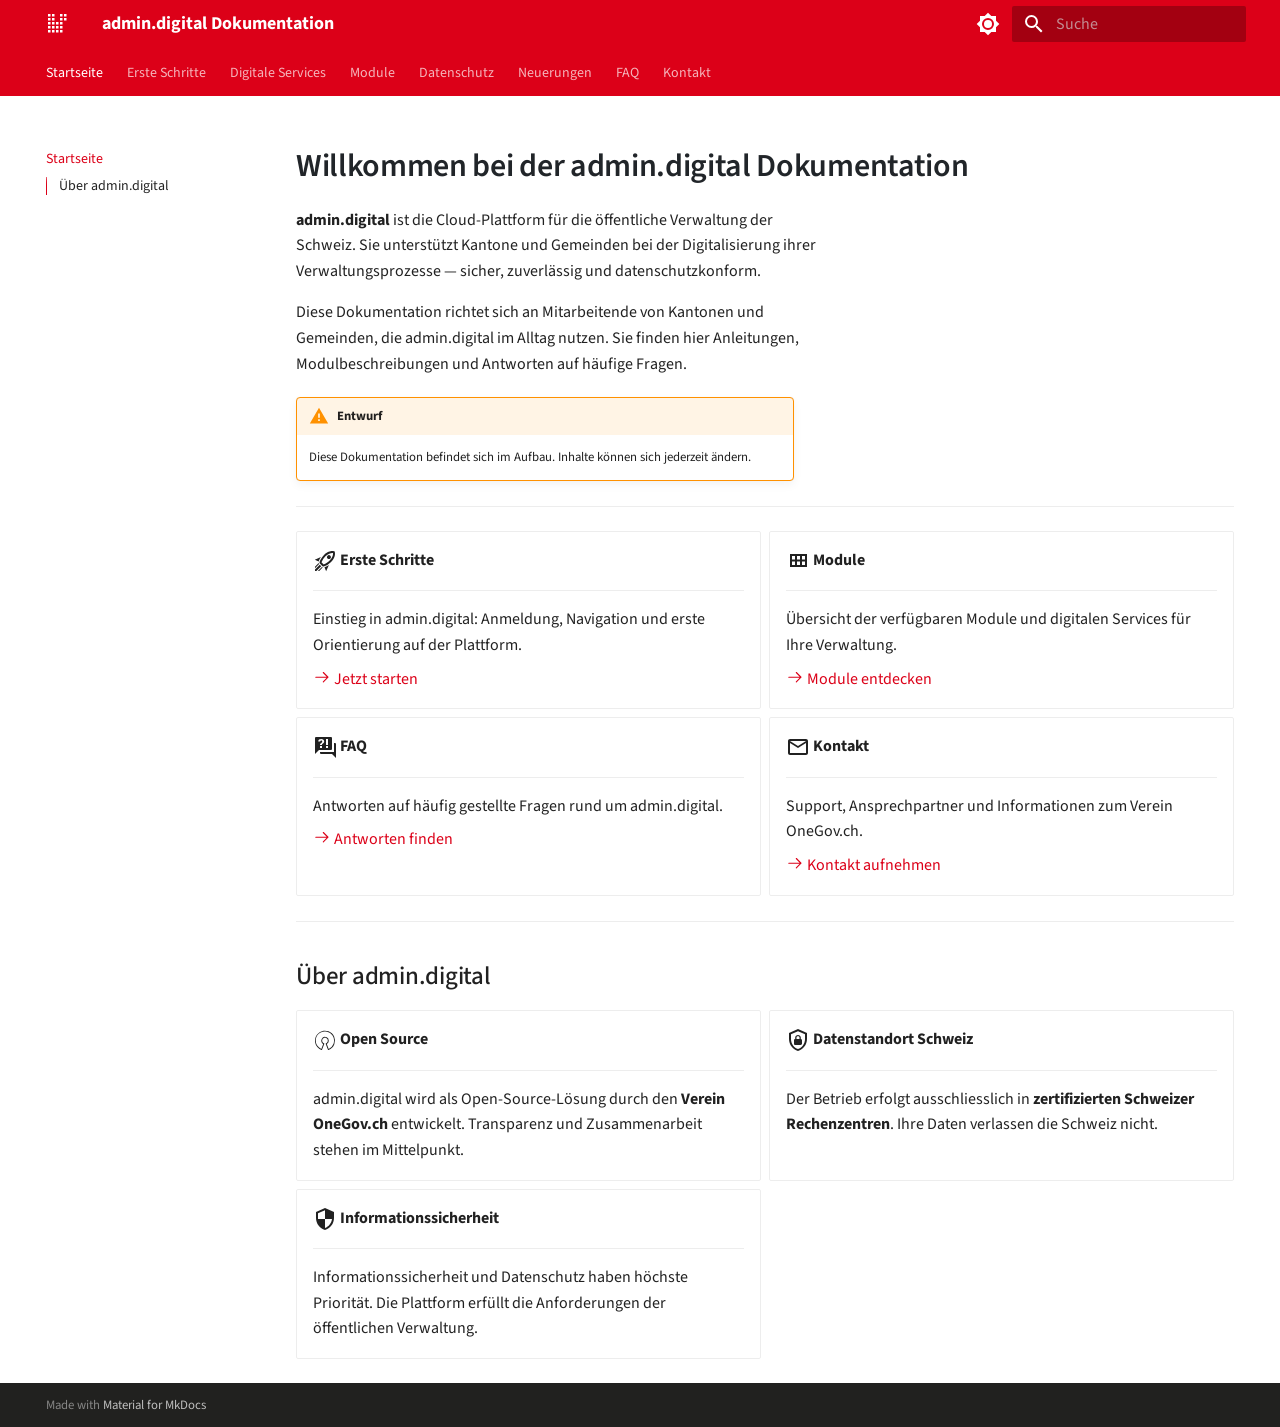
<file: index.html>
<!doctype html>
<html lang="de" class="no-js">
  <head>
    
      <meta charset="utf-8">
      <meta name="viewport" content="width=device-width,initial-scale=1">
      
        <meta name="description" content="Dokumentation der Cloud-Plattform für die öffentliche Verwaltung der Schweiz">
      
      
      
        <link rel="canonical" href="https://docs.admin.digital/">
      
      
      
        <link rel="next" href="erste-schritte/">
      
      
        
      
      
      <link rel="icon" href="img/favicon.svg">
      <meta name="generator" content="mkdocs-1.6.1, mkdocs-material-9.7.1">
    
    
      
        <title>Willkommen bei admin.digital - admin.digital Dokumentation</title>
      
    
    
      <link rel="stylesheet" href="assets/stylesheets/main.484c7ddc.min.css">
      
        
        <link rel="stylesheet" href="assets/stylesheets/palette.ab4e12ef.min.css">
      
      


    
    
      
    
    
      
        
        
        <link rel="preconnect" href="https://fonts.gstatic.com" crossorigin>
        <link rel="stylesheet" href="https://fonts.googleapis.com/css?family=Source+Sans+Pro:300,300i,400,400i,700,700i%7CSource+Code+Pro:400,400i,700,700i&display=fallback">
        <style>:root{--md-text-font:"Source Sans Pro";--md-code-font:"Source Code Pro"}</style>
      
    
    
      <link rel="stylesheet" href="stylesheets/custom.css">
    
    <script>__md_scope=new URL(".",location),__md_hash=e=>[...e].reduce(((e,_)=>(e<<5)-e+_.charCodeAt(0)),0),__md_get=(e,_=localStorage,t=__md_scope)=>JSON.parse(_.getItem(t.pathname+"."+e)),__md_set=(e,_,t=localStorage,a=__md_scope)=>{try{t.setItem(a.pathname+"."+e,JSON.stringify(_))}catch(e){}}</script>
    
      

    
    
  </head>
  
  
    
    
      
    
    
    
    
    <body dir="ltr" data-md-color-scheme="default" data-md-color-primary="custom" data-md-color-accent="custom">
  
    
    <input class="md-toggle" data-md-toggle="drawer" type="checkbox" id="__drawer" autocomplete="off">
    <input class="md-toggle" data-md-toggle="search" type="checkbox" id="__search" autocomplete="off">
    <label class="md-overlay" for="__drawer"></label>
    <div data-md-component="skip">
      
        
        <a href="#willkommen-bei-der-admindigital-dokumentation" class="md-skip">
          Zum Inhalt
        </a>
      
    </div>
    <div data-md-component="announce">
      
    </div>
    
    
      

<header class="md-header" data-md-component="header">
  <nav class="md-header__inner md-grid" aria-label="Kopfzeile">
    <a href="." title="admin.digital Dokumentation" class="md-header__button md-logo" aria-label="admin.digital Dokumentation" data-md-component="logo">
      
  <img src="img/logo.svg" alt="logo">

    </a>
    <label class="md-header__button md-icon" for="__drawer">
      
      <svg xmlns="http://www.w3.org/2000/svg" viewBox="0 0 24 24"><path d="M3 6h18v2H3zm0 5h18v2H3zm0 5h18v2H3z"/></svg>
    </label>
    <div class="md-header__title" data-md-component="header-title">
      <div class="md-header__ellipsis">
        <div class="md-header__topic">
          <span class="md-ellipsis">
            admin.digital Dokumentation
          </span>
        </div>
        <div class="md-header__topic" data-md-component="header-topic">
          <span class="md-ellipsis">
            
              Willkommen bei admin.digital
            
          </span>
        </div>
      </div>
    </div>
    
      
        <form class="md-header__option" data-md-component="palette">
  
    
    
    
    <input class="md-option" data-md-color-media="" data-md-color-scheme="default" data-md-color-primary="custom" data-md-color-accent="custom"  aria-label="Dunkelmodus aktivieren"  type="radio" name="__palette" id="__palette_0">
    
      <label class="md-header__button md-icon" title="Dunkelmodus aktivieren" for="__palette_1" hidden>
        <svg xmlns="http://www.w3.org/2000/svg" viewBox="0 0 24 24"><path d="M12 8a4 4 0 0 0-4 4 4 4 0 0 0 4 4 4 4 0 0 0 4-4 4 4 0 0 0-4-4m0 10a6 6 0 0 1-6-6 6 6 0 0 1 6-6 6 6 0 0 1 6 6 6 6 0 0 1-6 6m8-9.31V4h-4.69L12 .69 8.69 4H4v4.69L.69 12 4 15.31V20h4.69L12 23.31 15.31 20H20v-4.69L23.31 12z"/></svg>
      </label>
    
  
    
    
    
    <input class="md-option" data-md-color-media="" data-md-color-scheme="slate" data-md-color-primary="custom" data-md-color-accent="custom"  aria-label="Hellmodus aktivieren"  type="radio" name="__palette" id="__palette_1">
    
      <label class="md-header__button md-icon" title="Hellmodus aktivieren" for="__palette_0" hidden>
        <svg xmlns="http://www.w3.org/2000/svg" viewBox="0 0 24 24"><path d="M12 18c-.89 0-1.74-.2-2.5-.55C11.56 16.5 13 14.42 13 12s-1.44-4.5-3.5-5.45C10.26 6.2 11.11 6 12 6a6 6 0 0 1 6 6 6 6 0 0 1-6 6m8-9.31V4h-4.69L12 .69 8.69 4H4v4.69L.69 12 4 15.31V20h4.69L12 23.31 15.31 20H20v-4.69L23.31 12z"/></svg>
      </label>
    
  
</form>
      
    
    
      <script>var palette=__md_get("__palette");if(palette&&palette.color){if("(prefers-color-scheme)"===palette.color.media){var media=matchMedia("(prefers-color-scheme: light)"),input=document.querySelector(media.matches?"[data-md-color-media='(prefers-color-scheme: light)']":"[data-md-color-media='(prefers-color-scheme: dark)']");palette.color.media=input.getAttribute("data-md-color-media"),palette.color.scheme=input.getAttribute("data-md-color-scheme"),palette.color.primary=input.getAttribute("data-md-color-primary"),palette.color.accent=input.getAttribute("data-md-color-accent")}for(var[key,value]of Object.entries(palette.color))document.body.setAttribute("data-md-color-"+key,value)}</script>
    
    
    
      
      
        <label class="md-header__button md-icon" for="__search">
          
          <svg xmlns="http://www.w3.org/2000/svg" viewBox="0 0 24 24"><path d="M9.5 3A6.5 6.5 0 0 1 16 9.5c0 1.61-.59 3.09-1.56 4.23l.27.27h.79l5 5-1.5 1.5-5-5v-.79l-.27-.27A6.52 6.52 0 0 1 9.5 16 6.5 6.5 0 0 1 3 9.5 6.5 6.5 0 0 1 9.5 3m0 2C7 5 5 7 5 9.5S7 14 9.5 14 14 12 14 9.5 12 5 9.5 5"/></svg>
        </label>
        <div class="md-search" data-md-component="search" role="dialog">
  <label class="md-search__overlay" for="__search"></label>
  <div class="md-search__inner" role="search">
    <form class="md-search__form" name="search">
      <input type="text" class="md-search__input" name="query" aria-label="Suche" placeholder="Suche" autocapitalize="off" autocorrect="off" autocomplete="off" spellcheck="false" data-md-component="search-query" required>
      <label class="md-search__icon md-icon" for="__search">
        
        <svg xmlns="http://www.w3.org/2000/svg" viewBox="0 0 24 24"><path d="M9.5 3A6.5 6.5 0 0 1 16 9.5c0 1.61-.59 3.09-1.56 4.23l.27.27h.79l5 5-1.5 1.5-5-5v-.79l-.27-.27A6.52 6.52 0 0 1 9.5 16 6.5 6.5 0 0 1 3 9.5 6.5 6.5 0 0 1 9.5 3m0 2C7 5 5 7 5 9.5S7 14 9.5 14 14 12 14 9.5 12 5 9.5 5"/></svg>
        
        <svg xmlns="http://www.w3.org/2000/svg" viewBox="0 0 24 24"><path d="M20 11v2H8l5.5 5.5-1.42 1.42L4.16 12l7.92-7.92L13.5 5.5 8 11z"/></svg>
      </label>
      <nav class="md-search__options" aria-label="Suche">
        
        <button type="reset" class="md-search__icon md-icon" title="Zurücksetzen" aria-label="Zurücksetzen" tabindex="-1">
          
          <svg xmlns="http://www.w3.org/2000/svg" viewBox="0 0 24 24"><path d="M19 6.41 17.59 5 12 10.59 6.41 5 5 6.41 10.59 12 5 17.59 6.41 19 12 13.41 17.59 19 19 17.59 13.41 12z"/></svg>
        </button>
      </nav>
      
        <div class="md-search__suggest" data-md-component="search-suggest"></div>
      
    </form>
    <div class="md-search__output">
      <div class="md-search__scrollwrap" tabindex="0" data-md-scrollfix>
        <div class="md-search-result" data-md-component="search-result">
          <div class="md-search-result__meta">
            Suche wird initialisiert
          </div>
          <ol class="md-search-result__list" role="presentation"></ol>
        </div>
      </div>
    </div>
  </div>
</div>
      
    
    
  </nav>
  
</header>
    
    <div class="md-container" data-md-component="container">
      
      
        
          
            
<nav class="md-tabs" aria-label="Hauptnavigation" data-md-component="tabs">
  <div class="md-grid">
    <ul class="md-tabs__list">
      
        
  
  
  
    
  
  
    <li class="md-tabs__item md-tabs__item--active">
      <a href="." class="md-tabs__link">
        
  
  
    
  
  Startseite

      </a>
    </li>
  

      
        
  
  
  
  
    
    
      <li class="md-tabs__item">
        <a href="erste-schritte/" class="md-tabs__link">
          
  
  
    
  
  Erste Schritte

        </a>
      </li>
    
  

      
        
  
  
  
  
    <li class="md-tabs__item">
      <a href="services/" class="md-tabs__link">
        
  
  
    
  
  Digitale Services

      </a>
    </li>
  

      
        
  
  
  
  
    
    
      <li class="md-tabs__item">
        <a href="module/" class="md-tabs__link">
          
  
  
    
  
  Module

        </a>
      </li>
    
  

      
        
  
  
  
  
    <li class="md-tabs__item">
      <a href="datenschutz/" class="md-tabs__link">
        
  
  
    
  
  Datenschutz

      </a>
    </li>
  

      
        
  
  
  
  
    <li class="md-tabs__item">
      <a href="neuerungen/" class="md-tabs__link">
        
  
  
    
  
  Neuerungen

      </a>
    </li>
  

      
        
  
  
  
  
    
    
      <li class="md-tabs__item">
        <a href="faq/" class="md-tabs__link">
          
  
  
    
  
  FAQ

        </a>
      </li>
    
  

      
        
  
  
  
  
    <li class="md-tabs__item">
      <a href="kontakt/" class="md-tabs__link">
        
  
  
    
  
  Kontakt

      </a>
    </li>
  

      
    </ul>
  </div>
</nav>
          
        
      
      <main class="md-main" data-md-component="main">
        <div class="md-main__inner md-grid">
          
            
              
                
              
              <div class="md-sidebar md-sidebar--primary" data-md-component="sidebar" data-md-type="navigation" >
                <div class="md-sidebar__scrollwrap">
                  <div class="md-sidebar__inner">
                    


  


  

<nav class="md-nav md-nav--primary md-nav--lifted md-nav--integrated" aria-label="Navigation" data-md-level="0">
  <label class="md-nav__title" for="__drawer">
    <a href="." title="admin.digital Dokumentation" class="md-nav__button md-logo" aria-label="admin.digital Dokumentation" data-md-component="logo">
      
  <img src="img/logo.svg" alt="logo">

    </a>
    admin.digital Dokumentation
  </label>
  
  <ul class="md-nav__list" data-md-scrollfix>
    
      
      
  
  
    
  
  
  
    <li class="md-nav__item md-nav__item--active">
      
      <input class="md-nav__toggle md-toggle" type="checkbox" id="__toc">
      
      
        
      
      
        <label class="md-nav__link md-nav__link--active" for="__toc">
          
  
  
  <span class="md-ellipsis">
    
  
    Startseite
  

    
  </span>
  
  

          <span class="md-nav__icon md-icon"></span>
        </label>
      
      <a href="." class="md-nav__link md-nav__link--active">
        
  
  
  <span class="md-ellipsis">
    
  
    Startseite
  

    
  </span>
  
  

      </a>
      
        

<nav class="md-nav md-nav--secondary" aria-label="Inhaltsverzeichnis">
  
  
  
    
  
  
    <label class="md-nav__title" for="__toc">
      <span class="md-nav__icon md-icon"></span>
      Inhaltsverzeichnis
    </label>
    <ul class="md-nav__list" data-md-component="toc" data-md-scrollfix>
      
        <li class="md-nav__item">
  <a href="#uber-admindigital" class="md-nav__link">
    <span class="md-ellipsis">
      
        Über admin.digital
      
    </span>
  </a>
  
</li>
      
    </ul>
  
</nav>
      
    </li>
  

    
      
      
  
  
  
  
    
    
      
        
          
        
      
        
      
    
    
    
      
      
        
      
    
    
    <li class="md-nav__item md-nav__item--nested">
      
        
        
        <input class="md-nav__toggle md-toggle " type="checkbox" id="__nav_2" >
        
          
          <div class="md-nav__link md-nav__container">
            <a href="erste-schritte/" class="md-nav__link ">
              
  
  
  <span class="md-ellipsis">
    
  
    Erste Schritte
  

    
  </span>
  
  

            </a>
            
              
              <label class="md-nav__link " for="__nav_2" id="__nav_2_label" tabindex="0">
                <span class="md-nav__icon md-icon"></span>
              </label>
            
          </div>
        
        <nav class="md-nav" data-md-level="1" aria-labelledby="__nav_2_label" aria-expanded="false">
          <label class="md-nav__title" for="__nav_2">
            <span class="md-nav__icon md-icon"></span>
            
  
    Erste Schritte
  

          </label>
          <ul class="md-nav__list" data-md-scrollfix>
            
              
            
              
                
  
  
  
  
    <li class="md-nav__item">
      <a href="erste-schritte/anmeldung/" class="md-nav__link">
        
  
  
  <span class="md-ellipsis">
    
  
    Anmeldung
  

    
  </span>
  
  

      </a>
    </li>
  

              
            
          </ul>
        </nav>
      
    </li>
  

    
      
      
  
  
  
  
    <li class="md-nav__item">
      <a href="services/" class="md-nav__link">
        
  
  
  <span class="md-ellipsis">
    
  
    Digitale Services
  

    
  </span>
  
  

      </a>
    </li>
  

    
      
      
  
  
  
  
    
    
      
        
          
        
      
    
    
    
      
      
        
      
    
    
    <li class="md-nav__item md-nav__item--nested">
      
        
        
        <input class="md-nav__toggle md-toggle " type="checkbox" id="__nav_4" >
        
          
          <div class="md-nav__link md-nav__container">
            <a href="module/" class="md-nav__link ">
              
  
  
  <span class="md-ellipsis">
    
  
    Module
  

    
  </span>
  
  

            </a>
            
          </div>
        
        <nav class="md-nav" data-md-level="1" aria-labelledby="__nav_4_label" aria-expanded="false">
          <label class="md-nav__title" for="__nav_4">
            <span class="md-nav__icon md-icon"></span>
            
  
    Module
  

          </label>
          <ul class="md-nav__list" data-md-scrollfix>
            
              
            
          </ul>
        </nav>
      
    </li>
  

    
      
      
  
  
  
  
    <li class="md-nav__item">
      <a href="datenschutz/" class="md-nav__link">
        
  
  
  <span class="md-ellipsis">
    
  
    Datenschutz
  

    
  </span>
  
  

      </a>
    </li>
  

    
      
      
  
  
  
  
    <li class="md-nav__item">
      <a href="neuerungen/" class="md-nav__link">
        
  
  
  <span class="md-ellipsis">
    
  
    Neuerungen
  

    
  </span>
  
  

      </a>
    </li>
  

    
      
      
  
  
  
  
    
    
      
        
          
        
      
    
    
    
      
      
        
      
    
    
    <li class="md-nav__item md-nav__item--nested">
      
        
        
        <input class="md-nav__toggle md-toggle " type="checkbox" id="__nav_7" >
        
          
          <div class="md-nav__link md-nav__container">
            <a href="faq/" class="md-nav__link ">
              
  
  
  <span class="md-ellipsis">
    
  
    FAQ
  

    
  </span>
  
  

            </a>
            
          </div>
        
        <nav class="md-nav" data-md-level="1" aria-labelledby="__nav_7_label" aria-expanded="false">
          <label class="md-nav__title" for="__nav_7">
            <span class="md-nav__icon md-icon"></span>
            
  
    FAQ
  

          </label>
          <ul class="md-nav__list" data-md-scrollfix>
            
              
            
          </ul>
        </nav>
      
    </li>
  

    
      
      
  
  
  
  
    <li class="md-nav__item">
      <a href="kontakt/" class="md-nav__link">
        
  
  
  <span class="md-ellipsis">
    
  
    Kontakt
  

    
  </span>
  
  

      </a>
    </li>
  

    
  </ul>
</nav>
                  </div>
                </div>
              </div>
            
            
          
          
            <div class="md-content" data-md-component="content">
              
              <article class="md-content__inner md-typeset">
                
                  
  




<h1 id="willkommen-bei-der-admindigital-dokumentation">Willkommen bei der admin.digital Dokumentation<a class="headerlink" href="#willkommen-bei-der-admindigital-dokumentation" title="Permanent link">&para;</a></h1>
<p><strong>admin.digital</strong> ist die Cloud-Plattform für die öffentliche Verwaltung der Schweiz. Sie unterstützt Kantone und Gemeinden bei der Digitalisierung ihrer Verwaltungsprozesse — sicher, zuverlässig und datenschutzkonform.</p>
<p>Diese Dokumentation richtet sich an Mitarbeitende von Kantonen und Gemeinden, die admin.digital im Alltag nutzen. Sie finden hier Anleitungen, Modulbeschreibungen und Antworten auf häufige Fragen.</p>
<div class="admonition warning">
<p class="admonition-title">Entwurf</p>
<p>Diese Dokumentation befindet sich im Aufbau. Inhalte können sich jederzeit ändern.</p>
</div>
<hr />
<div class="grid cards">
<ul>
<li>
<p><span class="twemoji lg middle"><svg xmlns="http://www.w3.org/2000/svg" viewBox="0 0 24 24"><path d="m13.13 22.19-1.63-3.83c1.57-.58 3.04-1.36 4.4-2.27zM5.64 12.5l-3.83-1.63 6.1-2.77C7 9.46 6.22 10.93 5.64 12.5M19.22 4c.28 0 .53 0 .74.05.17 1.39-.02 4.25-3.3 7.53-1.7 1.71-3.73 3.02-6.01 3.89l-2.15-2.1c.92-2.31 2.23-4.34 3.92-6.03C15.18 4.58 17.64 4 19.22 4m0-2c-1.98 0-4.98.69-8.22 3.93-2.19 2.19-3.5 4.6-4.35 6.71-.28.75-.09 1.57.46 2.13l2.13 2.12c.38.38.89.61 1.42.61.23 0 .47-.06.7-.15A19.1 19.1 0 0 0 18.07 13c5.66-5.66 3.54-10.61 3.54-10.61S20.7 2 19.22 2m-4.68 7.46c-.78-.78-.78-2.05 0-2.83s2.05-.78 2.83 0c.77.78.78 2.05 0 2.83s-2.05.78-2.83 0m-5.66 7.07-1.41-1.41zM6.24 22l3.64-3.64c-.34-.09-.67-.24-.97-.45L4.83 22zM2 22h1.41l4.77-4.76-1.42-1.41L2 20.59zm0-2.83 4.09-4.08c-.21-.3-.36-.62-.45-.97L2 17.76z"/></svg></span> <strong>Erste Schritte</strong></p>
<hr />
<p>Einstieg in admin.digital: Anmeldung, Navigation und erste Orientierung auf der Plattform.</p>
<p><a href="erste-schritte/"><span class="twemoji"><svg xmlns="http://www.w3.org/2000/svg" viewBox="0 0 24 24"><path d="M13.22 19.03a.75.75 0 0 1 0-1.06L18.19 13H3.75a.75.75 0 0 1 0-1.5h14.44l-4.97-4.97a.749.749 0 0 1 .326-1.275.75.75 0 0 1 .734.215l6.25 6.25a.75.75 0 0 1 0 1.06l-6.25 6.25a.75.75 0 0 1-1.06 0"/></svg></span> Jetzt starten</a></p>
</li>
<li>
<p><span class="twemoji lg middle"><svg xmlns="http://www.w3.org/2000/svg" viewBox="0 0 24 24"><path d="M4 5v13h17V5zm10 2v3.5h-3V7zM6 7h3v3.5H6zm0 9v-3.5h3V16zm5 0v-3.5h3V16zm8 0h-3v-3.5h3zm-3-5.5V7h3v3.5z"/></svg></span> <strong>Module</strong></p>
<hr />
<p>Übersicht der verfügbaren Module und digitalen Services für Ihre Verwaltung.</p>
<p><a href="module/"><span class="twemoji"><svg xmlns="http://www.w3.org/2000/svg" viewBox="0 0 24 24"><path d="M13.22 19.03a.75.75 0 0 1 0-1.06L18.19 13H3.75a.75.75 0 0 1 0-1.5h14.44l-4.97-4.97a.749.749 0 0 1 .326-1.275.75.75 0 0 1 .734.215l6.25 6.25a.75.75 0 0 1 0 1.06l-6.25 6.25a.75.75 0 0 1-1.06 0"/></svg></span> Module entdecken</a></p>
</li>
<li>
<p><span class="twemoji lg middle"><svg xmlns="http://www.w3.org/2000/svg" viewBox="0 0 24 24"><path d="M18 15H6l-4 4V3a1 1 0 0 1 1-1h15a1 1 0 0 1 1 1v11a1 1 0 0 1-1 1m5-6v14l-4-4H8a1 1 0 0 1-1-1v-1h14V8h1a1 1 0 0 1 1 1M8.19 4c-.87 0-1.57.2-2.11.59-.52.41-.78.98-.77 1.77l.01.03h1.93c.01-.3.1-.53.28-.69a1 1 0 0 1 .66-.23c.31 0 .57.1.75.28.18.19.26.45.26.75 0 .32-.07.59-.23.82-.14.23-.35.43-.61.59-.51.34-.86.64-1.05.91C7.11 9.08 7 9.5 7 10h2c0-.31.04-.56.13-.74s.26-.36.51-.52c.45-.24.82-.53 1.11-.93s.44-.81.44-1.31c0-.76-.27-1.37-.81-1.82C9.85 4.23 9.12 4 8.19 4M7 11v2h2v-2zm6 2h2v-2h-2zm0-9v6h2V4z"/></svg></span> <strong>FAQ</strong></p>
<hr />
<p>Antworten auf häufig gestellte Fragen rund um admin.digital.</p>
<p><a href="faq/"><span class="twemoji"><svg xmlns="http://www.w3.org/2000/svg" viewBox="0 0 24 24"><path d="M13.22 19.03a.75.75 0 0 1 0-1.06L18.19 13H3.75a.75.75 0 0 1 0-1.5h14.44l-4.97-4.97a.749.749 0 0 1 .326-1.275.75.75 0 0 1 .734.215l6.25 6.25a.75.75 0 0 1 0 1.06l-6.25 6.25a.75.75 0 0 1-1.06 0"/></svg></span> Antworten finden</a></p>
</li>
<li>
<p><span class="twemoji lg middle"><svg xmlns="http://www.w3.org/2000/svg" viewBox="0 0 24 24"><path d="M22 6c0-1.1-.9-2-2-2H4c-1.1 0-2 .9-2 2v12c0 1.1.9 2 2 2h16c1.1 0 2-.9 2-2zm-2 0-8 5-8-5zm0 12H4V8l8 5 8-5z"/></svg></span> <strong>Kontakt</strong></p>
<hr />
<p>Support, Ansprechpartner und Informationen zum Verein OneGov.ch.</p>
<p><a href="kontakt/"><span class="twemoji"><svg xmlns="http://www.w3.org/2000/svg" viewBox="0 0 24 24"><path d="M13.22 19.03a.75.75 0 0 1 0-1.06L18.19 13H3.75a.75.75 0 0 1 0-1.5h14.44l-4.97-4.97a.749.749 0 0 1 .326-1.275.75.75 0 0 1 .734.215l6.25 6.25a.75.75 0 0 1 0 1.06l-6.25 6.25a.75.75 0 0 1-1.06 0"/></svg></span> Kontakt aufnehmen</a></p>
</li>
</ul>
</div>
<hr />
<h2 id="uber-admindigital">Über admin.digital<a class="headerlink" href="#uber-admindigital" title="Permanent link">&para;</a></h2>
<div class="grid cards">
<ul>
<li>
<p><span class="twemoji lg middle"><svg xmlns="http://www.w3.org/2000/svg" viewBox="0 0 24 24"><path d="M15.41 22h-.19a.46.46 0 0 1-.26-.27l-2.22-5.8c-.09-.24.03-.51.26-.61.71-.26 1.28-.82 1.58-1.49.64-1.43 0-3.1-1.43-3.74s-3.1 0-3.74 1.41c-.3.71-.32 1.5-.05 2.19.3.74.89 1.31 1.64 1.59.24.09.37.36.28.61L9 21.69c-.04.12-.13.22-.25.27-.12.04-.25.04-.36 0C3.24 19.97.67 14.18 2.66 9.03s7.78-7.72 12.93-5.73c2.47.96 4.46 2.85 5.54 5.27a9.9 9.9 0 0 1 .2 7.65c-1.01 2.66-3.1 4.78-5.75 5.78zM12 3.59c-4.97-.13-9.1 3.8-9.23 8.77a9.01 9.01 0 0 0 5.55 8.54l1.89-4.9c-1.83-1-2.52-3.28-1.53-5.11a3.784 3.784 0 0 1 5.11-1.53 3.775 3.775 0 0 1 0 6.64l1.89 4.93a9.11 9.11 0 0 0 4.76-5c1.84-4.62-.4-9.85-5.02-11.7A9.1 9.1 0 0 0 12 3.59"/></svg></span> <strong>Open Source</strong></p>
<hr />
<p>admin.digital wird als Open-Source-Lösung durch den <strong>Verein OneGov.ch</strong> entwickelt. Transparenz und Zusammenarbeit stehen im Mittelpunkt.</p>
</li>
<li>
<p><span class="twemoji lg middle"><svg xmlns="http://www.w3.org/2000/svg" viewBox="0 0 24 24"><path d="M21 11c0 5.55-3.84 10.74-9 12-5.16-1.26-9-6.45-9-12V5l9-4 9 4zm-9 10c3.75-1 7-5.46 7-9.78V6.3l-7-3.12L5 6.3v4.92C5 15.54 8.25 20 12 21m2.8-10V9.5C14.8 8.1 13.4 7 12 7S9.2 8.1 9.2 9.5V11c-.6 0-1.2.6-1.2 1.2v3.5c0 .7.6 1.3 1.2 1.3h5.5c.7 0 1.3-.6 1.3-1.2v-3.5c0-.7-.6-1.3-1.2-1.3m-1.3 0h-3V9.5c0-.8.7-1.3 1.5-1.3s1.5.5 1.5 1.3z"/></svg></span> <strong>Datenstandort Schweiz</strong></p>
<hr />
<p>Der Betrieb erfolgt ausschliesslich in <strong>zertifizierten Schweizer Rechenzentren</strong>. Ihre Daten verlassen die Schweiz nicht.</p>
</li>
<li>
<p><span class="twemoji lg middle"><svg xmlns="http://www.w3.org/2000/svg" viewBox="0 0 24 24"><path d="M12 12h7c-.53 4.11-3.28 7.78-7 8.92zH5V6.3l7-3.11M12 1 3 5v6c0 5.55 3.84 10.73 9 12 5.16-1.27 9-6.45 9-12V5z"/></svg></span> <strong>Informationssicherheit</strong></p>
<hr />
<p>Informationssicherheit und Datenschutz haben höchste Priorität. Die Plattform erfüllt die Anforderungen der öffentlichen Verwaltung.</p>
</li>
</ul>
</div>







  
  




  



                
              </article>
            </div>
          
          
<script>var target=document.getElementById(location.hash.slice(1));target&&target.name&&(target.checked=target.name.startsWith("__tabbed_"))</script>
        </div>
        
          <button type="button" class="md-top md-icon" data-md-component="top" hidden>
  
  <svg xmlns="http://www.w3.org/2000/svg" viewBox="0 0 24 24"><path d="M13 20h-2V8l-5.5 5.5-1.42-1.42L12 4.16l7.92 7.92-1.42 1.42L13 8z"/></svg>
  Zurück zum Seitenanfang
</button>
        
      </main>
      
        <footer class="md-footer">
  
  <div class="md-footer-meta md-typeset">
    <div class="md-footer-meta__inner md-grid">
      <div class="md-copyright">
  
  
    Made with
    <a href="https://squidfunk.github.io/mkdocs-material/" target="_blank" rel="noopener">
      Material for MkDocs
    </a>
  
</div>
      
    </div>
  </div>
</footer>
      
    </div>
    <div class="md-dialog" data-md-component="dialog">
      <div class="md-dialog__inner md-typeset"></div>
    </div>
    
    
    
      
      
      <script id="__config" type="application/json">{"annotate": null, "base": ".", "features": ["navigation.tabs", "navigation.sections", "navigation.top", "navigation.indexes", "search.suggest", "search.highlight", "content.code.copy", "toc.integrate"], "search": "assets/javascripts/workers/search.2c215733.min.js", "tags": null, "translations": {"clipboard.copied": "In Zwischenablage kopiert", "clipboard.copy": "In Zwischenablage kopieren", "search.result.more.one": "1 weiteres Suchergebnis auf dieser Seite", "search.result.more.other": "# weitere Suchergebnisse auf dieser Seite", "search.result.none": "Keine Suchergebnisse", "search.result.one": "1 Suchergebnis", "search.result.other": "# Suchergebnisse", "search.result.placeholder": "Suchbegriff eingeben", "search.result.term.missing": "Es fehlt", "select.version": "Version ausw\u00e4hlen"}, "version": null}</script>
    
    
      <script src="assets/javascripts/bundle.79ae519e.min.js"></script>
      
        <script src="javascripts/custom.js"></script>
      
    
  </body>
</html>
</file>
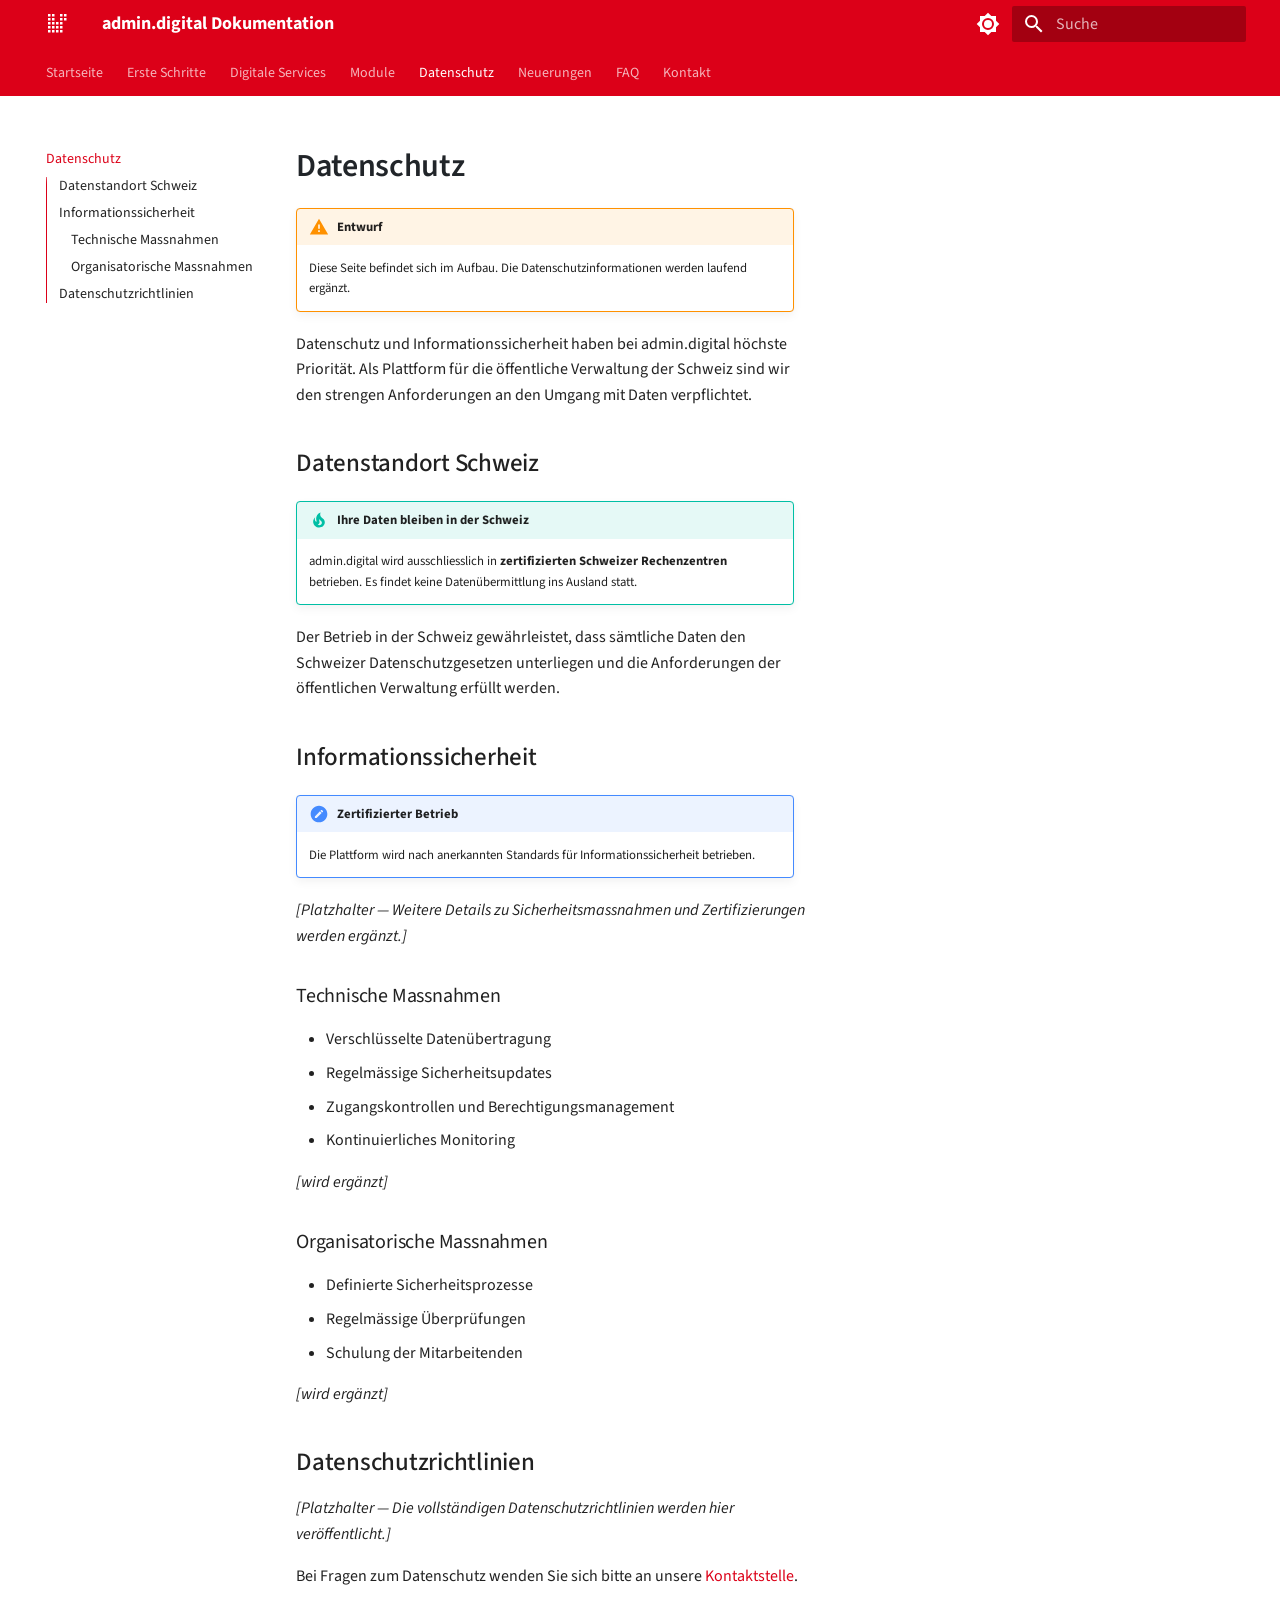
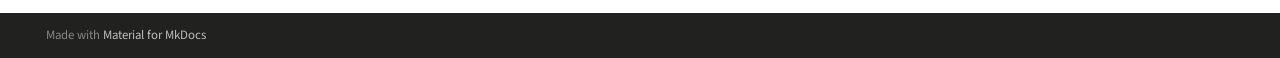
<file: datenschutz/index.html>
<!doctype html>
<html lang="de" class="no-js">
  <head>
    
      <meta charset="utf-8">
      <meta name="viewport" content="width=device-width,initial-scale=1">
      
        <meta name="description" content="Informationen zu Datenschutz und Informationssicherheit bei admin.digital">
      
      
      
        <link rel="canonical" href="https://docs.admin.digital/datenschutz/">
      
      
        <link rel="prev" href="../module/">
      
      
        <link rel="next" href="../neuerungen/">
      
      
        
      
      
      <link rel="icon" href="../img/favicon.svg">
      <meta name="generator" content="mkdocs-1.6.1, mkdocs-material-9.7.1">
    
    
      
        <title>Datenschutz - admin.digital Dokumentation</title>
      
    
    
      <link rel="stylesheet" href="../assets/stylesheets/main.484c7ddc.min.css">
      
        
        <link rel="stylesheet" href="../assets/stylesheets/palette.ab4e12ef.min.css">
      
      


    
    
      
    
    
      
        
        
        <link rel="preconnect" href="https://fonts.gstatic.com" crossorigin>
        <link rel="stylesheet" href="https://fonts.googleapis.com/css?family=Source+Sans+Pro:300,300i,400,400i,700,700i%7CSource+Code+Pro:400,400i,700,700i&display=fallback">
        <style>:root{--md-text-font:"Source Sans Pro";--md-code-font:"Source Code Pro"}</style>
      
    
    
      <link rel="stylesheet" href="../stylesheets/custom.css">
    
    <script>__md_scope=new URL("..",location),__md_hash=e=>[...e].reduce(((e,_)=>(e<<5)-e+_.charCodeAt(0)),0),__md_get=(e,_=localStorage,t=__md_scope)=>JSON.parse(_.getItem(t.pathname+"."+e)),__md_set=(e,_,t=localStorage,a=__md_scope)=>{try{t.setItem(a.pathname+"."+e,JSON.stringify(_))}catch(e){}}</script>
    
      

    
    
  </head>
  
  
    
    
      
    
    
    
    
    <body dir="ltr" data-md-color-scheme="default" data-md-color-primary="custom" data-md-color-accent="custom">
  
    
    <input class="md-toggle" data-md-toggle="drawer" type="checkbox" id="__drawer" autocomplete="off">
    <input class="md-toggle" data-md-toggle="search" type="checkbox" id="__search" autocomplete="off">
    <label class="md-overlay" for="__drawer"></label>
    <div data-md-component="skip">
      
        
        <a href="#datenschutz" class="md-skip">
          Zum Inhalt
        </a>
      
    </div>
    <div data-md-component="announce">
      
    </div>
    
    
      

<header class="md-header" data-md-component="header">
  <nav class="md-header__inner md-grid" aria-label="Kopfzeile">
    <a href=".." title="admin.digital Dokumentation" class="md-header__button md-logo" aria-label="admin.digital Dokumentation" data-md-component="logo">
      
  <img src="../img/logo.svg" alt="logo">

    </a>
    <label class="md-header__button md-icon" for="__drawer">
      
      <svg xmlns="http://www.w3.org/2000/svg" viewBox="0 0 24 24"><path d="M3 6h18v2H3zm0 5h18v2H3zm0 5h18v2H3z"/></svg>
    </label>
    <div class="md-header__title" data-md-component="header-title">
      <div class="md-header__ellipsis">
        <div class="md-header__topic">
          <span class="md-ellipsis">
            admin.digital Dokumentation
          </span>
        </div>
        <div class="md-header__topic" data-md-component="header-topic">
          <span class="md-ellipsis">
            
              Datenschutz
            
          </span>
        </div>
      </div>
    </div>
    
      
        <form class="md-header__option" data-md-component="palette">
  
    
    
    
    <input class="md-option" data-md-color-media="" data-md-color-scheme="default" data-md-color-primary="custom" data-md-color-accent="custom"  aria-label="Dunkelmodus aktivieren"  type="radio" name="__palette" id="__palette_0">
    
      <label class="md-header__button md-icon" title="Dunkelmodus aktivieren" for="__palette_1" hidden>
        <svg xmlns="http://www.w3.org/2000/svg" viewBox="0 0 24 24"><path d="M12 8a4 4 0 0 0-4 4 4 4 0 0 0 4 4 4 4 0 0 0 4-4 4 4 0 0 0-4-4m0 10a6 6 0 0 1-6-6 6 6 0 0 1 6-6 6 6 0 0 1 6 6 6 6 0 0 1-6 6m8-9.31V4h-4.69L12 .69 8.69 4H4v4.69L.69 12 4 15.31V20h4.69L12 23.31 15.31 20H20v-4.69L23.31 12z"/></svg>
      </label>
    
  
    
    
    
    <input class="md-option" data-md-color-media="" data-md-color-scheme="slate" data-md-color-primary="custom" data-md-color-accent="custom"  aria-label="Hellmodus aktivieren"  type="radio" name="__palette" id="__palette_1">
    
      <label class="md-header__button md-icon" title="Hellmodus aktivieren" for="__palette_0" hidden>
        <svg xmlns="http://www.w3.org/2000/svg" viewBox="0 0 24 24"><path d="M12 18c-.89 0-1.74-.2-2.5-.55C11.56 16.5 13 14.42 13 12s-1.44-4.5-3.5-5.45C10.26 6.2 11.11 6 12 6a6 6 0 0 1 6 6 6 6 0 0 1-6 6m8-9.31V4h-4.69L12 .69 8.69 4H4v4.69L.69 12 4 15.31V20h4.69L12 23.31 15.31 20H20v-4.69L23.31 12z"/></svg>
      </label>
    
  
</form>
      
    
    
      <script>var palette=__md_get("__palette");if(palette&&palette.color){if("(prefers-color-scheme)"===palette.color.media){var media=matchMedia("(prefers-color-scheme: light)"),input=document.querySelector(media.matches?"[data-md-color-media='(prefers-color-scheme: light)']":"[data-md-color-media='(prefers-color-scheme: dark)']");palette.color.media=input.getAttribute("data-md-color-media"),palette.color.scheme=input.getAttribute("data-md-color-scheme"),palette.color.primary=input.getAttribute("data-md-color-primary"),palette.color.accent=input.getAttribute("data-md-color-accent")}for(var[key,value]of Object.entries(palette.color))document.body.setAttribute("data-md-color-"+key,value)}</script>
    
    
    
      
      
        <label class="md-header__button md-icon" for="__search">
          
          <svg xmlns="http://www.w3.org/2000/svg" viewBox="0 0 24 24"><path d="M9.5 3A6.5 6.5 0 0 1 16 9.5c0 1.61-.59 3.09-1.56 4.23l.27.27h.79l5 5-1.5 1.5-5-5v-.79l-.27-.27A6.52 6.52 0 0 1 9.5 16 6.5 6.5 0 0 1 3 9.5 6.5 6.5 0 0 1 9.5 3m0 2C7 5 5 7 5 9.5S7 14 9.5 14 14 12 14 9.5 12 5 9.5 5"/></svg>
        </label>
        <div class="md-search" data-md-component="search" role="dialog">
  <label class="md-search__overlay" for="__search"></label>
  <div class="md-search__inner" role="search">
    <form class="md-search__form" name="search">
      <input type="text" class="md-search__input" name="query" aria-label="Suche" placeholder="Suche" autocapitalize="off" autocorrect="off" autocomplete="off" spellcheck="false" data-md-component="search-query" required>
      <label class="md-search__icon md-icon" for="__search">
        
        <svg xmlns="http://www.w3.org/2000/svg" viewBox="0 0 24 24"><path d="M9.5 3A6.5 6.5 0 0 1 16 9.5c0 1.61-.59 3.09-1.56 4.23l.27.27h.79l5 5-1.5 1.5-5-5v-.79l-.27-.27A6.52 6.52 0 0 1 9.5 16 6.5 6.5 0 0 1 3 9.5 6.5 6.5 0 0 1 9.5 3m0 2C7 5 5 7 5 9.5S7 14 9.5 14 14 12 14 9.5 12 5 9.5 5"/></svg>
        
        <svg xmlns="http://www.w3.org/2000/svg" viewBox="0 0 24 24"><path d="M20 11v2H8l5.5 5.5-1.42 1.42L4.16 12l7.92-7.92L13.5 5.5 8 11z"/></svg>
      </label>
      <nav class="md-search__options" aria-label="Suche">
        
        <button type="reset" class="md-search__icon md-icon" title="Zurücksetzen" aria-label="Zurücksetzen" tabindex="-1">
          
          <svg xmlns="http://www.w3.org/2000/svg" viewBox="0 0 24 24"><path d="M19 6.41 17.59 5 12 10.59 6.41 5 5 6.41 10.59 12 5 17.59 6.41 19 12 13.41 17.59 19 19 17.59 13.41 12z"/></svg>
        </button>
      </nav>
      
        <div class="md-search__suggest" data-md-component="search-suggest"></div>
      
    </form>
    <div class="md-search__output">
      <div class="md-search__scrollwrap" tabindex="0" data-md-scrollfix>
        <div class="md-search-result" data-md-component="search-result">
          <div class="md-search-result__meta">
            Suche wird initialisiert
          </div>
          <ol class="md-search-result__list" role="presentation"></ol>
        </div>
      </div>
    </div>
  </div>
</div>
      
    
    
  </nav>
  
</header>
    
    <div class="md-container" data-md-component="container">
      
      
        
          
            
<nav class="md-tabs" aria-label="Hauptnavigation" data-md-component="tabs">
  <div class="md-grid">
    <ul class="md-tabs__list">
      
        
  
  
  
  
    <li class="md-tabs__item">
      <a href=".." class="md-tabs__link">
        
  
  
    
  
  Startseite

      </a>
    </li>
  

      
        
  
  
  
  
    
    
      <li class="md-tabs__item">
        <a href="../erste-schritte/" class="md-tabs__link">
          
  
  
    
  
  Erste Schritte

        </a>
      </li>
    
  

      
        
  
  
  
  
    <li class="md-tabs__item">
      <a href="../services/" class="md-tabs__link">
        
  
  
    
  
  Digitale Services

      </a>
    </li>
  

      
        
  
  
  
  
    
    
      <li class="md-tabs__item">
        <a href="../module/" class="md-tabs__link">
          
  
  
    
  
  Module

        </a>
      </li>
    
  

      
        
  
  
  
    
  
  
    <li class="md-tabs__item md-tabs__item--active">
      <a href="./" class="md-tabs__link">
        
  
  
    
  
  Datenschutz

      </a>
    </li>
  

      
        
  
  
  
  
    <li class="md-tabs__item">
      <a href="../neuerungen/" class="md-tabs__link">
        
  
  
    
  
  Neuerungen

      </a>
    </li>
  

      
        
  
  
  
  
    
    
      <li class="md-tabs__item">
        <a href="../faq/" class="md-tabs__link">
          
  
  
    
  
  FAQ

        </a>
      </li>
    
  

      
        
  
  
  
  
    <li class="md-tabs__item">
      <a href="../kontakt/" class="md-tabs__link">
        
  
  
    
  
  Kontakt

      </a>
    </li>
  

      
    </ul>
  </div>
</nav>
          
        
      
      <main class="md-main" data-md-component="main">
        <div class="md-main__inner md-grid">
          
            
              
              <div class="md-sidebar md-sidebar--primary" data-md-component="sidebar" data-md-type="navigation" >
                <div class="md-sidebar__scrollwrap">
                  <div class="md-sidebar__inner">
                    


  


  

<nav class="md-nav md-nav--primary md-nav--lifted md-nav--integrated" aria-label="Navigation" data-md-level="0">
  <label class="md-nav__title" for="__drawer">
    <a href=".." title="admin.digital Dokumentation" class="md-nav__button md-logo" aria-label="admin.digital Dokumentation" data-md-component="logo">
      
  <img src="../img/logo.svg" alt="logo">

    </a>
    admin.digital Dokumentation
  </label>
  
  <ul class="md-nav__list" data-md-scrollfix>
    
      
      
  
  
  
  
    <li class="md-nav__item">
      <a href=".." class="md-nav__link">
        
  
  
  <span class="md-ellipsis">
    
  
    Startseite
  

    
  </span>
  
  

      </a>
    </li>
  

    
      
      
  
  
  
  
    
    
      
        
          
        
      
        
      
    
    
    
      
      
        
      
    
    
    <li class="md-nav__item md-nav__item--nested">
      
        
        
        <input class="md-nav__toggle md-toggle " type="checkbox" id="__nav_2" >
        
          
          <div class="md-nav__link md-nav__container">
            <a href="../erste-schritte/" class="md-nav__link ">
              
  
  
  <span class="md-ellipsis">
    
  
    Erste Schritte
  

    
  </span>
  
  

            </a>
            
              
              <label class="md-nav__link " for="__nav_2" id="__nav_2_label" tabindex="0">
                <span class="md-nav__icon md-icon"></span>
              </label>
            
          </div>
        
        <nav class="md-nav" data-md-level="1" aria-labelledby="__nav_2_label" aria-expanded="false">
          <label class="md-nav__title" for="__nav_2">
            <span class="md-nav__icon md-icon"></span>
            
  
    Erste Schritte
  

          </label>
          <ul class="md-nav__list" data-md-scrollfix>
            
              
            
              
                
  
  
  
  
    <li class="md-nav__item">
      <a href="../erste-schritte/anmeldung/" class="md-nav__link">
        
  
  
  <span class="md-ellipsis">
    
  
    Anmeldung
  

    
  </span>
  
  

      </a>
    </li>
  

              
            
          </ul>
        </nav>
      
    </li>
  

    
      
      
  
  
  
  
    <li class="md-nav__item">
      <a href="../services/" class="md-nav__link">
        
  
  
  <span class="md-ellipsis">
    
  
    Digitale Services
  

    
  </span>
  
  

      </a>
    </li>
  

    
      
      
  
  
  
  
    
    
      
        
          
        
      
    
    
    
      
      
        
      
    
    
    <li class="md-nav__item md-nav__item--nested">
      
        
        
        <input class="md-nav__toggle md-toggle " type="checkbox" id="__nav_4" >
        
          
          <div class="md-nav__link md-nav__container">
            <a href="../module/" class="md-nav__link ">
              
  
  
  <span class="md-ellipsis">
    
  
    Module
  

    
  </span>
  
  

            </a>
            
          </div>
        
        <nav class="md-nav" data-md-level="1" aria-labelledby="__nav_4_label" aria-expanded="false">
          <label class="md-nav__title" for="__nav_4">
            <span class="md-nav__icon md-icon"></span>
            
  
    Module
  

          </label>
          <ul class="md-nav__list" data-md-scrollfix>
            
              
            
          </ul>
        </nav>
      
    </li>
  

    
      
      
  
  
    
  
  
  
    <li class="md-nav__item md-nav__item--active">
      
      <input class="md-nav__toggle md-toggle" type="checkbox" id="__toc">
      
      
        
      
      
        <label class="md-nav__link md-nav__link--active" for="__toc">
          
  
  
  <span class="md-ellipsis">
    
  
    Datenschutz
  

    
  </span>
  
  

          <span class="md-nav__icon md-icon"></span>
        </label>
      
      <a href="./" class="md-nav__link md-nav__link--active">
        
  
  
  <span class="md-ellipsis">
    
  
    Datenschutz
  

    
  </span>
  
  

      </a>
      
        

<nav class="md-nav md-nav--secondary" aria-label="Inhaltsverzeichnis">
  
  
  
    
  
  
    <label class="md-nav__title" for="__toc">
      <span class="md-nav__icon md-icon"></span>
      Inhaltsverzeichnis
    </label>
    <ul class="md-nav__list" data-md-component="toc" data-md-scrollfix>
      
        <li class="md-nav__item">
  <a href="#datenstandort-schweiz" class="md-nav__link">
    <span class="md-ellipsis">
      
        Datenstandort Schweiz
      
    </span>
  </a>
  
</li>
      
        <li class="md-nav__item">
  <a href="#informationssicherheit" class="md-nav__link">
    <span class="md-ellipsis">
      
        Informationssicherheit
      
    </span>
  </a>
  
    <nav class="md-nav" aria-label="Informationssicherheit">
      <ul class="md-nav__list">
        
          <li class="md-nav__item">
  <a href="#technische-massnahmen" class="md-nav__link">
    <span class="md-ellipsis">
      
        Technische Massnahmen
      
    </span>
  </a>
  
</li>
        
          <li class="md-nav__item">
  <a href="#organisatorische-massnahmen" class="md-nav__link">
    <span class="md-ellipsis">
      
        Organisatorische Massnahmen
      
    </span>
  </a>
  
</li>
        
      </ul>
    </nav>
  
</li>
      
        <li class="md-nav__item">
  <a href="#datenschutzrichtlinien" class="md-nav__link">
    <span class="md-ellipsis">
      
        Datenschutzrichtlinien
      
    </span>
  </a>
  
</li>
      
    </ul>
  
</nav>
      
    </li>
  

    
      
      
  
  
  
  
    <li class="md-nav__item">
      <a href="../neuerungen/" class="md-nav__link">
        
  
  
  <span class="md-ellipsis">
    
  
    Neuerungen
  

    
  </span>
  
  

      </a>
    </li>
  

    
      
      
  
  
  
  
    
    
      
        
          
        
      
    
    
    
      
      
        
      
    
    
    <li class="md-nav__item md-nav__item--nested">
      
        
        
        <input class="md-nav__toggle md-toggle " type="checkbox" id="__nav_7" >
        
          
          <div class="md-nav__link md-nav__container">
            <a href="../faq/" class="md-nav__link ">
              
  
  
  <span class="md-ellipsis">
    
  
    FAQ
  

    
  </span>
  
  

            </a>
            
          </div>
        
        <nav class="md-nav" data-md-level="1" aria-labelledby="__nav_7_label" aria-expanded="false">
          <label class="md-nav__title" for="__nav_7">
            <span class="md-nav__icon md-icon"></span>
            
  
    FAQ
  

          </label>
          <ul class="md-nav__list" data-md-scrollfix>
            
              
            
          </ul>
        </nav>
      
    </li>
  

    
      
      
  
  
  
  
    <li class="md-nav__item">
      <a href="../kontakt/" class="md-nav__link">
        
  
  
  <span class="md-ellipsis">
    
  
    Kontakt
  

    
  </span>
  
  

      </a>
    </li>
  

    
  </ul>
</nav>
                  </div>
                </div>
              </div>
            
            
          
          
            <div class="md-content" data-md-component="content">
              
              <article class="md-content__inner md-typeset">
                
                  



<h1 id="datenschutz">Datenschutz<a class="headerlink" href="#datenschutz" title="Permanent link">&para;</a></h1>
<div class="admonition warning">
<p class="admonition-title">Entwurf</p>
<p>Diese Seite befindet sich im Aufbau. Die Datenschutzinformationen werden laufend ergänzt.</p>
</div>
<p>Datenschutz und Informationssicherheit haben bei admin.digital höchste Priorität. Als Plattform für die öffentliche Verwaltung der Schweiz sind wir den strengen Anforderungen an den Umgang mit Daten verpflichtet.</p>
<h2 id="datenstandort-schweiz">Datenstandort Schweiz<a class="headerlink" href="#datenstandort-schweiz" title="Permanent link">&para;</a></h2>
<div class="admonition tip">
<p class="admonition-title">Ihre Daten bleiben in der Schweiz</p>
<p>admin.digital wird ausschliesslich in <strong>zertifizierten Schweizer Rechenzentren</strong> betrieben. Es findet keine Datenübermittlung ins Ausland statt.</p>
</div>
<p>Der Betrieb in der Schweiz gewährleistet, dass sämtliche Daten den Schweizer Datenschutzgesetzen unterliegen und die Anforderungen der öffentlichen Verwaltung erfüllt werden.</p>
<h2 id="informationssicherheit">Informationssicherheit<a class="headerlink" href="#informationssicherheit" title="Permanent link">&para;</a></h2>
<div class="admonition note">
<p class="admonition-title">Zertifizierter Betrieb</p>
<p>Die Plattform wird nach anerkannten Standards für Informationssicherheit betrieben.</p>
</div>
<p><em>[Platzhalter — Weitere Details zu Sicherheitsmassnahmen und Zertifizierungen werden ergänzt.]</em></p>
<h3 id="technische-massnahmen">Technische Massnahmen<a class="headerlink" href="#technische-massnahmen" title="Permanent link">&para;</a></h3>
<ul>
<li>Verschlüsselte Datenübertragung</li>
<li>Regelmässige Sicherheitsupdates</li>
<li>Zugangskontrollen und Berechtigungsmanagement</li>
<li>Kontinuierliches Monitoring</li>
</ul>
<p><em>[wird ergänzt]</em></p>
<h3 id="organisatorische-massnahmen">Organisatorische Massnahmen<a class="headerlink" href="#organisatorische-massnahmen" title="Permanent link">&para;</a></h3>
<ul>
<li>Definierte Sicherheitsprozesse</li>
<li>Regelmässige Überprüfungen</li>
<li>Schulung der Mitarbeitenden</li>
</ul>
<p><em>[wird ergänzt]</em></p>
<h2 id="datenschutzrichtlinien">Datenschutzrichtlinien<a class="headerlink" href="#datenschutzrichtlinien" title="Permanent link">&para;</a></h2>
<p><em>[Platzhalter — Die vollständigen Datenschutzrichtlinien werden hier veröffentlicht.]</em></p>
<p>Bei Fragen zum Datenschutz wenden Sie sich bitte an unsere <a href="../kontakt/">Kontaktstelle</a>.</p>







  
  






                
              </article>
            </div>
          
          
<script>var target=document.getElementById(location.hash.slice(1));target&&target.name&&(target.checked=target.name.startsWith("__tabbed_"))</script>
        </div>
        
          <button type="button" class="md-top md-icon" data-md-component="top" hidden>
  
  <svg xmlns="http://www.w3.org/2000/svg" viewBox="0 0 24 24"><path d="M13 20h-2V8l-5.5 5.5-1.42-1.42L12 4.16l7.92 7.92-1.42 1.42L13 8z"/></svg>
  Zurück zum Seitenanfang
</button>
        
      </main>
      
        <footer class="md-footer">
  
  <div class="md-footer-meta md-typeset">
    <div class="md-footer-meta__inner md-grid">
      <div class="md-copyright">
  
  
    Made with
    <a href="https://squidfunk.github.io/mkdocs-material/" target="_blank" rel="noopener">
      Material for MkDocs
    </a>
  
</div>
      
    </div>
  </div>
</footer>
      
    </div>
    <div class="md-dialog" data-md-component="dialog">
      <div class="md-dialog__inner md-typeset"></div>
    </div>
    
    
    
      
      
      <script id="__config" type="application/json">{"annotate": null, "base": "..", "features": ["navigation.tabs", "navigation.sections", "navigation.top", "navigation.indexes", "search.suggest", "search.highlight", "content.code.copy", "toc.integrate"], "search": "../assets/javascripts/workers/search.2c215733.min.js", "tags": null, "translations": {"clipboard.copied": "In Zwischenablage kopiert", "clipboard.copy": "In Zwischenablage kopieren", "search.result.more.one": "1 weiteres Suchergebnis auf dieser Seite", "search.result.more.other": "# weitere Suchergebnisse auf dieser Seite", "search.result.none": "Keine Suchergebnisse", "search.result.one": "1 Suchergebnis", "search.result.other": "# Suchergebnisse", "search.result.placeholder": "Suchbegriff eingeben", "search.result.term.missing": "Es fehlt", "select.version": "Version ausw\u00e4hlen"}, "version": null}</script>
    
    
      <script src="../assets/javascripts/bundle.79ae519e.min.js"></script>
      
        <script src="../javascripts/custom.js"></script>
      
    
  </body>
</html>
</file>
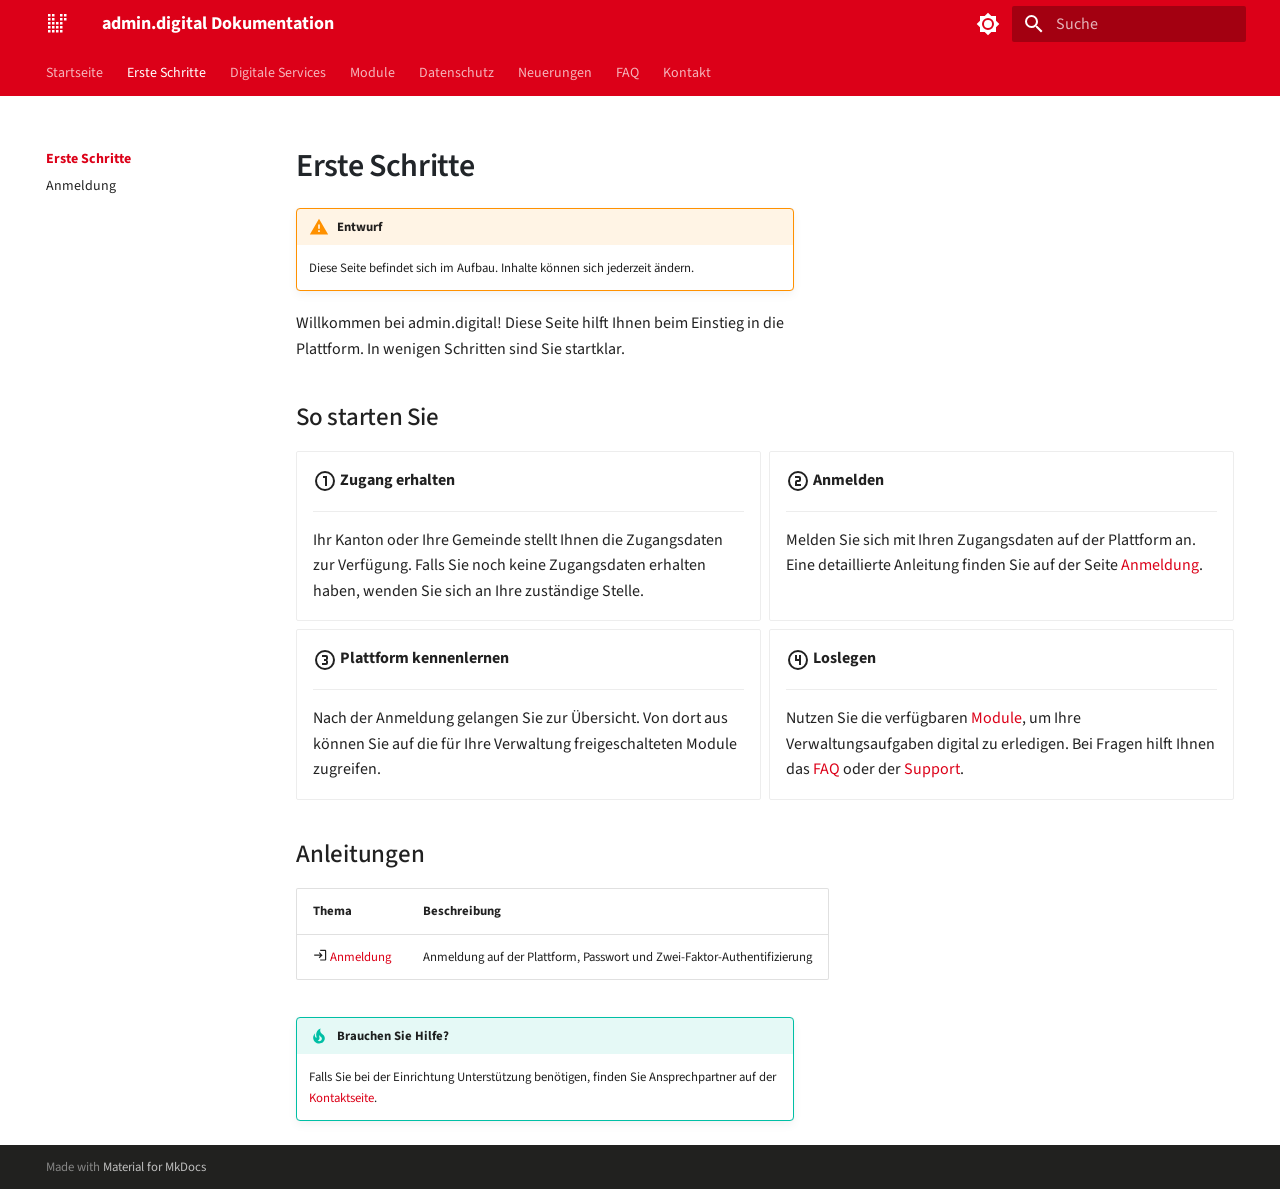
<file: erste-schritte/index.html>
<!doctype html>
<html lang="de" class="no-js">
  <head>
    
      <meta charset="utf-8">
      <meta name="viewport" content="width=device-width,initial-scale=1">
      
        <meta name="description" content="Einstieg in admin.digital — Anmeldung, Navigation und erste Orientierung">
      
      
      
        <link rel="canonical" href="https://docs.admin.digital/erste-schritte/">
      
      
        <link rel="prev" href="..">
      
      
        <link rel="next" href="anmeldung/">
      
      
        
      
      
      <link rel="icon" href="../img/favicon.svg">
      <meta name="generator" content="mkdocs-1.6.1, mkdocs-material-9.7.1">
    
    
      
        <title>Erste Schritte - admin.digital Dokumentation</title>
      
    
    
      <link rel="stylesheet" href="../assets/stylesheets/main.484c7ddc.min.css">
      
        
        <link rel="stylesheet" href="../assets/stylesheets/palette.ab4e12ef.min.css">
      
      


    
    
      
    
    
      
        
        
        <link rel="preconnect" href="https://fonts.gstatic.com" crossorigin>
        <link rel="stylesheet" href="https://fonts.googleapis.com/css?family=Source+Sans+Pro:300,300i,400,400i,700,700i%7CSource+Code+Pro:400,400i,700,700i&display=fallback">
        <style>:root{--md-text-font:"Source Sans Pro";--md-code-font:"Source Code Pro"}</style>
      
    
    
      <link rel="stylesheet" href="../stylesheets/custom.css">
    
    <script>__md_scope=new URL("..",location),__md_hash=e=>[...e].reduce(((e,_)=>(e<<5)-e+_.charCodeAt(0)),0),__md_get=(e,_=localStorage,t=__md_scope)=>JSON.parse(_.getItem(t.pathname+"."+e)),__md_set=(e,_,t=localStorage,a=__md_scope)=>{try{t.setItem(a.pathname+"."+e,JSON.stringify(_))}catch(e){}}</script>
    
      

    
    
  </head>
  
  
    
    
      
    
    
    
    
    <body dir="ltr" data-md-color-scheme="default" data-md-color-primary="custom" data-md-color-accent="custom">
  
    
    <input class="md-toggle" data-md-toggle="drawer" type="checkbox" id="__drawer" autocomplete="off">
    <input class="md-toggle" data-md-toggle="search" type="checkbox" id="__search" autocomplete="off">
    <label class="md-overlay" for="__drawer"></label>
    <div data-md-component="skip">
      
        
        <a href="#erste-schritte" class="md-skip">
          Zum Inhalt
        </a>
      
    </div>
    <div data-md-component="announce">
      
    </div>
    
    
      

<header class="md-header" data-md-component="header">
  <nav class="md-header__inner md-grid" aria-label="Kopfzeile">
    <a href=".." title="admin.digital Dokumentation" class="md-header__button md-logo" aria-label="admin.digital Dokumentation" data-md-component="logo">
      
  <img src="../img/logo.svg" alt="logo">

    </a>
    <label class="md-header__button md-icon" for="__drawer">
      
      <svg xmlns="http://www.w3.org/2000/svg" viewBox="0 0 24 24"><path d="M3 6h18v2H3zm0 5h18v2H3zm0 5h18v2H3z"/></svg>
    </label>
    <div class="md-header__title" data-md-component="header-title">
      <div class="md-header__ellipsis">
        <div class="md-header__topic">
          <span class="md-ellipsis">
            admin.digital Dokumentation
          </span>
        </div>
        <div class="md-header__topic" data-md-component="header-topic">
          <span class="md-ellipsis">
            
              Erste Schritte
            
          </span>
        </div>
      </div>
    </div>
    
      
        <form class="md-header__option" data-md-component="palette">
  
    
    
    
    <input class="md-option" data-md-color-media="" data-md-color-scheme="default" data-md-color-primary="custom" data-md-color-accent="custom"  aria-label="Dunkelmodus aktivieren"  type="radio" name="__palette" id="__palette_0">
    
      <label class="md-header__button md-icon" title="Dunkelmodus aktivieren" for="__palette_1" hidden>
        <svg xmlns="http://www.w3.org/2000/svg" viewBox="0 0 24 24"><path d="M12 8a4 4 0 0 0-4 4 4 4 0 0 0 4 4 4 4 0 0 0 4-4 4 4 0 0 0-4-4m0 10a6 6 0 0 1-6-6 6 6 0 0 1 6-6 6 6 0 0 1 6 6 6 6 0 0 1-6 6m8-9.31V4h-4.69L12 .69 8.69 4H4v4.69L.69 12 4 15.31V20h4.69L12 23.31 15.31 20H20v-4.69L23.31 12z"/></svg>
      </label>
    
  
    
    
    
    <input class="md-option" data-md-color-media="" data-md-color-scheme="slate" data-md-color-primary="custom" data-md-color-accent="custom"  aria-label="Hellmodus aktivieren"  type="radio" name="__palette" id="__palette_1">
    
      <label class="md-header__button md-icon" title="Hellmodus aktivieren" for="__palette_0" hidden>
        <svg xmlns="http://www.w3.org/2000/svg" viewBox="0 0 24 24"><path d="M12 18c-.89 0-1.74-.2-2.5-.55C11.56 16.5 13 14.42 13 12s-1.44-4.5-3.5-5.45C10.26 6.2 11.11 6 12 6a6 6 0 0 1 6 6 6 6 0 0 1-6 6m8-9.31V4h-4.69L12 .69 8.69 4H4v4.69L.69 12 4 15.31V20h4.69L12 23.31 15.31 20H20v-4.69L23.31 12z"/></svg>
      </label>
    
  
</form>
      
    
    
      <script>var palette=__md_get("__palette");if(palette&&palette.color){if("(prefers-color-scheme)"===palette.color.media){var media=matchMedia("(prefers-color-scheme: light)"),input=document.querySelector(media.matches?"[data-md-color-media='(prefers-color-scheme: light)']":"[data-md-color-media='(prefers-color-scheme: dark)']");palette.color.media=input.getAttribute("data-md-color-media"),palette.color.scheme=input.getAttribute("data-md-color-scheme"),palette.color.primary=input.getAttribute("data-md-color-primary"),palette.color.accent=input.getAttribute("data-md-color-accent")}for(var[key,value]of Object.entries(palette.color))document.body.setAttribute("data-md-color-"+key,value)}</script>
    
    
    
      
      
        <label class="md-header__button md-icon" for="__search">
          
          <svg xmlns="http://www.w3.org/2000/svg" viewBox="0 0 24 24"><path d="M9.5 3A6.5 6.5 0 0 1 16 9.5c0 1.61-.59 3.09-1.56 4.23l.27.27h.79l5 5-1.5 1.5-5-5v-.79l-.27-.27A6.52 6.52 0 0 1 9.5 16 6.5 6.5 0 0 1 3 9.5 6.5 6.5 0 0 1 9.5 3m0 2C7 5 5 7 5 9.5S7 14 9.5 14 14 12 14 9.5 12 5 9.5 5"/></svg>
        </label>
        <div class="md-search" data-md-component="search" role="dialog">
  <label class="md-search__overlay" for="__search"></label>
  <div class="md-search__inner" role="search">
    <form class="md-search__form" name="search">
      <input type="text" class="md-search__input" name="query" aria-label="Suche" placeholder="Suche" autocapitalize="off" autocorrect="off" autocomplete="off" spellcheck="false" data-md-component="search-query" required>
      <label class="md-search__icon md-icon" for="__search">
        
        <svg xmlns="http://www.w3.org/2000/svg" viewBox="0 0 24 24"><path d="M9.5 3A6.5 6.5 0 0 1 16 9.5c0 1.61-.59 3.09-1.56 4.23l.27.27h.79l5 5-1.5 1.5-5-5v-.79l-.27-.27A6.52 6.52 0 0 1 9.5 16 6.5 6.5 0 0 1 3 9.5 6.5 6.5 0 0 1 9.5 3m0 2C7 5 5 7 5 9.5S7 14 9.5 14 14 12 14 9.5 12 5 9.5 5"/></svg>
        
        <svg xmlns="http://www.w3.org/2000/svg" viewBox="0 0 24 24"><path d="M20 11v2H8l5.5 5.5-1.42 1.42L4.16 12l7.92-7.92L13.5 5.5 8 11z"/></svg>
      </label>
      <nav class="md-search__options" aria-label="Suche">
        
        <button type="reset" class="md-search__icon md-icon" title="Zurücksetzen" aria-label="Zurücksetzen" tabindex="-1">
          
          <svg xmlns="http://www.w3.org/2000/svg" viewBox="0 0 24 24"><path d="M19 6.41 17.59 5 12 10.59 6.41 5 5 6.41 10.59 12 5 17.59 6.41 19 12 13.41 17.59 19 19 17.59 13.41 12z"/></svg>
        </button>
      </nav>
      
        <div class="md-search__suggest" data-md-component="search-suggest"></div>
      
    </form>
    <div class="md-search__output">
      <div class="md-search__scrollwrap" tabindex="0" data-md-scrollfix>
        <div class="md-search-result" data-md-component="search-result">
          <div class="md-search-result__meta">
            Suche wird initialisiert
          </div>
          <ol class="md-search-result__list" role="presentation"></ol>
        </div>
      </div>
    </div>
  </div>
</div>
      
    
    
  </nav>
  
</header>
    
    <div class="md-container" data-md-component="container">
      
      
        
          
            
<nav class="md-tabs" aria-label="Hauptnavigation" data-md-component="tabs">
  <div class="md-grid">
    <ul class="md-tabs__list">
      
        
  
  
  
  
    <li class="md-tabs__item">
      <a href=".." class="md-tabs__link">
        
  
  
    
  
  Startseite

      </a>
    </li>
  

      
        
  
  
  
    
  
  
    
    
      <li class="md-tabs__item md-tabs__item--active">
        <a href="./" class="md-tabs__link">
          
  
  
    
  
  Erste Schritte

        </a>
      </li>
    
  

      
        
  
  
  
  
    <li class="md-tabs__item">
      <a href="../services/" class="md-tabs__link">
        
  
  
    
  
  Digitale Services

      </a>
    </li>
  

      
        
  
  
  
  
    
    
      <li class="md-tabs__item">
        <a href="../module/" class="md-tabs__link">
          
  
  
    
  
  Module

        </a>
      </li>
    
  

      
        
  
  
  
  
    <li class="md-tabs__item">
      <a href="../datenschutz/" class="md-tabs__link">
        
  
  
    
  
  Datenschutz

      </a>
    </li>
  

      
        
  
  
  
  
    <li class="md-tabs__item">
      <a href="../neuerungen/" class="md-tabs__link">
        
  
  
    
  
  Neuerungen

      </a>
    </li>
  

      
        
  
  
  
  
    
    
      <li class="md-tabs__item">
        <a href="../faq/" class="md-tabs__link">
          
  
  
    
  
  FAQ

        </a>
      </li>
    
  

      
        
  
  
  
  
    <li class="md-tabs__item">
      <a href="../kontakt/" class="md-tabs__link">
        
  
  
    
  
  Kontakt

      </a>
    </li>
  

      
    </ul>
  </div>
</nav>
          
        
      
      <main class="md-main" data-md-component="main">
        <div class="md-main__inner md-grid">
          
            
              
              <div class="md-sidebar md-sidebar--primary" data-md-component="sidebar" data-md-type="navigation" >
                <div class="md-sidebar__scrollwrap">
                  <div class="md-sidebar__inner">
                    


  


  

<nav class="md-nav md-nav--primary md-nav--lifted md-nav--integrated" aria-label="Navigation" data-md-level="0">
  <label class="md-nav__title" for="__drawer">
    <a href=".." title="admin.digital Dokumentation" class="md-nav__button md-logo" aria-label="admin.digital Dokumentation" data-md-component="logo">
      
  <img src="../img/logo.svg" alt="logo">

    </a>
    admin.digital Dokumentation
  </label>
  
  <ul class="md-nav__list" data-md-scrollfix>
    
      
      
  
  
  
  
    <li class="md-nav__item">
      <a href=".." class="md-nav__link">
        
  
  
  <span class="md-ellipsis">
    
  
    Startseite
  

    
  </span>
  
  

      </a>
    </li>
  

    
      
      
  
  
    
  
  
  
    
    
      
        
          
        
      
        
      
    
    
    
      
        
        
      
      
        
      
    
    
    <li class="md-nav__item md-nav__item--active md-nav__item--section md-nav__item--nested">
      
        
        
        <input class="md-nav__toggle md-toggle " type="checkbox" id="__nav_2" checked>
        
          
          <div class="md-nav__link md-nav__container">
            <a href="./" class="md-nav__link md-nav__link--active">
              
  
  
  <span class="md-ellipsis">
    
  
    Erste Schritte
  

    
  </span>
  
  

            </a>
            
              
              <label class="md-nav__link md-nav__link--active" for="__nav_2" id="__nav_2_label" tabindex="">
                <span class="md-nav__icon md-icon"></span>
              </label>
            
          </div>
        
        <nav class="md-nav" data-md-level="1" aria-labelledby="__nav_2_label" aria-expanded="true">
          <label class="md-nav__title" for="__nav_2">
            <span class="md-nav__icon md-icon"></span>
            
  
    Erste Schritte
  

          </label>
          <ul class="md-nav__list" data-md-scrollfix>
            
              
            
              
                
  
  
  
  
    <li class="md-nav__item">
      <a href="anmeldung/" class="md-nav__link">
        
  
  
  <span class="md-ellipsis">
    
  
    Anmeldung
  

    
  </span>
  
  

      </a>
    </li>
  

              
            
          </ul>
        </nav>
      
    </li>
  

    
      
      
  
  
  
  
    <li class="md-nav__item">
      <a href="../services/" class="md-nav__link">
        
  
  
  <span class="md-ellipsis">
    
  
    Digitale Services
  

    
  </span>
  
  

      </a>
    </li>
  

    
      
      
  
  
  
  
    
    
      
        
          
        
      
    
    
    
      
      
        
      
    
    
    <li class="md-nav__item md-nav__item--nested">
      
        
        
        <input class="md-nav__toggle md-toggle " type="checkbox" id="__nav_4" >
        
          
          <div class="md-nav__link md-nav__container">
            <a href="../module/" class="md-nav__link ">
              
  
  
  <span class="md-ellipsis">
    
  
    Module
  

    
  </span>
  
  

            </a>
            
          </div>
        
        <nav class="md-nav" data-md-level="1" aria-labelledby="__nav_4_label" aria-expanded="false">
          <label class="md-nav__title" for="__nav_4">
            <span class="md-nav__icon md-icon"></span>
            
  
    Module
  

          </label>
          <ul class="md-nav__list" data-md-scrollfix>
            
              
            
          </ul>
        </nav>
      
    </li>
  

    
      
      
  
  
  
  
    <li class="md-nav__item">
      <a href="../datenschutz/" class="md-nav__link">
        
  
  
  <span class="md-ellipsis">
    
  
    Datenschutz
  

    
  </span>
  
  

      </a>
    </li>
  

    
      
      
  
  
  
  
    <li class="md-nav__item">
      <a href="../neuerungen/" class="md-nav__link">
        
  
  
  <span class="md-ellipsis">
    
  
    Neuerungen
  

    
  </span>
  
  

      </a>
    </li>
  

    
      
      
  
  
  
  
    
    
      
        
          
        
      
    
    
    
      
      
        
      
    
    
    <li class="md-nav__item md-nav__item--nested">
      
        
        
        <input class="md-nav__toggle md-toggle " type="checkbox" id="__nav_7" >
        
          
          <div class="md-nav__link md-nav__container">
            <a href="../faq/" class="md-nav__link ">
              
  
  
  <span class="md-ellipsis">
    
  
    FAQ
  

    
  </span>
  
  

            </a>
            
          </div>
        
        <nav class="md-nav" data-md-level="1" aria-labelledby="__nav_7_label" aria-expanded="false">
          <label class="md-nav__title" for="__nav_7">
            <span class="md-nav__icon md-icon"></span>
            
  
    FAQ
  

          </label>
          <ul class="md-nav__list" data-md-scrollfix>
            
              
            
          </ul>
        </nav>
      
    </li>
  

    
      
      
  
  
  
  
    <li class="md-nav__item">
      <a href="../kontakt/" class="md-nav__link">
        
  
  
  <span class="md-ellipsis">
    
  
    Kontakt
  

    
  </span>
  
  

      </a>
    </li>
  

    
  </ul>
</nav>
                  </div>
                </div>
              </div>
            
            
          
          
            <div class="md-content" data-md-component="content">
              
              <article class="md-content__inner md-typeset">
                
                  



<h1 id="erste-schritte">Erste Schritte<a class="headerlink" href="#erste-schritte" title="Permanent link">&para;</a></h1>
<div class="admonition warning">
<p class="admonition-title">Entwurf</p>
<p>Diese Seite befindet sich im Aufbau. Inhalte können sich jederzeit ändern.</p>
</div>
<p>Willkommen bei admin.digital! Diese Seite hilft Ihnen beim Einstieg in die Plattform. In wenigen Schritten sind Sie startklar.</p>
<h2 id="so-starten-sie">So starten Sie<a class="headerlink" href="#so-starten-sie" title="Permanent link">&para;</a></h2>
<div class="grid cards">
<ul>
<li>
<p><span class="twemoji lg middle"><svg xmlns="http://www.w3.org/2000/svg" viewBox="0 0 24 24"><path d="M10 7h4v10h-2V9h-2zm2-5a10 10 0 0 1 10 10 10 10 0 0 1-10 10A10 10 0 0 1 2 12 10 10 0 0 1 12 2m0 2a8 8 0 0 0-8 8 8 8 0 0 0 8 8 8 8 0 0 0 8-8 8 8 0 0 0-8-8"/></svg></span> <strong>Zugang erhalten</strong></p>
<hr />
<p>Ihr Kanton oder Ihre Gemeinde stellt Ihnen die Zugangsdaten zur Verfügung. Falls Sie noch keine Zugangsdaten erhalten haben, wenden Sie sich an Ihre zuständige Stelle.</p>
<!-- TODO: Link zu einer Seite mit Informationen zur Beantragung von Zugangsdaten -->
</li>
<li>
<p><span class="twemoji lg middle"><svg xmlns="http://www.w3.org/2000/svg" viewBox="0 0 24 24"><path d="M9 7h4a2 2 0 0 1 2 2v2a2 2 0 0 1-2 2h-2v2h4v2H9v-4a2 2 0 0 1 2-2h2V9H9zm3-5a10 10 0 0 1 10 10 10 10 0 0 1-10 10A10 10 0 0 1 2 12 10 10 0 0 1 12 2m0 2a8 8 0 0 0-8 8 8 8 0 0 0 8 8 8 8 0 0 0 8-8 8 8 0 0 0-8-8"/></svg></span> <strong>Anmelden</strong></p>
<hr />
<p>Melden Sie sich mit Ihren Zugangsdaten auf der Plattform an. Eine detaillierte Anleitung finden Sie auf der Seite <a href="anmeldung/">Anmeldung</a>.</p>
</li>
<li>
<p><span class="twemoji lg middle"><svg xmlns="http://www.w3.org/2000/svg" viewBox="0 0 24 24"><path d="M15 15a2 2 0 0 1-2 2H9v-2h4v-2h-2v-2h2V9H9V7h4a2 2 0 0 1 2 2v1.5a1.5 1.5 0 0 1-1.5 1.5 1.5 1.5 0 0 1 1.5 1.5zM12 2a10 10 0 0 1 10 10 10 10 0 0 1-10 10A10 10 0 0 1 2 12 10 10 0 0 1 12 2m0 2a8 8 0 0 0-8 8 8 8 0 0 0 8 8 8 8 0 0 0 8-8 8 8 0 0 0-8-8"/></svg></span> <strong>Plattform kennenlernen</strong></p>
<hr />
<p>Nach der Anmeldung gelangen Sie zur Übersicht. Von dort aus können Sie auf die für Ihre Verwaltung freigeschalteten Module zugreifen.</p>
<!-- TODO: Link zu einer Seite mit Übersicht der Benutzeroberfläche -->
</li>
<li>
<p><span class="twemoji lg middle"><svg xmlns="http://www.w3.org/2000/svg" viewBox="0 0 24 24"><path d="M9 7h2v4h2V7h2v10h-2v-4H9zm3-5a10 10 0 0 1 10 10 10 10 0 0 1-10 10A10 10 0 0 1 2 12 10 10 0 0 1 12 2m0 2a8 8 0 0 0-8 8 8 8 0 0 0 8 8 8 8 0 0 0 8-8 8 8 0 0 0-8-8"/></svg></span> <strong>Loslegen</strong></p>
<hr />
<p>Nutzen Sie die verfügbaren <a href="../module/">Module</a>, um Ihre Verwaltungsaufgaben digital zu erledigen. Bei Fragen hilft Ihnen das <a href="../faq/">FAQ</a> oder der <a href="../kontakt/">Support</a>.</p>
</li>
</ul>
</div>
<h2 id="anleitungen">Anleitungen<a class="headerlink" href="#anleitungen" title="Permanent link">&para;</a></h2>
<table>
<thead>
<tr>
<th>Thema</th>
<th>Beschreibung</th>
</tr>
</thead>
<tbody>
<tr>
<td><span class="twemoji"><svg xmlns="http://www.w3.org/2000/svg" viewBox="0 0 24 24"><path d="M11 7 9.6 8.4l2.6 2.6H2v2h10.2l-2.6 2.6L11 17l5-5zm9 12h-8v2h8c1.1 0 2-.9 2-2V5c0-1.1-.9-2-2-2h-8v2h8z"/></svg></span> <a href="anmeldung/">Anmeldung</a></td>
<td>Anmeldung auf der Plattform, Passwort und Zwei-Faktor-Authentifizierung</td>
</tr>
</tbody>
</table>
<!-- TODO: Weitere Anleitungen ergänzen, z.B. Navigation, Profilverwaltung, Benachrichtigungen -->

<div class="admonition tip">
<p class="admonition-title">Brauchen Sie Hilfe?</p>
<p>Falls Sie bei der Einrichtung Unterstützung benötigen, finden Sie Ansprechpartner auf der <a href="../kontakt/">Kontaktseite</a>.</p>
</div>







  
  






                
              </article>
            </div>
          
          
<script>var target=document.getElementById(location.hash.slice(1));target&&target.name&&(target.checked=target.name.startsWith("__tabbed_"))</script>
        </div>
        
          <button type="button" class="md-top md-icon" data-md-component="top" hidden>
  
  <svg xmlns="http://www.w3.org/2000/svg" viewBox="0 0 24 24"><path d="M13 20h-2V8l-5.5 5.5-1.42-1.42L12 4.16l7.92 7.92-1.42 1.42L13 8z"/></svg>
  Zurück zum Seitenanfang
</button>
        
      </main>
      
        <footer class="md-footer">
  
  <div class="md-footer-meta md-typeset">
    <div class="md-footer-meta__inner md-grid">
      <div class="md-copyright">
  
  
    Made with
    <a href="https://squidfunk.github.io/mkdocs-material/" target="_blank" rel="noopener">
      Material for MkDocs
    </a>
  
</div>
      
    </div>
  </div>
</footer>
      
    </div>
    <div class="md-dialog" data-md-component="dialog">
      <div class="md-dialog__inner md-typeset"></div>
    </div>
    
    
    
      
      
      <script id="__config" type="application/json">{"annotate": null, "base": "..", "features": ["navigation.tabs", "navigation.sections", "navigation.top", "navigation.indexes", "search.suggest", "search.highlight", "content.code.copy", "toc.integrate"], "search": "../assets/javascripts/workers/search.2c215733.min.js", "tags": null, "translations": {"clipboard.copied": "In Zwischenablage kopiert", "clipboard.copy": "In Zwischenablage kopieren", "search.result.more.one": "1 weiteres Suchergebnis auf dieser Seite", "search.result.more.other": "# weitere Suchergebnisse auf dieser Seite", "search.result.none": "Keine Suchergebnisse", "search.result.one": "1 Suchergebnis", "search.result.other": "# Suchergebnisse", "search.result.placeholder": "Suchbegriff eingeben", "search.result.term.missing": "Es fehlt", "select.version": "Version ausw\u00e4hlen"}, "version": null}</script>
    
    
      <script src="../assets/javascripts/bundle.79ae519e.min.js"></script>
      
        <script src="../javascripts/custom.js"></script>
      
    
  </body>
</html>
</file>
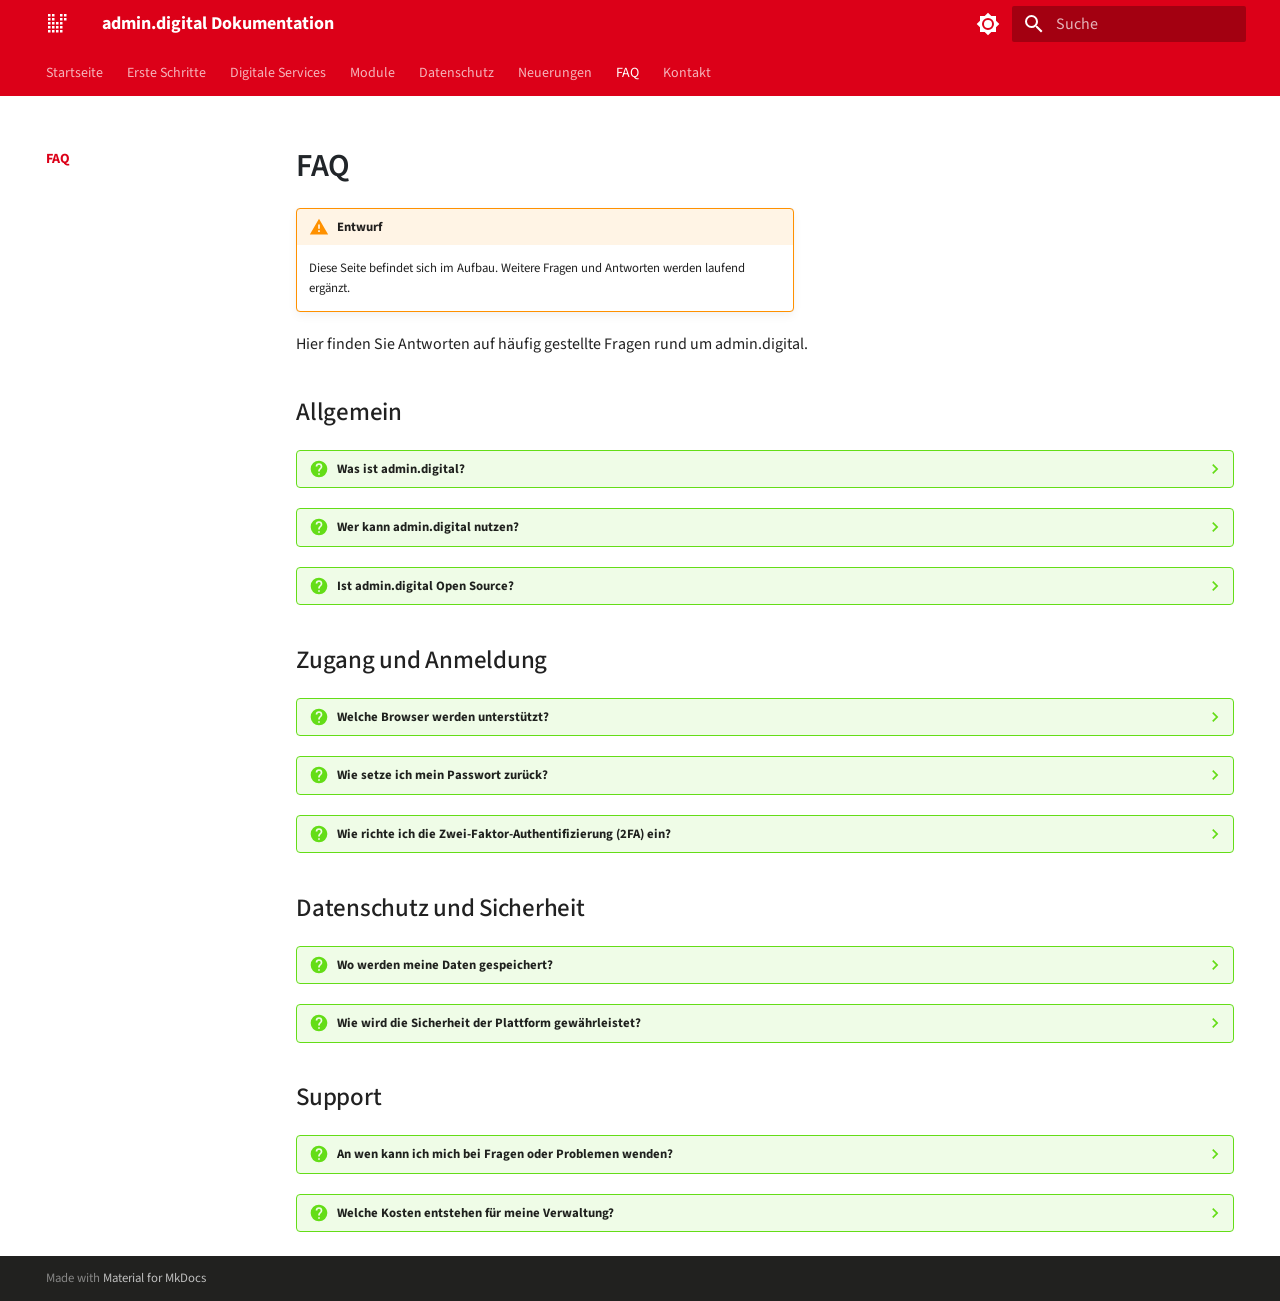
<file: faq/index.html>
<!doctype html>
<html lang="de" class="no-js">
  <head>
    
      <meta charset="utf-8">
      <meta name="viewport" content="width=device-width,initial-scale=1">
      
        <meta name="description" content="Antworten auf häufig gestellte Fragen zu admin.digital">
      
      
      
        <link rel="canonical" href="https://docs.admin.digital/faq/">
      
      
        <link rel="prev" href="../neuerungen/">
      
      
        <link rel="next" href="../kontakt/">
      
      
        
      
      
      <link rel="icon" href="../img/favicon.svg">
      <meta name="generator" content="mkdocs-1.6.1, mkdocs-material-9.7.1">
    
    
      
        <title>Häufig gestellte Fragen - admin.digital Dokumentation</title>
      
    
    
      <link rel="stylesheet" href="../assets/stylesheets/main.484c7ddc.min.css">
      
        
        <link rel="stylesheet" href="../assets/stylesheets/palette.ab4e12ef.min.css">
      
      


    
    
      
    
    
      
        
        
        <link rel="preconnect" href="https://fonts.gstatic.com" crossorigin>
        <link rel="stylesheet" href="https://fonts.googleapis.com/css?family=Source+Sans+Pro:300,300i,400,400i,700,700i%7CSource+Code+Pro:400,400i,700,700i&display=fallback">
        <style>:root{--md-text-font:"Source Sans Pro";--md-code-font:"Source Code Pro"}</style>
      
    
    
      <link rel="stylesheet" href="../stylesheets/custom.css">
    
    <script>__md_scope=new URL("..",location),__md_hash=e=>[...e].reduce(((e,_)=>(e<<5)-e+_.charCodeAt(0)),0),__md_get=(e,_=localStorage,t=__md_scope)=>JSON.parse(_.getItem(t.pathname+"."+e)),__md_set=(e,_,t=localStorage,a=__md_scope)=>{try{t.setItem(a.pathname+"."+e,JSON.stringify(_))}catch(e){}}</script>
    
      

    
    
  </head>
  
  
    
    
      
    
    
    
    
    <body dir="ltr" data-md-color-scheme="default" data-md-color-primary="custom" data-md-color-accent="custom">
  
    
    <input class="md-toggle" data-md-toggle="drawer" type="checkbox" id="__drawer" autocomplete="off">
    <input class="md-toggle" data-md-toggle="search" type="checkbox" id="__search" autocomplete="off">
    <label class="md-overlay" for="__drawer"></label>
    <div data-md-component="skip">
      
        
        <a href="#faq" class="md-skip">
          Zum Inhalt
        </a>
      
    </div>
    <div data-md-component="announce">
      
    </div>
    
    
      

<header class="md-header" data-md-component="header">
  <nav class="md-header__inner md-grid" aria-label="Kopfzeile">
    <a href=".." title="admin.digital Dokumentation" class="md-header__button md-logo" aria-label="admin.digital Dokumentation" data-md-component="logo">
      
  <img src="../img/logo.svg" alt="logo">

    </a>
    <label class="md-header__button md-icon" for="__drawer">
      
      <svg xmlns="http://www.w3.org/2000/svg" viewBox="0 0 24 24"><path d="M3 6h18v2H3zm0 5h18v2H3zm0 5h18v2H3z"/></svg>
    </label>
    <div class="md-header__title" data-md-component="header-title">
      <div class="md-header__ellipsis">
        <div class="md-header__topic">
          <span class="md-ellipsis">
            admin.digital Dokumentation
          </span>
        </div>
        <div class="md-header__topic" data-md-component="header-topic">
          <span class="md-ellipsis">
            
              Häufig gestellte Fragen
            
          </span>
        </div>
      </div>
    </div>
    
      
        <form class="md-header__option" data-md-component="palette">
  
    
    
    
    <input class="md-option" data-md-color-media="" data-md-color-scheme="default" data-md-color-primary="custom" data-md-color-accent="custom"  aria-label="Dunkelmodus aktivieren"  type="radio" name="__palette" id="__palette_0">
    
      <label class="md-header__button md-icon" title="Dunkelmodus aktivieren" for="__palette_1" hidden>
        <svg xmlns="http://www.w3.org/2000/svg" viewBox="0 0 24 24"><path d="M12 8a4 4 0 0 0-4 4 4 4 0 0 0 4 4 4 4 0 0 0 4-4 4 4 0 0 0-4-4m0 10a6 6 0 0 1-6-6 6 6 0 0 1 6-6 6 6 0 0 1 6 6 6 6 0 0 1-6 6m8-9.31V4h-4.69L12 .69 8.69 4H4v4.69L.69 12 4 15.31V20h4.69L12 23.31 15.31 20H20v-4.69L23.31 12z"/></svg>
      </label>
    
  
    
    
    
    <input class="md-option" data-md-color-media="" data-md-color-scheme="slate" data-md-color-primary="custom" data-md-color-accent="custom"  aria-label="Hellmodus aktivieren"  type="radio" name="__palette" id="__palette_1">
    
      <label class="md-header__button md-icon" title="Hellmodus aktivieren" for="__palette_0" hidden>
        <svg xmlns="http://www.w3.org/2000/svg" viewBox="0 0 24 24"><path d="M12 18c-.89 0-1.74-.2-2.5-.55C11.56 16.5 13 14.42 13 12s-1.44-4.5-3.5-5.45C10.26 6.2 11.11 6 12 6a6 6 0 0 1 6 6 6 6 0 0 1-6 6m8-9.31V4h-4.69L12 .69 8.69 4H4v4.69L.69 12 4 15.31V20h4.69L12 23.31 15.31 20H20v-4.69L23.31 12z"/></svg>
      </label>
    
  
</form>
      
    
    
      <script>var palette=__md_get("__palette");if(palette&&palette.color){if("(prefers-color-scheme)"===palette.color.media){var media=matchMedia("(prefers-color-scheme: light)"),input=document.querySelector(media.matches?"[data-md-color-media='(prefers-color-scheme: light)']":"[data-md-color-media='(prefers-color-scheme: dark)']");palette.color.media=input.getAttribute("data-md-color-media"),palette.color.scheme=input.getAttribute("data-md-color-scheme"),palette.color.primary=input.getAttribute("data-md-color-primary"),palette.color.accent=input.getAttribute("data-md-color-accent")}for(var[key,value]of Object.entries(palette.color))document.body.setAttribute("data-md-color-"+key,value)}</script>
    
    
    
      
      
        <label class="md-header__button md-icon" for="__search">
          
          <svg xmlns="http://www.w3.org/2000/svg" viewBox="0 0 24 24"><path d="M9.5 3A6.5 6.5 0 0 1 16 9.5c0 1.61-.59 3.09-1.56 4.23l.27.27h.79l5 5-1.5 1.5-5-5v-.79l-.27-.27A6.52 6.52 0 0 1 9.5 16 6.5 6.5 0 0 1 3 9.5 6.5 6.5 0 0 1 9.5 3m0 2C7 5 5 7 5 9.5S7 14 9.5 14 14 12 14 9.5 12 5 9.5 5"/></svg>
        </label>
        <div class="md-search" data-md-component="search" role="dialog">
  <label class="md-search__overlay" for="__search"></label>
  <div class="md-search__inner" role="search">
    <form class="md-search__form" name="search">
      <input type="text" class="md-search__input" name="query" aria-label="Suche" placeholder="Suche" autocapitalize="off" autocorrect="off" autocomplete="off" spellcheck="false" data-md-component="search-query" required>
      <label class="md-search__icon md-icon" for="__search">
        
        <svg xmlns="http://www.w3.org/2000/svg" viewBox="0 0 24 24"><path d="M9.5 3A6.5 6.5 0 0 1 16 9.5c0 1.61-.59 3.09-1.56 4.23l.27.27h.79l5 5-1.5 1.5-5-5v-.79l-.27-.27A6.52 6.52 0 0 1 9.5 16 6.5 6.5 0 0 1 3 9.5 6.5 6.5 0 0 1 9.5 3m0 2C7 5 5 7 5 9.5S7 14 9.5 14 14 12 14 9.5 12 5 9.5 5"/></svg>
        
        <svg xmlns="http://www.w3.org/2000/svg" viewBox="0 0 24 24"><path d="M20 11v2H8l5.5 5.5-1.42 1.42L4.16 12l7.92-7.92L13.5 5.5 8 11z"/></svg>
      </label>
      <nav class="md-search__options" aria-label="Suche">
        
        <button type="reset" class="md-search__icon md-icon" title="Zurücksetzen" aria-label="Zurücksetzen" tabindex="-1">
          
          <svg xmlns="http://www.w3.org/2000/svg" viewBox="0 0 24 24"><path d="M19 6.41 17.59 5 12 10.59 6.41 5 5 6.41 10.59 12 5 17.59 6.41 19 12 13.41 17.59 19 19 17.59 13.41 12z"/></svg>
        </button>
      </nav>
      
        <div class="md-search__suggest" data-md-component="search-suggest"></div>
      
    </form>
    <div class="md-search__output">
      <div class="md-search__scrollwrap" tabindex="0" data-md-scrollfix>
        <div class="md-search-result" data-md-component="search-result">
          <div class="md-search-result__meta">
            Suche wird initialisiert
          </div>
          <ol class="md-search-result__list" role="presentation"></ol>
        </div>
      </div>
    </div>
  </div>
</div>
      
    
    
  </nav>
  
</header>
    
    <div class="md-container" data-md-component="container">
      
      
        
          
            
<nav class="md-tabs" aria-label="Hauptnavigation" data-md-component="tabs">
  <div class="md-grid">
    <ul class="md-tabs__list">
      
        
  
  
  
  
    <li class="md-tabs__item">
      <a href=".." class="md-tabs__link">
        
  
  
    
  
  Startseite

      </a>
    </li>
  

      
        
  
  
  
  
    
    
      <li class="md-tabs__item">
        <a href="../erste-schritte/" class="md-tabs__link">
          
  
  
    
  
  Erste Schritte

        </a>
      </li>
    
  

      
        
  
  
  
  
    <li class="md-tabs__item">
      <a href="../services/" class="md-tabs__link">
        
  
  
    
  
  Digitale Services

      </a>
    </li>
  

      
        
  
  
  
  
    
    
      <li class="md-tabs__item">
        <a href="../module/" class="md-tabs__link">
          
  
  
    
  
  Module

        </a>
      </li>
    
  

      
        
  
  
  
  
    <li class="md-tabs__item">
      <a href="../datenschutz/" class="md-tabs__link">
        
  
  
    
  
  Datenschutz

      </a>
    </li>
  

      
        
  
  
  
  
    <li class="md-tabs__item">
      <a href="../neuerungen/" class="md-tabs__link">
        
  
  
    
  
  Neuerungen

      </a>
    </li>
  

      
        
  
  
  
    
  
  
    
    
      <li class="md-tabs__item md-tabs__item--active">
        <a href="./" class="md-tabs__link">
          
  
  
    
  
  FAQ

        </a>
      </li>
    
  

      
        
  
  
  
  
    <li class="md-tabs__item">
      <a href="../kontakt/" class="md-tabs__link">
        
  
  
    
  
  Kontakt

      </a>
    </li>
  

      
    </ul>
  </div>
</nav>
          
        
      
      <main class="md-main" data-md-component="main">
        <div class="md-main__inner md-grid">
          
            
              
              <div class="md-sidebar md-sidebar--primary" data-md-component="sidebar" data-md-type="navigation" >
                <div class="md-sidebar__scrollwrap">
                  <div class="md-sidebar__inner">
                    


  


  

<nav class="md-nav md-nav--primary md-nav--lifted md-nav--integrated" aria-label="Navigation" data-md-level="0">
  <label class="md-nav__title" for="__drawer">
    <a href=".." title="admin.digital Dokumentation" class="md-nav__button md-logo" aria-label="admin.digital Dokumentation" data-md-component="logo">
      
  <img src="../img/logo.svg" alt="logo">

    </a>
    admin.digital Dokumentation
  </label>
  
  <ul class="md-nav__list" data-md-scrollfix>
    
      
      
  
  
  
  
    <li class="md-nav__item">
      <a href=".." class="md-nav__link">
        
  
  
  <span class="md-ellipsis">
    
  
    Startseite
  

    
  </span>
  
  

      </a>
    </li>
  

    
      
      
  
  
  
  
    
    
      
        
          
        
      
        
      
    
    
    
      
      
        
      
    
    
    <li class="md-nav__item md-nav__item--nested">
      
        
        
        <input class="md-nav__toggle md-toggle " type="checkbox" id="__nav_2" >
        
          
          <div class="md-nav__link md-nav__container">
            <a href="../erste-schritte/" class="md-nav__link ">
              
  
  
  <span class="md-ellipsis">
    
  
    Erste Schritte
  

    
  </span>
  
  

            </a>
            
              
              <label class="md-nav__link " for="__nav_2" id="__nav_2_label" tabindex="0">
                <span class="md-nav__icon md-icon"></span>
              </label>
            
          </div>
        
        <nav class="md-nav" data-md-level="1" aria-labelledby="__nav_2_label" aria-expanded="false">
          <label class="md-nav__title" for="__nav_2">
            <span class="md-nav__icon md-icon"></span>
            
  
    Erste Schritte
  

          </label>
          <ul class="md-nav__list" data-md-scrollfix>
            
              
            
              
                
  
  
  
  
    <li class="md-nav__item">
      <a href="../erste-schritte/anmeldung/" class="md-nav__link">
        
  
  
  <span class="md-ellipsis">
    
  
    Anmeldung
  

    
  </span>
  
  

      </a>
    </li>
  

              
            
          </ul>
        </nav>
      
    </li>
  

    
      
      
  
  
  
  
    <li class="md-nav__item">
      <a href="../services/" class="md-nav__link">
        
  
  
  <span class="md-ellipsis">
    
  
    Digitale Services
  

    
  </span>
  
  

      </a>
    </li>
  

    
      
      
  
  
  
  
    
    
      
        
          
        
      
    
    
    
      
      
        
      
    
    
    <li class="md-nav__item md-nav__item--nested">
      
        
        
        <input class="md-nav__toggle md-toggle " type="checkbox" id="__nav_4" >
        
          
          <div class="md-nav__link md-nav__container">
            <a href="../module/" class="md-nav__link ">
              
  
  
  <span class="md-ellipsis">
    
  
    Module
  

    
  </span>
  
  

            </a>
            
          </div>
        
        <nav class="md-nav" data-md-level="1" aria-labelledby="__nav_4_label" aria-expanded="false">
          <label class="md-nav__title" for="__nav_4">
            <span class="md-nav__icon md-icon"></span>
            
  
    Module
  

          </label>
          <ul class="md-nav__list" data-md-scrollfix>
            
              
            
          </ul>
        </nav>
      
    </li>
  

    
      
      
  
  
  
  
    <li class="md-nav__item">
      <a href="../datenschutz/" class="md-nav__link">
        
  
  
  <span class="md-ellipsis">
    
  
    Datenschutz
  

    
  </span>
  
  

      </a>
    </li>
  

    
      
      
  
  
  
  
    <li class="md-nav__item">
      <a href="../neuerungen/" class="md-nav__link">
        
  
  
  <span class="md-ellipsis">
    
  
    Neuerungen
  

    
  </span>
  
  

      </a>
    </li>
  

    
      
      
  
  
    
  
  
  
    
    
      
        
          
        
      
    
    
    
      
        
        
      
      
        
      
    
    
    <li class="md-nav__item md-nav__item--active md-nav__item--section md-nav__item--nested">
      
        
        
        <input class="md-nav__toggle md-toggle " type="checkbox" id="__nav_7" checked>
        
          
          <div class="md-nav__link md-nav__container">
            <a href="./" class="md-nav__link md-nav__link--active">
              
  
  
  <span class="md-ellipsis">
    
  
    FAQ
  

    
  </span>
  
  

            </a>
            
          </div>
        
        <nav class="md-nav" data-md-level="1" aria-labelledby="__nav_7_label" aria-expanded="true">
          <label class="md-nav__title" for="__nav_7">
            <span class="md-nav__icon md-icon"></span>
            
  
    FAQ
  

          </label>
          <ul class="md-nav__list" data-md-scrollfix>
            
              
            
          </ul>
        </nav>
      
    </li>
  

    
      
      
  
  
  
  
    <li class="md-nav__item">
      <a href="../kontakt/" class="md-nav__link">
        
  
  
  <span class="md-ellipsis">
    
  
    Kontakt
  

    
  </span>
  
  

      </a>
    </li>
  

    
  </ul>
</nav>
                  </div>
                </div>
              </div>
            
            
          
          
            <div class="md-content" data-md-component="content">
              
              <article class="md-content__inner md-typeset">
                
                  



<h1 id="faq">FAQ<a class="headerlink" href="#faq" title="Permanent link">&para;</a></h1>
<div class="admonition warning">
<p class="admonition-title">Entwurf</p>
<p>Diese Seite befindet sich im Aufbau. Weitere Fragen und Antworten werden laufend ergänzt.</p>
</div>
<p>Hier finden Sie Antworten auf häufig gestellte Fragen rund um admin.digital.</p>
<h2 id="allgemein">Allgemein<a class="headerlink" href="#allgemein" title="Permanent link">&para;</a></h2>
<details class="question">
<summary>Was ist admin.digital?</summary>
<p>admin.digital ist eine Cloud-Plattform für die öffentliche Verwaltung der Schweiz. Sie wird als Open-Source-Lösung durch den <strong>Verein OneGov.ch</strong> entwickelt und in zertifizierten Schweizer Rechenzentren betrieben.</p>
<p>Die Plattform unterstützt Kantone und Gemeinden bei der Digitalisierung ihrer Verwaltungsprozesse mit verschiedenen <a href="../module/">Modulen</a>.</p>
</details>
<details class="question">
<summary>Wer kann admin.digital nutzen?</summary>
<p>admin.digital richtet sich an:</p>
<ul>
<li><strong>Kantone</strong> — Kantonale Verwaltungen und deren Fachstellen</li>
<li><strong>Gemeinden</strong> — Kommunale Verwaltungen aller Grössen</li>
<li><strong>Verbände</strong> — Organisationen im Umfeld der öffentlichen Verwaltung</li>
</ul>
<p>Falls Sie Interesse am Einsatz von admin.digital haben, nehmen Sie <a href="../kontakt/">Kontakt</a> mit uns auf.</p>
</details>
<details class="question">
<summary>Ist admin.digital Open Source?</summary>
<p>Ja. admin.digital wird als Open-Source-Lösung durch den <strong>Verein OneGov.ch</strong> entwickelt. Der Quellcode ist öffentlich zugänglich. Transparenz und Zusammenarbeit stehen im Mittelpunkt der Entwicklung.</p>
<!-- TODO: Link zum Source-Code-Repository ergänzen -->
</details>
<h2 id="zugang-und-anmeldung">Zugang und Anmeldung<a class="headerlink" href="#zugang-und-anmeldung" title="Permanent link">&para;</a></h2>
<details class="question">
<summary>Welche Browser werden unterstützt?</summary>
<p>admin.digital unterstützt die aktuellen Versionen folgender Browser:</p>
<ul>
<li><strong>Google Chrome</strong> (empfohlen)</li>
<li><strong>Mozilla Firefox</strong></li>
<li><strong>Microsoft Edge</strong></li>
<li><strong>Apple Safari</strong></li>
</ul>
<p>Verwenden Sie immer die neueste Version Ihres Browsers, um optimale Sicherheit und Kompatibilität zu gewährleisten. Der Internet Explorer wird nicht unterstützt.</p>
<!-- TODO: Mindestversionen und ggf. mobile Browser prüfen und ergänzen -->
</details>
<details class="question">
<summary>Wie setze ich mein Passwort zurück?</summary>
<p>Falls Sie Ihr Passwort vergessen haben, können Sie es über die Anmeldeseite zurücksetzen:</p>
<ol>
<li>Öffnen Sie die Anmeldeseite von admin.digital.</li>
<li>Klicken Sie auf <strong>Passwort vergessen</strong>.</li>
<li>Geben Sie Ihre registrierte E-Mail-Adresse ein.</li>
<li>Sie erhalten eine E-Mail mit einem Link zur Passwort-Zurücksetzung.</li>
<li>Folgen Sie dem Link und vergeben Sie ein neues Passwort.</li>
</ol>
<div class="admonition note">
<p class="admonition-title">Keine E-Mail erhalten?</p>
<p>Prüfen Sie Ihren Spam-Ordner. Falls die E-Mail nicht ankommt, wenden Sie sich an Ihre zuständige IT-Stelle oder an den <a href="../kontakt/">Support</a>.</p>
</div>
<p>Eine ausführliche Anleitung finden Sie unter <a href="../erste-schritte/anmeldung/#passwort-vergessen">Anmeldung</a>.</p>
</details>
<details class="question">
<summary>Wie richte ich die Zwei-Faktor-Authentifizierung (2FA) ein?</summary>
<p>admin.digital unterstützt die Zwei-Faktor-Authentifizierung mit TOTP-Apps (z.B. Google Authenticator) und Hardware-Sicherheitsschlüsseln (YubiKey). Die Einrichtung erfolgt in den Kontoeinstellungen.</p>
<p>Eine ausführliche Anleitung finden Sie unter <a href="../erste-schritte/anmeldung/#zwei-faktor-authentifizierung-2fa">Anmeldung -- Zwei-Faktor-Authentifizierung</a>.</p>
<!-- TODO: Direkte Verlinkung prüfen, sobald die 2FA-Anleitung finalisiert ist -->
</details>
<h2 id="datenschutz-und-sicherheit">Datenschutz und Sicherheit<a class="headerlink" href="#datenschutz-und-sicherheit" title="Permanent link">&para;</a></h2>
<details class="question">
<summary>Wo werden meine Daten gespeichert?</summary>
<p>Sämtliche Daten werden ausschliesslich in <strong>zertifizierten Schweizer Rechenzentren</strong> gespeichert. Es findet keine Datenübermittlung ins Ausland statt.</p>
<p>Weitere Informationen finden Sie unter <a href="../datenschutz/">Datenschutz</a>.</p>
</details>
<details class="question">
<summary>Wie wird die Sicherheit der Plattform gewährleistet?</summary>
<p>admin.digital wird nach anerkannten Standards für Informationssicherheit betrieben. Dazu gehören unter anderem:</p>
<ul>
<li>Verschlüsselte Datenübertragung (TLS)</li>
<li>Regelmässige Sicherheitsupdates</li>
<li>Zugangskontrollen und Berechtigungsmanagement</li>
<li>Kontinuierliches Monitoring</li>
<li>Betrieb in zertifizierten Schweizer Rechenzentren</li>
</ul>
<p>Weitere Details finden Sie unter <a href="../datenschutz/">Datenschutz</a>.</p>
<!-- TODO: Konkrete Zertifizierungen und Standards ergänzen -->
</details>
<h2 id="support">Support<a class="headerlink" href="#support" title="Permanent link">&para;</a></h2>
<details class="question">
<summary>An wen kann ich mich bei Fragen oder Problemen wenden?</summary>
<p>Bei Fragen oder Problemen stehen Ihnen folgende Anlaufstellen zur Verfügung:</p>
<ol>
<li><strong>Ihre zuständige IT-Stelle</strong> — Erste Anlaufstelle für technische Fragen und Zugangsprobleme innerhalb Ihrer Verwaltung.</li>
<li><strong>admin.digital Support</strong> — Für weitergehende Fragen und Probleme, die nicht intern gelöst werden können.</li>
</ol>
<p>Alle Kontaktinformationen finden Sie auf der <a href="../kontakt/">Kontaktseite</a>.</p>
</details>
<details class="question">
<summary>Welche Kosten entstehen für meine Verwaltung?</summary>
<p><!-- TODO: Informationen zu Kosten und Lizenzmodell ergänzen -->
Informationen zu Kosten und Lizenzmodellen erhalten Sie über den <a href="../kontakt/">Kontakt</a>. Da admin.digital als Open-Source-Lösung entwickelt wird, gibt es verschiedene Einsatz- und Betriebsmodelle.</p>
</details>







  
  






                
              </article>
            </div>
          
          
<script>var target=document.getElementById(location.hash.slice(1));target&&target.name&&(target.checked=target.name.startsWith("__tabbed_"))</script>
        </div>
        
          <button type="button" class="md-top md-icon" data-md-component="top" hidden>
  
  <svg xmlns="http://www.w3.org/2000/svg" viewBox="0 0 24 24"><path d="M13 20h-2V8l-5.5 5.5-1.42-1.42L12 4.16l7.92 7.92-1.42 1.42L13 8z"/></svg>
  Zurück zum Seitenanfang
</button>
        
      </main>
      
        <footer class="md-footer">
  
  <div class="md-footer-meta md-typeset">
    <div class="md-footer-meta__inner md-grid">
      <div class="md-copyright">
  
  
    Made with
    <a href="https://squidfunk.github.io/mkdocs-material/" target="_blank" rel="noopener">
      Material for MkDocs
    </a>
  
</div>
      
    </div>
  </div>
</footer>
      
    </div>
    <div class="md-dialog" data-md-component="dialog">
      <div class="md-dialog__inner md-typeset"></div>
    </div>
    
    
    
      
      
      <script id="__config" type="application/json">{"annotate": null, "base": "..", "features": ["navigation.tabs", "navigation.sections", "navigation.top", "navigation.indexes", "search.suggest", "search.highlight", "content.code.copy", "toc.integrate"], "search": "../assets/javascripts/workers/search.2c215733.min.js", "tags": null, "translations": {"clipboard.copied": "In Zwischenablage kopiert", "clipboard.copy": "In Zwischenablage kopieren", "search.result.more.one": "1 weiteres Suchergebnis auf dieser Seite", "search.result.more.other": "# weitere Suchergebnisse auf dieser Seite", "search.result.none": "Keine Suchergebnisse", "search.result.one": "1 Suchergebnis", "search.result.other": "# Suchergebnisse", "search.result.placeholder": "Suchbegriff eingeben", "search.result.term.missing": "Es fehlt", "select.version": "Version ausw\u00e4hlen"}, "version": null}</script>
    
    
      <script src="../assets/javascripts/bundle.79ae519e.min.js"></script>
      
        <script src="../javascripts/custom.js"></script>
      
    
  </body>
</html>
</file>
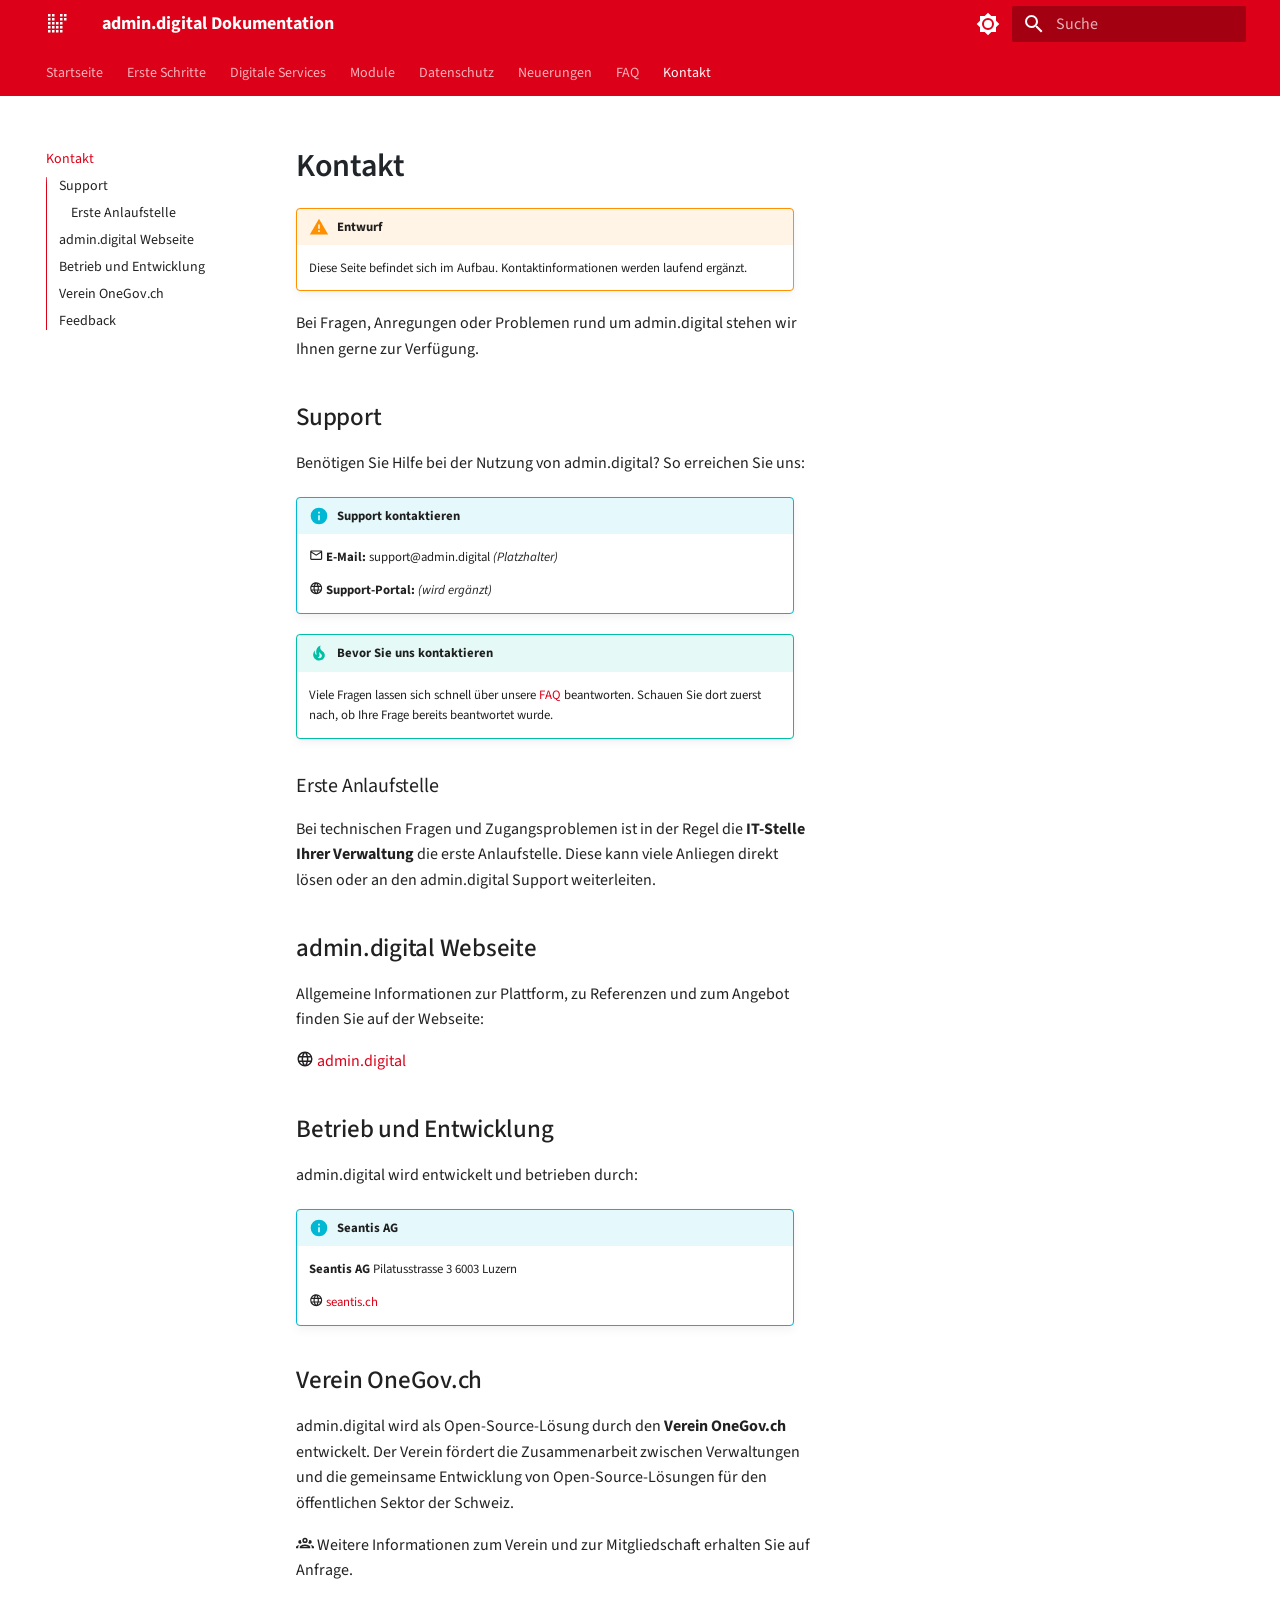
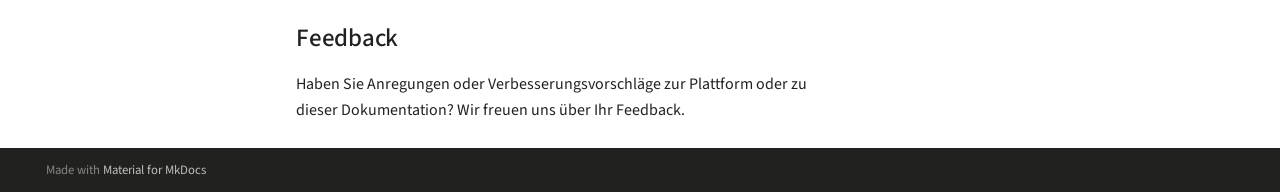
<file: kontakt/index.html>
<!doctype html>
<html lang="de" class="no-js">
  <head>
    
      <meta charset="utf-8">
      <meta name="viewport" content="width=device-width,initial-scale=1">
      
        <meta name="description" content="Kontaktinformationen und Support für admin.digital">
      
      
      
        <link rel="canonical" href="https://docs.admin.digital/kontakt/">
      
      
        <link rel="prev" href="../faq/">
      
      
      
        
      
      
      <link rel="icon" href="../img/favicon.svg">
      <meta name="generator" content="mkdocs-1.6.1, mkdocs-material-9.7.1">
    
    
      
        <title>Kontakt - admin.digital Dokumentation</title>
      
    
    
      <link rel="stylesheet" href="../assets/stylesheets/main.484c7ddc.min.css">
      
        
        <link rel="stylesheet" href="../assets/stylesheets/palette.ab4e12ef.min.css">
      
      


    
    
      
    
    
      
        
        
        <link rel="preconnect" href="https://fonts.gstatic.com" crossorigin>
        <link rel="stylesheet" href="https://fonts.googleapis.com/css?family=Source+Sans+Pro:300,300i,400,400i,700,700i%7CSource+Code+Pro:400,400i,700,700i&display=fallback">
        <style>:root{--md-text-font:"Source Sans Pro";--md-code-font:"Source Code Pro"}</style>
      
    
    
      <link rel="stylesheet" href="../stylesheets/custom.css">
    
    <script>__md_scope=new URL("..",location),__md_hash=e=>[...e].reduce(((e,_)=>(e<<5)-e+_.charCodeAt(0)),0),__md_get=(e,_=localStorage,t=__md_scope)=>JSON.parse(_.getItem(t.pathname+"."+e)),__md_set=(e,_,t=localStorage,a=__md_scope)=>{try{t.setItem(a.pathname+"."+e,JSON.stringify(_))}catch(e){}}</script>
    
      

    
    
  </head>
  
  
    
    
      
    
    
    
    
    <body dir="ltr" data-md-color-scheme="default" data-md-color-primary="custom" data-md-color-accent="custom">
  
    
    <input class="md-toggle" data-md-toggle="drawer" type="checkbox" id="__drawer" autocomplete="off">
    <input class="md-toggle" data-md-toggle="search" type="checkbox" id="__search" autocomplete="off">
    <label class="md-overlay" for="__drawer"></label>
    <div data-md-component="skip">
      
        
        <a href="#kontakt" class="md-skip">
          Zum Inhalt
        </a>
      
    </div>
    <div data-md-component="announce">
      
    </div>
    
    
      

<header class="md-header" data-md-component="header">
  <nav class="md-header__inner md-grid" aria-label="Kopfzeile">
    <a href=".." title="admin.digital Dokumentation" class="md-header__button md-logo" aria-label="admin.digital Dokumentation" data-md-component="logo">
      
  <img src="../img/logo.svg" alt="logo">

    </a>
    <label class="md-header__button md-icon" for="__drawer">
      
      <svg xmlns="http://www.w3.org/2000/svg" viewBox="0 0 24 24"><path d="M3 6h18v2H3zm0 5h18v2H3zm0 5h18v2H3z"/></svg>
    </label>
    <div class="md-header__title" data-md-component="header-title">
      <div class="md-header__ellipsis">
        <div class="md-header__topic">
          <span class="md-ellipsis">
            admin.digital Dokumentation
          </span>
        </div>
        <div class="md-header__topic" data-md-component="header-topic">
          <span class="md-ellipsis">
            
              Kontakt
            
          </span>
        </div>
      </div>
    </div>
    
      
        <form class="md-header__option" data-md-component="palette">
  
    
    
    
    <input class="md-option" data-md-color-media="" data-md-color-scheme="default" data-md-color-primary="custom" data-md-color-accent="custom"  aria-label="Dunkelmodus aktivieren"  type="radio" name="__palette" id="__palette_0">
    
      <label class="md-header__button md-icon" title="Dunkelmodus aktivieren" for="__palette_1" hidden>
        <svg xmlns="http://www.w3.org/2000/svg" viewBox="0 0 24 24"><path d="M12 8a4 4 0 0 0-4 4 4 4 0 0 0 4 4 4 4 0 0 0 4-4 4 4 0 0 0-4-4m0 10a6 6 0 0 1-6-6 6 6 0 0 1 6-6 6 6 0 0 1 6 6 6 6 0 0 1-6 6m8-9.31V4h-4.69L12 .69 8.69 4H4v4.69L.69 12 4 15.31V20h4.69L12 23.31 15.31 20H20v-4.69L23.31 12z"/></svg>
      </label>
    
  
    
    
    
    <input class="md-option" data-md-color-media="" data-md-color-scheme="slate" data-md-color-primary="custom" data-md-color-accent="custom"  aria-label="Hellmodus aktivieren"  type="radio" name="__palette" id="__palette_1">
    
      <label class="md-header__button md-icon" title="Hellmodus aktivieren" for="__palette_0" hidden>
        <svg xmlns="http://www.w3.org/2000/svg" viewBox="0 0 24 24"><path d="M12 18c-.89 0-1.74-.2-2.5-.55C11.56 16.5 13 14.42 13 12s-1.44-4.5-3.5-5.45C10.26 6.2 11.11 6 12 6a6 6 0 0 1 6 6 6 6 0 0 1-6 6m8-9.31V4h-4.69L12 .69 8.69 4H4v4.69L.69 12 4 15.31V20h4.69L12 23.31 15.31 20H20v-4.69L23.31 12z"/></svg>
      </label>
    
  
</form>
      
    
    
      <script>var palette=__md_get("__palette");if(palette&&palette.color){if("(prefers-color-scheme)"===palette.color.media){var media=matchMedia("(prefers-color-scheme: light)"),input=document.querySelector(media.matches?"[data-md-color-media='(prefers-color-scheme: light)']":"[data-md-color-media='(prefers-color-scheme: dark)']");palette.color.media=input.getAttribute("data-md-color-media"),palette.color.scheme=input.getAttribute("data-md-color-scheme"),palette.color.primary=input.getAttribute("data-md-color-primary"),palette.color.accent=input.getAttribute("data-md-color-accent")}for(var[key,value]of Object.entries(palette.color))document.body.setAttribute("data-md-color-"+key,value)}</script>
    
    
    
      
      
        <label class="md-header__button md-icon" for="__search">
          
          <svg xmlns="http://www.w3.org/2000/svg" viewBox="0 0 24 24"><path d="M9.5 3A6.5 6.5 0 0 1 16 9.5c0 1.61-.59 3.09-1.56 4.23l.27.27h.79l5 5-1.5 1.5-5-5v-.79l-.27-.27A6.52 6.52 0 0 1 9.5 16 6.5 6.5 0 0 1 3 9.5 6.5 6.5 0 0 1 9.5 3m0 2C7 5 5 7 5 9.5S7 14 9.5 14 14 12 14 9.5 12 5 9.5 5"/></svg>
        </label>
        <div class="md-search" data-md-component="search" role="dialog">
  <label class="md-search__overlay" for="__search"></label>
  <div class="md-search__inner" role="search">
    <form class="md-search__form" name="search">
      <input type="text" class="md-search__input" name="query" aria-label="Suche" placeholder="Suche" autocapitalize="off" autocorrect="off" autocomplete="off" spellcheck="false" data-md-component="search-query" required>
      <label class="md-search__icon md-icon" for="__search">
        
        <svg xmlns="http://www.w3.org/2000/svg" viewBox="0 0 24 24"><path d="M9.5 3A6.5 6.5 0 0 1 16 9.5c0 1.61-.59 3.09-1.56 4.23l.27.27h.79l5 5-1.5 1.5-5-5v-.79l-.27-.27A6.52 6.52 0 0 1 9.5 16 6.5 6.5 0 0 1 3 9.5 6.5 6.5 0 0 1 9.5 3m0 2C7 5 5 7 5 9.5S7 14 9.5 14 14 12 14 9.5 12 5 9.5 5"/></svg>
        
        <svg xmlns="http://www.w3.org/2000/svg" viewBox="0 0 24 24"><path d="M20 11v2H8l5.5 5.5-1.42 1.42L4.16 12l7.92-7.92L13.5 5.5 8 11z"/></svg>
      </label>
      <nav class="md-search__options" aria-label="Suche">
        
        <button type="reset" class="md-search__icon md-icon" title="Zurücksetzen" aria-label="Zurücksetzen" tabindex="-1">
          
          <svg xmlns="http://www.w3.org/2000/svg" viewBox="0 0 24 24"><path d="M19 6.41 17.59 5 12 10.59 6.41 5 5 6.41 10.59 12 5 17.59 6.41 19 12 13.41 17.59 19 19 17.59 13.41 12z"/></svg>
        </button>
      </nav>
      
        <div class="md-search__suggest" data-md-component="search-suggest"></div>
      
    </form>
    <div class="md-search__output">
      <div class="md-search__scrollwrap" tabindex="0" data-md-scrollfix>
        <div class="md-search-result" data-md-component="search-result">
          <div class="md-search-result__meta">
            Suche wird initialisiert
          </div>
          <ol class="md-search-result__list" role="presentation"></ol>
        </div>
      </div>
    </div>
  </div>
</div>
      
    
    
  </nav>
  
</header>
    
    <div class="md-container" data-md-component="container">
      
      
        
          
            
<nav class="md-tabs" aria-label="Hauptnavigation" data-md-component="tabs">
  <div class="md-grid">
    <ul class="md-tabs__list">
      
        
  
  
  
  
    <li class="md-tabs__item">
      <a href=".." class="md-tabs__link">
        
  
  
    
  
  Startseite

      </a>
    </li>
  

      
        
  
  
  
  
    
    
      <li class="md-tabs__item">
        <a href="../erste-schritte/" class="md-tabs__link">
          
  
  
    
  
  Erste Schritte

        </a>
      </li>
    
  

      
        
  
  
  
  
    <li class="md-tabs__item">
      <a href="../services/" class="md-tabs__link">
        
  
  
    
  
  Digitale Services

      </a>
    </li>
  

      
        
  
  
  
  
    
    
      <li class="md-tabs__item">
        <a href="../module/" class="md-tabs__link">
          
  
  
    
  
  Module

        </a>
      </li>
    
  

      
        
  
  
  
  
    <li class="md-tabs__item">
      <a href="../datenschutz/" class="md-tabs__link">
        
  
  
    
  
  Datenschutz

      </a>
    </li>
  

      
        
  
  
  
  
    <li class="md-tabs__item">
      <a href="../neuerungen/" class="md-tabs__link">
        
  
  
    
  
  Neuerungen

      </a>
    </li>
  

      
        
  
  
  
  
    
    
      <li class="md-tabs__item">
        <a href="../faq/" class="md-tabs__link">
          
  
  
    
  
  FAQ

        </a>
      </li>
    
  

      
        
  
  
  
    
  
  
    <li class="md-tabs__item md-tabs__item--active">
      <a href="./" class="md-tabs__link">
        
  
  
    
  
  Kontakt

      </a>
    </li>
  

      
    </ul>
  </div>
</nav>
          
        
      
      <main class="md-main" data-md-component="main">
        <div class="md-main__inner md-grid">
          
            
              
              <div class="md-sidebar md-sidebar--primary" data-md-component="sidebar" data-md-type="navigation" >
                <div class="md-sidebar__scrollwrap">
                  <div class="md-sidebar__inner">
                    


  


  

<nav class="md-nav md-nav--primary md-nav--lifted md-nav--integrated" aria-label="Navigation" data-md-level="0">
  <label class="md-nav__title" for="__drawer">
    <a href=".." title="admin.digital Dokumentation" class="md-nav__button md-logo" aria-label="admin.digital Dokumentation" data-md-component="logo">
      
  <img src="../img/logo.svg" alt="logo">

    </a>
    admin.digital Dokumentation
  </label>
  
  <ul class="md-nav__list" data-md-scrollfix>
    
      
      
  
  
  
  
    <li class="md-nav__item">
      <a href=".." class="md-nav__link">
        
  
  
  <span class="md-ellipsis">
    
  
    Startseite
  

    
  </span>
  
  

      </a>
    </li>
  

    
      
      
  
  
  
  
    
    
      
        
          
        
      
        
      
    
    
    
      
      
        
      
    
    
    <li class="md-nav__item md-nav__item--nested">
      
        
        
        <input class="md-nav__toggle md-toggle " type="checkbox" id="__nav_2" >
        
          
          <div class="md-nav__link md-nav__container">
            <a href="../erste-schritte/" class="md-nav__link ">
              
  
  
  <span class="md-ellipsis">
    
  
    Erste Schritte
  

    
  </span>
  
  

            </a>
            
              
              <label class="md-nav__link " for="__nav_2" id="__nav_2_label" tabindex="0">
                <span class="md-nav__icon md-icon"></span>
              </label>
            
          </div>
        
        <nav class="md-nav" data-md-level="1" aria-labelledby="__nav_2_label" aria-expanded="false">
          <label class="md-nav__title" for="__nav_2">
            <span class="md-nav__icon md-icon"></span>
            
  
    Erste Schritte
  

          </label>
          <ul class="md-nav__list" data-md-scrollfix>
            
              
            
              
                
  
  
  
  
    <li class="md-nav__item">
      <a href="../erste-schritte/anmeldung/" class="md-nav__link">
        
  
  
  <span class="md-ellipsis">
    
  
    Anmeldung
  

    
  </span>
  
  

      </a>
    </li>
  

              
            
          </ul>
        </nav>
      
    </li>
  

    
      
      
  
  
  
  
    <li class="md-nav__item">
      <a href="../services/" class="md-nav__link">
        
  
  
  <span class="md-ellipsis">
    
  
    Digitale Services
  

    
  </span>
  
  

      </a>
    </li>
  

    
      
      
  
  
  
  
    
    
      
        
          
        
      
    
    
    
      
      
        
      
    
    
    <li class="md-nav__item md-nav__item--nested">
      
        
        
        <input class="md-nav__toggle md-toggle " type="checkbox" id="__nav_4" >
        
          
          <div class="md-nav__link md-nav__container">
            <a href="../module/" class="md-nav__link ">
              
  
  
  <span class="md-ellipsis">
    
  
    Module
  

    
  </span>
  
  

            </a>
            
          </div>
        
        <nav class="md-nav" data-md-level="1" aria-labelledby="__nav_4_label" aria-expanded="false">
          <label class="md-nav__title" for="__nav_4">
            <span class="md-nav__icon md-icon"></span>
            
  
    Module
  

          </label>
          <ul class="md-nav__list" data-md-scrollfix>
            
              
            
          </ul>
        </nav>
      
    </li>
  

    
      
      
  
  
  
  
    <li class="md-nav__item">
      <a href="../datenschutz/" class="md-nav__link">
        
  
  
  <span class="md-ellipsis">
    
  
    Datenschutz
  

    
  </span>
  
  

      </a>
    </li>
  

    
      
      
  
  
  
  
    <li class="md-nav__item">
      <a href="../neuerungen/" class="md-nav__link">
        
  
  
  <span class="md-ellipsis">
    
  
    Neuerungen
  

    
  </span>
  
  

      </a>
    </li>
  

    
      
      
  
  
  
  
    
    
      
        
          
        
      
    
    
    
      
      
        
      
    
    
    <li class="md-nav__item md-nav__item--nested">
      
        
        
        <input class="md-nav__toggle md-toggle " type="checkbox" id="__nav_7" >
        
          
          <div class="md-nav__link md-nav__container">
            <a href="../faq/" class="md-nav__link ">
              
  
  
  <span class="md-ellipsis">
    
  
    FAQ
  

    
  </span>
  
  

            </a>
            
          </div>
        
        <nav class="md-nav" data-md-level="1" aria-labelledby="__nav_7_label" aria-expanded="false">
          <label class="md-nav__title" for="__nav_7">
            <span class="md-nav__icon md-icon"></span>
            
  
    FAQ
  

          </label>
          <ul class="md-nav__list" data-md-scrollfix>
            
              
            
          </ul>
        </nav>
      
    </li>
  

    
      
      
  
  
    
  
  
  
    <li class="md-nav__item md-nav__item--active">
      
      <input class="md-nav__toggle md-toggle" type="checkbox" id="__toc">
      
      
        
      
      
        <label class="md-nav__link md-nav__link--active" for="__toc">
          
  
  
  <span class="md-ellipsis">
    
  
    Kontakt
  

    
  </span>
  
  

          <span class="md-nav__icon md-icon"></span>
        </label>
      
      <a href="./" class="md-nav__link md-nav__link--active">
        
  
  
  <span class="md-ellipsis">
    
  
    Kontakt
  

    
  </span>
  
  

      </a>
      
        

<nav class="md-nav md-nav--secondary" aria-label="Inhaltsverzeichnis">
  
  
  
    
  
  
    <label class="md-nav__title" for="__toc">
      <span class="md-nav__icon md-icon"></span>
      Inhaltsverzeichnis
    </label>
    <ul class="md-nav__list" data-md-component="toc" data-md-scrollfix>
      
        <li class="md-nav__item">
  <a href="#support" class="md-nav__link">
    <span class="md-ellipsis">
      
        Support
      
    </span>
  </a>
  
    <nav class="md-nav" aria-label="Support">
      <ul class="md-nav__list">
        
          <li class="md-nav__item">
  <a href="#erste-anlaufstelle" class="md-nav__link">
    <span class="md-ellipsis">
      
        Erste Anlaufstelle
      
    </span>
  </a>
  
</li>
        
      </ul>
    </nav>
  
</li>
      
        <li class="md-nav__item">
  <a href="#admindigital-webseite" class="md-nav__link">
    <span class="md-ellipsis">
      
        admin.digital Webseite
      
    </span>
  </a>
  
</li>
      
        <li class="md-nav__item">
  <a href="#betrieb-und-entwicklung" class="md-nav__link">
    <span class="md-ellipsis">
      
        Betrieb und Entwicklung
      
    </span>
  </a>
  
</li>
      
        <li class="md-nav__item">
  <a href="#verein-onegovch" class="md-nav__link">
    <span class="md-ellipsis">
      
        Verein OneGov.ch
      
    </span>
  </a>
  
</li>
      
        <li class="md-nav__item">
  <a href="#feedback" class="md-nav__link">
    <span class="md-ellipsis">
      
        Feedback
      
    </span>
  </a>
  
</li>
      
    </ul>
  
</nav>
      
    </li>
  

    
  </ul>
</nav>
                  </div>
                </div>
              </div>
            
            
          
          
            <div class="md-content" data-md-component="content">
              
              <article class="md-content__inner md-typeset">
                
                  



<h1 id="kontakt">Kontakt<a class="headerlink" href="#kontakt" title="Permanent link">&para;</a></h1>
<div class="admonition warning">
<p class="admonition-title">Entwurf</p>
<p>Diese Seite befindet sich im Aufbau. Kontaktinformationen werden laufend ergänzt.</p>
</div>
<p>Bei Fragen, Anregungen oder Problemen rund um admin.digital stehen wir Ihnen gerne zur Verfügung.</p>
<h2 id="support">Support<a class="headerlink" href="#support" title="Permanent link">&para;</a></h2>
<p>Benötigen Sie Hilfe bei der Nutzung von admin.digital? So erreichen Sie uns:</p>
<!-- TODO: Support-E-Mail-Adresse und ggf. Ticketsystem-URL ergänzen -->

<div class="admonition info">
<p class="admonition-title">Support kontaktieren</p>
<p><span class="twemoji"><svg xmlns="http://www.w3.org/2000/svg" viewBox="0 0 24 24"><path d="M22 6c0-1.1-.9-2-2-2H4c-1.1 0-2 .9-2 2v12c0 1.1.9 2 2 2h16c1.1 0 2-.9 2-2zm-2 0-8 5-8-5zm0 12H4V8l8 5 8-5z"/></svg></span> <strong>E-Mail:</strong> support@admin.digital <em>(Platzhalter)</em></p>
<p><span class="twemoji"><svg xmlns="http://www.w3.org/2000/svg" viewBox="0 0 24 24"><path d="M16.36 14c.08-.66.14-1.32.14-2s-.06-1.34-.14-2h3.38c.16.64.26 1.31.26 2s-.1 1.36-.26 2m-5.15 5.56c.6-1.11 1.06-2.31 1.38-3.56h2.95a8.03 8.03 0 0 1-4.33 3.56M14.34 14H9.66c-.1-.66-.16-1.32-.16-2s.06-1.35.16-2h4.68c.09.65.16 1.32.16 2s-.07 1.34-.16 2M12 19.96c-.83-1.2-1.5-2.53-1.91-3.96h3.82c-.41 1.43-1.08 2.76-1.91 3.96M8 8H5.08A7.92 7.92 0 0 1 9.4 4.44C8.8 5.55 8.35 6.75 8 8m-2.92 8H8c.35 1.25.8 2.45 1.4 3.56A8 8 0 0 1 5.08 16m-.82-2C4.1 13.36 4 12.69 4 12s.1-1.36.26-2h3.38c-.08.66-.14 1.32-.14 2s.06 1.34.14 2M12 4.03c.83 1.2 1.5 2.54 1.91 3.97h-3.82c.41-1.43 1.08-2.77 1.91-3.97M18.92 8h-2.95a15.7 15.7 0 0 0-1.38-3.56c1.84.63 3.37 1.9 4.33 3.56M12 2C6.47 2 2 6.5 2 12a10 10 0 0 0 10 10 10 10 0 0 0 10-10A10 10 0 0 0 12 2"/></svg></span> <strong>Support-Portal:</strong> <em>(wird ergänzt)</em></p>
<p><!-- TODO: URL des Support-Portals ergänzen -->
<!-- TODO: Support-Zeiten und Reaktionszeiten ergänzen --></p>
</div>
<div class="admonition tip">
<p class="admonition-title">Bevor Sie uns kontaktieren</p>
<p>Viele Fragen lassen sich schnell über unsere <a href="../faq/">FAQ</a> beantworten. Schauen Sie dort zuerst nach, ob Ihre Frage bereits beantwortet wurde.</p>
</div>
<h3 id="erste-anlaufstelle">Erste Anlaufstelle<a class="headerlink" href="#erste-anlaufstelle" title="Permanent link">&para;</a></h3>
<p>Bei technischen Fragen und Zugangsproblemen ist in der Regel die <strong>IT-Stelle Ihrer Verwaltung</strong> die erste Anlaufstelle. Diese kann viele Anliegen direkt lösen oder an den admin.digital Support weiterleiten.</p>
<h2 id="admindigital-webseite">admin.digital Webseite<a class="headerlink" href="#admindigital-webseite" title="Permanent link">&para;</a></h2>
<p>Allgemeine Informationen zur Plattform, zu Referenzen und zum Angebot finden Sie auf der Webseite:</p>
<!-- TODO: Exakte URL prüfen und ergänzen -->

<p><span class="twemoji"><svg xmlns="http://www.w3.org/2000/svg" viewBox="0 0 24 24"><path d="M16.36 14c.08-.66.14-1.32.14-2s-.06-1.34-.14-2h3.38c.16.64.26 1.31.26 2s-.1 1.36-.26 2m-5.15 5.56c.6-1.11 1.06-2.31 1.38-3.56h2.95a8.03 8.03 0 0 1-4.33 3.56M14.34 14H9.66c-.1-.66-.16-1.32-.16-2s.06-1.35.16-2h4.68c.09.65.16 1.32.16 2s-.07 1.34-.16 2M12 19.96c-.83-1.2-1.5-2.53-1.91-3.96h3.82c-.41 1.43-1.08 2.76-1.91 3.96M8 8H5.08A7.92 7.92 0 0 1 9.4 4.44C8.8 5.55 8.35 6.75 8 8m-2.92 8H8c.35 1.25.8 2.45 1.4 3.56A8 8 0 0 1 5.08 16m-.82-2C4.1 13.36 4 12.69 4 12s.1-1.36.26-2h3.38c-.08.66-.14 1.32-.14 2s.06 1.34.14 2M12 4.03c.83 1.2 1.5 2.54 1.91 3.97h-3.82c.41-1.43 1.08-2.77 1.91-3.97M18.92 8h-2.95a15.7 15.7 0 0 0-1.38-3.56c1.84.63 3.37 1.9 4.33 3.56M12 2C6.47 2 2 6.5 2 12a10 10 0 0 0 10 10 10 10 0 0 0 10-10A10 10 0 0 0 12 2"/></svg></span> <a href="https://www.admin.digital">admin.digital</a></p>
<h2 id="betrieb-und-entwicklung">Betrieb und Entwicklung<a class="headerlink" href="#betrieb-und-entwicklung" title="Permanent link">&para;</a></h2>
<p>admin.digital wird entwickelt und betrieben durch:</p>
<div class="admonition info">
<p class="admonition-title">Seantis AG</p>
<p><strong>Seantis AG</strong>
Pilatusstrasse 3
6003 Luzern</p>
<p><span class="twemoji"><svg xmlns="http://www.w3.org/2000/svg" viewBox="0 0 24 24"><path d="M16.36 14c.08-.66.14-1.32.14-2s-.06-1.34-.14-2h3.38c.16.64.26 1.31.26 2s-.1 1.36-.26 2m-5.15 5.56c.6-1.11 1.06-2.31 1.38-3.56h2.95a8.03 8.03 0 0 1-4.33 3.56M14.34 14H9.66c-.1-.66-.16-1.32-.16-2s.06-1.35.16-2h4.68c.09.65.16 1.32.16 2s-.07 1.34-.16 2M12 19.96c-.83-1.2-1.5-2.53-1.91-3.96h3.82c-.41 1.43-1.08 2.76-1.91 3.96M8 8H5.08A7.92 7.92 0 0 1 9.4 4.44C8.8 5.55 8.35 6.75 8 8m-2.92 8H8c.35 1.25.8 2.45 1.4 3.56A8 8 0 0 1 5.08 16m-.82-2C4.1 13.36 4 12.69 4 12s.1-1.36.26-2h3.38c-.08.66-.14 1.32-.14 2s.06 1.34.14 2M12 4.03c.83 1.2 1.5 2.54 1.91 3.97h-3.82c.41-1.43 1.08-2.77 1.91-3.97M18.92 8h-2.95a15.7 15.7 0 0 0-1.38-3.56c1.84.63 3.37 1.9 4.33 3.56M12 2C6.47 2 2 6.5 2 12a10 10 0 0 0 10 10 10 10 0 0 0 10-10A10 10 0 0 0 12 2"/></svg></span> <a href="https://seantis.ch">seantis.ch</a></p>
<!-- TODO: Weitere Kontaktangaben der Seantis AG ergänzen (Telefon, E-Mail) -->
</div>
<h2 id="verein-onegovch">Verein OneGov.ch<a class="headerlink" href="#verein-onegovch" title="Permanent link">&para;</a></h2>
<p>admin.digital wird als Open-Source-Lösung durch den <strong>Verein OneGov.ch</strong> entwickelt. Der Verein fördert die Zusammenarbeit zwischen Verwaltungen und die gemeinsame Entwicklung von Open-Source-Lösungen für den öffentlichen Sektor der Schweiz.</p>
<!-- TODO: Link zur Webseite des Vereins OneGov.ch ergänzen -->
<!-- TODO: Informationen zur Mitgliedschaft im Verein ergänzen -->

<p><span class="twemoji"><svg xmlns="http://www.w3.org/2000/svg" viewBox="0 0 24 24"><path d="M12 5a3.5 3.5 0 0 0-3.5 3.5A3.5 3.5 0 0 0 12 12a3.5 3.5 0 0 0 3.5-3.5A3.5 3.5 0 0 0 12 5m0 2a1.5 1.5 0 0 1 1.5 1.5A1.5 1.5 0 0 1 12 10a1.5 1.5 0 0 1-1.5-1.5A1.5 1.5 0 0 1 12 7M5.5 8A2.5 2.5 0 0 0 3 10.5c0 .94.53 1.75 1.29 2.18.36.2.77.32 1.21.32s.85-.12 1.21-.32c.37-.21.68-.51.91-.87A5.42 5.42 0 0 1 6.5 8.5v-.28c-.3-.14-.64-.22-1-.22m13 0c-.36 0-.7.08-1 .22v.28c0 1.2-.39 2.36-1.12 3.31.12.19.25.34.4.49a2.482 2.482 0 0 0 1.72.7c.44 0 .85-.12 1.21-.32.76-.43 1.29-1.24 1.29-2.18A2.5 2.5 0 0 0 18.5 8M12 14c-2.34 0-7 1.17-7 3.5V19h14v-1.5c0-2.33-4.66-3.5-7-3.5m-7.29.55C2.78 14.78 0 15.76 0 17.5V19h3v-1.93c0-1.01.69-1.85 1.71-2.52m14.58 0c1.02.67 1.71 1.51 1.71 2.52V19h3v-1.5c0-1.74-2.78-2.72-4.71-2.95M12 16c1.53 0 3.24.5 4.23 1H7.77c.99-.5 2.7-1 4.23-1"/></svg></span> Weitere Informationen zum Verein und zur Mitgliedschaft erhalten Sie auf Anfrage.</p>
<h2 id="feedback">Feedback<a class="headerlink" href="#feedback" title="Permanent link">&para;</a></h2>
<p>Haben Sie Anregungen oder Verbesserungsvorschläge zur Plattform oder zu dieser Dokumentation? Wir freuen uns über Ihr Feedback.</p>
<!-- TODO: Feedback-Kanal (E-Mail, Formular, GitHub Issues) ergänzen -->







  
  






                
              </article>
            </div>
          
          
<script>var target=document.getElementById(location.hash.slice(1));target&&target.name&&(target.checked=target.name.startsWith("__tabbed_"))</script>
        </div>
        
          <button type="button" class="md-top md-icon" data-md-component="top" hidden>
  
  <svg xmlns="http://www.w3.org/2000/svg" viewBox="0 0 24 24"><path d="M13 20h-2V8l-5.5 5.5-1.42-1.42L12 4.16l7.92 7.92-1.42 1.42L13 8z"/></svg>
  Zurück zum Seitenanfang
</button>
        
      </main>
      
        <footer class="md-footer">
  
  <div class="md-footer-meta md-typeset">
    <div class="md-footer-meta__inner md-grid">
      <div class="md-copyright">
  
  
    Made with
    <a href="https://squidfunk.github.io/mkdocs-material/" target="_blank" rel="noopener">
      Material for MkDocs
    </a>
  
</div>
      
    </div>
  </div>
</footer>
      
    </div>
    <div class="md-dialog" data-md-component="dialog">
      <div class="md-dialog__inner md-typeset"></div>
    </div>
    
    
    
      
      
      <script id="__config" type="application/json">{"annotate": null, "base": "..", "features": ["navigation.tabs", "navigation.sections", "navigation.top", "navigation.indexes", "search.suggest", "search.highlight", "content.code.copy", "toc.integrate"], "search": "../assets/javascripts/workers/search.2c215733.min.js", "tags": null, "translations": {"clipboard.copied": "In Zwischenablage kopiert", "clipboard.copy": "In Zwischenablage kopieren", "search.result.more.one": "1 weiteres Suchergebnis auf dieser Seite", "search.result.more.other": "# weitere Suchergebnisse auf dieser Seite", "search.result.none": "Keine Suchergebnisse", "search.result.one": "1 Suchergebnis", "search.result.other": "# Suchergebnisse", "search.result.placeholder": "Suchbegriff eingeben", "search.result.term.missing": "Es fehlt", "select.version": "Version ausw\u00e4hlen"}, "version": null}</script>
    
    
      <script src="../assets/javascripts/bundle.79ae519e.min.js"></script>
      
        <script src="../javascripts/custom.js"></script>
      
    
  </body>
</html>
</file>
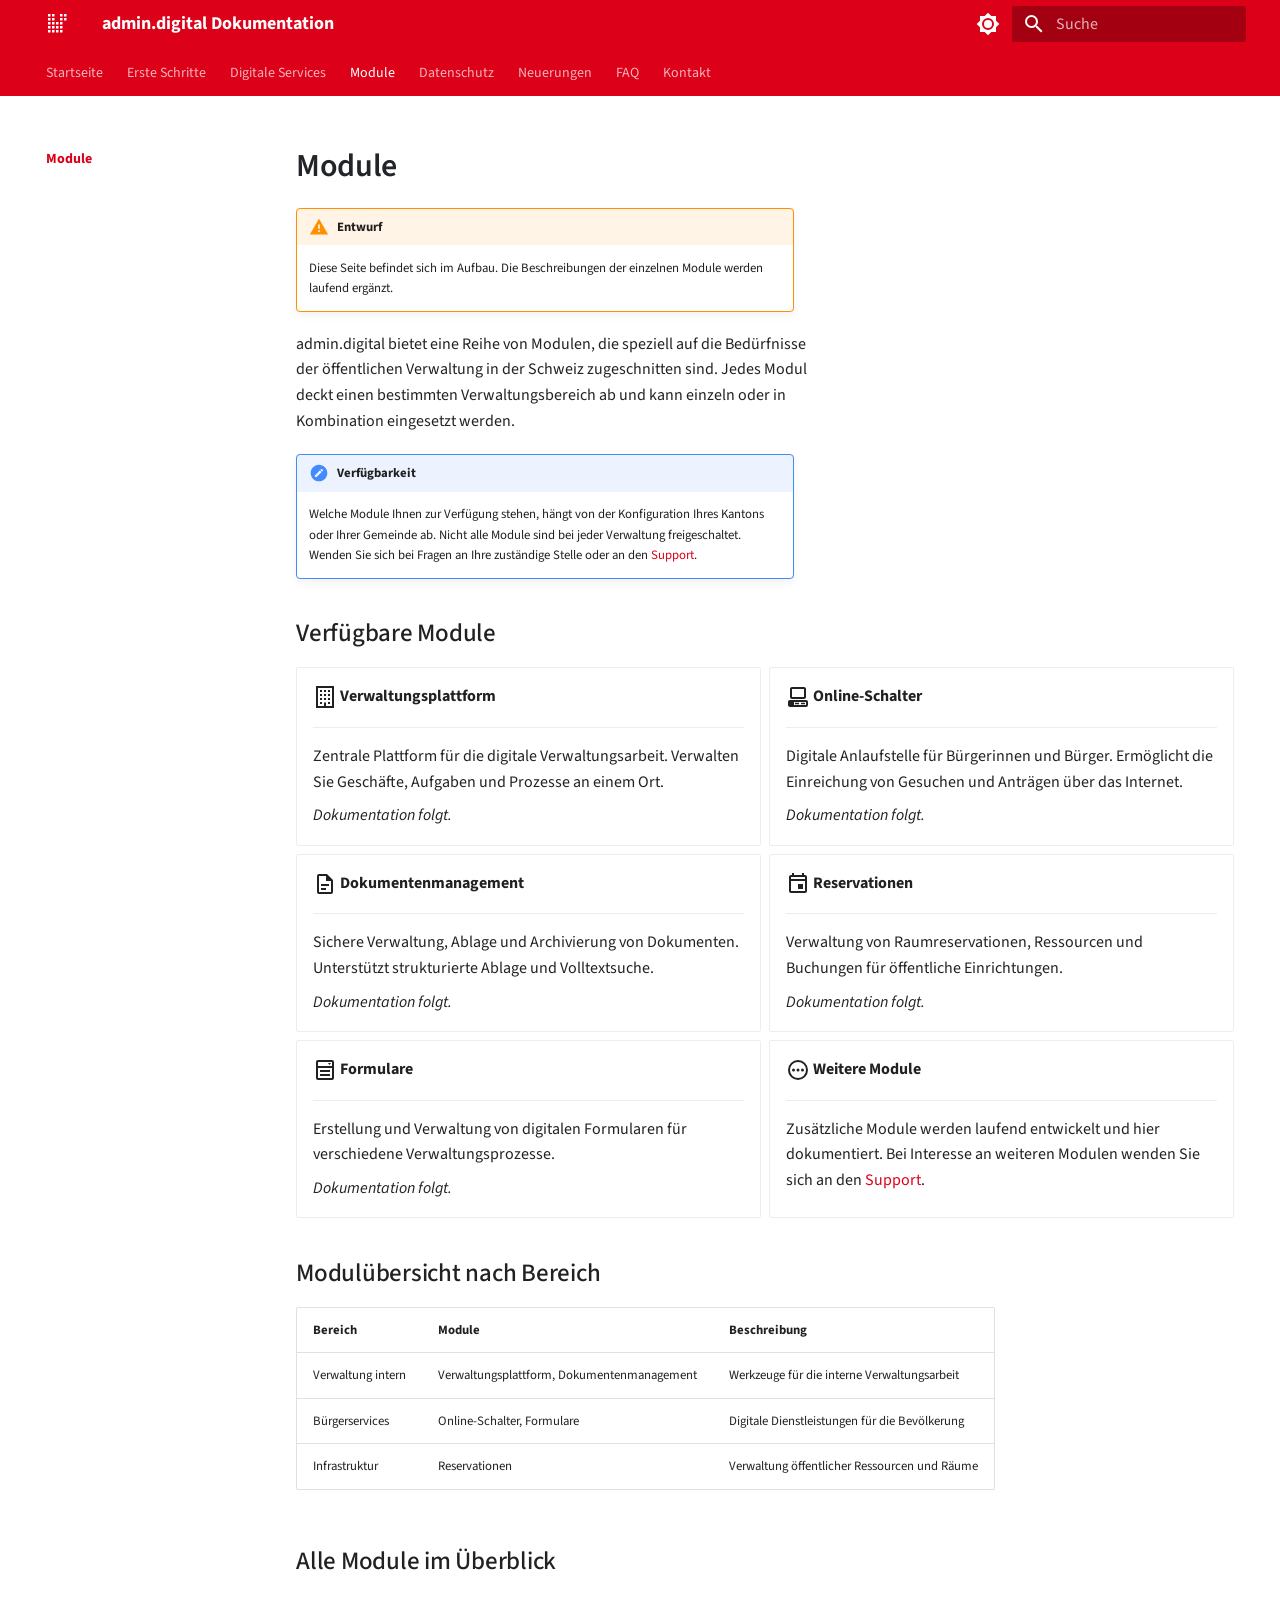
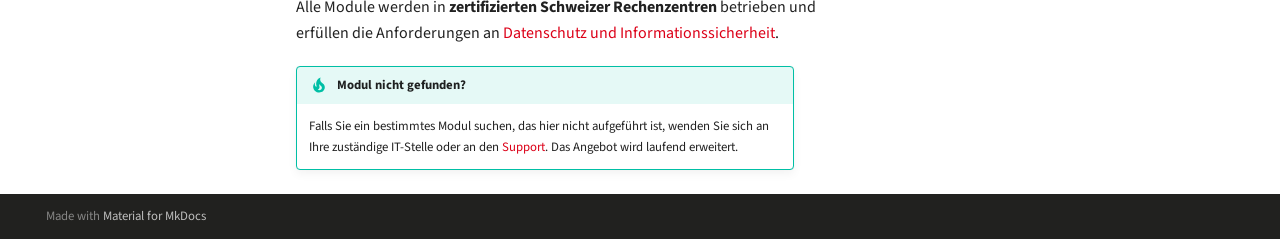
<file: module/index.html>
<!doctype html>
<html lang="de" class="no-js">
  <head>
    
      <meta charset="utf-8">
      <meta name="viewport" content="width=device-width,initial-scale=1">
      
        <meta name="description" content="Übersicht der verfügbaren Module und digitalen Services von admin.digital">
      
      
      
        <link rel="canonical" href="https://docs.admin.digital/module/">
      
      
        <link rel="prev" href="../services/">
      
      
        <link rel="next" href="../datenschutz/">
      
      
        
      
      
      <link rel="icon" href="../img/favicon.svg">
      <meta name="generator" content="mkdocs-1.6.1, mkdocs-material-9.7.1">
    
    
      
        <title>Module - admin.digital Dokumentation</title>
      
    
    
      <link rel="stylesheet" href="../assets/stylesheets/main.484c7ddc.min.css">
      
        
        <link rel="stylesheet" href="../assets/stylesheets/palette.ab4e12ef.min.css">
      
      


    
    
      
    
    
      
        
        
        <link rel="preconnect" href="https://fonts.gstatic.com" crossorigin>
        <link rel="stylesheet" href="https://fonts.googleapis.com/css?family=Source+Sans+Pro:300,300i,400,400i,700,700i%7CSource+Code+Pro:400,400i,700,700i&display=fallback">
        <style>:root{--md-text-font:"Source Sans Pro";--md-code-font:"Source Code Pro"}</style>
      
    
    
      <link rel="stylesheet" href="../stylesheets/custom.css">
    
    <script>__md_scope=new URL("..",location),__md_hash=e=>[...e].reduce(((e,_)=>(e<<5)-e+_.charCodeAt(0)),0),__md_get=(e,_=localStorage,t=__md_scope)=>JSON.parse(_.getItem(t.pathname+"."+e)),__md_set=(e,_,t=localStorage,a=__md_scope)=>{try{t.setItem(a.pathname+"."+e,JSON.stringify(_))}catch(e){}}</script>
    
      

    
    
  </head>
  
  
    
    
      
    
    
    
    
    <body dir="ltr" data-md-color-scheme="default" data-md-color-primary="custom" data-md-color-accent="custom">
  
    
    <input class="md-toggle" data-md-toggle="drawer" type="checkbox" id="__drawer" autocomplete="off">
    <input class="md-toggle" data-md-toggle="search" type="checkbox" id="__search" autocomplete="off">
    <label class="md-overlay" for="__drawer"></label>
    <div data-md-component="skip">
      
        
        <a href="#module" class="md-skip">
          Zum Inhalt
        </a>
      
    </div>
    <div data-md-component="announce">
      
    </div>
    
    
      

<header class="md-header" data-md-component="header">
  <nav class="md-header__inner md-grid" aria-label="Kopfzeile">
    <a href=".." title="admin.digital Dokumentation" class="md-header__button md-logo" aria-label="admin.digital Dokumentation" data-md-component="logo">
      
  <img src="../img/logo.svg" alt="logo">

    </a>
    <label class="md-header__button md-icon" for="__drawer">
      
      <svg xmlns="http://www.w3.org/2000/svg" viewBox="0 0 24 24"><path d="M3 6h18v2H3zm0 5h18v2H3zm0 5h18v2H3z"/></svg>
    </label>
    <div class="md-header__title" data-md-component="header-title">
      <div class="md-header__ellipsis">
        <div class="md-header__topic">
          <span class="md-ellipsis">
            admin.digital Dokumentation
          </span>
        </div>
        <div class="md-header__topic" data-md-component="header-topic">
          <span class="md-ellipsis">
            
              Module
            
          </span>
        </div>
      </div>
    </div>
    
      
        <form class="md-header__option" data-md-component="palette">
  
    
    
    
    <input class="md-option" data-md-color-media="" data-md-color-scheme="default" data-md-color-primary="custom" data-md-color-accent="custom"  aria-label="Dunkelmodus aktivieren"  type="radio" name="__palette" id="__palette_0">
    
      <label class="md-header__button md-icon" title="Dunkelmodus aktivieren" for="__palette_1" hidden>
        <svg xmlns="http://www.w3.org/2000/svg" viewBox="0 0 24 24"><path d="M12 8a4 4 0 0 0-4 4 4 4 0 0 0 4 4 4 4 0 0 0 4-4 4 4 0 0 0-4-4m0 10a6 6 0 0 1-6-6 6 6 0 0 1 6-6 6 6 0 0 1 6 6 6 6 0 0 1-6 6m8-9.31V4h-4.69L12 .69 8.69 4H4v4.69L.69 12 4 15.31V20h4.69L12 23.31 15.31 20H20v-4.69L23.31 12z"/></svg>
      </label>
    
  
    
    
    
    <input class="md-option" data-md-color-media="" data-md-color-scheme="slate" data-md-color-primary="custom" data-md-color-accent="custom"  aria-label="Hellmodus aktivieren"  type="radio" name="__palette" id="__palette_1">
    
      <label class="md-header__button md-icon" title="Hellmodus aktivieren" for="__palette_0" hidden>
        <svg xmlns="http://www.w3.org/2000/svg" viewBox="0 0 24 24"><path d="M12 18c-.89 0-1.74-.2-2.5-.55C11.56 16.5 13 14.42 13 12s-1.44-4.5-3.5-5.45C10.26 6.2 11.11 6 12 6a6 6 0 0 1 6 6 6 6 0 0 1-6 6m8-9.31V4h-4.69L12 .69 8.69 4H4v4.69L.69 12 4 15.31V20h4.69L12 23.31 15.31 20H20v-4.69L23.31 12z"/></svg>
      </label>
    
  
</form>
      
    
    
      <script>var palette=__md_get("__palette");if(palette&&palette.color){if("(prefers-color-scheme)"===palette.color.media){var media=matchMedia("(prefers-color-scheme: light)"),input=document.querySelector(media.matches?"[data-md-color-media='(prefers-color-scheme: light)']":"[data-md-color-media='(prefers-color-scheme: dark)']");palette.color.media=input.getAttribute("data-md-color-media"),palette.color.scheme=input.getAttribute("data-md-color-scheme"),palette.color.primary=input.getAttribute("data-md-color-primary"),palette.color.accent=input.getAttribute("data-md-color-accent")}for(var[key,value]of Object.entries(palette.color))document.body.setAttribute("data-md-color-"+key,value)}</script>
    
    
    
      
      
        <label class="md-header__button md-icon" for="__search">
          
          <svg xmlns="http://www.w3.org/2000/svg" viewBox="0 0 24 24"><path d="M9.5 3A6.5 6.5 0 0 1 16 9.5c0 1.61-.59 3.09-1.56 4.23l.27.27h.79l5 5-1.5 1.5-5-5v-.79l-.27-.27A6.52 6.52 0 0 1 9.5 16 6.5 6.5 0 0 1 3 9.5 6.5 6.5 0 0 1 9.5 3m0 2C7 5 5 7 5 9.5S7 14 9.5 14 14 12 14 9.5 12 5 9.5 5"/></svg>
        </label>
        <div class="md-search" data-md-component="search" role="dialog">
  <label class="md-search__overlay" for="__search"></label>
  <div class="md-search__inner" role="search">
    <form class="md-search__form" name="search">
      <input type="text" class="md-search__input" name="query" aria-label="Suche" placeholder="Suche" autocapitalize="off" autocorrect="off" autocomplete="off" spellcheck="false" data-md-component="search-query" required>
      <label class="md-search__icon md-icon" for="__search">
        
        <svg xmlns="http://www.w3.org/2000/svg" viewBox="0 0 24 24"><path d="M9.5 3A6.5 6.5 0 0 1 16 9.5c0 1.61-.59 3.09-1.56 4.23l.27.27h.79l5 5-1.5 1.5-5-5v-.79l-.27-.27A6.52 6.52 0 0 1 9.5 16 6.5 6.5 0 0 1 3 9.5 6.5 6.5 0 0 1 9.5 3m0 2C7 5 5 7 5 9.5S7 14 9.5 14 14 12 14 9.5 12 5 9.5 5"/></svg>
        
        <svg xmlns="http://www.w3.org/2000/svg" viewBox="0 0 24 24"><path d="M20 11v2H8l5.5 5.5-1.42 1.42L4.16 12l7.92-7.92L13.5 5.5 8 11z"/></svg>
      </label>
      <nav class="md-search__options" aria-label="Suche">
        
        <button type="reset" class="md-search__icon md-icon" title="Zurücksetzen" aria-label="Zurücksetzen" tabindex="-1">
          
          <svg xmlns="http://www.w3.org/2000/svg" viewBox="0 0 24 24"><path d="M19 6.41 17.59 5 12 10.59 6.41 5 5 6.41 10.59 12 5 17.59 6.41 19 12 13.41 17.59 19 19 17.59 13.41 12z"/></svg>
        </button>
      </nav>
      
        <div class="md-search__suggest" data-md-component="search-suggest"></div>
      
    </form>
    <div class="md-search__output">
      <div class="md-search__scrollwrap" tabindex="0" data-md-scrollfix>
        <div class="md-search-result" data-md-component="search-result">
          <div class="md-search-result__meta">
            Suche wird initialisiert
          </div>
          <ol class="md-search-result__list" role="presentation"></ol>
        </div>
      </div>
    </div>
  </div>
</div>
      
    
    
  </nav>
  
</header>
    
    <div class="md-container" data-md-component="container">
      
      
        
          
            
<nav class="md-tabs" aria-label="Hauptnavigation" data-md-component="tabs">
  <div class="md-grid">
    <ul class="md-tabs__list">
      
        
  
  
  
  
    <li class="md-tabs__item">
      <a href=".." class="md-tabs__link">
        
  
  
    
  
  Startseite

      </a>
    </li>
  

      
        
  
  
  
  
    
    
      <li class="md-tabs__item">
        <a href="../erste-schritte/" class="md-tabs__link">
          
  
  
    
  
  Erste Schritte

        </a>
      </li>
    
  

      
        
  
  
  
  
    <li class="md-tabs__item">
      <a href="../services/" class="md-tabs__link">
        
  
  
    
  
  Digitale Services

      </a>
    </li>
  

      
        
  
  
  
    
  
  
    
    
      <li class="md-tabs__item md-tabs__item--active">
        <a href="./" class="md-tabs__link">
          
  
  
    
  
  Module

        </a>
      </li>
    
  

      
        
  
  
  
  
    <li class="md-tabs__item">
      <a href="../datenschutz/" class="md-tabs__link">
        
  
  
    
  
  Datenschutz

      </a>
    </li>
  

      
        
  
  
  
  
    <li class="md-tabs__item">
      <a href="../neuerungen/" class="md-tabs__link">
        
  
  
    
  
  Neuerungen

      </a>
    </li>
  

      
        
  
  
  
  
    
    
      <li class="md-tabs__item">
        <a href="../faq/" class="md-tabs__link">
          
  
  
    
  
  FAQ

        </a>
      </li>
    
  

      
        
  
  
  
  
    <li class="md-tabs__item">
      <a href="../kontakt/" class="md-tabs__link">
        
  
  
    
  
  Kontakt

      </a>
    </li>
  

      
    </ul>
  </div>
</nav>
          
        
      
      <main class="md-main" data-md-component="main">
        <div class="md-main__inner md-grid">
          
            
              
              <div class="md-sidebar md-sidebar--primary" data-md-component="sidebar" data-md-type="navigation" >
                <div class="md-sidebar__scrollwrap">
                  <div class="md-sidebar__inner">
                    


  


  

<nav class="md-nav md-nav--primary md-nav--lifted md-nav--integrated" aria-label="Navigation" data-md-level="0">
  <label class="md-nav__title" for="__drawer">
    <a href=".." title="admin.digital Dokumentation" class="md-nav__button md-logo" aria-label="admin.digital Dokumentation" data-md-component="logo">
      
  <img src="../img/logo.svg" alt="logo">

    </a>
    admin.digital Dokumentation
  </label>
  
  <ul class="md-nav__list" data-md-scrollfix>
    
      
      
  
  
  
  
    <li class="md-nav__item">
      <a href=".." class="md-nav__link">
        
  
  
  <span class="md-ellipsis">
    
  
    Startseite
  

    
  </span>
  
  

      </a>
    </li>
  

    
      
      
  
  
  
  
    
    
      
        
          
        
      
        
      
    
    
    
      
      
        
      
    
    
    <li class="md-nav__item md-nav__item--nested">
      
        
        
        <input class="md-nav__toggle md-toggle " type="checkbox" id="__nav_2" >
        
          
          <div class="md-nav__link md-nav__container">
            <a href="../erste-schritte/" class="md-nav__link ">
              
  
  
  <span class="md-ellipsis">
    
  
    Erste Schritte
  

    
  </span>
  
  

            </a>
            
              
              <label class="md-nav__link " for="__nav_2" id="__nav_2_label" tabindex="0">
                <span class="md-nav__icon md-icon"></span>
              </label>
            
          </div>
        
        <nav class="md-nav" data-md-level="1" aria-labelledby="__nav_2_label" aria-expanded="false">
          <label class="md-nav__title" for="__nav_2">
            <span class="md-nav__icon md-icon"></span>
            
  
    Erste Schritte
  

          </label>
          <ul class="md-nav__list" data-md-scrollfix>
            
              
            
              
                
  
  
  
  
    <li class="md-nav__item">
      <a href="../erste-schritte/anmeldung/" class="md-nav__link">
        
  
  
  <span class="md-ellipsis">
    
  
    Anmeldung
  

    
  </span>
  
  

      </a>
    </li>
  

              
            
          </ul>
        </nav>
      
    </li>
  

    
      
      
  
  
  
  
    <li class="md-nav__item">
      <a href="../services/" class="md-nav__link">
        
  
  
  <span class="md-ellipsis">
    
  
    Digitale Services
  

    
  </span>
  
  

      </a>
    </li>
  

    
      
      
  
  
    
  
  
  
    
    
      
        
          
        
      
    
    
    
      
        
        
      
      
        
      
    
    
    <li class="md-nav__item md-nav__item--active md-nav__item--section md-nav__item--nested">
      
        
        
        <input class="md-nav__toggle md-toggle " type="checkbox" id="__nav_4" checked>
        
          
          <div class="md-nav__link md-nav__container">
            <a href="./" class="md-nav__link md-nav__link--active">
              
  
  
  <span class="md-ellipsis">
    
  
    Module
  

    
  </span>
  
  

            </a>
            
          </div>
        
        <nav class="md-nav" data-md-level="1" aria-labelledby="__nav_4_label" aria-expanded="true">
          <label class="md-nav__title" for="__nav_4">
            <span class="md-nav__icon md-icon"></span>
            
  
    Module
  

          </label>
          <ul class="md-nav__list" data-md-scrollfix>
            
              
            
          </ul>
        </nav>
      
    </li>
  

    
      
      
  
  
  
  
    <li class="md-nav__item">
      <a href="../datenschutz/" class="md-nav__link">
        
  
  
  <span class="md-ellipsis">
    
  
    Datenschutz
  

    
  </span>
  
  

      </a>
    </li>
  

    
      
      
  
  
  
  
    <li class="md-nav__item">
      <a href="../neuerungen/" class="md-nav__link">
        
  
  
  <span class="md-ellipsis">
    
  
    Neuerungen
  

    
  </span>
  
  

      </a>
    </li>
  

    
      
      
  
  
  
  
    
    
      
        
          
        
      
    
    
    
      
      
        
      
    
    
    <li class="md-nav__item md-nav__item--nested">
      
        
        
        <input class="md-nav__toggle md-toggle " type="checkbox" id="__nav_7" >
        
          
          <div class="md-nav__link md-nav__container">
            <a href="../faq/" class="md-nav__link ">
              
  
  
  <span class="md-ellipsis">
    
  
    FAQ
  

    
  </span>
  
  

            </a>
            
          </div>
        
        <nav class="md-nav" data-md-level="1" aria-labelledby="__nav_7_label" aria-expanded="false">
          <label class="md-nav__title" for="__nav_7">
            <span class="md-nav__icon md-icon"></span>
            
  
    FAQ
  

          </label>
          <ul class="md-nav__list" data-md-scrollfix>
            
              
            
          </ul>
        </nav>
      
    </li>
  

    
      
      
  
  
  
  
    <li class="md-nav__item">
      <a href="../kontakt/" class="md-nav__link">
        
  
  
  <span class="md-ellipsis">
    
  
    Kontakt
  

    
  </span>
  
  

      </a>
    </li>
  

    
  </ul>
</nav>
                  </div>
                </div>
              </div>
            
            
          
          
            <div class="md-content" data-md-component="content">
              
              <article class="md-content__inner md-typeset">
                
                  



<h1 id="module">Module<a class="headerlink" href="#module" title="Permanent link">&para;</a></h1>
<div class="admonition warning">
<p class="admonition-title">Entwurf</p>
<p>Diese Seite befindet sich im Aufbau. Die Beschreibungen der einzelnen Module werden laufend ergänzt.</p>
</div>
<p>admin.digital bietet eine Reihe von Modulen, die speziell auf die Bedürfnisse der öffentlichen Verwaltung in der Schweiz zugeschnitten sind. Jedes Modul deckt einen bestimmten Verwaltungsbereich ab und kann einzeln oder in Kombination eingesetzt werden.</p>
<div class="admonition note">
<p class="admonition-title">Verfügbarkeit</p>
<p>Welche Module Ihnen zur Verfügung stehen, hängt von der Konfiguration Ihres Kantons oder Ihrer Gemeinde ab. Nicht alle Module sind bei jeder Verwaltung freigeschaltet. Wenden Sie sich bei Fragen an Ihre zuständige Stelle oder an den <a href="../kontakt/">Support</a>.</p>
</div>
<h2 id="verfugbare-module">Verfügbare Module<a class="headerlink" href="#verfugbare-module" title="Permanent link">&para;</a></h2>
<!-- TODO: Modulbeschreibungen mit den tatsächlichen Produktnamen und Funktionen ergänzen -->

<div class="grid cards">
<ul>
<li>
<p><span class="twemoji lg middle"><svg xmlns="http://www.w3.org/2000/svg" viewBox="0 0 24 24"><path d="M19 3v18h-6v-3.5h-2V21H5V3zm-4 4h2V5h-2zm-4 0h2V5h-2zM7 7h2V5H7zm8 4h2V9h-2zm-4 0h2V9h-2zm-4 0h2V9H7zm8 4h2v-2h-2zm-4 0h2v-2h-2zm-4 0h2v-2H7zm8 4h2v-2h-2zm-8 0h2v-2H7zM21 1H3v22h18z"/></svg></span> <strong>Verwaltungsplattform</strong></p>
<hr />
<p>Zentrale Plattform für die digitale Verwaltungsarbeit. Verwalten Sie Geschäfte, Aufgaben und Prozesse an einem Ort.</p>
<p><!-- TODO: Link zur detaillierten Moduldokumentation ergänzen -->
<em>Dokumentation folgt.</em></p>
</li>
<li>
<p><span class="twemoji lg middle"><svg xmlns="http://www.w3.org/2000/svg" viewBox="0 0 24 24"><path d="M6 2c-1.11 0-2 .89-2 2v8c0 1.11.89 2 2 2h12c1.11 0 2-.89 2-2V4c0-1.11-.89-2-2-2zm0 2h12v8H6zM4 15c-1.11 0-2 .89-2 2v3c0 1.11.89 2 2 2h16c1.11 0 2-.89 2-2v-3c0-1.11-.89-2-2-2zm4 2h12v3H8zm1 .75v1.5h4v-1.5zm6 0v1.5h4v-1.5z"/></svg></span> <strong>Online-Schalter</strong></p>
<hr />
<p>Digitale Anlaufstelle für Bürgerinnen und Bürger. Ermöglicht die Einreichung von Gesuchen und Anträgen über das Internet.</p>
<p><!-- TODO: Link zur detaillierten Moduldokumentation ergänzen -->
<em>Dokumentation folgt.</em></p>
</li>
<li>
<p><span class="twemoji lg middle"><svg xmlns="http://www.w3.org/2000/svg" viewBox="0 0 24 24"><path d="M6 2a2 2 0 0 0-2 2v16a2 2 0 0 0 2 2h12a2 2 0 0 0 2-2V8l-6-6zm0 2h7v5h5v11H6zm2 8v2h8v-2zm0 4v2h5v-2z"/></svg></span> <strong>Dokumentenmanagement</strong></p>
<hr />
<p>Sichere Verwaltung, Ablage und Archivierung von Dokumenten. Unterstützt strukturierte Ablage und Volltextsuche.</p>
<p><!-- TODO: Link zur detaillierten Moduldokumentation ergänzen -->
<em>Dokumentation folgt.</em></p>
</li>
<li>
<p><span class="twemoji lg middle"><svg xmlns="http://www.w3.org/2000/svg" viewBox="0 0 24 24"><path d="M12 12h5v5h-5zm7-9h-1V1h-2v2H8V1H6v2H5c-1.1 0-2 .9-2 2v14c0 1.1.9 2 2 2h14c1.1 0 2-.9 2-2V5c0-1.1-.9-2-2-2m0 2v2H5V5zM5 19V9h14v10z"/></svg></span> <strong>Reservationen</strong></p>
<hr />
<p>Verwaltung von Raumreservationen, Ressourcen und Buchungen für öffentliche Einrichtungen.</p>
<p><!-- TODO: Link zur detaillierten Moduldokumentation ergänzen -->
<em>Dokumentation folgt.</em></p>
</li>
<li>
<p><span class="twemoji lg middle"><svg xmlns="http://www.w3.org/2000/svg" viewBox="0 0 24 24"><path d="M15 5h3l-1.5 2zM5 2h14a2 2 0 0 1 2 2v16c0 1.11-.89 2-2 2H5a2 2 0 0 1-2-2V4c0-1.1.9-2 2-2m0 2v4h14V4zm0 16h14V10H5zm2-8h10v2H7zm0 4h10v2H7z"/></svg></span> <strong>Formulare</strong></p>
<hr />
<p>Erstellung und Verwaltung von digitalen Formularen für verschiedene Verwaltungsprozesse.</p>
<p><!-- TODO: Link zur detaillierten Moduldokumentation ergänzen -->
<em>Dokumentation folgt.</em></p>
</li>
<li>
<p><span class="twemoji lg middle"><svg xmlns="http://www.w3.org/2000/svg" viewBox="0 0 24 24"><path d="M12 2a10 10 0 0 1 10 10 10 10 0 0 1-10 10A10 10 0 0 1 2 12 10 10 0 0 1 12 2m0 2a8 8 0 0 0-8 8 8 8 0 0 0 8 8 8 8 0 0 0 8-8 8 8 0 0 0-8-8m0 6.5a1.5 1.5 0 0 1 1.5 1.5 1.5 1.5 0 0 1-1.5 1.5 1.5 1.5 0 0 1-1.5-1.5 1.5 1.5 0 0 1 1.5-1.5m-4.5 0A1.5 1.5 0 0 1 9 12a1.5 1.5 0 0 1-1.5 1.5A1.5 1.5 0 0 1 6 12a1.5 1.5 0 0 1 1.5-1.5m9 0A1.5 1.5 0 0 1 18 12a1.5 1.5 0 0 1-1.5 1.5A1.5 1.5 0 0 1 15 12a1.5 1.5 0 0 1 1.5-1.5"/></svg></span> <strong>Weitere Module</strong></p>
<hr />
<p>Zusätzliche Module werden laufend entwickelt und hier dokumentiert. Bei Interesse an weiteren Modulen wenden Sie sich an den <a href="../kontakt/">Support</a>.</p>
</li>
</ul>
</div>
<h2 id="modulubersicht-nach-bereich">Modulübersicht nach Bereich<a class="headerlink" href="#modulubersicht-nach-bereich" title="Permanent link">&para;</a></h2>
<!-- TODO: Tabelle mit tatsächlichen Modulen und deren Zuordnung ergänzen -->

<table>
<thead>
<tr>
<th>Bereich</th>
<th>Module</th>
<th>Beschreibung</th>
</tr>
</thead>
<tbody>
<tr>
<td>Verwaltung intern</td>
<td>Verwaltungsplattform, Dokumentenmanagement</td>
<td>Werkzeuge für die interne Verwaltungsarbeit</td>
</tr>
<tr>
<td>Bürgerservices</td>
<td>Online-Schalter, Formulare</td>
<td>Digitale Dienstleistungen für die Bevölkerung</td>
</tr>
<tr>
<td>Infrastruktur</td>
<td>Reservationen</td>
<td>Verwaltung öffentlicher Ressourcen und Räume</td>
</tr>
</tbody>
</table>
<h2 id="alle-module-im-uberblick">Alle Module im Überblick<a class="headerlink" href="#alle-module-im-uberblick" title="Permanent link">&para;</a></h2>
<p>Alle Module werden in <strong>zertifizierten Schweizer Rechenzentren</strong> betrieben und erfüllen die Anforderungen an <a href="../datenschutz/">Datenschutz und Informationssicherheit</a>.</p>
<div class="admonition tip">
<p class="admonition-title">Modul nicht gefunden?</p>
<p>Falls Sie ein bestimmtes Modul suchen, das hier nicht aufgeführt ist, wenden Sie sich an Ihre zuständige IT-Stelle oder an den <a href="../kontakt/">Support</a>. Das Angebot wird laufend erweitert.</p>
</div>







  
  






                
              </article>
            </div>
          
          
<script>var target=document.getElementById(location.hash.slice(1));target&&target.name&&(target.checked=target.name.startsWith("__tabbed_"))</script>
        </div>
        
          <button type="button" class="md-top md-icon" data-md-component="top" hidden>
  
  <svg xmlns="http://www.w3.org/2000/svg" viewBox="0 0 24 24"><path d="M13 20h-2V8l-5.5 5.5-1.42-1.42L12 4.16l7.92 7.92-1.42 1.42L13 8z"/></svg>
  Zurück zum Seitenanfang
</button>
        
      </main>
      
        <footer class="md-footer">
  
  <div class="md-footer-meta md-typeset">
    <div class="md-footer-meta__inner md-grid">
      <div class="md-copyright">
  
  
    Made with
    <a href="https://squidfunk.github.io/mkdocs-material/" target="_blank" rel="noopener">
      Material for MkDocs
    </a>
  
</div>
      
    </div>
  </div>
</footer>
      
    </div>
    <div class="md-dialog" data-md-component="dialog">
      <div class="md-dialog__inner md-typeset"></div>
    </div>
    
    
    
      
      
      <script id="__config" type="application/json">{"annotate": null, "base": "..", "features": ["navigation.tabs", "navigation.sections", "navigation.top", "navigation.indexes", "search.suggest", "search.highlight", "content.code.copy", "toc.integrate"], "search": "../assets/javascripts/workers/search.2c215733.min.js", "tags": null, "translations": {"clipboard.copied": "In Zwischenablage kopiert", "clipboard.copy": "In Zwischenablage kopieren", "search.result.more.one": "1 weiteres Suchergebnis auf dieser Seite", "search.result.more.other": "# weitere Suchergebnisse auf dieser Seite", "search.result.none": "Keine Suchergebnisse", "search.result.one": "1 Suchergebnis", "search.result.other": "# Suchergebnisse", "search.result.placeholder": "Suchbegriff eingeben", "search.result.term.missing": "Es fehlt", "select.version": "Version ausw\u00e4hlen"}, "version": null}</script>
    
    
      <script src="../assets/javascripts/bundle.79ae519e.min.js"></script>
      
        <script src="../javascripts/custom.js"></script>
      
    
  </body>
</html>
</file>
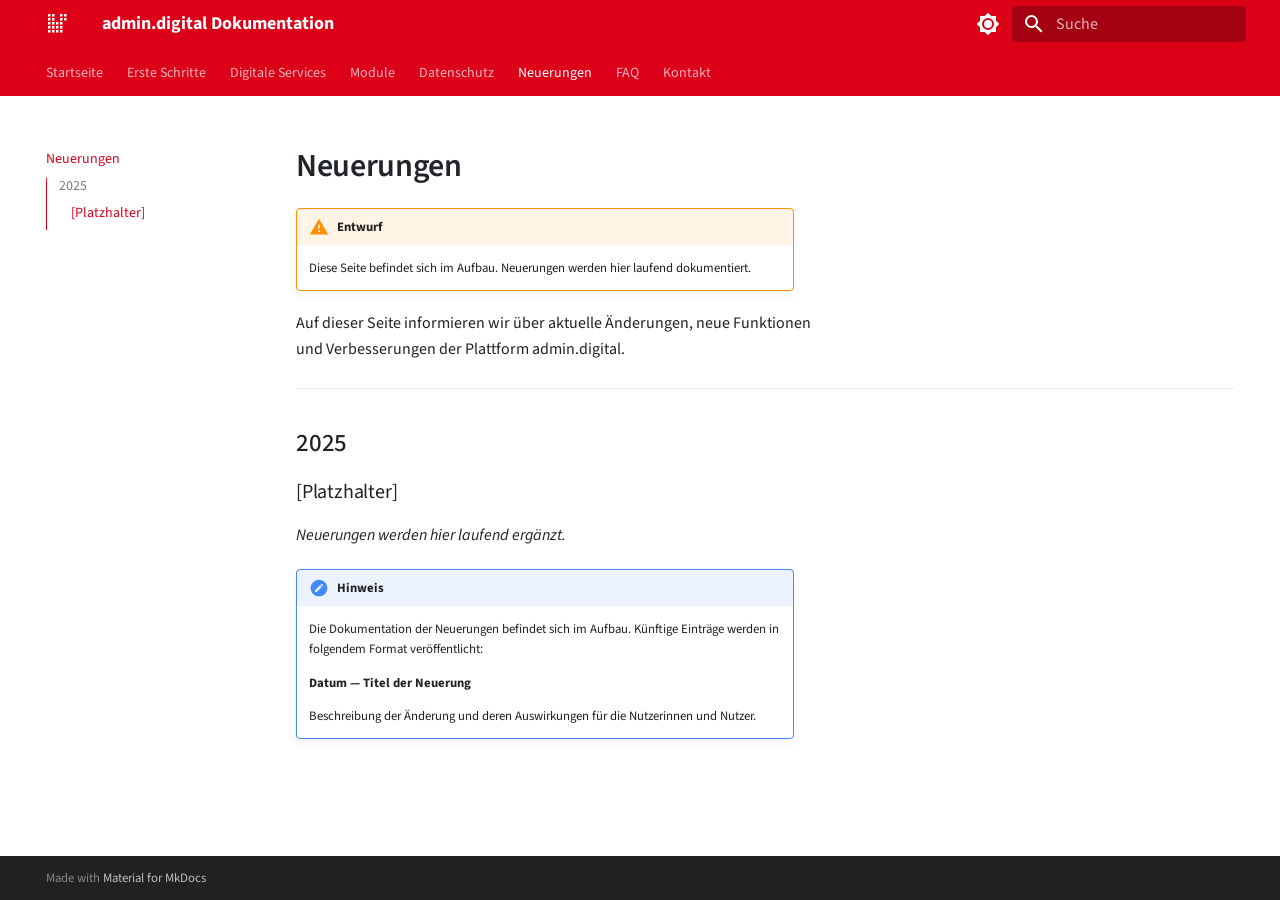
<file: neuerungen/index.html>
<!doctype html>
<html lang="de" class="no-js">
  <head>
    
      <meta charset="utf-8">
      <meta name="viewport" content="width=device-width,initial-scale=1">
      
        <meta name="description" content="Aktuelle Änderungen und neue Funktionen von admin.digital">
      
      
      
        <link rel="canonical" href="https://docs.admin.digital/neuerungen/">
      
      
        <link rel="prev" href="../datenschutz/">
      
      
        <link rel="next" href="../faq/">
      
      
        
      
      
      <link rel="icon" href="../img/favicon.svg">
      <meta name="generator" content="mkdocs-1.6.1, mkdocs-material-9.7.1">
    
    
      
        <title>Neuerungen - admin.digital Dokumentation</title>
      
    
    
      <link rel="stylesheet" href="../assets/stylesheets/main.484c7ddc.min.css">
      
        
        <link rel="stylesheet" href="../assets/stylesheets/palette.ab4e12ef.min.css">
      
      


    
    
      
    
    
      
        
        
        <link rel="preconnect" href="https://fonts.gstatic.com" crossorigin>
        <link rel="stylesheet" href="https://fonts.googleapis.com/css?family=Source+Sans+Pro:300,300i,400,400i,700,700i%7CSource+Code+Pro:400,400i,700,700i&display=fallback">
        <style>:root{--md-text-font:"Source Sans Pro";--md-code-font:"Source Code Pro"}</style>
      
    
    
      <link rel="stylesheet" href="../stylesheets/custom.css">
    
    <script>__md_scope=new URL("..",location),__md_hash=e=>[...e].reduce(((e,_)=>(e<<5)-e+_.charCodeAt(0)),0),__md_get=(e,_=localStorage,t=__md_scope)=>JSON.parse(_.getItem(t.pathname+"."+e)),__md_set=(e,_,t=localStorage,a=__md_scope)=>{try{t.setItem(a.pathname+"."+e,JSON.stringify(_))}catch(e){}}</script>
    
      

    
    
  </head>
  
  
    
    
      
    
    
    
    
    <body dir="ltr" data-md-color-scheme="default" data-md-color-primary="custom" data-md-color-accent="custom">
  
    
    <input class="md-toggle" data-md-toggle="drawer" type="checkbox" id="__drawer" autocomplete="off">
    <input class="md-toggle" data-md-toggle="search" type="checkbox" id="__search" autocomplete="off">
    <label class="md-overlay" for="__drawer"></label>
    <div data-md-component="skip">
      
        
        <a href="#neuerungen" class="md-skip">
          Zum Inhalt
        </a>
      
    </div>
    <div data-md-component="announce">
      
    </div>
    
    
      

<header class="md-header" data-md-component="header">
  <nav class="md-header__inner md-grid" aria-label="Kopfzeile">
    <a href=".." title="admin.digital Dokumentation" class="md-header__button md-logo" aria-label="admin.digital Dokumentation" data-md-component="logo">
      
  <img src="../img/logo.svg" alt="logo">

    </a>
    <label class="md-header__button md-icon" for="__drawer">
      
      <svg xmlns="http://www.w3.org/2000/svg" viewBox="0 0 24 24"><path d="M3 6h18v2H3zm0 5h18v2H3zm0 5h18v2H3z"/></svg>
    </label>
    <div class="md-header__title" data-md-component="header-title">
      <div class="md-header__ellipsis">
        <div class="md-header__topic">
          <span class="md-ellipsis">
            admin.digital Dokumentation
          </span>
        </div>
        <div class="md-header__topic" data-md-component="header-topic">
          <span class="md-ellipsis">
            
              Neuerungen
            
          </span>
        </div>
      </div>
    </div>
    
      
        <form class="md-header__option" data-md-component="palette">
  
    
    
    
    <input class="md-option" data-md-color-media="" data-md-color-scheme="default" data-md-color-primary="custom" data-md-color-accent="custom"  aria-label="Dunkelmodus aktivieren"  type="radio" name="__palette" id="__palette_0">
    
      <label class="md-header__button md-icon" title="Dunkelmodus aktivieren" for="__palette_1" hidden>
        <svg xmlns="http://www.w3.org/2000/svg" viewBox="0 0 24 24"><path d="M12 8a4 4 0 0 0-4 4 4 4 0 0 0 4 4 4 4 0 0 0 4-4 4 4 0 0 0-4-4m0 10a6 6 0 0 1-6-6 6 6 0 0 1 6-6 6 6 0 0 1 6 6 6 6 0 0 1-6 6m8-9.31V4h-4.69L12 .69 8.69 4H4v4.69L.69 12 4 15.31V20h4.69L12 23.31 15.31 20H20v-4.69L23.31 12z"/></svg>
      </label>
    
  
    
    
    
    <input class="md-option" data-md-color-media="" data-md-color-scheme="slate" data-md-color-primary="custom" data-md-color-accent="custom"  aria-label="Hellmodus aktivieren"  type="radio" name="__palette" id="__palette_1">
    
      <label class="md-header__button md-icon" title="Hellmodus aktivieren" for="__palette_0" hidden>
        <svg xmlns="http://www.w3.org/2000/svg" viewBox="0 0 24 24"><path d="M12 18c-.89 0-1.74-.2-2.5-.55C11.56 16.5 13 14.42 13 12s-1.44-4.5-3.5-5.45C10.26 6.2 11.11 6 12 6a6 6 0 0 1 6 6 6 6 0 0 1-6 6m8-9.31V4h-4.69L12 .69 8.69 4H4v4.69L.69 12 4 15.31V20h4.69L12 23.31 15.31 20H20v-4.69L23.31 12z"/></svg>
      </label>
    
  
</form>
      
    
    
      <script>var palette=__md_get("__palette");if(palette&&palette.color){if("(prefers-color-scheme)"===palette.color.media){var media=matchMedia("(prefers-color-scheme: light)"),input=document.querySelector(media.matches?"[data-md-color-media='(prefers-color-scheme: light)']":"[data-md-color-media='(prefers-color-scheme: dark)']");palette.color.media=input.getAttribute("data-md-color-media"),palette.color.scheme=input.getAttribute("data-md-color-scheme"),palette.color.primary=input.getAttribute("data-md-color-primary"),palette.color.accent=input.getAttribute("data-md-color-accent")}for(var[key,value]of Object.entries(palette.color))document.body.setAttribute("data-md-color-"+key,value)}</script>
    
    
    
      
      
        <label class="md-header__button md-icon" for="__search">
          
          <svg xmlns="http://www.w3.org/2000/svg" viewBox="0 0 24 24"><path d="M9.5 3A6.5 6.5 0 0 1 16 9.5c0 1.61-.59 3.09-1.56 4.23l.27.27h.79l5 5-1.5 1.5-5-5v-.79l-.27-.27A6.52 6.52 0 0 1 9.5 16 6.5 6.5 0 0 1 3 9.5 6.5 6.5 0 0 1 9.5 3m0 2C7 5 5 7 5 9.5S7 14 9.5 14 14 12 14 9.5 12 5 9.5 5"/></svg>
        </label>
        <div class="md-search" data-md-component="search" role="dialog">
  <label class="md-search__overlay" for="__search"></label>
  <div class="md-search__inner" role="search">
    <form class="md-search__form" name="search">
      <input type="text" class="md-search__input" name="query" aria-label="Suche" placeholder="Suche" autocapitalize="off" autocorrect="off" autocomplete="off" spellcheck="false" data-md-component="search-query" required>
      <label class="md-search__icon md-icon" for="__search">
        
        <svg xmlns="http://www.w3.org/2000/svg" viewBox="0 0 24 24"><path d="M9.5 3A6.5 6.5 0 0 1 16 9.5c0 1.61-.59 3.09-1.56 4.23l.27.27h.79l5 5-1.5 1.5-5-5v-.79l-.27-.27A6.52 6.52 0 0 1 9.5 16 6.5 6.5 0 0 1 3 9.5 6.5 6.5 0 0 1 9.5 3m0 2C7 5 5 7 5 9.5S7 14 9.5 14 14 12 14 9.5 12 5 9.5 5"/></svg>
        
        <svg xmlns="http://www.w3.org/2000/svg" viewBox="0 0 24 24"><path d="M20 11v2H8l5.5 5.5-1.42 1.42L4.16 12l7.92-7.92L13.5 5.5 8 11z"/></svg>
      </label>
      <nav class="md-search__options" aria-label="Suche">
        
        <button type="reset" class="md-search__icon md-icon" title="Zurücksetzen" aria-label="Zurücksetzen" tabindex="-1">
          
          <svg xmlns="http://www.w3.org/2000/svg" viewBox="0 0 24 24"><path d="M19 6.41 17.59 5 12 10.59 6.41 5 5 6.41 10.59 12 5 17.59 6.41 19 12 13.41 17.59 19 19 17.59 13.41 12z"/></svg>
        </button>
      </nav>
      
        <div class="md-search__suggest" data-md-component="search-suggest"></div>
      
    </form>
    <div class="md-search__output">
      <div class="md-search__scrollwrap" tabindex="0" data-md-scrollfix>
        <div class="md-search-result" data-md-component="search-result">
          <div class="md-search-result__meta">
            Suche wird initialisiert
          </div>
          <ol class="md-search-result__list" role="presentation"></ol>
        </div>
      </div>
    </div>
  </div>
</div>
      
    
    
  </nav>
  
</header>
    
    <div class="md-container" data-md-component="container">
      
      
        
          
            
<nav class="md-tabs" aria-label="Hauptnavigation" data-md-component="tabs">
  <div class="md-grid">
    <ul class="md-tabs__list">
      
        
  
  
  
  
    <li class="md-tabs__item">
      <a href=".." class="md-tabs__link">
        
  
  
    
  
  Startseite

      </a>
    </li>
  

      
        
  
  
  
  
    
    
      <li class="md-tabs__item">
        <a href="../erste-schritte/" class="md-tabs__link">
          
  
  
    
  
  Erste Schritte

        </a>
      </li>
    
  

      
        
  
  
  
  
    <li class="md-tabs__item">
      <a href="../services/" class="md-tabs__link">
        
  
  
    
  
  Digitale Services

      </a>
    </li>
  

      
        
  
  
  
  
    
    
      <li class="md-tabs__item">
        <a href="../module/" class="md-tabs__link">
          
  
  
    
  
  Module

        </a>
      </li>
    
  

      
        
  
  
  
  
    <li class="md-tabs__item">
      <a href="../datenschutz/" class="md-tabs__link">
        
  
  
    
  
  Datenschutz

      </a>
    </li>
  

      
        
  
  
  
    
  
  
    <li class="md-tabs__item md-tabs__item--active">
      <a href="./" class="md-tabs__link">
        
  
  
    
  
  Neuerungen

      </a>
    </li>
  

      
        
  
  
  
  
    
    
      <li class="md-tabs__item">
        <a href="../faq/" class="md-tabs__link">
          
  
  
    
  
  FAQ

        </a>
      </li>
    
  

      
        
  
  
  
  
    <li class="md-tabs__item">
      <a href="../kontakt/" class="md-tabs__link">
        
  
  
    
  
  Kontakt

      </a>
    </li>
  

      
    </ul>
  </div>
</nav>
          
        
      
      <main class="md-main" data-md-component="main">
        <div class="md-main__inner md-grid">
          
            
              
              <div class="md-sidebar md-sidebar--primary" data-md-component="sidebar" data-md-type="navigation" >
                <div class="md-sidebar__scrollwrap">
                  <div class="md-sidebar__inner">
                    


  


  

<nav class="md-nav md-nav--primary md-nav--lifted md-nav--integrated" aria-label="Navigation" data-md-level="0">
  <label class="md-nav__title" for="__drawer">
    <a href=".." title="admin.digital Dokumentation" class="md-nav__button md-logo" aria-label="admin.digital Dokumentation" data-md-component="logo">
      
  <img src="../img/logo.svg" alt="logo">

    </a>
    admin.digital Dokumentation
  </label>
  
  <ul class="md-nav__list" data-md-scrollfix>
    
      
      
  
  
  
  
    <li class="md-nav__item">
      <a href=".." class="md-nav__link">
        
  
  
  <span class="md-ellipsis">
    
  
    Startseite
  

    
  </span>
  
  

      </a>
    </li>
  

    
      
      
  
  
  
  
    
    
      
        
          
        
      
        
      
    
    
    
      
      
        
      
    
    
    <li class="md-nav__item md-nav__item--nested">
      
        
        
        <input class="md-nav__toggle md-toggle " type="checkbox" id="__nav_2" >
        
          
          <div class="md-nav__link md-nav__container">
            <a href="../erste-schritte/" class="md-nav__link ">
              
  
  
  <span class="md-ellipsis">
    
  
    Erste Schritte
  

    
  </span>
  
  

            </a>
            
              
              <label class="md-nav__link " for="__nav_2" id="__nav_2_label" tabindex="0">
                <span class="md-nav__icon md-icon"></span>
              </label>
            
          </div>
        
        <nav class="md-nav" data-md-level="1" aria-labelledby="__nav_2_label" aria-expanded="false">
          <label class="md-nav__title" for="__nav_2">
            <span class="md-nav__icon md-icon"></span>
            
  
    Erste Schritte
  

          </label>
          <ul class="md-nav__list" data-md-scrollfix>
            
              
            
              
                
  
  
  
  
    <li class="md-nav__item">
      <a href="../erste-schritte/anmeldung/" class="md-nav__link">
        
  
  
  <span class="md-ellipsis">
    
  
    Anmeldung
  

    
  </span>
  
  

      </a>
    </li>
  

              
            
          </ul>
        </nav>
      
    </li>
  

    
      
      
  
  
  
  
    <li class="md-nav__item">
      <a href="../services/" class="md-nav__link">
        
  
  
  <span class="md-ellipsis">
    
  
    Digitale Services
  

    
  </span>
  
  

      </a>
    </li>
  

    
      
      
  
  
  
  
    
    
      
        
          
        
      
    
    
    
      
      
        
      
    
    
    <li class="md-nav__item md-nav__item--nested">
      
        
        
        <input class="md-nav__toggle md-toggle " type="checkbox" id="__nav_4" >
        
          
          <div class="md-nav__link md-nav__container">
            <a href="../module/" class="md-nav__link ">
              
  
  
  <span class="md-ellipsis">
    
  
    Module
  

    
  </span>
  
  

            </a>
            
          </div>
        
        <nav class="md-nav" data-md-level="1" aria-labelledby="__nav_4_label" aria-expanded="false">
          <label class="md-nav__title" for="__nav_4">
            <span class="md-nav__icon md-icon"></span>
            
  
    Module
  

          </label>
          <ul class="md-nav__list" data-md-scrollfix>
            
              
            
          </ul>
        </nav>
      
    </li>
  

    
      
      
  
  
  
  
    <li class="md-nav__item">
      <a href="../datenschutz/" class="md-nav__link">
        
  
  
  <span class="md-ellipsis">
    
  
    Datenschutz
  

    
  </span>
  
  

      </a>
    </li>
  

    
      
      
  
  
    
  
  
  
    <li class="md-nav__item md-nav__item--active">
      
      <input class="md-nav__toggle md-toggle" type="checkbox" id="__toc">
      
      
        
      
      
        <label class="md-nav__link md-nav__link--active" for="__toc">
          
  
  
  <span class="md-ellipsis">
    
  
    Neuerungen
  

    
  </span>
  
  

          <span class="md-nav__icon md-icon"></span>
        </label>
      
      <a href="./" class="md-nav__link md-nav__link--active">
        
  
  
  <span class="md-ellipsis">
    
  
    Neuerungen
  

    
  </span>
  
  

      </a>
      
        

<nav class="md-nav md-nav--secondary" aria-label="Inhaltsverzeichnis">
  
  
  
    
  
  
    <label class="md-nav__title" for="__toc">
      <span class="md-nav__icon md-icon"></span>
      Inhaltsverzeichnis
    </label>
    <ul class="md-nav__list" data-md-component="toc" data-md-scrollfix>
      
        <li class="md-nav__item">
  <a href="#2025" class="md-nav__link">
    <span class="md-ellipsis">
      
        2025
      
    </span>
  </a>
  
    <nav class="md-nav" aria-label="2025">
      <ul class="md-nav__list">
        
          <li class="md-nav__item">
  <a href="#platzhalter" class="md-nav__link">
    <span class="md-ellipsis">
      
        [Platzhalter]
      
    </span>
  </a>
  
</li>
        
      </ul>
    </nav>
  
</li>
      
    </ul>
  
</nav>
      
    </li>
  

    
      
      
  
  
  
  
    
    
      
        
          
        
      
    
    
    
      
      
        
      
    
    
    <li class="md-nav__item md-nav__item--nested">
      
        
        
        <input class="md-nav__toggle md-toggle " type="checkbox" id="__nav_7" >
        
          
          <div class="md-nav__link md-nav__container">
            <a href="../faq/" class="md-nav__link ">
              
  
  
  <span class="md-ellipsis">
    
  
    FAQ
  

    
  </span>
  
  

            </a>
            
          </div>
        
        <nav class="md-nav" data-md-level="1" aria-labelledby="__nav_7_label" aria-expanded="false">
          <label class="md-nav__title" for="__nav_7">
            <span class="md-nav__icon md-icon"></span>
            
  
    FAQ
  

          </label>
          <ul class="md-nav__list" data-md-scrollfix>
            
              
            
          </ul>
        </nav>
      
    </li>
  

    
      
      
  
  
  
  
    <li class="md-nav__item">
      <a href="../kontakt/" class="md-nav__link">
        
  
  
  <span class="md-ellipsis">
    
  
    Kontakt
  

    
  </span>
  
  

      </a>
    </li>
  

    
  </ul>
</nav>
                  </div>
                </div>
              </div>
            
            
          
          
            <div class="md-content" data-md-component="content">
              
              <article class="md-content__inner md-typeset">
                
                  



<h1 id="neuerungen">Neuerungen<a class="headerlink" href="#neuerungen" title="Permanent link">&para;</a></h1>
<div class="admonition warning">
<p class="admonition-title">Entwurf</p>
<p>Diese Seite befindet sich im Aufbau. Neuerungen werden hier laufend dokumentiert.</p>
</div>
<p>Auf dieser Seite informieren wir über aktuelle Änderungen, neue Funktionen und Verbesserungen der Plattform admin.digital.</p>
<hr />
<h2 id="2025">2025<a class="headerlink" href="#2025" title="Permanent link">&para;</a></h2>
<h3 id="platzhalter">[Platzhalter]<a class="headerlink" href="#platzhalter" title="Permanent link">&para;</a></h3>
<p><em>Neuerungen werden hier laufend ergänzt.</em></p>
<div class="admonition note">
<p class="admonition-title">Hinweis</p>
<p>Die Dokumentation der Neuerungen befindet sich im Aufbau. Künftige Einträge werden in folgendem Format veröffentlicht:</p>
<p><strong>Datum — Titel der Neuerung</strong></p>
<p>Beschreibung der Änderung und deren Auswirkungen für die Nutzerinnen und Nutzer.</p>
</div>







  
  






                
              </article>
            </div>
          
          
<script>var target=document.getElementById(location.hash.slice(1));target&&target.name&&(target.checked=target.name.startsWith("__tabbed_"))</script>
        </div>
        
          <button type="button" class="md-top md-icon" data-md-component="top" hidden>
  
  <svg xmlns="http://www.w3.org/2000/svg" viewBox="0 0 24 24"><path d="M13 20h-2V8l-5.5 5.5-1.42-1.42L12 4.16l7.92 7.92-1.42 1.42L13 8z"/></svg>
  Zurück zum Seitenanfang
</button>
        
      </main>
      
        <footer class="md-footer">
  
  <div class="md-footer-meta md-typeset">
    <div class="md-footer-meta__inner md-grid">
      <div class="md-copyright">
  
  
    Made with
    <a href="https://squidfunk.github.io/mkdocs-material/" target="_blank" rel="noopener">
      Material for MkDocs
    </a>
  
</div>
      
    </div>
  </div>
</footer>
      
    </div>
    <div class="md-dialog" data-md-component="dialog">
      <div class="md-dialog__inner md-typeset"></div>
    </div>
    
    
    
      
      
      <script id="__config" type="application/json">{"annotate": null, "base": "..", "features": ["navigation.tabs", "navigation.sections", "navigation.top", "navigation.indexes", "search.suggest", "search.highlight", "content.code.copy", "toc.integrate"], "search": "../assets/javascripts/workers/search.2c215733.min.js", "tags": null, "translations": {"clipboard.copied": "In Zwischenablage kopiert", "clipboard.copy": "In Zwischenablage kopieren", "search.result.more.one": "1 weiteres Suchergebnis auf dieser Seite", "search.result.more.other": "# weitere Suchergebnisse auf dieser Seite", "search.result.none": "Keine Suchergebnisse", "search.result.one": "1 Suchergebnis", "search.result.other": "# Suchergebnisse", "search.result.placeholder": "Suchbegriff eingeben", "search.result.term.missing": "Es fehlt", "select.version": "Version ausw\u00e4hlen"}, "version": null}</script>
    
    
      <script src="../assets/javascripts/bundle.79ae519e.min.js"></script>
      
        <script src="../javascripts/custom.js"></script>
      
    
  </body>
</html>
</file>
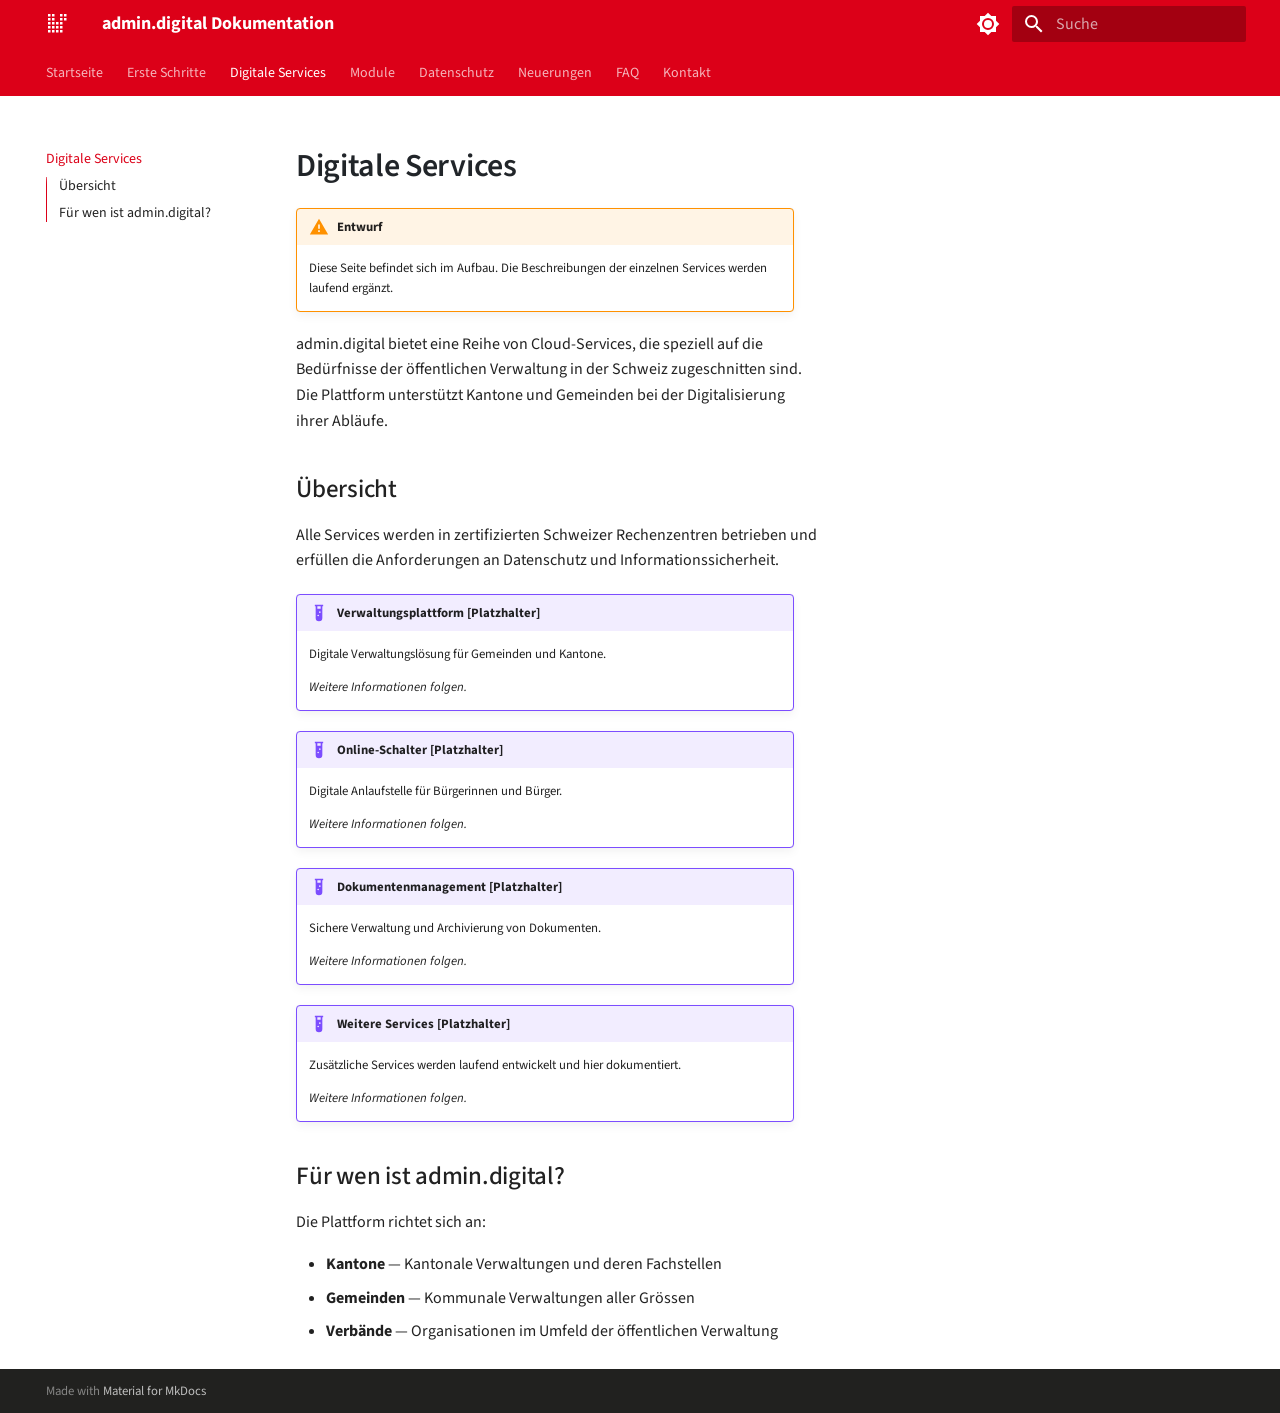
<file: services/index.html>
<!doctype html>
<html lang="de" class="no-js">
  <head>
    
      <meta charset="utf-8">
      <meta name="viewport" content="width=device-width,initial-scale=1">
      
        <meta name="description" content="Übersicht der digitalen Services von admin.digital für Kantone und Gemeinden">
      
      
      
        <link rel="canonical" href="https://docs.admin.digital/services/">
      
      
        <link rel="prev" href="../erste-schritte/anmeldung/">
      
      
        <link rel="next" href="../module/">
      
      
        
      
      
      <link rel="icon" href="../img/favicon.svg">
      <meta name="generator" content="mkdocs-1.6.1, mkdocs-material-9.7.1">
    
    
      
        <title>Digitale Services - admin.digital Dokumentation</title>
      
    
    
      <link rel="stylesheet" href="../assets/stylesheets/main.484c7ddc.min.css">
      
        
        <link rel="stylesheet" href="../assets/stylesheets/palette.ab4e12ef.min.css">
      
      


    
    
      
    
    
      
        
        
        <link rel="preconnect" href="https://fonts.gstatic.com" crossorigin>
        <link rel="stylesheet" href="https://fonts.googleapis.com/css?family=Source+Sans+Pro:300,300i,400,400i,700,700i%7CSource+Code+Pro:400,400i,700,700i&display=fallback">
        <style>:root{--md-text-font:"Source Sans Pro";--md-code-font:"Source Code Pro"}</style>
      
    
    
      <link rel="stylesheet" href="../stylesheets/custom.css">
    
    <script>__md_scope=new URL("..",location),__md_hash=e=>[...e].reduce(((e,_)=>(e<<5)-e+_.charCodeAt(0)),0),__md_get=(e,_=localStorage,t=__md_scope)=>JSON.parse(_.getItem(t.pathname+"."+e)),__md_set=(e,_,t=localStorage,a=__md_scope)=>{try{t.setItem(a.pathname+"."+e,JSON.stringify(_))}catch(e){}}</script>
    
      

    
    
  </head>
  
  
    
    
      
    
    
    
    
    <body dir="ltr" data-md-color-scheme="default" data-md-color-primary="custom" data-md-color-accent="custom">
  
    
    <input class="md-toggle" data-md-toggle="drawer" type="checkbox" id="__drawer" autocomplete="off">
    <input class="md-toggle" data-md-toggle="search" type="checkbox" id="__search" autocomplete="off">
    <label class="md-overlay" for="__drawer"></label>
    <div data-md-component="skip">
      
        
        <a href="#digitale-services" class="md-skip">
          Zum Inhalt
        </a>
      
    </div>
    <div data-md-component="announce">
      
    </div>
    
    
      

<header class="md-header" data-md-component="header">
  <nav class="md-header__inner md-grid" aria-label="Kopfzeile">
    <a href=".." title="admin.digital Dokumentation" class="md-header__button md-logo" aria-label="admin.digital Dokumentation" data-md-component="logo">
      
  <img src="../img/logo.svg" alt="logo">

    </a>
    <label class="md-header__button md-icon" for="__drawer">
      
      <svg xmlns="http://www.w3.org/2000/svg" viewBox="0 0 24 24"><path d="M3 6h18v2H3zm0 5h18v2H3zm0 5h18v2H3z"/></svg>
    </label>
    <div class="md-header__title" data-md-component="header-title">
      <div class="md-header__ellipsis">
        <div class="md-header__topic">
          <span class="md-ellipsis">
            admin.digital Dokumentation
          </span>
        </div>
        <div class="md-header__topic" data-md-component="header-topic">
          <span class="md-ellipsis">
            
              Digitale Services
            
          </span>
        </div>
      </div>
    </div>
    
      
        <form class="md-header__option" data-md-component="palette">
  
    
    
    
    <input class="md-option" data-md-color-media="" data-md-color-scheme="default" data-md-color-primary="custom" data-md-color-accent="custom"  aria-label="Dunkelmodus aktivieren"  type="radio" name="__palette" id="__palette_0">
    
      <label class="md-header__button md-icon" title="Dunkelmodus aktivieren" for="__palette_1" hidden>
        <svg xmlns="http://www.w3.org/2000/svg" viewBox="0 0 24 24"><path d="M12 8a4 4 0 0 0-4 4 4 4 0 0 0 4 4 4 4 0 0 0 4-4 4 4 0 0 0-4-4m0 10a6 6 0 0 1-6-6 6 6 0 0 1 6-6 6 6 0 0 1 6 6 6 6 0 0 1-6 6m8-9.31V4h-4.69L12 .69 8.69 4H4v4.69L.69 12 4 15.31V20h4.69L12 23.31 15.31 20H20v-4.69L23.31 12z"/></svg>
      </label>
    
  
    
    
    
    <input class="md-option" data-md-color-media="" data-md-color-scheme="slate" data-md-color-primary="custom" data-md-color-accent="custom"  aria-label="Hellmodus aktivieren"  type="radio" name="__palette" id="__palette_1">
    
      <label class="md-header__button md-icon" title="Hellmodus aktivieren" for="__palette_0" hidden>
        <svg xmlns="http://www.w3.org/2000/svg" viewBox="0 0 24 24"><path d="M12 18c-.89 0-1.74-.2-2.5-.55C11.56 16.5 13 14.42 13 12s-1.44-4.5-3.5-5.45C10.26 6.2 11.11 6 12 6a6 6 0 0 1 6 6 6 6 0 0 1-6 6m8-9.31V4h-4.69L12 .69 8.69 4H4v4.69L.69 12 4 15.31V20h4.69L12 23.31 15.31 20H20v-4.69L23.31 12z"/></svg>
      </label>
    
  
</form>
      
    
    
      <script>var palette=__md_get("__palette");if(palette&&palette.color){if("(prefers-color-scheme)"===palette.color.media){var media=matchMedia("(prefers-color-scheme: light)"),input=document.querySelector(media.matches?"[data-md-color-media='(prefers-color-scheme: light)']":"[data-md-color-media='(prefers-color-scheme: dark)']");palette.color.media=input.getAttribute("data-md-color-media"),palette.color.scheme=input.getAttribute("data-md-color-scheme"),palette.color.primary=input.getAttribute("data-md-color-primary"),palette.color.accent=input.getAttribute("data-md-color-accent")}for(var[key,value]of Object.entries(palette.color))document.body.setAttribute("data-md-color-"+key,value)}</script>
    
    
    
      
      
        <label class="md-header__button md-icon" for="__search">
          
          <svg xmlns="http://www.w3.org/2000/svg" viewBox="0 0 24 24"><path d="M9.5 3A6.5 6.5 0 0 1 16 9.5c0 1.61-.59 3.09-1.56 4.23l.27.27h.79l5 5-1.5 1.5-5-5v-.79l-.27-.27A6.52 6.52 0 0 1 9.5 16 6.5 6.5 0 0 1 3 9.5 6.5 6.5 0 0 1 9.5 3m0 2C7 5 5 7 5 9.5S7 14 9.5 14 14 12 14 9.5 12 5 9.5 5"/></svg>
        </label>
        <div class="md-search" data-md-component="search" role="dialog">
  <label class="md-search__overlay" for="__search"></label>
  <div class="md-search__inner" role="search">
    <form class="md-search__form" name="search">
      <input type="text" class="md-search__input" name="query" aria-label="Suche" placeholder="Suche" autocapitalize="off" autocorrect="off" autocomplete="off" spellcheck="false" data-md-component="search-query" required>
      <label class="md-search__icon md-icon" for="__search">
        
        <svg xmlns="http://www.w3.org/2000/svg" viewBox="0 0 24 24"><path d="M9.5 3A6.5 6.5 0 0 1 16 9.5c0 1.61-.59 3.09-1.56 4.23l.27.27h.79l5 5-1.5 1.5-5-5v-.79l-.27-.27A6.52 6.52 0 0 1 9.5 16 6.5 6.5 0 0 1 3 9.5 6.5 6.5 0 0 1 9.5 3m0 2C7 5 5 7 5 9.5S7 14 9.5 14 14 12 14 9.5 12 5 9.5 5"/></svg>
        
        <svg xmlns="http://www.w3.org/2000/svg" viewBox="0 0 24 24"><path d="M20 11v2H8l5.5 5.5-1.42 1.42L4.16 12l7.92-7.92L13.5 5.5 8 11z"/></svg>
      </label>
      <nav class="md-search__options" aria-label="Suche">
        
        <button type="reset" class="md-search__icon md-icon" title="Zurücksetzen" aria-label="Zurücksetzen" tabindex="-1">
          
          <svg xmlns="http://www.w3.org/2000/svg" viewBox="0 0 24 24"><path d="M19 6.41 17.59 5 12 10.59 6.41 5 5 6.41 10.59 12 5 17.59 6.41 19 12 13.41 17.59 19 19 17.59 13.41 12z"/></svg>
        </button>
      </nav>
      
        <div class="md-search__suggest" data-md-component="search-suggest"></div>
      
    </form>
    <div class="md-search__output">
      <div class="md-search__scrollwrap" tabindex="0" data-md-scrollfix>
        <div class="md-search-result" data-md-component="search-result">
          <div class="md-search-result__meta">
            Suche wird initialisiert
          </div>
          <ol class="md-search-result__list" role="presentation"></ol>
        </div>
      </div>
    </div>
  </div>
</div>
      
    
    
  </nav>
  
</header>
    
    <div class="md-container" data-md-component="container">
      
      
        
          
            
<nav class="md-tabs" aria-label="Hauptnavigation" data-md-component="tabs">
  <div class="md-grid">
    <ul class="md-tabs__list">
      
        
  
  
  
  
    <li class="md-tabs__item">
      <a href=".." class="md-tabs__link">
        
  
  
    
  
  Startseite

      </a>
    </li>
  

      
        
  
  
  
  
    
    
      <li class="md-tabs__item">
        <a href="../erste-schritte/" class="md-tabs__link">
          
  
  
    
  
  Erste Schritte

        </a>
      </li>
    
  

      
        
  
  
  
    
  
  
    <li class="md-tabs__item md-tabs__item--active">
      <a href="./" class="md-tabs__link">
        
  
  
    
  
  Digitale Services

      </a>
    </li>
  

      
        
  
  
  
  
    
    
      <li class="md-tabs__item">
        <a href="../module/" class="md-tabs__link">
          
  
  
    
  
  Module

        </a>
      </li>
    
  

      
        
  
  
  
  
    <li class="md-tabs__item">
      <a href="../datenschutz/" class="md-tabs__link">
        
  
  
    
  
  Datenschutz

      </a>
    </li>
  

      
        
  
  
  
  
    <li class="md-tabs__item">
      <a href="../neuerungen/" class="md-tabs__link">
        
  
  
    
  
  Neuerungen

      </a>
    </li>
  

      
        
  
  
  
  
    
    
      <li class="md-tabs__item">
        <a href="../faq/" class="md-tabs__link">
          
  
  
    
  
  FAQ

        </a>
      </li>
    
  

      
        
  
  
  
  
    <li class="md-tabs__item">
      <a href="../kontakt/" class="md-tabs__link">
        
  
  
    
  
  Kontakt

      </a>
    </li>
  

      
    </ul>
  </div>
</nav>
          
        
      
      <main class="md-main" data-md-component="main">
        <div class="md-main__inner md-grid">
          
            
              
              <div class="md-sidebar md-sidebar--primary" data-md-component="sidebar" data-md-type="navigation" >
                <div class="md-sidebar__scrollwrap">
                  <div class="md-sidebar__inner">
                    


  


  

<nav class="md-nav md-nav--primary md-nav--lifted md-nav--integrated" aria-label="Navigation" data-md-level="0">
  <label class="md-nav__title" for="__drawer">
    <a href=".." title="admin.digital Dokumentation" class="md-nav__button md-logo" aria-label="admin.digital Dokumentation" data-md-component="logo">
      
  <img src="../img/logo.svg" alt="logo">

    </a>
    admin.digital Dokumentation
  </label>
  
  <ul class="md-nav__list" data-md-scrollfix>
    
      
      
  
  
  
  
    <li class="md-nav__item">
      <a href=".." class="md-nav__link">
        
  
  
  <span class="md-ellipsis">
    
  
    Startseite
  

    
  </span>
  
  

      </a>
    </li>
  

    
      
      
  
  
  
  
    
    
      
        
          
        
      
        
      
    
    
    
      
      
        
      
    
    
    <li class="md-nav__item md-nav__item--nested">
      
        
        
        <input class="md-nav__toggle md-toggle " type="checkbox" id="__nav_2" >
        
          
          <div class="md-nav__link md-nav__container">
            <a href="../erste-schritte/" class="md-nav__link ">
              
  
  
  <span class="md-ellipsis">
    
  
    Erste Schritte
  

    
  </span>
  
  

            </a>
            
              
              <label class="md-nav__link " for="__nav_2" id="__nav_2_label" tabindex="0">
                <span class="md-nav__icon md-icon"></span>
              </label>
            
          </div>
        
        <nav class="md-nav" data-md-level="1" aria-labelledby="__nav_2_label" aria-expanded="false">
          <label class="md-nav__title" for="__nav_2">
            <span class="md-nav__icon md-icon"></span>
            
  
    Erste Schritte
  

          </label>
          <ul class="md-nav__list" data-md-scrollfix>
            
              
            
              
                
  
  
  
  
    <li class="md-nav__item">
      <a href="../erste-schritte/anmeldung/" class="md-nav__link">
        
  
  
  <span class="md-ellipsis">
    
  
    Anmeldung
  

    
  </span>
  
  

      </a>
    </li>
  

              
            
          </ul>
        </nav>
      
    </li>
  

    
      
      
  
  
    
  
  
  
    <li class="md-nav__item md-nav__item--active">
      
      <input class="md-nav__toggle md-toggle" type="checkbox" id="__toc">
      
      
        
      
      
        <label class="md-nav__link md-nav__link--active" for="__toc">
          
  
  
  <span class="md-ellipsis">
    
  
    Digitale Services
  

    
  </span>
  
  

          <span class="md-nav__icon md-icon"></span>
        </label>
      
      <a href="./" class="md-nav__link md-nav__link--active">
        
  
  
  <span class="md-ellipsis">
    
  
    Digitale Services
  

    
  </span>
  
  

      </a>
      
        

<nav class="md-nav md-nav--secondary" aria-label="Inhaltsverzeichnis">
  
  
  
    
  
  
    <label class="md-nav__title" for="__toc">
      <span class="md-nav__icon md-icon"></span>
      Inhaltsverzeichnis
    </label>
    <ul class="md-nav__list" data-md-component="toc" data-md-scrollfix>
      
        <li class="md-nav__item">
  <a href="#ubersicht" class="md-nav__link">
    <span class="md-ellipsis">
      
        Übersicht
      
    </span>
  </a>
  
</li>
      
        <li class="md-nav__item">
  <a href="#fur-wen-ist-admindigital" class="md-nav__link">
    <span class="md-ellipsis">
      
        Für wen ist admin.digital?
      
    </span>
  </a>
  
</li>
      
    </ul>
  
</nav>
      
    </li>
  

    
      
      
  
  
  
  
    
    
      
        
          
        
      
    
    
    
      
      
        
      
    
    
    <li class="md-nav__item md-nav__item--nested">
      
        
        
        <input class="md-nav__toggle md-toggle " type="checkbox" id="__nav_4" >
        
          
          <div class="md-nav__link md-nav__container">
            <a href="../module/" class="md-nav__link ">
              
  
  
  <span class="md-ellipsis">
    
  
    Module
  

    
  </span>
  
  

            </a>
            
          </div>
        
        <nav class="md-nav" data-md-level="1" aria-labelledby="__nav_4_label" aria-expanded="false">
          <label class="md-nav__title" for="__nav_4">
            <span class="md-nav__icon md-icon"></span>
            
  
    Module
  

          </label>
          <ul class="md-nav__list" data-md-scrollfix>
            
              
            
          </ul>
        </nav>
      
    </li>
  

    
      
      
  
  
  
  
    <li class="md-nav__item">
      <a href="../datenschutz/" class="md-nav__link">
        
  
  
  <span class="md-ellipsis">
    
  
    Datenschutz
  

    
  </span>
  
  

      </a>
    </li>
  

    
      
      
  
  
  
  
    <li class="md-nav__item">
      <a href="../neuerungen/" class="md-nav__link">
        
  
  
  <span class="md-ellipsis">
    
  
    Neuerungen
  

    
  </span>
  
  

      </a>
    </li>
  

    
      
      
  
  
  
  
    
    
      
        
          
        
      
    
    
    
      
      
        
      
    
    
    <li class="md-nav__item md-nav__item--nested">
      
        
        
        <input class="md-nav__toggle md-toggle " type="checkbox" id="__nav_7" >
        
          
          <div class="md-nav__link md-nav__container">
            <a href="../faq/" class="md-nav__link ">
              
  
  
  <span class="md-ellipsis">
    
  
    FAQ
  

    
  </span>
  
  

            </a>
            
          </div>
        
        <nav class="md-nav" data-md-level="1" aria-labelledby="__nav_7_label" aria-expanded="false">
          <label class="md-nav__title" for="__nav_7">
            <span class="md-nav__icon md-icon"></span>
            
  
    FAQ
  

          </label>
          <ul class="md-nav__list" data-md-scrollfix>
            
              
            
          </ul>
        </nav>
      
    </li>
  

    
      
      
  
  
  
  
    <li class="md-nav__item">
      <a href="../kontakt/" class="md-nav__link">
        
  
  
  <span class="md-ellipsis">
    
  
    Kontakt
  

    
  </span>
  
  

      </a>
    </li>
  

    
  </ul>
</nav>
                  </div>
                </div>
              </div>
            
            
          
          
            <div class="md-content" data-md-component="content">
              
              <article class="md-content__inner md-typeset">
                
                  



<h1 id="digitale-services">Digitale Services<a class="headerlink" href="#digitale-services" title="Permanent link">&para;</a></h1>
<div class="admonition warning">
<p class="admonition-title">Entwurf</p>
<p>Diese Seite befindet sich im Aufbau. Die Beschreibungen der einzelnen Services werden laufend ergänzt.</p>
</div>
<p>admin.digital bietet eine Reihe von Cloud-Services, die speziell auf die Bedürfnisse der öffentlichen Verwaltung in der Schweiz zugeschnitten sind. Die Plattform unterstützt Kantone und Gemeinden bei der Digitalisierung ihrer Abläufe.</p>
<h2 id="ubersicht">Übersicht<a class="headerlink" href="#ubersicht" title="Permanent link">&para;</a></h2>
<p>Alle Services werden in zertifizierten Schweizer Rechenzentren betrieben und erfüllen die Anforderungen an Datenschutz und Informationssicherheit.</p>
<div class="admonition example">
<p class="admonition-title">Verwaltungsplattform [Platzhalter]</p>
<p>Digitale Verwaltungslösung für Gemeinden und Kantone.</p>
<p><em>Weitere Informationen folgen.</em></p>
</div>
<div class="admonition example">
<p class="admonition-title">Online-Schalter [Platzhalter]</p>
<p>Digitale Anlaufstelle für Bürgerinnen und Bürger.</p>
<p><em>Weitere Informationen folgen.</em></p>
</div>
<div class="admonition example">
<p class="admonition-title">Dokumentenmanagement [Platzhalter]</p>
<p>Sichere Verwaltung und Archivierung von Dokumenten.</p>
<p><em>Weitere Informationen folgen.</em></p>
</div>
<div class="admonition example">
<p class="admonition-title">Weitere Services [Platzhalter]</p>
<p>Zusätzliche Services werden laufend entwickelt und hier dokumentiert.</p>
<p><em>Weitere Informationen folgen.</em></p>
</div>
<h2 id="fur-wen-ist-admindigital">Für wen ist admin.digital?<a class="headerlink" href="#fur-wen-ist-admindigital" title="Permanent link">&para;</a></h2>
<p>Die Plattform richtet sich an:</p>
<ul>
<li><strong>Kantone</strong> — Kantonale Verwaltungen und deren Fachstellen</li>
<li><strong>Gemeinden</strong> — Kommunale Verwaltungen aller Grössen</li>
<li><strong>Verbände</strong> — Organisationen im Umfeld der öffentlichen Verwaltung</li>
</ul>







  
  






                
              </article>
            </div>
          
          
<script>var target=document.getElementById(location.hash.slice(1));target&&target.name&&(target.checked=target.name.startsWith("__tabbed_"))</script>
        </div>
        
          <button type="button" class="md-top md-icon" data-md-component="top" hidden>
  
  <svg xmlns="http://www.w3.org/2000/svg" viewBox="0 0 24 24"><path d="M13 20h-2V8l-5.5 5.5-1.42-1.42L12 4.16l7.92 7.92-1.42 1.42L13 8z"/></svg>
  Zurück zum Seitenanfang
</button>
        
      </main>
      
        <footer class="md-footer">
  
  <div class="md-footer-meta md-typeset">
    <div class="md-footer-meta__inner md-grid">
      <div class="md-copyright">
  
  
    Made with
    <a href="https://squidfunk.github.io/mkdocs-material/" target="_blank" rel="noopener">
      Material for MkDocs
    </a>
  
</div>
      
    </div>
  </div>
</footer>
      
    </div>
    <div class="md-dialog" data-md-component="dialog">
      <div class="md-dialog__inner md-typeset"></div>
    </div>
    
    
    
      
      
      <script id="__config" type="application/json">{"annotate": null, "base": "..", "features": ["navigation.tabs", "navigation.sections", "navigation.top", "navigation.indexes", "search.suggest", "search.highlight", "content.code.copy", "toc.integrate"], "search": "../assets/javascripts/workers/search.2c215733.min.js", "tags": null, "translations": {"clipboard.copied": "In Zwischenablage kopiert", "clipboard.copy": "In Zwischenablage kopieren", "search.result.more.one": "1 weiteres Suchergebnis auf dieser Seite", "search.result.more.other": "# weitere Suchergebnisse auf dieser Seite", "search.result.none": "Keine Suchergebnisse", "search.result.one": "1 Suchergebnis", "search.result.other": "# Suchergebnisse", "search.result.placeholder": "Suchbegriff eingeben", "search.result.term.missing": "Es fehlt", "select.version": "Version ausw\u00e4hlen"}, "version": null}</script>
    
    
      <script src="../assets/javascripts/bundle.79ae519e.min.js"></script>
      
        <script src="../javascripts/custom.js"></script>
      
    
  </body>
</html>
</file>
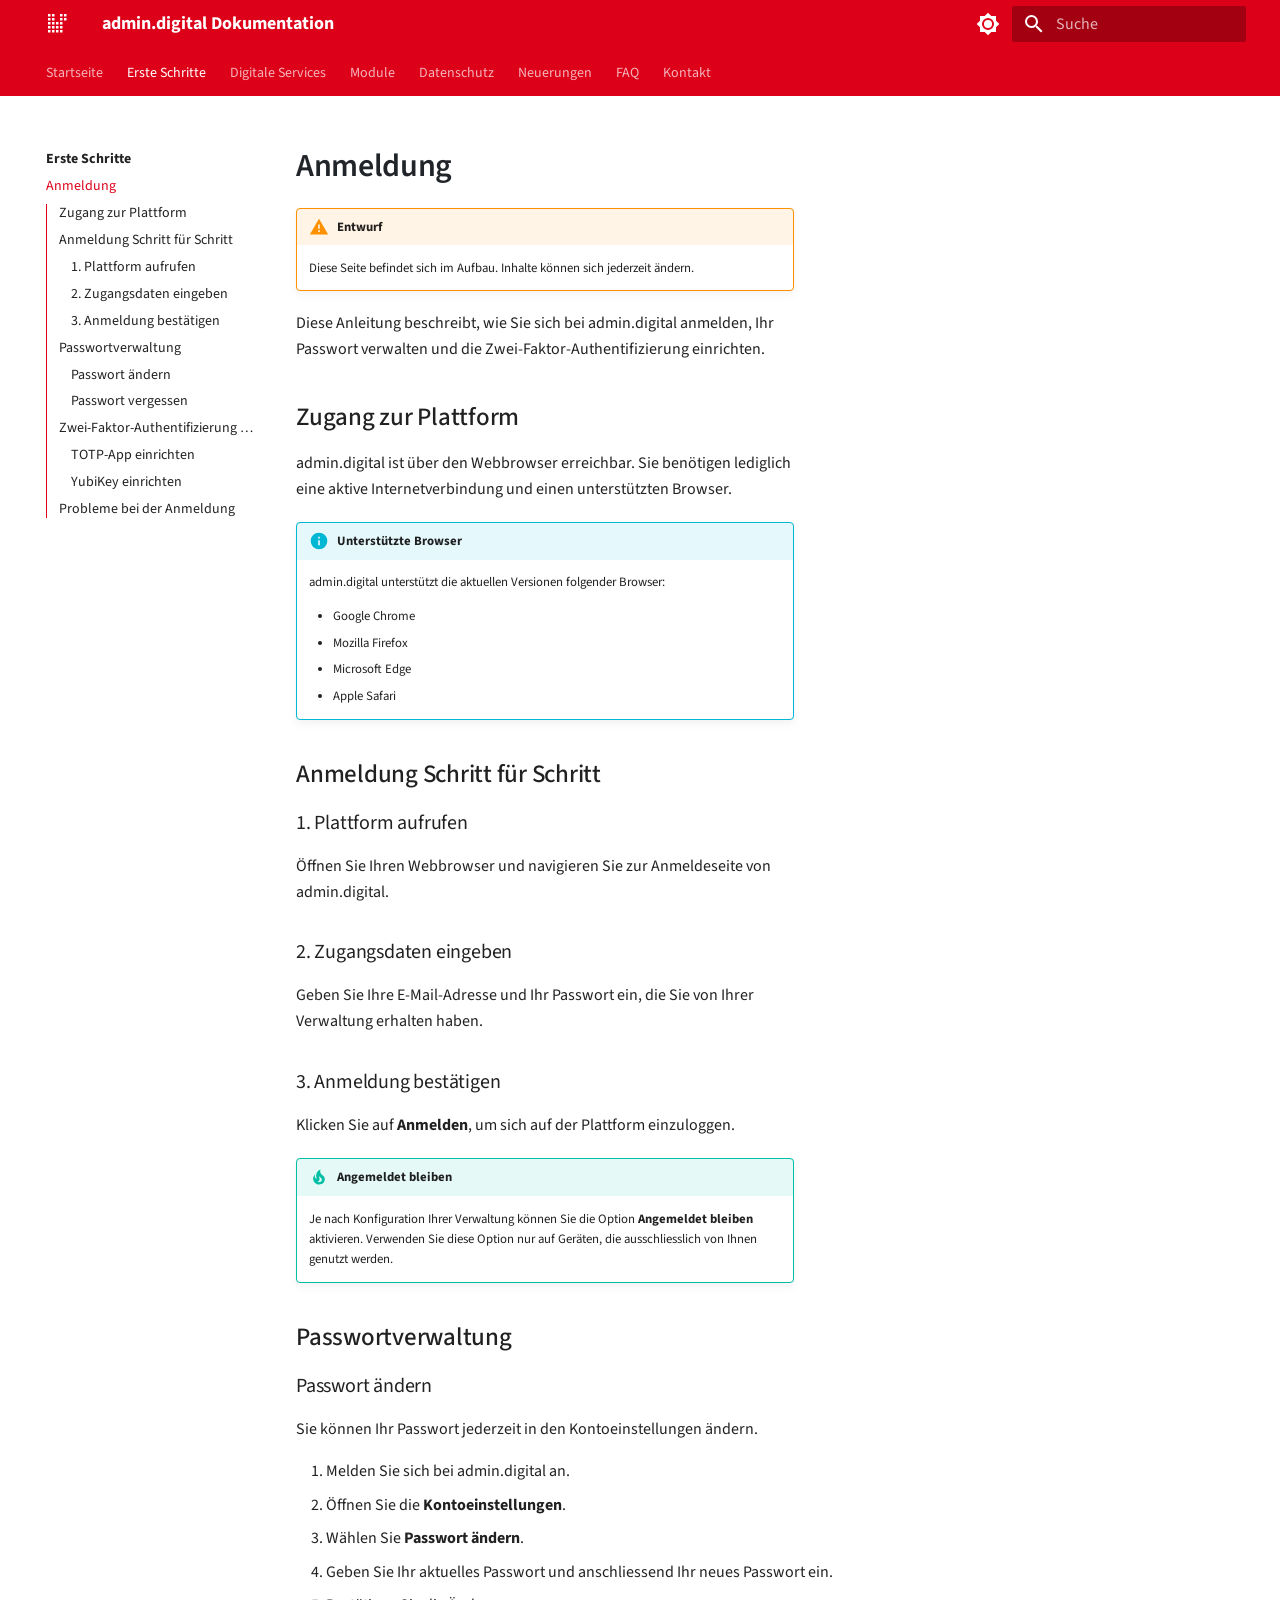
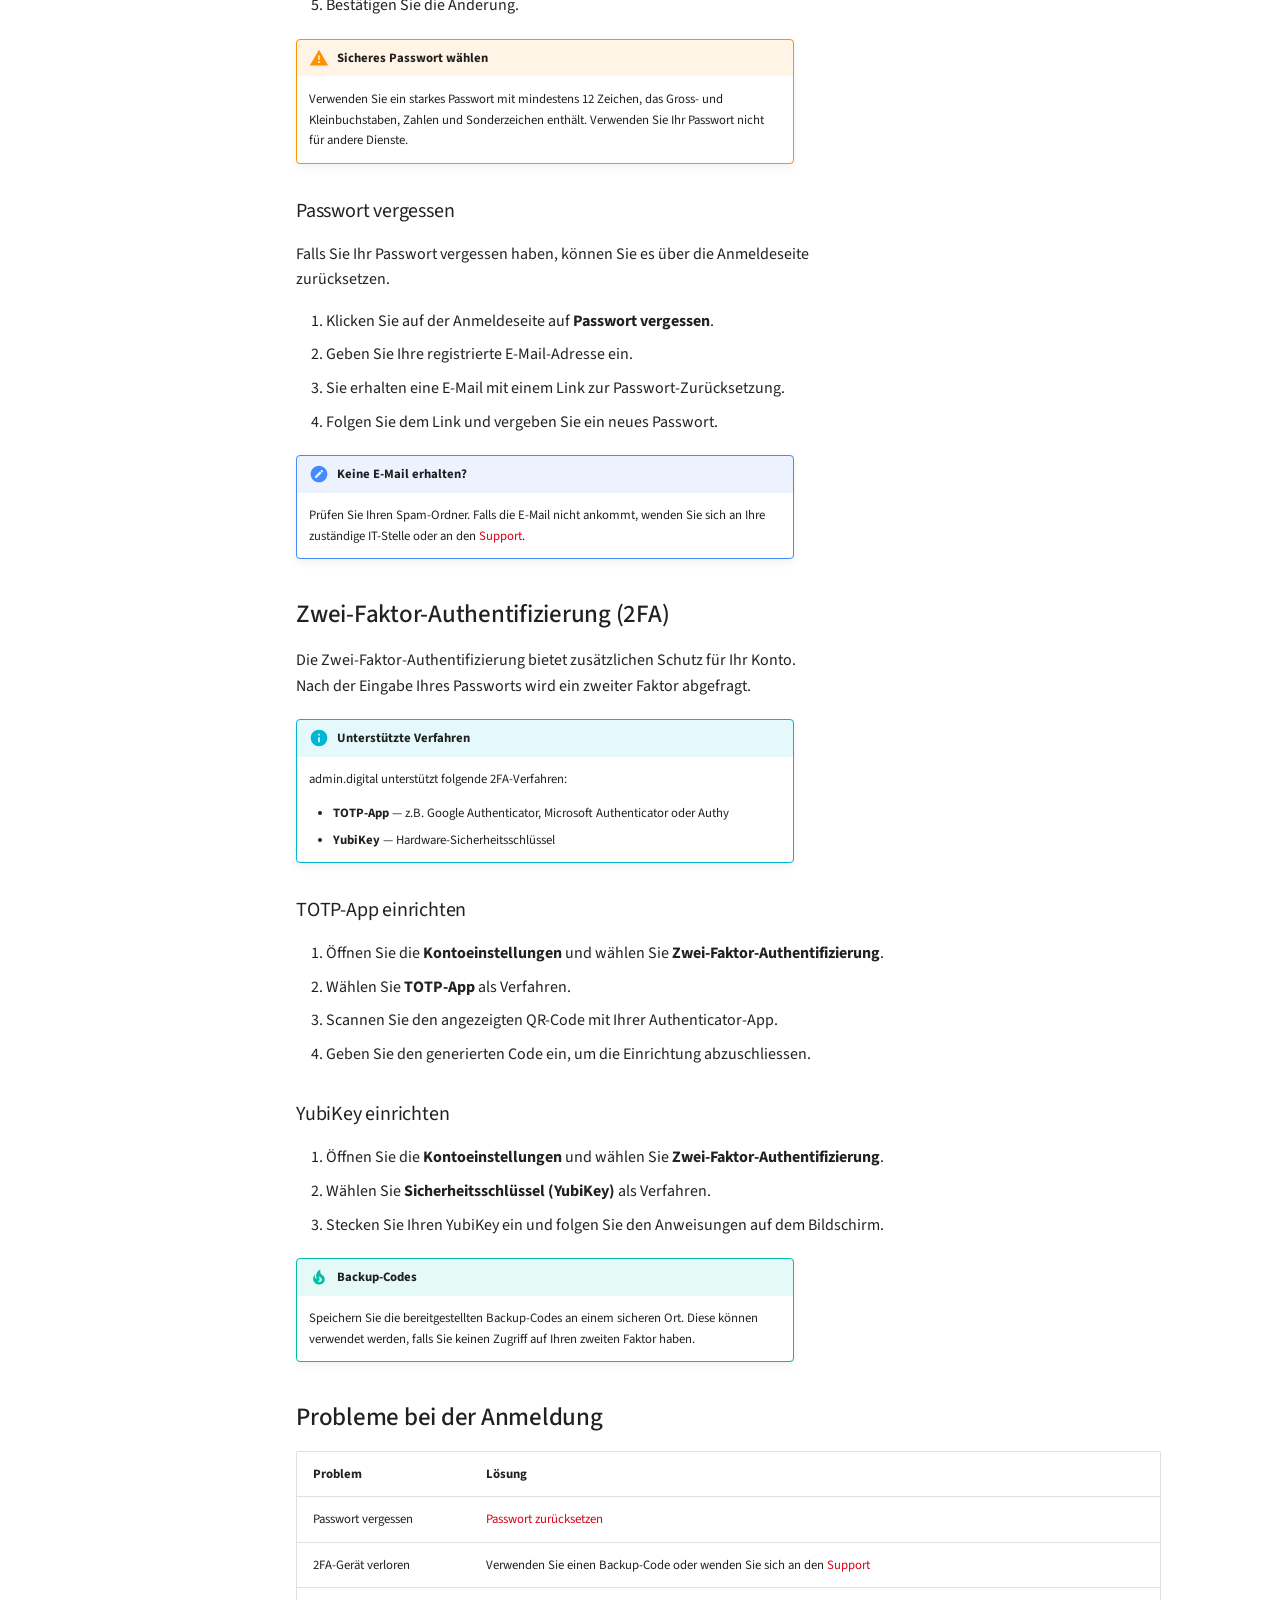
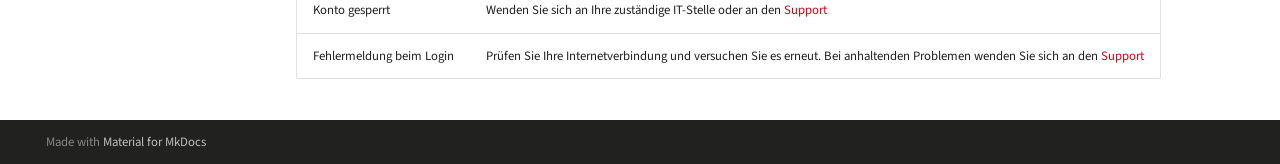
<file: erste-schritte/anmeldung/index.html>
<!doctype html>
<html lang="de" class="no-js">
  <head>
    
      <meta charset="utf-8">
      <meta name="viewport" content="width=device-width,initial-scale=1">
      
        <meta name="description" content="Anleitung zur Anmeldung bei admin.digital — Login, Passwort und Zwei-Faktor-Authentifizierung">
      
      
      
        <link rel="canonical" href="https://docs.admin.digital/erste-schritte/anmeldung/">
      
      
        <link rel="prev" href="../">
      
      
        <link rel="next" href="../../services/">
      
      
        
      
      
      <link rel="icon" href="../../img/favicon.svg">
      <meta name="generator" content="mkdocs-1.6.1, mkdocs-material-9.7.1">
    
    
      
        <title>Anmeldung - admin.digital Dokumentation</title>
      
    
    
      <link rel="stylesheet" href="../../assets/stylesheets/main.484c7ddc.min.css">
      
        
        <link rel="stylesheet" href="../../assets/stylesheets/palette.ab4e12ef.min.css">
      
      


    
    
      
    
    
      
        
        
        <link rel="preconnect" href="https://fonts.gstatic.com" crossorigin>
        <link rel="stylesheet" href="https://fonts.googleapis.com/css?family=Source+Sans+Pro:300,300i,400,400i,700,700i%7CSource+Code+Pro:400,400i,700,700i&display=fallback">
        <style>:root{--md-text-font:"Source Sans Pro";--md-code-font:"Source Code Pro"}</style>
      
    
    
      <link rel="stylesheet" href="../../stylesheets/custom.css">
    
    <script>__md_scope=new URL("../..",location),__md_hash=e=>[...e].reduce(((e,_)=>(e<<5)-e+_.charCodeAt(0)),0),__md_get=(e,_=localStorage,t=__md_scope)=>JSON.parse(_.getItem(t.pathname+"."+e)),__md_set=(e,_,t=localStorage,a=__md_scope)=>{try{t.setItem(a.pathname+"."+e,JSON.stringify(_))}catch(e){}}</script>
    
      

    
    
  </head>
  
  
    
    
      
    
    
    
    
    <body dir="ltr" data-md-color-scheme="default" data-md-color-primary="custom" data-md-color-accent="custom">
  
    
    <input class="md-toggle" data-md-toggle="drawer" type="checkbox" id="__drawer" autocomplete="off">
    <input class="md-toggle" data-md-toggle="search" type="checkbox" id="__search" autocomplete="off">
    <label class="md-overlay" for="__drawer"></label>
    <div data-md-component="skip">
      
        
        <a href="#anmeldung" class="md-skip">
          Zum Inhalt
        </a>
      
    </div>
    <div data-md-component="announce">
      
    </div>
    
    
      

<header class="md-header" data-md-component="header">
  <nav class="md-header__inner md-grid" aria-label="Kopfzeile">
    <a href="../.." title="admin.digital Dokumentation" class="md-header__button md-logo" aria-label="admin.digital Dokumentation" data-md-component="logo">
      
  <img src="../../img/logo.svg" alt="logo">

    </a>
    <label class="md-header__button md-icon" for="__drawer">
      
      <svg xmlns="http://www.w3.org/2000/svg" viewBox="0 0 24 24"><path d="M3 6h18v2H3zm0 5h18v2H3zm0 5h18v2H3z"/></svg>
    </label>
    <div class="md-header__title" data-md-component="header-title">
      <div class="md-header__ellipsis">
        <div class="md-header__topic">
          <span class="md-ellipsis">
            admin.digital Dokumentation
          </span>
        </div>
        <div class="md-header__topic" data-md-component="header-topic">
          <span class="md-ellipsis">
            
              Anmeldung
            
          </span>
        </div>
      </div>
    </div>
    
      
        <form class="md-header__option" data-md-component="palette">
  
    
    
    
    <input class="md-option" data-md-color-media="" data-md-color-scheme="default" data-md-color-primary="custom" data-md-color-accent="custom"  aria-label="Dunkelmodus aktivieren"  type="radio" name="__palette" id="__palette_0">
    
      <label class="md-header__button md-icon" title="Dunkelmodus aktivieren" for="__palette_1" hidden>
        <svg xmlns="http://www.w3.org/2000/svg" viewBox="0 0 24 24"><path d="M12 8a4 4 0 0 0-4 4 4 4 0 0 0 4 4 4 4 0 0 0 4-4 4 4 0 0 0-4-4m0 10a6 6 0 0 1-6-6 6 6 0 0 1 6-6 6 6 0 0 1 6 6 6 6 0 0 1-6 6m8-9.31V4h-4.69L12 .69 8.69 4H4v4.69L.69 12 4 15.31V20h4.69L12 23.31 15.31 20H20v-4.69L23.31 12z"/></svg>
      </label>
    
  
    
    
    
    <input class="md-option" data-md-color-media="" data-md-color-scheme="slate" data-md-color-primary="custom" data-md-color-accent="custom"  aria-label="Hellmodus aktivieren"  type="radio" name="__palette" id="__palette_1">
    
      <label class="md-header__button md-icon" title="Hellmodus aktivieren" for="__palette_0" hidden>
        <svg xmlns="http://www.w3.org/2000/svg" viewBox="0 0 24 24"><path d="M12 18c-.89 0-1.74-.2-2.5-.55C11.56 16.5 13 14.42 13 12s-1.44-4.5-3.5-5.45C10.26 6.2 11.11 6 12 6a6 6 0 0 1 6 6 6 6 0 0 1-6 6m8-9.31V4h-4.69L12 .69 8.69 4H4v4.69L.69 12 4 15.31V20h4.69L12 23.31 15.31 20H20v-4.69L23.31 12z"/></svg>
      </label>
    
  
</form>
      
    
    
      <script>var palette=__md_get("__palette");if(palette&&palette.color){if("(prefers-color-scheme)"===palette.color.media){var media=matchMedia("(prefers-color-scheme: light)"),input=document.querySelector(media.matches?"[data-md-color-media='(prefers-color-scheme: light)']":"[data-md-color-media='(prefers-color-scheme: dark)']");palette.color.media=input.getAttribute("data-md-color-media"),palette.color.scheme=input.getAttribute("data-md-color-scheme"),palette.color.primary=input.getAttribute("data-md-color-primary"),palette.color.accent=input.getAttribute("data-md-color-accent")}for(var[key,value]of Object.entries(palette.color))document.body.setAttribute("data-md-color-"+key,value)}</script>
    
    
    
      
      
        <label class="md-header__button md-icon" for="__search">
          
          <svg xmlns="http://www.w3.org/2000/svg" viewBox="0 0 24 24"><path d="M9.5 3A6.5 6.5 0 0 1 16 9.5c0 1.61-.59 3.09-1.56 4.23l.27.27h.79l5 5-1.5 1.5-5-5v-.79l-.27-.27A6.52 6.52 0 0 1 9.5 16 6.5 6.5 0 0 1 3 9.5 6.5 6.5 0 0 1 9.5 3m0 2C7 5 5 7 5 9.5S7 14 9.5 14 14 12 14 9.5 12 5 9.5 5"/></svg>
        </label>
        <div class="md-search" data-md-component="search" role="dialog">
  <label class="md-search__overlay" for="__search"></label>
  <div class="md-search__inner" role="search">
    <form class="md-search__form" name="search">
      <input type="text" class="md-search__input" name="query" aria-label="Suche" placeholder="Suche" autocapitalize="off" autocorrect="off" autocomplete="off" spellcheck="false" data-md-component="search-query" required>
      <label class="md-search__icon md-icon" for="__search">
        
        <svg xmlns="http://www.w3.org/2000/svg" viewBox="0 0 24 24"><path d="M9.5 3A6.5 6.5 0 0 1 16 9.5c0 1.61-.59 3.09-1.56 4.23l.27.27h.79l5 5-1.5 1.5-5-5v-.79l-.27-.27A6.52 6.52 0 0 1 9.5 16 6.5 6.5 0 0 1 3 9.5 6.5 6.5 0 0 1 9.5 3m0 2C7 5 5 7 5 9.5S7 14 9.5 14 14 12 14 9.5 12 5 9.5 5"/></svg>
        
        <svg xmlns="http://www.w3.org/2000/svg" viewBox="0 0 24 24"><path d="M20 11v2H8l5.5 5.5-1.42 1.42L4.16 12l7.92-7.92L13.5 5.5 8 11z"/></svg>
      </label>
      <nav class="md-search__options" aria-label="Suche">
        
        <button type="reset" class="md-search__icon md-icon" title="Zurücksetzen" aria-label="Zurücksetzen" tabindex="-1">
          
          <svg xmlns="http://www.w3.org/2000/svg" viewBox="0 0 24 24"><path d="M19 6.41 17.59 5 12 10.59 6.41 5 5 6.41 10.59 12 5 17.59 6.41 19 12 13.41 17.59 19 19 17.59 13.41 12z"/></svg>
        </button>
      </nav>
      
        <div class="md-search__suggest" data-md-component="search-suggest"></div>
      
    </form>
    <div class="md-search__output">
      <div class="md-search__scrollwrap" tabindex="0" data-md-scrollfix>
        <div class="md-search-result" data-md-component="search-result">
          <div class="md-search-result__meta">
            Suche wird initialisiert
          </div>
          <ol class="md-search-result__list" role="presentation"></ol>
        </div>
      </div>
    </div>
  </div>
</div>
      
    
    
  </nav>
  
</header>
    
    <div class="md-container" data-md-component="container">
      
      
        
          
            
<nav class="md-tabs" aria-label="Hauptnavigation" data-md-component="tabs">
  <div class="md-grid">
    <ul class="md-tabs__list">
      
        
  
  
  
  
    <li class="md-tabs__item">
      <a href="../.." class="md-tabs__link">
        
  
  
    
  
  Startseite

      </a>
    </li>
  

      
        
  
  
  
    
  
  
    
    
      <li class="md-tabs__item md-tabs__item--active">
        <a href="../" class="md-tabs__link">
          
  
  
    
  
  Erste Schritte

        </a>
      </li>
    
  

      
        
  
  
  
  
    <li class="md-tabs__item">
      <a href="../../services/" class="md-tabs__link">
        
  
  
    
  
  Digitale Services

      </a>
    </li>
  

      
        
  
  
  
  
    
    
      <li class="md-tabs__item">
        <a href="../../module/" class="md-tabs__link">
          
  
  
    
  
  Module

        </a>
      </li>
    
  

      
        
  
  
  
  
    <li class="md-tabs__item">
      <a href="../../datenschutz/" class="md-tabs__link">
        
  
  
    
  
  Datenschutz

      </a>
    </li>
  

      
        
  
  
  
  
    <li class="md-tabs__item">
      <a href="../../neuerungen/" class="md-tabs__link">
        
  
  
    
  
  Neuerungen

      </a>
    </li>
  

      
        
  
  
  
  
    
    
      <li class="md-tabs__item">
        <a href="../../faq/" class="md-tabs__link">
          
  
  
    
  
  FAQ

        </a>
      </li>
    
  

      
        
  
  
  
  
    <li class="md-tabs__item">
      <a href="../../kontakt/" class="md-tabs__link">
        
  
  
    
  
  Kontakt

      </a>
    </li>
  

      
    </ul>
  </div>
</nav>
          
        
      
      <main class="md-main" data-md-component="main">
        <div class="md-main__inner md-grid">
          
            
              
              <div class="md-sidebar md-sidebar--primary" data-md-component="sidebar" data-md-type="navigation" >
                <div class="md-sidebar__scrollwrap">
                  <div class="md-sidebar__inner">
                    


  


  

<nav class="md-nav md-nav--primary md-nav--lifted md-nav--integrated" aria-label="Navigation" data-md-level="0">
  <label class="md-nav__title" for="__drawer">
    <a href="../.." title="admin.digital Dokumentation" class="md-nav__button md-logo" aria-label="admin.digital Dokumentation" data-md-component="logo">
      
  <img src="../../img/logo.svg" alt="logo">

    </a>
    admin.digital Dokumentation
  </label>
  
  <ul class="md-nav__list" data-md-scrollfix>
    
      
      
  
  
  
  
    <li class="md-nav__item">
      <a href="../.." class="md-nav__link">
        
  
  
  <span class="md-ellipsis">
    
  
    Startseite
  

    
  </span>
  
  

      </a>
    </li>
  

    
      
      
  
  
    
  
  
  
    
    
      
        
          
        
      
        
      
    
    
    
      
        
        
      
      
        
      
    
    
    <li class="md-nav__item md-nav__item--active md-nav__item--section md-nav__item--nested">
      
        
        
        <input class="md-nav__toggle md-toggle " type="checkbox" id="__nav_2" checked>
        
          
          <div class="md-nav__link md-nav__container">
            <a href="../" class="md-nav__link ">
              
  
  
  <span class="md-ellipsis">
    
  
    Erste Schritte
  

    
  </span>
  
  

            </a>
            
              
              <label class="md-nav__link " for="__nav_2" id="__nav_2_label" tabindex="">
                <span class="md-nav__icon md-icon"></span>
              </label>
            
          </div>
        
        <nav class="md-nav" data-md-level="1" aria-labelledby="__nav_2_label" aria-expanded="true">
          <label class="md-nav__title" for="__nav_2">
            <span class="md-nav__icon md-icon"></span>
            
  
    Erste Schritte
  

          </label>
          <ul class="md-nav__list" data-md-scrollfix>
            
              
            
              
                
  
  
    
  
  
  
    <li class="md-nav__item md-nav__item--active">
      
      <input class="md-nav__toggle md-toggle" type="checkbox" id="__toc">
      
      
        
      
      
        <label class="md-nav__link md-nav__link--active" for="__toc">
          
  
  
  <span class="md-ellipsis">
    
  
    Anmeldung
  

    
  </span>
  
  

          <span class="md-nav__icon md-icon"></span>
        </label>
      
      <a href="./" class="md-nav__link md-nav__link--active">
        
  
  
  <span class="md-ellipsis">
    
  
    Anmeldung
  

    
  </span>
  
  

      </a>
      
        

<nav class="md-nav md-nav--secondary" aria-label="Inhaltsverzeichnis">
  
  
  
    
  
  
    <label class="md-nav__title" for="__toc">
      <span class="md-nav__icon md-icon"></span>
      Inhaltsverzeichnis
    </label>
    <ul class="md-nav__list" data-md-component="toc" data-md-scrollfix>
      
        <li class="md-nav__item">
  <a href="#zugang-zur-plattform" class="md-nav__link">
    <span class="md-ellipsis">
      
        Zugang zur Plattform
      
    </span>
  </a>
  
</li>
      
        <li class="md-nav__item">
  <a href="#anmeldung-schritt-fur-schritt" class="md-nav__link">
    <span class="md-ellipsis">
      
        Anmeldung Schritt für Schritt
      
    </span>
  </a>
  
    <nav class="md-nav" aria-label="Anmeldung Schritt für Schritt">
      <ul class="md-nav__list">
        
          <li class="md-nav__item">
  <a href="#1-plattform-aufrufen" class="md-nav__link">
    <span class="md-ellipsis">
      
        1. Plattform aufrufen
      
    </span>
  </a>
  
</li>
        
          <li class="md-nav__item">
  <a href="#2-zugangsdaten-eingeben" class="md-nav__link">
    <span class="md-ellipsis">
      
        2. Zugangsdaten eingeben
      
    </span>
  </a>
  
</li>
        
          <li class="md-nav__item">
  <a href="#3-anmeldung-bestatigen" class="md-nav__link">
    <span class="md-ellipsis">
      
        3. Anmeldung bestätigen
      
    </span>
  </a>
  
</li>
        
      </ul>
    </nav>
  
</li>
      
        <li class="md-nav__item">
  <a href="#passwortverwaltung" class="md-nav__link">
    <span class="md-ellipsis">
      
        Passwortverwaltung
      
    </span>
  </a>
  
    <nav class="md-nav" aria-label="Passwortverwaltung">
      <ul class="md-nav__list">
        
          <li class="md-nav__item">
  <a href="#passwort-andern" class="md-nav__link">
    <span class="md-ellipsis">
      
        Passwort ändern
      
    </span>
  </a>
  
</li>
        
          <li class="md-nav__item">
  <a href="#passwort-vergessen" class="md-nav__link">
    <span class="md-ellipsis">
      
        Passwort vergessen
      
    </span>
  </a>
  
</li>
        
      </ul>
    </nav>
  
</li>
      
        <li class="md-nav__item">
  <a href="#zwei-faktor-authentifizierung-2fa" class="md-nav__link">
    <span class="md-ellipsis">
      
        Zwei-Faktor-Authentifizierung (2FA)
      
    </span>
  </a>
  
    <nav class="md-nav" aria-label="Zwei-Faktor-Authentifizierung (2FA)">
      <ul class="md-nav__list">
        
          <li class="md-nav__item">
  <a href="#totp-app-einrichten" class="md-nav__link">
    <span class="md-ellipsis">
      
        TOTP-App einrichten
      
    </span>
  </a>
  
</li>
        
          <li class="md-nav__item">
  <a href="#yubikey-einrichten" class="md-nav__link">
    <span class="md-ellipsis">
      
        YubiKey einrichten
      
    </span>
  </a>
  
</li>
        
      </ul>
    </nav>
  
</li>
      
        <li class="md-nav__item">
  <a href="#probleme-bei-der-anmeldung" class="md-nav__link">
    <span class="md-ellipsis">
      
        Probleme bei der Anmeldung
      
    </span>
  </a>
  
</li>
      
    </ul>
  
</nav>
      
    </li>
  

              
            
          </ul>
        </nav>
      
    </li>
  

    
      
      
  
  
  
  
    <li class="md-nav__item">
      <a href="../../services/" class="md-nav__link">
        
  
  
  <span class="md-ellipsis">
    
  
    Digitale Services
  

    
  </span>
  
  

      </a>
    </li>
  

    
      
      
  
  
  
  
    
    
      
        
          
        
      
    
    
    
      
      
        
      
    
    
    <li class="md-nav__item md-nav__item--nested">
      
        
        
        <input class="md-nav__toggle md-toggle " type="checkbox" id="__nav_4" >
        
          
          <div class="md-nav__link md-nav__container">
            <a href="../../module/" class="md-nav__link ">
              
  
  
  <span class="md-ellipsis">
    
  
    Module
  

    
  </span>
  
  

            </a>
            
          </div>
        
        <nav class="md-nav" data-md-level="1" aria-labelledby="__nav_4_label" aria-expanded="false">
          <label class="md-nav__title" for="__nav_4">
            <span class="md-nav__icon md-icon"></span>
            
  
    Module
  

          </label>
          <ul class="md-nav__list" data-md-scrollfix>
            
              
            
          </ul>
        </nav>
      
    </li>
  

    
      
      
  
  
  
  
    <li class="md-nav__item">
      <a href="../../datenschutz/" class="md-nav__link">
        
  
  
  <span class="md-ellipsis">
    
  
    Datenschutz
  

    
  </span>
  
  

      </a>
    </li>
  

    
      
      
  
  
  
  
    <li class="md-nav__item">
      <a href="../../neuerungen/" class="md-nav__link">
        
  
  
  <span class="md-ellipsis">
    
  
    Neuerungen
  

    
  </span>
  
  

      </a>
    </li>
  

    
      
      
  
  
  
  
    
    
      
        
          
        
      
    
    
    
      
      
        
      
    
    
    <li class="md-nav__item md-nav__item--nested">
      
        
        
        <input class="md-nav__toggle md-toggle " type="checkbox" id="__nav_7" >
        
          
          <div class="md-nav__link md-nav__container">
            <a href="../../faq/" class="md-nav__link ">
              
  
  
  <span class="md-ellipsis">
    
  
    FAQ
  

    
  </span>
  
  

            </a>
            
          </div>
        
        <nav class="md-nav" data-md-level="1" aria-labelledby="__nav_7_label" aria-expanded="false">
          <label class="md-nav__title" for="__nav_7">
            <span class="md-nav__icon md-icon"></span>
            
  
    FAQ
  

          </label>
          <ul class="md-nav__list" data-md-scrollfix>
            
              
            
          </ul>
        </nav>
      
    </li>
  

    
      
      
  
  
  
  
    <li class="md-nav__item">
      <a href="../../kontakt/" class="md-nav__link">
        
  
  
  <span class="md-ellipsis">
    
  
    Kontakt
  

    
  </span>
  
  

      </a>
    </li>
  

    
  </ul>
</nav>
                  </div>
                </div>
              </div>
            
            
          
          
            <div class="md-content" data-md-component="content">
              
              <article class="md-content__inner md-typeset">
                
                  



<h1 id="anmeldung">Anmeldung<a class="headerlink" href="#anmeldung" title="Permanent link">&para;</a></h1>
<div class="admonition warning">
<p class="admonition-title">Entwurf</p>
<p>Diese Seite befindet sich im Aufbau. Inhalte können sich jederzeit ändern.</p>
</div>
<p>Diese Anleitung beschreibt, wie Sie sich bei admin.digital anmelden, Ihr Passwort verwalten und die Zwei-Faktor-Authentifizierung einrichten.</p>
<h2 id="zugang-zur-plattform">Zugang zur Plattform<a class="headerlink" href="#zugang-zur-plattform" title="Permanent link">&para;</a></h2>
<p>admin.digital ist über den Webbrowser erreichbar. Sie benötigen lediglich eine aktive Internetverbindung und einen unterstützten Browser.</p>
<!-- TODO: Exakte URL der Plattform ergänzen (z.B. https://app.admin.digital) -->

<div class="admonition info">
<p class="admonition-title">Unterstützte Browser</p>
<p>admin.digital unterstützt die aktuellen Versionen folgender Browser:</p>
<ul>
<li>Google Chrome</li>
<li>Mozilla Firefox</li>
<li>Microsoft Edge</li>
<li>Apple Safari</li>
</ul>
<!-- TODO: Mindestversionen und ggf. Einschränkungen prüfen und ergänzen -->
</div>
<h2 id="anmeldung-schritt-fur-schritt">Anmeldung Schritt für Schritt<a class="headerlink" href="#anmeldung-schritt-fur-schritt" title="Permanent link">&para;</a></h2>
<h3 id="1-plattform-aufrufen">1. Plattform aufrufen<a class="headerlink" href="#1-plattform-aufrufen" title="Permanent link">&para;</a></h3>
<p>Öffnen Sie Ihren Webbrowser und navigieren Sie zur Anmeldeseite von admin.digital.</p>
<!-- TODO: Screenshot der Anmeldeseite einfügen -->
<!-- ![Anmeldeseite](../img/anmeldung-startseite.png) -->

<h3 id="2-zugangsdaten-eingeben">2. Zugangsdaten eingeben<a class="headerlink" href="#2-zugangsdaten-eingeben" title="Permanent link">&para;</a></h3>
<p>Geben Sie Ihre E-Mail-Adresse und Ihr Passwort ein, die Sie von Ihrer Verwaltung erhalten haben.</p>
<!-- TODO: Screenshot der Login-Maske einfügen -->
<!-- ![Login-Maske](../img/anmeldung-login.png) -->

<h3 id="3-anmeldung-bestatigen">3. Anmeldung bestätigen<a class="headerlink" href="#3-anmeldung-bestatigen" title="Permanent link">&para;</a></h3>
<p>Klicken Sie auf <strong>Anmelden</strong>, um sich auf der Plattform einzuloggen.</p>
<!-- TODO: Screenshot nach erfolgreichem Login einfügen -->
<!-- ![Startseite nach Login](../img/anmeldung-dashboard.png) -->

<div class="admonition tip">
<p class="admonition-title">Angemeldet bleiben</p>
<p>Je nach Konfiguration Ihrer Verwaltung können Sie die Option <strong>Angemeldet bleiben</strong> aktivieren. Verwenden Sie diese Option nur auf Geräten, die ausschliesslich von Ihnen genutzt werden.</p>
</div>
<h2 id="passwortverwaltung">Passwortverwaltung<a class="headerlink" href="#passwortverwaltung" title="Permanent link">&para;</a></h2>
<h3 id="passwort-andern">Passwort ändern<a class="headerlink" href="#passwort-andern" title="Permanent link">&para;</a></h3>
<p>Sie können Ihr Passwort jederzeit in den Kontoeinstellungen ändern.</p>
<!-- TODO: Genauen Pfad zu den Kontoeinstellungen beschreiben -->

<ol>
<li>Melden Sie sich bei admin.digital an.</li>
<li>Öffnen Sie die <strong>Kontoeinstellungen</strong>.</li>
<li>Wählen Sie <strong>Passwort ändern</strong>.</li>
<li>Geben Sie Ihr aktuelles Passwort und anschliessend Ihr neues Passwort ein.</li>
<li>Bestätigen Sie die Änderung.</li>
</ol>
<div class="admonition warning">
<p class="admonition-title">Sicheres Passwort wählen</p>
<p>Verwenden Sie ein starkes Passwort mit mindestens 12 Zeichen, das Gross- und Kleinbuchstaben, Zahlen und Sonderzeichen enthält. Verwenden Sie Ihr Passwort nicht für andere Dienste.</p>
</div>
<h3 id="passwort-vergessen">Passwort vergessen<a class="headerlink" href="#passwort-vergessen" title="Permanent link">&para;</a></h3>
<p>Falls Sie Ihr Passwort vergessen haben, können Sie es über die Anmeldeseite zurücksetzen.</p>
<!-- TODO: Genauen Ablauf der Passwort-Zurücksetzung beschreiben und Screenshots einfügen -->

<ol>
<li>Klicken Sie auf der Anmeldeseite auf <strong>Passwort vergessen</strong>.</li>
<li>Geben Sie Ihre registrierte E-Mail-Adresse ein.</li>
<li>Sie erhalten eine E-Mail mit einem Link zur Passwort-Zurücksetzung.</li>
<li>Folgen Sie dem Link und vergeben Sie ein neues Passwort.</li>
</ol>
<div class="admonition note">
<p class="admonition-title">Keine E-Mail erhalten?</p>
<p>Prüfen Sie Ihren Spam-Ordner. Falls die E-Mail nicht ankommt, wenden Sie sich an Ihre zuständige IT-Stelle oder an den <a href="../../kontakt/">Support</a>.</p>
</div>
<h2 id="zwei-faktor-authentifizierung-2fa">Zwei-Faktor-Authentifizierung (2FA)<a class="headerlink" href="#zwei-faktor-authentifizierung-2fa" title="Permanent link">&para;</a></h2>
<!-- TODO: Detaillierte Anleitung zur 2FA-Einrichtung ergänzen, sobald die genauen Abläufe feststehen -->

<p>Die Zwei-Faktor-Authentifizierung bietet zusätzlichen Schutz für Ihr Konto. Nach der Eingabe Ihres Passworts wird ein zweiter Faktor abgefragt.</p>
<div class="admonition info">
<p class="admonition-title">Unterstützte Verfahren</p>
<p>admin.digital unterstützt folgende 2FA-Verfahren:</p>
<ul>
<li><strong>TOTP-App</strong> — z.B. Google Authenticator, Microsoft Authenticator oder Authy</li>
<li><strong>YubiKey</strong> — Hardware-Sicherheitsschlüssel</li>
</ul>
<!-- TODO: Genaue Liste der unterstützten Verfahren und Geräte prüfen -->
</div>
<h3 id="totp-app-einrichten">TOTP-App einrichten<a class="headerlink" href="#totp-app-einrichten" title="Permanent link">&para;</a></h3>
<!-- TODO: Schritt-für-Schritt-Anleitung mit Screenshots ergänzen -->

<ol>
<li>Öffnen Sie die <strong>Kontoeinstellungen</strong> und wählen Sie <strong>Zwei-Faktor-Authentifizierung</strong>.</li>
<li>Wählen Sie <strong>TOTP-App</strong> als Verfahren.</li>
<li>Scannen Sie den angezeigten QR-Code mit Ihrer Authenticator-App.</li>
<li>Geben Sie den generierten Code ein, um die Einrichtung abzuschliessen.</li>
</ol>
<h3 id="yubikey-einrichten">YubiKey einrichten<a class="headerlink" href="#yubikey-einrichten" title="Permanent link">&para;</a></h3>
<!-- TODO: Schritt-für-Schritt-Anleitung mit Screenshots ergänzen -->

<ol>
<li>Öffnen Sie die <strong>Kontoeinstellungen</strong> und wählen Sie <strong>Zwei-Faktor-Authentifizierung</strong>.</li>
<li>Wählen Sie <strong>Sicherheitsschlüssel (YubiKey)</strong> als Verfahren.</li>
<li>Stecken Sie Ihren YubiKey ein und folgen Sie den Anweisungen auf dem Bildschirm.</li>
</ol>
<div class="admonition tip">
<p class="admonition-title">Backup-Codes</p>
<p>Speichern Sie die bereitgestellten Backup-Codes an einem sicheren Ort. Diese können verwendet werden, falls Sie keinen Zugriff auf Ihren zweiten Faktor haben.</p>
</div>
<h2 id="probleme-bei-der-anmeldung">Probleme bei der Anmeldung<a class="headerlink" href="#probleme-bei-der-anmeldung" title="Permanent link">&para;</a></h2>
<table>
<thead>
<tr>
<th>Problem</th>
<th>Lösung</th>
</tr>
</thead>
<tbody>
<tr>
<td>Passwort vergessen</td>
<td><a href="#passwort-vergessen">Passwort zurücksetzen</a></td>
</tr>
<tr>
<td>2FA-Gerät verloren</td>
<td>Verwenden Sie einen Backup-Code oder wenden Sie sich an den <a href="../../kontakt/">Support</a></td>
</tr>
<tr>
<td>Konto gesperrt</td>
<td>Wenden Sie sich an Ihre zuständige IT-Stelle oder an den <a href="../../kontakt/">Support</a></td>
</tr>
<tr>
<td>Fehlermeldung beim Login</td>
<td>Prüfen Sie Ihre Internetverbindung und versuchen Sie es erneut. Bei anhaltenden Problemen wenden Sie sich an den <a href="../../kontakt/">Support</a></td>
</tr>
</tbody>
</table>
<!-- TODO: Häufige Fehlermeldungen und deren Lösungen ergänzen -->







  
  






                
              </article>
            </div>
          
          
<script>var target=document.getElementById(location.hash.slice(1));target&&target.name&&(target.checked=target.name.startsWith("__tabbed_"))</script>
        </div>
        
          <button type="button" class="md-top md-icon" data-md-component="top" hidden>
  
  <svg xmlns="http://www.w3.org/2000/svg" viewBox="0 0 24 24"><path d="M13 20h-2V8l-5.5 5.5-1.42-1.42L12 4.16l7.92 7.92-1.42 1.42L13 8z"/></svg>
  Zurück zum Seitenanfang
</button>
        
      </main>
      
        <footer class="md-footer">
  
  <div class="md-footer-meta md-typeset">
    <div class="md-footer-meta__inner md-grid">
      <div class="md-copyright">
  
  
    Made with
    <a href="https://squidfunk.github.io/mkdocs-material/" target="_blank" rel="noopener">
      Material for MkDocs
    </a>
  
</div>
      
    </div>
  </div>
</footer>
      
    </div>
    <div class="md-dialog" data-md-component="dialog">
      <div class="md-dialog__inner md-typeset"></div>
    </div>
    
    
    
      
      
      <script id="__config" type="application/json">{"annotate": null, "base": "../..", "features": ["navigation.tabs", "navigation.sections", "navigation.top", "navigation.indexes", "search.suggest", "search.highlight", "content.code.copy", "toc.integrate"], "search": "../../assets/javascripts/workers/search.2c215733.min.js", "tags": null, "translations": {"clipboard.copied": "In Zwischenablage kopiert", "clipboard.copy": "In Zwischenablage kopieren", "search.result.more.one": "1 weiteres Suchergebnis auf dieser Seite", "search.result.more.other": "# weitere Suchergebnisse auf dieser Seite", "search.result.none": "Keine Suchergebnisse", "search.result.one": "1 Suchergebnis", "search.result.other": "# Suchergebnisse", "search.result.placeholder": "Suchbegriff eingeben", "search.result.term.missing": "Es fehlt", "select.version": "Version ausw\u00e4hlen"}, "version": null}</script>
    
    
      <script src="../../assets/javascripts/bundle.79ae519e.min.js"></script>
      
        <script src="../../javascripts/custom.js"></script>
      
    
  </body>
</html>
</file>
<file: stylesheets/custom.css>
/* ==========================================================================
   admin.digital -- Material Theme Overrides
   Brand colors from admin.digital:
     Primary red:      #DC0018
     Blue accent:      #169BDB
     Dark footer/bg:   #30302E
     Light background: #F3F2EF
     Text primary:     #212529
     Text secondary:   #495057
   ========================================================================== */

/* --------------------------------------------------------------------------
   1. Material Design custom-property overrides
   -------------------------------------------------------------------------- */

:root {
    --md-primary-fg-color:        #DC0018;
    --md-primary-fg-color--light: #E5334A;
    --md-primary-fg-color--dark:  #B00014;
    --md-accent-fg-color:         #169BDB;
}

/* --------------------------------------------------------------------------
   2. Typography refinements
   -------------------------------------------------------------------------- */

.md-content article h1 {
    font-weight: 600;
    margin-bottom: 1rem;
    color: #212529;
}

.md-content article h2 {
    font-weight: 500;
    margin-top: 1.5em;
}

/* --------------------------------------------------------------------------
   3. Readability constraints
   -------------------------------------------------------------------------- */

/* Paragraphs (skip image-only ones so full-width images are not squished) */
.md-content article > p:not(.img-only) {
    max-width: 67ex;
}

/* Admonitions */
.admonition {
    max-width: 80ex;
}

/* --------------------------------------------------------------------------
   4. Header title -- behave like a link (JS hooks the click)
   -------------------------------------------------------------------------- */

.md-header__title {
    cursor: pointer;
}

.md-header__title:hover {
    text-decoration: underline;
}

/* --------------------------------------------------------------------------
   5. Navigation -- ellipsis for long items
   -------------------------------------------------------------------------- */

.md-nav__list a {
    white-space: nowrap;
}

/* --------------------------------------------------------------------------
   6. Footer -- dark brand background
   -------------------------------------------------------------------------- */

.md-footer {
    background-color: #30302E;
}

/* --------------------------------------------------------------------------
   7. Fade-in animation utility
   -------------------------------------------------------------------------- */

@keyframes fadeIn {
    from { opacity: 0; }
    to   { opacity: 1; }
}

.animate-fade-in {
    animation: fadeIn 2s;
}
</file>
<file: assets/stylesheets/main.484c7ddc.min.css>
@charset "UTF-8";html{-webkit-text-size-adjust:none;-moz-text-size-adjust:none;text-size-adjust:none;box-sizing:border-box}*,:after,:before{box-sizing:inherit}@media (prefers-reduced-motion){*,:after,:before{transition:none!important}}body{margin:0}a,button,input,label{-webkit-tap-highlight-color:transparent}a{color:inherit;text-decoration:none}hr{border:0;box-sizing:initial;display:block;height:.05rem;overflow:visible;padding:0}small{font-size:80%}sub,sup{line-height:1em}img{border-style:none}table{border-collapse:initial;border-spacing:0}td,th{font-weight:400;vertical-align:top}button{background:#0000;border:0;font-family:inherit;font-size:inherit;margin:0;padding:0}input{border:0;outline:none}:root{--md-primary-fg-color:#4051b5;--md-primary-fg-color--light:#5d6cc0;--md-primary-fg-color--dark:#303fa1;--md-primary-bg-color:#fff;--md-primary-bg-color--light:#ffffffb3;--md-accent-fg-color:#526cfe;--md-accent-fg-color--transparent:#526cfe1a;--md-accent-bg-color:#fff;--md-accent-bg-color--light:#ffffffb3}[data-md-color-scheme=default]{color-scheme:light}[data-md-color-scheme=default] img[src$="#gh-dark-mode-only"],[data-md-color-scheme=default] img[src$="#only-dark"]{display:none}:root,[data-md-color-scheme=default]{--md-hue:225deg;--md-default-fg-color:#000000de;--md-default-fg-color--light:#0000008a;--md-default-fg-color--lighter:#00000052;--md-default-fg-color--lightest:#00000012;--md-default-bg-color:#fff;--md-default-bg-color--light:#ffffffb3;--md-default-bg-color--lighter:#ffffff4d;--md-default-bg-color--lightest:#ffffff1f;--md-code-fg-color:#36464e;--md-code-bg-color:#f5f5f5;--md-code-bg-color--light:#f5f5f5b3;--md-code-bg-color--lighter:#f5f5f54d;--md-code-hl-color:#4287ff;--md-code-hl-color--light:#4287ff1a;--md-code-hl-number-color:#d52a2a;--md-code-hl-special-color:#db1457;--md-code-hl-function-color:#a846b9;--md-code-hl-constant-color:#6e59d9;--md-code-hl-keyword-color:#3f6ec6;--md-code-hl-string-color:#1c7d4d;--md-code-hl-name-color:var(--md-code-fg-color);--md-code-hl-operator-color:var(--md-default-fg-color--light);--md-code-hl-punctuation-color:var(--md-default-fg-color--light);--md-code-hl-comment-color:var(--md-default-fg-color--light);--md-code-hl-generic-color:var(--md-default-fg-color--light);--md-code-hl-variable-color:var(--md-default-fg-color--light);--md-typeset-color:var(--md-default-fg-color);--md-typeset-a-color:var(--md-primary-fg-color);--md-typeset-del-color:#f5503d26;--md-typeset-ins-color:#0bd57026;--md-typeset-kbd-color:#fafafa;--md-typeset-kbd-accent-color:#fff;--md-typeset-kbd-border-color:#b8b8b8;--md-typeset-mark-color:#ffff0080;--md-typeset-table-color:#0000001f;--md-typeset-table-color--light:rgba(0,0,0,.035);--md-admonition-fg-color:var(--md-default-fg-color);--md-admonition-bg-color:var(--md-default-bg-color);--md-warning-fg-color:#000000de;--md-warning-bg-color:#ff9;--md-footer-fg-color:#fff;--md-footer-fg-color--light:#ffffffb3;--md-footer-fg-color--lighter:#ffffff73;--md-footer-bg-color:#000000de;--md-footer-bg-color--dark:#00000052;--md-shadow-z1:0 0.2rem 0.5rem #0000000d,0 0 0.05rem #0000001a;--md-shadow-z2:0 0.2rem 0.5rem #0000001a,0 0 0.05rem #00000040;--md-shadow-z3:0 0.2rem 0.5rem #0003,0 0 0.05rem #00000059}.md-icon svg{fill:currentcolor;display:block;height:1.2rem;width:1.2rem}body{-webkit-font-smoothing:antialiased;-moz-osx-font-smoothing:grayscale;--md-text-font-family:var(--md-text-font,_),-apple-system,BlinkMacSystemFont,Helvetica,Arial,sans-serif;--md-code-font-family:var(--md-code-font,_),SFMono-Regular,Consolas,Menlo,monospace}aside,body,input{font-feature-settings:"kern","liga";color:var(--md-typeset-color);font-family:var(--md-text-font-family)}code,kbd,pre{font-feature-settings:"kern";font-family:var(--md-code-font-family)}:root{--md-typeset-table-sort-icon:url('data:image/svg+xml;charset=utf-8,<svg xmlns="http://www.w3.org/2000/svg" viewBox="0 0 24 24"><path d="m18 21-4-4h3V7h-3l4-4 4 4h-3v10h3M2 19v-2h10v2M2 13v-2h7v2M2 7V5h4v2z"/></svg>');--md-typeset-table-sort-icon--asc:url('data:image/svg+xml;charset=utf-8,<svg xmlns="http://www.w3.org/2000/svg" viewBox="0 0 24 24"><path d="M19 17h3l-4 4-4-4h3V3h2M2 17h10v2H2M6 5v2H2V5m0 6h7v2H2z"/></svg>');--md-typeset-table-sort-icon--desc:url('data:image/svg+xml;charset=utf-8,<svg xmlns="http://www.w3.org/2000/svg" viewBox="0 0 24 24"><path d="M19 7h3l-4-4-4 4h3v14h2M2 17h10v2H2M6 5v2H2V5m0 6h7v2H2z"/></svg>')}.md-typeset{-webkit-print-color-adjust:exact;color-adjust:exact;font-size:.8rem;line-height:1.6;overflow-wrap:break-word}@media print{.md-typeset{font-size:.68rem}}.md-typeset blockquote,.md-typeset dl,.md-typeset figure,.md-typeset ol,.md-typeset pre,.md-typeset ul{margin-bottom:1em;margin-top:1em}.md-typeset h1{color:var(--md-default-fg-color--light);font-size:2em;line-height:1.3;margin:0 0 1.25em}.md-typeset h1,.md-typeset h2{font-weight:300;letter-spacing:-.01em}.md-typeset h2{font-size:1.5625em;line-height:1.4;margin:1.6em 0 .64em}.md-typeset h3{font-size:1.25em;font-weight:400;letter-spacing:-.01em;line-height:1.5;margin:1.6em 0 .8em}.md-typeset h2+h3{margin-top:.8em}.md-typeset h4{font-weight:700;letter-spacing:-.01em;margin:1em 0}.md-typeset h5,.md-typeset h6{color:var(--md-default-fg-color--light);font-size:.8em;font-weight:700;letter-spacing:-.01em;margin:1.25em 0}.md-typeset h5{text-transform:uppercase}.md-typeset h5 code{text-transform:none}.md-typeset hr{border-bottom:.05rem solid var(--md-default-fg-color--lightest);display:flow-root;margin:1.5em 0}.md-typeset a{color:var(--md-typeset-a-color);word-break:break-word}.md-typeset a,.md-typeset a:before{transition:color 125ms}.md-typeset a:focus,.md-typeset a:hover{color:var(--md-accent-fg-color)}.md-typeset a:focus code,.md-typeset a:hover code{background-color:var(--md-accent-fg-color--transparent);color:var(--md-accent-fg-color)}.md-typeset a code{color:var(--md-typeset-a-color)}.md-typeset a.focus-visible{outline-color:var(--md-accent-fg-color);outline-offset:.2rem}.md-typeset code,.md-typeset kbd,.md-typeset pre{color:var(--md-code-fg-color);direction:ltr;font-variant-ligatures:none;transition:background-color 125ms}@media print{.md-typeset code,.md-typeset kbd,.md-typeset pre{white-space:pre-wrap}}.md-typeset code{background-color:var(--md-code-bg-color);border-radius:.1rem;-webkit-box-decoration-break:clone;box-decoration-break:clone;font-size:.85em;padding:0 .2941176471em;transition:color 125ms,background-color 125ms;word-break:break-word}.md-typeset code:not(.focus-visible){-webkit-tap-highlight-color:transparent;outline:none}.md-typeset pre{display:flow-root;line-height:1.4;position:relative}.md-typeset pre>code{-webkit-box-decoration-break:slice;box-decoration-break:slice;box-shadow:none;display:block;margin:0;outline-color:var(--md-accent-fg-color);overflow:auto;padding:.7720588235em 1.1764705882em;scrollbar-color:var(--md-default-fg-color--lighter) #0000;scrollbar-width:thin;touch-action:auto;word-break:normal}.md-typeset pre>code:hover{scrollbar-color:var(--md-accent-fg-color) #0000}.md-typeset pre>code::-webkit-scrollbar{height:.2rem;width:.2rem}.md-typeset pre>code::-webkit-scrollbar-thumb{background-color:var(--md-default-fg-color--lighter)}.md-typeset pre>code::-webkit-scrollbar-thumb:hover{background-color:var(--md-accent-fg-color)}.md-typeset kbd{background-color:var(--md-typeset-kbd-color);border-radius:.1rem;box-shadow:0 .1rem 0 .05rem var(--md-typeset-kbd-border-color),0 .1rem 0 var(--md-typeset-kbd-border-color),0 -.1rem .2rem var(--md-typeset-kbd-accent-color) inset;color:var(--md-default-fg-color);display:inline-block;font-size:.75em;padding:0 .6666666667em;vertical-align:text-top;word-break:break-word}.md-typeset mark{background-color:var(--md-typeset-mark-color);-webkit-box-decoration-break:clone;box-decoration-break:clone;color:inherit;word-break:break-word}.md-typeset abbr{cursor:help;text-decoration:none}.md-typeset [data-preview],.md-typeset abbr{border-bottom:.05rem dotted var(--md-default-fg-color--light)}.md-typeset small{opacity:.75}[dir=ltr] .md-typeset sub,[dir=ltr] .md-typeset sup{margin-left:.078125em}[dir=rtl] .md-typeset sub,[dir=rtl] .md-typeset sup{margin-right:.078125em}[dir=ltr] .md-typeset blockquote{padding-left:.6rem}[dir=rtl] .md-typeset blockquote{padding-right:.6rem}[dir=ltr] .md-typeset blockquote{border-left:.2rem solid var(--md-default-fg-color--lighter)}[dir=rtl] .md-typeset blockquote{border-right:.2rem solid var(--md-default-fg-color--lighter)}.md-typeset blockquote{color:var(--md-default-fg-color--light);margin-left:0;margin-right:0}.md-typeset ul{list-style-type:disc}.md-typeset ul[type]{list-style-type:revert-layer}[dir=ltr] .md-typeset ol,[dir=ltr] .md-typeset ul{margin-left:.625em}[dir=rtl] .md-typeset ol,[dir=rtl] .md-typeset ul{margin-right:.625em}.md-typeset ol,.md-typeset ul{padding:0}.md-typeset ol:not([hidden]),.md-typeset ul:not([hidden]){display:flow-root}.md-typeset ol ol,.md-typeset ul ol{list-style-type:lower-alpha}.md-typeset ol ol ol,.md-typeset ul ol ol{list-style-type:lower-roman}.md-typeset ol ol ol ol,.md-typeset ul ol ol ol{list-style-type:upper-alpha}.md-typeset ol ol ol ol ol,.md-typeset ul ol ol ol ol{list-style-type:upper-roman}.md-typeset ol[type],.md-typeset ul[type]{list-style-type:revert-layer}[dir=ltr] .md-typeset ol li,[dir=ltr] .md-typeset ul li{margin-left:1.25em}[dir=rtl] .md-typeset ol li,[dir=rtl] .md-typeset ul li{margin-right:1.25em}.md-typeset ol li,.md-typeset ul li{margin-bottom:.5em}.md-typeset ol li blockquote,.md-typeset ol li p,.md-typeset ul li blockquote,.md-typeset ul li p{margin:.5em 0}.md-typeset ol li:last-child,.md-typeset ul li:last-child{margin-bottom:0}[dir=ltr] .md-typeset ol li ol,[dir=ltr] .md-typeset ol li ul,[dir=ltr] .md-typeset ul li ol,[dir=ltr] .md-typeset ul li ul{margin-left:.625em}[dir=rtl] .md-typeset ol li ol,[dir=rtl] .md-typeset ol li ul,[dir=rtl] .md-typeset ul li ol,[dir=rtl] .md-typeset ul li ul{margin-right:.625em}.md-typeset ol li ol,.md-typeset ol li ul,.md-typeset ul li ol,.md-typeset ul li ul{margin-bottom:.5em;margin-top:.5em}[dir=ltr] .md-typeset dd{margin-left:1.875em}[dir=rtl] .md-typeset dd{margin-right:1.875em}.md-typeset dd{margin-bottom:1.5em;margin-top:1em}.md-typeset img,.md-typeset svg,.md-typeset video{height:auto;max-width:100%}.md-typeset img[align=left]{margin:1em 1em 1em 0}.md-typeset img[align=right]{margin:1em 0 1em 1em}.md-typeset img[align]:only-child{margin-top:0}.md-typeset figure{display:flow-root;margin:1em auto;max-width:100%;text-align:center;width:fit-content}.md-typeset figure img{display:block;margin:0 auto}.md-typeset figcaption{font-style:italic;margin:1em auto;max-width:24rem}.md-typeset iframe{max-width:100%}.md-typeset table:not([class]){background-color:var(--md-default-bg-color);border:.05rem solid var(--md-typeset-table-color);border-radius:.1rem;display:inline-block;font-size:.64rem;max-width:100%;overflow:auto;touch-action:auto}@media print{.md-typeset table:not([class]){display:table}}.md-typeset table:not([class])+*{margin-top:1.5em}.md-typeset table:not([class]) td>:first-child,.md-typeset table:not([class]) th>:first-child{margin-top:0}.md-typeset table:not([class]) td>:last-child,.md-typeset table:not([class]) th>:last-child{margin-bottom:0}.md-typeset table:not([class]) td:not([align]),.md-typeset table:not([class]) th:not([align]){text-align:left}[dir=rtl] .md-typeset table:not([class]) td:not([align]),[dir=rtl] .md-typeset table:not([class]) th:not([align]){text-align:right}.md-typeset table:not([class]) th{font-weight:700;min-width:5rem;padding:.9375em 1.25em;vertical-align:top}.md-typeset table:not([class]) td{border-top:.05rem solid var(--md-typeset-table-color);padding:.9375em 1.25em;vertical-align:top}.md-typeset table:not([class]) tbody tr{transition:background-color 125ms}.md-typeset table:not([class]) tbody tr:hover{background-color:var(--md-typeset-table-color--light);box-shadow:0 .05rem 0 var(--md-default-bg-color) inset}.md-typeset table:not([class]) a{word-break:normal}.md-typeset table th[role=columnheader]{cursor:pointer}[dir=ltr] .md-typeset table th[role=columnheader]:after{margin-left:.5em}[dir=rtl] .md-typeset table th[role=columnheader]:after{margin-right:.5em}.md-typeset table th[role=columnheader]:after{content:"";display:inline-block;height:1.2em;-webkit-mask-image:var(--md-typeset-table-sort-icon);mask-image:var(--md-typeset-table-sort-icon);-webkit-mask-repeat:no-repeat;mask-repeat:no-repeat;-webkit-mask-size:contain;mask-size:contain;transition:background-color 125ms;vertical-align:text-bottom;width:1.2em}.md-typeset table th[role=columnheader]:hover:after{background-color:var(--md-default-fg-color--lighter)}.md-typeset table th[role=columnheader][aria-sort=ascending]:after{background-color:var(--md-default-fg-color--light);-webkit-mask-image:var(--md-typeset-table-sort-icon--asc);mask-image:var(--md-typeset-table-sort-icon--asc)}.md-typeset table th[role=columnheader][aria-sort=descending]:after{background-color:var(--md-default-fg-color--light);-webkit-mask-image:var(--md-typeset-table-sort-icon--desc);mask-image:var(--md-typeset-table-sort-icon--desc)}.md-typeset__scrollwrap{margin:1em -.8rem;overflow-x:auto;touch-action:auto}.md-typeset__table{display:inline-block;margin-bottom:.5em;padding:0 .8rem}@media print{.md-typeset__table{display:block}}html .md-typeset__table table{display:table;margin:0;overflow:hidden;width:100%}@media screen and (max-width:44.984375em){.md-content__inner>pre{margin:1em -.8rem}.md-content__inner>pre code{border-radius:0}}.md-typeset .md-author{border-radius:100%;display:block;flex-shrink:0;height:1.6rem;overflow:hidden;position:relative;transition:color 125ms,transform 125ms;width:1.6rem}.md-typeset .md-author img{display:block}.md-typeset .md-author--more{background:var(--md-default-fg-color--lightest);color:var(--md-default-fg-color--lighter);font-size:.6rem;font-weight:700;line-height:1.6rem;text-align:center}.md-typeset .md-author--long{height:2.4rem;width:2.4rem}.md-typeset a.md-author{transform:scale(1)}.md-typeset a.md-author img{border-radius:100%;filter:grayscale(100%) opacity(75%);transition:filter 125ms}.md-typeset a.md-author:focus,.md-typeset a.md-author:hover{transform:scale(1.1);z-index:1}.md-typeset a.md-author:focus img,.md-typeset a.md-author:hover img{filter:grayscale(0)}.md-banner{background-color:var(--md-footer-bg-color);color:var(--md-footer-fg-color);overflow:auto}@media print{.md-banner{display:none}}.md-banner--warning{background-color:var(--md-warning-bg-color);color:var(--md-warning-fg-color)}.md-banner__inner{font-size:.7rem;margin:.6rem auto;padding:0 .8rem}[dir=ltr] .md-banner__button{float:right}[dir=rtl] .md-banner__button{float:left}.md-banner__button{color:inherit;cursor:pointer;transition:opacity .25s}.no-js .md-banner__button{display:none}.md-banner__button:hover{opacity:.7}html{font-size:125%;height:100%;overflow-x:hidden}@media screen and (min-width:100em){html{font-size:137.5%}}@media screen and (min-width:125em){html{font-size:150%}}body{background-color:var(--md-default-bg-color);display:flex;flex-direction:column;font-size:.5rem;min-height:100%;position:relative;width:100%}@media print{body{display:block}}@media screen and (max-width:59.984375em){body[data-md-scrolllock]{position:fixed}}.md-grid{margin-left:auto;margin-right:auto;max-width:61rem}.md-container{display:flex;flex-direction:column;flex-grow:1}@media print{.md-container{display:block}}.md-main{flex-grow:1}.md-main__inner{display:flex;height:100%;margin-top:1.5rem}.md-ellipsis{overflow:hidden;text-overflow:ellipsis}.md-toggle{display:none}.md-option{height:0;opacity:0;position:absolute;width:0}.md-option:checked+label:not([hidden]){display:block}.md-option.focus-visible+label{outline-color:var(--md-accent-fg-color);outline-style:auto}.md-skip{background-color:var(--md-default-fg-color);border-radius:.1rem;color:var(--md-default-bg-color);font-size:.64rem;margin:.5rem;opacity:0;outline-color:var(--md-accent-fg-color);padding:.3rem .5rem;position:fixed;transform:translateY(.4rem);z-index:-1}.md-skip:focus{opacity:1;transform:translateY(0);transition:transform .25s cubic-bezier(.4,0,.2,1),opacity 175ms 75ms;z-index:10}@page{margin:25mm}:root{--md-clipboard-icon:url('data:image/svg+xml;charset=utf-8,<svg xmlns="http://www.w3.org/2000/svg" viewBox="0 0 24 24"><path d="M19 21H8V7h11m0-2H8a2 2 0 0 0-2 2v14a2 2 0 0 0 2 2h11a2 2 0 0 0 2-2V7a2 2 0 0 0-2-2m-3-4H4a2 2 0 0 0-2 2v14h2V3h12z"/></svg>')}.md-clipboard{border-radius:.1rem;color:var(--md-default-fg-color--lightest);cursor:pointer;height:1.5em;outline-color:var(--md-accent-fg-color);outline-offset:.1rem;transition:color .25s;width:1.5em;z-index:1}@media print{.md-clipboard{display:none}}.md-clipboard:not(.focus-visible){-webkit-tap-highlight-color:transparent;outline:none}:hover>.md-clipboard{color:var(--md-default-fg-color--light)}.md-clipboard:focus,.md-clipboard:hover{color:var(--md-accent-fg-color)}.md-clipboard:after{background-color:currentcolor;content:"";display:block;height:1.125em;margin:0 auto;-webkit-mask-image:var(--md-clipboard-icon);mask-image:var(--md-clipboard-icon);-webkit-mask-position:center;mask-position:center;-webkit-mask-repeat:no-repeat;mask-repeat:no-repeat;-webkit-mask-size:contain;mask-size:contain;width:1.125em}.md-clipboard--inline{cursor:pointer}.md-clipboard--inline code{transition:color .25s,background-color .25s}.md-clipboard--inline:focus code,.md-clipboard--inline:hover code{background-color:var(--md-accent-fg-color--transparent);color:var(--md-accent-fg-color)}:root{--md-code-select-icon:url('data:image/svg+xml;charset=utf-8,<svg xmlns="http://www.w3.org/2000/svg" viewBox="0 0 24 24"><path d="M19 19h-4v2h4c1.1 0 2-.9 2-2v-4h-2m0-12h-4v2h4v4h2V5c0-1.1-.9-2-2-2M5 5h4V3H5c-1.1 0-2 .9-2 2v4h2m0 6H3v4c0 1.1.9 2 2 2h4v-2H5zm2-4h2v2H7zm4 0h2v2h-2zm4 0h2v2h-2zM7 7h2v2H7zm4 0h2v2h-2zm4 0h2v2h-2zm-8 8h2v2H7zm4 0h2v2h-2zm4 0h2v2h-2z"/></svg>');--md-code-copy-icon:url('data:image/svg+xml;charset=utf-8,<svg xmlns="http://www.w3.org/2000/svg" viewBox="0 0 24 24"><path d="M19 21H8V7h11m0-2H8a2 2 0 0 0-2 2v14a2 2 0 0 0 2 2h11a2 2 0 0 0 2-2V7a2 2 0 0 0-2-2m-3-4H4a2 2 0 0 0-2 2v14h2V3h12z"/></svg>')}.md-typeset .md-code__content{display:grid}.md-code__nav{background-color:var(--md-code-bg-color--lighter);border-radius:.1rem;display:flex;gap:.2rem;padding:.2rem;position:absolute;right:.25em;top:.25em;transition:background-color .25s;z-index:1}:hover>.md-code__nav{background-color:var(--md-code-bg-color--light)}.md-code__button{color:var(--md-default-fg-color--lightest);cursor:pointer;display:block;height:1.5em;outline-color:var(--md-accent-fg-color);outline-offset:.1rem;transition:color .25s;width:1.5em}:hover>*>.md-code__button{color:var(--md-default-fg-color--light)}.md-code__button.focus-visible,.md-code__button:hover{color:var(--md-accent-fg-color)}.md-code__button--active{color:var(--md-default-fg-color)!important}.md-code__button:after{background-color:currentcolor;content:"";display:block;height:1.125em;margin:0 auto;-webkit-mask-position:center;mask-position:center;-webkit-mask-repeat:no-repeat;mask-repeat:no-repeat;-webkit-mask-size:contain;mask-size:contain;width:1.125em}.md-code__button[data-md-type=select]:after{-webkit-mask-image:var(--md-code-select-icon);mask-image:var(--md-code-select-icon)}.md-code__button[data-md-type=copy]:after{-webkit-mask-image:var(--md-code-copy-icon);mask-image:var(--md-code-copy-icon)}@keyframes consent{0%{opacity:0;transform:translateY(100%)}to{opacity:1;transform:translateY(0)}}@keyframes overlay{0%{opacity:0}to{opacity:1}}.md-consent__overlay{animation:overlay .25s both;-webkit-backdrop-filter:blur(.1rem);backdrop-filter:blur(.1rem);background-color:#0000008a;height:100%;opacity:1;position:fixed;top:0;width:100%;z-index:5}.md-consent__inner{animation:consent .5s cubic-bezier(.1,.7,.1,1) both;background-color:var(--md-default-bg-color);border:0;border-radius:.1rem;bottom:0;box-shadow:0 0 .2rem #0000001a,0 .2rem .4rem #0003;max-height:100%;overflow:auto;padding:0;position:fixed;width:100%;z-index:5}.md-consent__form{padding:.8rem}.md-consent__settings{display:none;margin:1em 0}input:checked+.md-consent__settings{display:block}.md-consent__controls{margin-bottom:.8rem}.md-typeset .md-consent__controls .md-button{display:inline}@media screen and (max-width:44.984375em){.md-typeset .md-consent__controls .md-button{display:block;margin-top:.4rem;text-align:center;width:100%}}.md-consent label{cursor:pointer}.md-content{flex-grow:1;min-width:0}.md-content__inner{margin:0 .8rem 1.2rem;padding-top:.6rem}@media screen and (min-width:76.25em){[dir=ltr] .md-sidebar--primary:not([hidden])~.md-content>.md-content__inner{margin-left:1.2rem}[dir=ltr] .md-sidebar--secondary:not([hidden])~.md-content>.md-content__inner,[dir=rtl] .md-sidebar--primary:not([hidden])~.md-content>.md-content__inner{margin-right:1.2rem}[dir=rtl] .md-sidebar--secondary:not([hidden])~.md-content>.md-content__inner{margin-left:1.2rem}}.md-content__inner:before{content:"";display:block;height:.4rem}.md-content__inner>:last-child{margin-bottom:0}[dir=ltr] .md-content__button{float:right}[dir=rtl] .md-content__button{float:left}[dir=ltr] .md-content__button{margin-left:.4rem}[dir=rtl] .md-content__button{margin-right:.4rem}.md-content__button{margin:.4rem 0;padding:0}@media print{.md-content__button{display:none}}.md-typeset .md-content__button{color:var(--md-default-fg-color--lighter)}.md-content__button svg{display:inline;vertical-align:top}[dir=rtl] .md-content__button svg{transform:scaleX(-1)}[dir=ltr] .md-dialog{right:.8rem}[dir=rtl] .md-dialog{left:.8rem}.md-dialog{background-color:var(--md-default-fg-color);border-radius:.1rem;bottom:.8rem;box-shadow:var(--md-shadow-z3);min-width:11.1rem;opacity:0;padding:.4rem .6rem;pointer-events:none;position:fixed;transform:translateY(100%);transition:transform 0ms .4s,opacity .4s;z-index:4}@media print{.md-dialog{display:none}}.md-dialog--active{opacity:1;pointer-events:auto;transform:translateY(0);transition:transform .4s cubic-bezier(.075,.85,.175,1),opacity .4s}.md-dialog__inner{color:var(--md-default-bg-color);font-size:.7rem}.md-feedback{margin:2em 0 1em;text-align:center}.md-feedback fieldset{border:none;margin:0;padding:0}.md-feedback__title{font-weight:700;margin:1em auto}.md-feedback__inner{position:relative}.md-feedback__list{display:flex;flex-wrap:wrap;place-content:baseline center;position:relative}.md-feedback__list:hover .md-icon:not(:disabled){color:var(--md-default-fg-color--lighter)}:disabled .md-feedback__list{min-height:1.8rem}.md-feedback__icon{color:var(--md-default-fg-color--light);cursor:pointer;flex-shrink:0;margin:0 .1rem;transition:color 125ms}.md-feedback__icon:not(:disabled).md-icon:hover{color:var(--md-accent-fg-color)}.md-feedback__icon:disabled{color:var(--md-default-fg-color--lightest);pointer-events:none}.md-feedback__note{opacity:0;position:relative;transform:translateY(.4rem);transition:transform .4s cubic-bezier(.1,.7,.1,1),opacity .15s}.md-feedback__note>*{margin:0 auto;max-width:16rem}:disabled .md-feedback__note{opacity:1;transform:translateY(0)}@media print{.md-feedback{display:none}}.md-footer{background-color:var(--md-footer-bg-color);color:var(--md-footer-fg-color)}@media print{.md-footer{display:none}}.md-footer__inner{justify-content:space-between;overflow:auto;padding:.2rem}.md-footer__inner:not([hidden]){display:flex}.md-footer__link{align-items:end;display:flex;flex-grow:0.01;margin-bottom:.4rem;margin-top:1rem;max-width:100%;outline-color:var(--md-accent-fg-color);overflow:hidden;transition:opacity .25s}.md-footer__link:focus,.md-footer__link:hover{opacity:.7}[dir=rtl] .md-footer__link svg{transform:scaleX(-1)}@media screen and (max-width:44.984375em){.md-footer__link--prev{flex-shrink:0}.md-footer__link--prev .md-footer__title{display:none}}[dir=ltr] .md-footer__link--next{margin-left:auto}[dir=rtl] .md-footer__link--next{margin-right:auto}.md-footer__link--next{text-align:right}[dir=rtl] .md-footer__link--next{text-align:left}.md-footer__title{flex-grow:1;font-size:.9rem;margin-bottom:.7rem;max-width:calc(100% - 2.4rem);padding:0 1rem;white-space:nowrap}.md-footer__button{margin:.2rem;padding:.4rem}.md-footer__direction{font-size:.64rem;opacity:.7}.md-footer-meta{background-color:var(--md-footer-bg-color--dark)}.md-footer-meta__inner{display:flex;flex-wrap:wrap;justify-content:space-between;padding:.2rem}html .md-footer-meta.md-typeset a{color:var(--md-footer-fg-color--light)}html .md-footer-meta.md-typeset a:focus,html .md-footer-meta.md-typeset a:hover{color:var(--md-footer-fg-color)}.md-copyright{color:var(--md-footer-fg-color--lighter);font-size:.64rem;margin:auto .6rem;padding:.4rem 0;width:100%}@media screen and (min-width:45em){.md-copyright{width:auto}}.md-copyright__highlight{color:var(--md-footer-fg-color--light)}.md-social{display:inline-flex;gap:.2rem;margin:0 .4rem;padding:.2rem 0 .6rem}@media screen and (min-width:45em){.md-social{padding:.6rem 0}}.md-social__link{display:inline-block;height:1.6rem;text-align:center;width:1.6rem}.md-social__link:before{line-height:1.9}.md-social__link svg{fill:currentcolor;max-height:.8rem;vertical-align:-25%}.md-typeset .md-button{border:.1rem solid;border-radius:.1rem;color:var(--md-primary-fg-color);cursor:pointer;display:inline-block;font-weight:700;padding:.625em 2em;transition:color 125ms,background-color 125ms,border-color 125ms}.md-typeset .md-button--primary{background-color:var(--md-primary-fg-color);border-color:var(--md-primary-fg-color);color:var(--md-primary-bg-color)}.md-typeset .md-button:focus,.md-typeset .md-button:hover{background-color:var(--md-accent-fg-color);border-color:var(--md-accent-fg-color);color:var(--md-accent-bg-color)}[dir=ltr] .md-typeset .md-input{border-top-left-radius:.1rem}[dir=ltr] .md-typeset .md-input,[dir=rtl] .md-typeset .md-input{border-top-right-radius:.1rem}[dir=rtl] .md-typeset .md-input{border-top-left-radius:.1rem}.md-typeset .md-input{border-bottom:.1rem solid var(--md-default-fg-color--lighter);box-shadow:var(--md-shadow-z1);font-size:.8rem;height:1.8rem;padding:0 .6rem;transition:border .25s,box-shadow .25s}.md-typeset .md-input:focus,.md-typeset .md-input:hover{border-bottom-color:var(--md-accent-fg-color);box-shadow:var(--md-shadow-z2)}.md-typeset .md-input--stretch{width:100%}.md-header{background-color:var(--md-primary-fg-color);box-shadow:0 0 .2rem #0000,0 .2rem .4rem #0000;color:var(--md-primary-bg-color);display:block;left:0;position:sticky;right:0;top:0;z-index:4}@media print{.md-header{display:none}}.md-header[hidden]{transform:translateY(-100%);transition:transform .25s cubic-bezier(.8,0,.6,1),box-shadow .25s}.md-header--shadow{box-shadow:0 0 .2rem #0000001a,0 .2rem .4rem #0003;transition:transform .25s cubic-bezier(.1,.7,.1,1),box-shadow .25s}.md-header__inner{align-items:center;display:flex;padding:0 .2rem}.md-header__button{color:currentcolor;cursor:pointer;margin:.2rem;outline-color:var(--md-accent-fg-color);padding:.4rem;position:relative;transition:opacity .25s;vertical-align:middle;z-index:1}.md-header__button:hover{opacity:.7}.md-header__button:not([hidden]){display:inline-block}.md-header__button:not(.focus-visible){-webkit-tap-highlight-color:transparent;outline:none}.md-header__button.md-logo{margin:.2rem;padding:.4rem}@media screen and (max-width:76.234375em){.md-header__button.md-logo{display:none}}.md-header__button.md-logo img,.md-header__button.md-logo svg{fill:currentcolor;display:block;height:1.2rem;width:auto}@media screen and (min-width:60em){.md-header__button[for=__search]{display:none}}.no-js .md-header__button[for=__search]{display:none}[dir=rtl] .md-header__button[for=__search] svg{transform:scaleX(-1)}@media screen and (min-width:76.25em){.md-header__button[for=__drawer]{display:none}}.md-header__topic{display:flex;max-width:100%;position:absolute;transition:transform .4s cubic-bezier(.1,.7,.1,1),opacity .15s;white-space:nowrap}.md-header__topic+.md-header__topic{opacity:0;pointer-events:none;transform:translateX(1.25rem);transition:transform .4s cubic-bezier(1,.7,.1,.1),opacity .15s;z-index:-1}[dir=rtl] .md-header__topic+.md-header__topic{transform:translateX(-1.25rem)}.md-header__topic:first-child{font-weight:700}[dir=ltr] .md-header__title{margin-left:1rem;margin-right:.4rem}[dir=rtl] .md-header__title{margin-left:.4rem;margin-right:1rem}.md-header__title{flex-grow:1;font-size:.9rem;height:2.4rem;line-height:2.4rem}.md-header__title--active .md-header__topic{opacity:0;pointer-events:none;transform:translateX(-1.25rem);transition:transform .4s cubic-bezier(1,.7,.1,.1),opacity .15s;z-index:-1}[dir=rtl] .md-header__title--active .md-header__topic{transform:translateX(1.25rem)}.md-header__title--active .md-header__topic+.md-header__topic{opacity:1;pointer-events:auto;transform:translateX(0);transition:transform .4s cubic-bezier(.1,.7,.1,1),opacity .15s;z-index:0}.md-header__title>.md-header__ellipsis{height:100%;position:relative;width:100%}.md-header__option{display:flex;flex-shrink:0;max-width:100%;transition:max-width 0ms .25s,opacity .25s .25s;white-space:nowrap}[data-md-toggle=search]:checked~.md-header .md-header__option{max-width:0;opacity:0;transition:max-width 0ms,opacity 0ms}.md-header__option>input{bottom:0}.md-header__source{display:none}@media screen and (min-width:60em){[dir=ltr] .md-header__source{margin-left:1rem}[dir=rtl] .md-header__source{margin-right:1rem}.md-header__source{display:block;max-width:11.7rem;width:11.7rem}}@media screen and (min-width:76.25em){[dir=ltr] .md-header__source{margin-left:1.4rem}[dir=rtl] .md-header__source{margin-right:1.4rem}}.md-meta{color:var(--md-default-fg-color--light);font-size:.7rem;line-height:1.3}.md-meta__list{display:inline-flex;flex-wrap:wrap;list-style:none;margin:0;padding:0}.md-meta__item:not(:last-child):after{content:"·";margin-left:.2rem;margin-right:.2rem}.md-meta__link{color:var(--md-typeset-a-color)}.md-meta__link:focus,.md-meta__link:hover{color:var(--md-accent-fg-color)}.md-draft{background-color:#ff1744;border-radius:.125em;color:#fff;display:inline-block;font-weight:700;padding-left:.5714285714em;padding-right:.5714285714em}:root{--md-nav-icon--prev:url('data:image/svg+xml;charset=utf-8,<svg xmlns="http://www.w3.org/2000/svg" viewBox="0 0 24 24"><path d="M20 11v2H8l5.5 5.5-1.42 1.42L4.16 12l7.92-7.92L13.5 5.5 8 11z"/></svg>');--md-nav-icon--next:url('data:image/svg+xml;charset=utf-8,<svg xmlns="http://www.w3.org/2000/svg" viewBox="0 0 24 24"><path d="M8.59 16.58 13.17 12 8.59 7.41 10 6l6 6-6 6z"/></svg>');--md-toc-icon:url('data:image/svg+xml;charset=utf-8,<svg xmlns="http://www.w3.org/2000/svg" viewBox="0 0 24 24"><path d="M3 9h14V7H3zm0 4h14v-2H3zm0 4h14v-2H3zm16 0h2v-2h-2zm0-10v2h2V7zm0 6h2v-2h-2z"/></svg>')}.md-nav{font-size:.7rem;line-height:1.3}.md-nav__title{color:var(--md-default-fg-color--light);display:block;font-weight:700;overflow:hidden;padding:0 .6rem;text-overflow:ellipsis}.md-nav__title .md-nav__button{display:none}.md-nav__title .md-nav__button img{height:100%;width:auto}.md-nav__title .md-nav__button.md-logo img,.md-nav__title .md-nav__button.md-logo svg{fill:currentcolor;display:block;height:2.4rem;max-width:100%;object-fit:contain;width:auto}.md-nav__list{list-style:none;margin:0;padding:0}.md-nav__link{align-items:flex-start;display:flex;gap:.4rem;margin-top:.625em;scroll-snap-align:start;transition:color 125ms}.md-nav__link--passed,.md-nav__link--passed code{color:var(--md-default-fg-color--light)}.md-nav__item .md-nav__link--active,.md-nav__item .md-nav__link--active code{color:var(--md-typeset-a-color)}.md-nav__link .md-ellipsis{position:relative}.md-nav__link .md-ellipsis code{word-break:normal}[dir=ltr] .md-nav__link .md-icon:last-child{margin-left:auto}[dir=rtl] .md-nav__link .md-icon:last-child{margin-right:auto}.md-nav__link .md-typeset{font-size:.7rem;line-height:1.3}.md-nav__link svg{fill:currentcolor;flex-shrink:0;height:1.3em;position:relative}.md-nav__link[for]:focus,.md-nav__link[for]:hover,.md-nav__link[href]:focus,.md-nav__link[href]:hover{color:var(--md-accent-fg-color);cursor:pointer}.md-nav__link[for]:focus code,.md-nav__link[for]:hover code,.md-nav__link[href]:focus code,.md-nav__link[href]:hover code{background-color:var(--md-accent-fg-color--transparent);color:var(--md-accent-fg-color)}.md-nav__link.focus-visible{outline-color:var(--md-accent-fg-color);outline-offset:.2rem}.md-nav--primary .md-nav__link[for=__toc]{display:none}.md-nav--primary .md-nav__link[for=__toc] .md-icon:after{background-color:currentcolor;display:block;height:100%;-webkit-mask-image:var(--md-toc-icon);mask-image:var(--md-toc-icon);width:100%}.md-nav--primary .md-nav__link[for=__toc]~.md-nav{display:none}.md-nav__container>.md-nav__link{margin-top:0}.md-nav__container>.md-nav__link:first-child{flex-grow:1;min-width:0}.md-nav__icon{flex-shrink:0}.md-nav__source{display:none}@media screen and (max-width:76.234375em){.md-nav--primary,.md-nav--primary .md-nav{background-color:var(--md-default-bg-color);display:flex;flex-direction:column;height:100%;left:0;position:absolute;right:0;top:0;z-index:1}.md-nav--primary .md-nav__item,.md-nav--primary .md-nav__title{font-size:.8rem;line-height:1.5}.md-nav--primary .md-nav__title{background-color:var(--md-default-fg-color--lightest);color:var(--md-default-fg-color--light);cursor:pointer;height:5.6rem;line-height:2.4rem;padding:3rem .8rem .2rem;position:relative;white-space:nowrap}[dir=ltr] .md-nav--primary .md-nav__title .md-nav__icon{left:.4rem}[dir=rtl] .md-nav--primary .md-nav__title .md-nav__icon{right:.4rem}.md-nav--primary .md-nav__title .md-nav__icon{display:block;height:1.2rem;margin:.2rem;position:absolute;top:.4rem;width:1.2rem}.md-nav--primary .md-nav__title .md-nav__icon:after{background-color:currentcolor;content:"";display:block;height:100%;-webkit-mask-image:var(--md-nav-icon--prev);mask-image:var(--md-nav-icon--prev);-webkit-mask-position:center;mask-position:center;-webkit-mask-repeat:no-repeat;mask-repeat:no-repeat;-webkit-mask-size:contain;mask-size:contain;width:100%}.md-nav--primary .md-nav__title~.md-nav__list{background-color:var(--md-default-bg-color);box-shadow:0 .05rem 0 var(--md-default-fg-color--lightest) inset;overflow-y:auto;scroll-snap-type:y mandatory;touch-action:pan-y}.md-nav--primary .md-nav__title~.md-nav__list>:first-child{border-top:0}.md-nav--primary .md-nav__title[for=__drawer]{background-color:var(--md-primary-fg-color);color:var(--md-primary-bg-color);font-weight:700}.md-nav--primary .md-nav__title .md-logo{display:block;left:.2rem;margin:.2rem;padding:.4rem;position:absolute;right:.2rem;top:.2rem}.md-nav--primary .md-nav__list{flex:1}.md-nav--primary .md-nav__item{border-top:.05rem solid var(--md-default-fg-color--lightest)}.md-nav--primary .md-nav__item--active>.md-nav__link{color:var(--md-typeset-a-color)}.md-nav--primary .md-nav__item--active>.md-nav__link:focus,.md-nav--primary .md-nav__item--active>.md-nav__link:hover{color:var(--md-accent-fg-color)}.md-nav--primary .md-nav__link{margin-top:0;padding:.6rem .8rem}.md-nav--primary .md-nav__link svg{margin-top:.1em}.md-nav--primary .md-nav__link>.md-nav__link{padding:0}[dir=ltr] .md-nav--primary .md-nav__link .md-nav__icon{margin-right:-.2rem}[dir=rtl] .md-nav--primary .md-nav__link .md-nav__icon{margin-left:-.2rem}.md-nav--primary .md-nav__link .md-nav__icon{font-size:1.2rem;height:1.2rem;width:1.2rem}.md-nav--primary .md-nav__link .md-nav__icon:after{background-color:currentcolor;content:"";display:block;height:100%;-webkit-mask-image:var(--md-nav-icon--next);mask-image:var(--md-nav-icon--next);-webkit-mask-position:center;mask-position:center;-webkit-mask-repeat:no-repeat;mask-repeat:no-repeat;-webkit-mask-size:contain;mask-size:contain;width:100%}[dir=rtl] .md-nav--primary .md-nav__icon:after{transform:scale(-1)}.md-nav--primary .md-nav--secondary .md-nav{background-color:initial;position:static}[dir=ltr] .md-nav--primary .md-nav--secondary .md-nav .md-nav__link{padding-left:1.4rem}[dir=rtl] .md-nav--primary .md-nav--secondary .md-nav .md-nav__link{padding-right:1.4rem}[dir=ltr] .md-nav--primary .md-nav--secondary .md-nav .md-nav .md-nav__link{padding-left:2rem}[dir=rtl] .md-nav--primary .md-nav--secondary .md-nav .md-nav .md-nav__link{padding-right:2rem}[dir=ltr] .md-nav--primary .md-nav--secondary .md-nav .md-nav .md-nav .md-nav__link{padding-left:2.6rem}[dir=rtl] .md-nav--primary .md-nav--secondary .md-nav .md-nav .md-nav .md-nav__link{padding-right:2.6rem}[dir=ltr] .md-nav--primary .md-nav--secondary .md-nav .md-nav .md-nav .md-nav .md-nav__link{padding-left:3.2rem}[dir=rtl] .md-nav--primary .md-nav--secondary .md-nav .md-nav .md-nav .md-nav .md-nav__link{padding-right:3.2rem}.md-nav--secondary{background-color:initial}.md-nav__toggle~.md-nav{display:flex;opacity:0;transform:translateX(100%);transition:transform .25s cubic-bezier(.8,0,.6,1),opacity 125ms 50ms}[dir=rtl] .md-nav__toggle~.md-nav{transform:translateX(-100%)}.md-nav__toggle:checked~.md-nav{opacity:1;transform:translateX(0);transition:transform .25s cubic-bezier(.4,0,.2,1),opacity 125ms 125ms}.md-nav__toggle:checked~.md-nav>.md-nav__list{backface-visibility:hidden}}@media screen and (max-width:59.984375em){.md-nav--primary .md-nav__link[for=__toc]{display:flex}.md-nav--primary .md-nav__link[for=__toc] .md-icon:after{content:""}.md-nav--primary .md-nav__link[for=__toc]+.md-nav__link{display:none}.md-nav--primary .md-nav__link[for=__toc]~.md-nav{display:flex}.md-nav__source{background-color:var(--md-primary-fg-color--dark);color:var(--md-primary-bg-color);display:block;padding:0 .2rem}}@media screen and (min-width:60em) and (max-width:76.234375em){.md-nav--integrated .md-nav__link[for=__toc]{display:flex}.md-nav--integrated .md-nav__link[for=__toc] .md-icon:after{content:""}.md-nav--integrated .md-nav__link[for=__toc]+.md-nav__link{display:none}.md-nav--integrated .md-nav__link[for=__toc]~.md-nav{display:flex}}@media screen and (min-width:60em){.md-nav{margin-bottom:-.4rem}.md-nav--secondary .md-nav__title{background:var(--md-default-bg-color);box-shadow:0 0 .4rem .4rem var(--md-default-bg-color);position:sticky;top:0;z-index:1}.md-nav--secondary .md-nav__title[for=__toc]{scroll-snap-align:start}.md-nav--secondary .md-nav__title .md-nav__icon{display:none}[dir=ltr] .md-nav--secondary .md-nav__list{padding-left:.6rem}[dir=rtl] .md-nav--secondary .md-nav__list{padding-right:.6rem}.md-nav--secondary .md-nav__list{padding-bottom:.4rem}[dir=ltr] .md-nav--secondary .md-nav__item>.md-nav__link{margin-right:.4rem}[dir=rtl] .md-nav--secondary .md-nav__item>.md-nav__link{margin-left:.4rem}}@media screen and (min-width:76.25em){.md-nav{margin-bottom:-.4rem;transition:max-height .25s cubic-bezier(.86,0,.07,1)}.md-nav--primary .md-nav__title{background:var(--md-default-bg-color);box-shadow:0 0 .4rem .4rem var(--md-default-bg-color);position:sticky;top:0;z-index:1}.md-nav--primary .md-nav__title[for=__drawer]{scroll-snap-align:start}.md-nav--primary .md-nav__title .md-nav__icon{display:none}[dir=ltr] .md-nav--primary .md-nav__list{padding-left:.6rem}[dir=rtl] .md-nav--primary .md-nav__list{padding-right:.6rem}.md-nav--primary .md-nav__list{padding-bottom:.4rem}[dir=ltr] .md-nav--primary .md-nav__item>.md-nav__link{margin-right:.4rem}[dir=rtl] .md-nav--primary .md-nav__item>.md-nav__link{margin-left:.4rem}.md-nav__toggle~.md-nav{display:grid;grid-template-rows:minmax(.4rem,0fr);opacity:0;transition:grid-template-rows .25s cubic-bezier(.86,0,.07,1),opacity .25s,visibility 0ms .25s;visibility:collapse}.md-nav__toggle~.md-nav>.md-nav__list{overflow:hidden}.md-nav__toggle.md-toggle--indeterminate~.md-nav,.md-nav__toggle:checked~.md-nav{grid-template-rows:minmax(.4rem,1fr);opacity:1;transition:grid-template-rows .25s cubic-bezier(.86,0,.07,1),opacity .15s .1s,visibility 0ms;visibility:visible}.md-nav__toggle.md-toggle--indeterminate~.md-nav{transition:none}.md-nav__item--nested>.md-nav>.md-nav__title{display:none}.md-nav__item--section{display:block;margin:1.25em 0}.md-nav__item--section:last-child{margin-bottom:0}.md-nav__item--section>.md-nav__link{font-weight:700}.md-nav__item--section>.md-nav__link[for]{color:var(--md-default-fg-color--light)}.md-nav__item--section>.md-nav__link:not(.md-nav__container){pointer-events:none}.md-nav__item--section>.md-nav__link .md-icon,.md-nav__item--section>.md-nav__link>[for]{display:none}[dir=ltr] .md-nav__item--section>.md-nav{margin-left:-.6rem}[dir=rtl] .md-nav__item--section>.md-nav{margin-right:-.6rem}.md-nav__item--section>.md-nav{display:block;opacity:1;visibility:visible}.md-nav__item--section>.md-nav>.md-nav__list>.md-nav__item{padding:0}.md-nav__icon{border-radius:100%;height:.9rem;transition:background-color .25s;width:.9rem}.md-nav__icon:hover{background-color:var(--md-accent-fg-color--transparent)}.md-nav__icon:after{background-color:currentcolor;border-radius:100%;content:"";display:inline-block;height:100%;-webkit-mask-image:var(--md-nav-icon--next);mask-image:var(--md-nav-icon--next);-webkit-mask-position:center;mask-position:center;-webkit-mask-repeat:no-repeat;mask-repeat:no-repeat;-webkit-mask-size:contain;mask-size:contain;transition:transform .25s;vertical-align:-.1rem;width:100%}[dir=rtl] .md-nav__icon:after{transform:rotate(180deg)}.md-nav__item--nested .md-nav__toggle:checked~.md-nav__link .md-nav__icon:after,.md-nav__item--nested .md-toggle--indeterminate~.md-nav__link .md-nav__icon:after{transform:rotate(90deg)}.md-nav--lifted>.md-nav__list>.md-nav__item,.md-nav--lifted>.md-nav__title{display:none}.md-nav--lifted>.md-nav__list>.md-nav__item--active{display:block}.md-nav--lifted>.md-nav__list>.md-nav__item--active>.md-nav__link{background:var(--md-default-bg-color);box-shadow:0 0 .4rem .4rem var(--md-default-bg-color);margin-top:0;position:sticky;top:0;z-index:1}.md-nav--lifted>.md-nav__list>.md-nav__item--active>.md-nav__link:not(.md-nav__container){pointer-events:none}.md-nav--lifted>.md-nav__list>.md-nav__item--active.md-nav__item--section{margin:0}[dir=ltr] .md-nav--lifted>.md-nav__list>.md-nav__item>.md-nav:not(.md-nav--secondary){margin-left:-.6rem}[dir=rtl] .md-nav--lifted>.md-nav__list>.md-nav__item>.md-nav:not(.md-nav--secondary){margin-right:-.6rem}.md-nav--lifted>.md-nav__list>.md-nav__item>[for]{color:var(--md-default-fg-color--light)}.md-nav--lifted .md-nav[data-md-level="1"]{grid-template-rows:minmax(.4rem,1fr);opacity:1;visibility:visible}[dir=ltr] .md-nav--integrated>.md-nav__list>.md-nav__item--active .md-nav--secondary{border-left:.05rem solid var(--md-primary-fg-color)}[dir=rtl] .md-nav--integrated>.md-nav__list>.md-nav__item--active .md-nav--secondary{border-right:.05rem solid var(--md-primary-fg-color)}.md-nav--integrated>.md-nav__list>.md-nav__item--active .md-nav--secondary{display:block;margin-bottom:1.25em;opacity:1;visibility:visible}.md-nav--integrated>.md-nav__list>.md-nav__item--active .md-nav--secondary>.md-nav__list{overflow:visible;padding-bottom:0}.md-nav--integrated>.md-nav__list>.md-nav__item--active .md-nav--secondary>.md-nav__title{display:none}}.md-pagination{font-size:.8rem;font-weight:700;gap:.4rem}.md-pagination,.md-pagination>*{align-items:center;display:flex;justify-content:center}.md-pagination>*{border-radius:.2rem;height:1.8rem;min-width:1.8rem;text-align:center}.md-pagination__current{background-color:var(--md-default-fg-color--lightest);color:var(--md-default-fg-color--light)}.md-pagination__link{transition:color 125ms,background-color 125ms}.md-pagination__link:focus,.md-pagination__link:hover{background-color:var(--md-accent-fg-color--transparent);color:var(--md-accent-fg-color)}.md-pagination__link:focus svg,.md-pagination__link:hover svg{color:var(--md-accent-fg-color)}.md-pagination__link.focus-visible{outline-color:var(--md-accent-fg-color);outline-offset:.2rem}.md-pagination__link svg{fill:currentcolor;color:var(--md-default-fg-color--lighter);display:block;max-height:100%;width:1.2rem}:root{--md-path-icon:url('data:image/svg+xml;charset=utf-8,<svg xmlns="http://www.w3.org/2000/svg" viewBox="0 0 24 24"><path d="M8.59 16.58 13.17 12 8.59 7.41 10 6l6 6-6 6z"/></svg>')}.md-path{font-size:.7rem;margin:0 .8rem;overflow:auto;padding-top:1.2rem}.md-path:not([hidden]){display:block}@media screen and (min-width:76.25em){.md-path{margin:0 1.2rem}}.md-path__list{align-items:center;display:flex;gap:.2rem;list-style:none;margin:0;padding:0}.md-path__item:not(:first-child){display:inline-flex;gap:.2rem;white-space:nowrap}.md-path__item:not(:first-child):before{background-color:var(--md-default-fg-color--lighter);content:"";display:inline;height:.8rem;-webkit-mask-image:var(--md-path-icon);mask-image:var(--md-path-icon);width:.8rem}.md-path__link{align-items:center;color:var(--md-default-fg-color--light);display:flex}.md-path__link:focus,.md-path__link:hover{color:var(--md-accent-fg-color)}:root{--md-post-pin-icon:url('data:image/svg+xml;charset=utf-8,<svg xmlns="http://www.w3.org/2000/svg" viewBox="0 0 24 24"><path d="M16 12V4h1V2H7v2h1v8l-2 2v2h5.2v6h1.6v-6H18v-2z"/></svg>')}.md-post__back{border-bottom:.05rem solid var(--md-default-fg-color--lightest);margin-bottom:1.2rem;padding-bottom:1.2rem}@media screen and (max-width:76.234375em){.md-post__back{display:none}}[dir=rtl] .md-post__back svg{transform:scaleX(-1)}.md-post__authors{display:flex;flex-direction:column;gap:.6rem;margin:0 .6rem 1.2rem}.md-post .md-post__meta a{transition:color 125ms}.md-post .md-post__meta a:focus,.md-post .md-post__meta a:hover{color:var(--md-accent-fg-color)}.md-post__title{color:var(--md-default-fg-color--light);font-weight:700}.md-post--excerpt{margin-bottom:3.2rem}.md-post--excerpt .md-post__header{align-items:center;display:flex;gap:.6rem;min-height:1.6rem}.md-post--excerpt .md-post__authors{align-items:center;display:inline-flex;flex-direction:row;gap:.2rem;margin:0;min-height:2.4rem}[dir=ltr] .md-post--excerpt .md-post__meta .md-meta__list{margin-right:.4rem}[dir=rtl] .md-post--excerpt .md-post__meta .md-meta__list{margin-left:.4rem}.md-post--excerpt .md-post__content>:first-child{--md-scroll-margin:6rem;margin-top:0}.md-post>.md-nav--secondary{margin:1em 0}.md-pin{background:var(--md-default-fg-color--lightest);border-radius:1rem;margin-top:-.05rem;padding:.2rem}.md-pin:after{background-color:currentcolor;content:"";display:block;height:.6rem;margin:0 auto;-webkit-mask-image:var(--md-post-pin-icon);mask-image:var(--md-post-pin-icon);-webkit-mask-position:center;mask-position:center;-webkit-mask-repeat:no-repeat;mask-repeat:no-repeat;-webkit-mask-size:contain;mask-size:contain;width:.6rem}.md-profile{align-items:center;display:flex;font-size:.7rem;gap:.6rem;line-height:1.4;width:100%}.md-profile__description{flex-grow:1}.md-content--post{display:flex}@media screen and (max-width:76.234375em){.md-content--post{flex-flow:column-reverse}}.md-content--post>.md-content__inner{flex-grow:1;min-width:0}@media screen and (min-width:76.25em){[dir=ltr] .md-content--post>.md-content__inner{margin-left:1.2rem}[dir=rtl] .md-content--post>.md-content__inner{margin-right:1.2rem}}@media screen and (max-width:76.234375em){.md-sidebar.md-sidebar--post{padding:0;position:static;width:100%}.md-sidebar.md-sidebar--post .md-sidebar__scrollwrap{overflow:visible}.md-sidebar.md-sidebar--post .md-sidebar__inner{padding:0}.md-sidebar.md-sidebar--post .md-post__meta{margin-left:.6rem;margin-right:.6rem}.md-sidebar.md-sidebar--post .md-nav__item{border:none;display:inline}.md-sidebar.md-sidebar--post .md-nav__list{display:inline-flex;flex-wrap:wrap;gap:.6rem;padding-bottom:.6rem;padding-top:.6rem}.md-sidebar.md-sidebar--post .md-nav__link{padding:0}.md-sidebar.md-sidebar--post .md-nav{height:auto;margin-bottom:0;position:static}}:root{--md-progress-value:0;--md-progress-delay:400ms}.md-progress{background:var(--md-primary-bg-color);height:.075rem;opacity:min(clamp(0,var(--md-progress-value),1),clamp(0,100 - var(--md-progress-value),1));position:fixed;top:0;transform:scaleX(calc(var(--md-progress-value)*1%));transform-origin:left;transition:transform .5s cubic-bezier(.19,1,.22,1),opacity .25s var(--md-progress-delay);width:100%;z-index:4}:root{--md-search-result-icon:url('data:image/svg+xml;charset=utf-8,<svg xmlns="http://www.w3.org/2000/svg" viewBox="0 0 24 24"><path d="M14 2H6a2 2 0 0 0-2 2v16a2 2 0 0 0 2 2h7c-.41-.25-.8-.56-1.14-.9-.33-.33-.61-.7-.86-1.1H6V4h7v5h5v1.18c.71.16 1.39.43 2 .82V8zm6.31 16.9c1.33-2.11.69-4.9-1.4-6.22-2.11-1.33-4.91-.68-6.22 1.4-1.34 2.11-.69 4.89 1.4 6.22 1.46.93 3.32.93 4.79.02L22 23.39 23.39 22zm-3.81.1a2.5 2.5 0 0 1-2.5-2.5 2.5 2.5 0 0 1 2.5-2.5 2.5 2.5 0 0 1 2.5 2.5 2.5 2.5 0 0 1-2.5 2.5"/></svg>')}.md-search{position:relative}@media screen and (min-width:60em){.md-search{padding:.2rem 0}}.no-js .md-search{display:none}.md-search__overlay{opacity:0;z-index:1}@media screen and (max-width:59.984375em){[dir=ltr] .md-search__overlay{left:-2.2rem}[dir=rtl] .md-search__overlay{right:-2.2rem}.md-search__overlay{background-color:var(--md-default-bg-color);border-radius:1rem;height:2rem;overflow:hidden;pointer-events:none;position:absolute;top:-1rem;transform-origin:center;transition:transform .3s .1s,opacity .2s .2s;width:2rem}[data-md-toggle=search]:checked~.md-header .md-search__overlay{opacity:1;transition:transform .4s,opacity .1s}}@media screen and (min-width:60em){[dir=ltr] .md-search__overlay{left:0}[dir=rtl] .md-search__overlay{right:0}.md-search__overlay{background-color:#0000008a;cursor:pointer;height:0;position:fixed;top:0;transition:width 0ms .25s,height 0ms .25s,opacity .25s;width:0}[data-md-toggle=search]:checked~.md-header .md-search__overlay{height:200vh;opacity:1;transition:width 0ms,height 0ms,opacity .25s;width:100%}}@media screen and (max-width:29.984375em){[data-md-toggle=search]:checked~.md-header .md-search__overlay{transform:scale(45)}}@media screen and (min-width:30em) and (max-width:44.984375em){[data-md-toggle=search]:checked~.md-header .md-search__overlay{transform:scale(60)}}@media screen and (min-width:45em) and (max-width:59.984375em){[data-md-toggle=search]:checked~.md-header .md-search__overlay{transform:scale(75)}}.md-search__inner{backface-visibility:hidden}@media screen and (max-width:59.984375em){[dir=ltr] .md-search__inner{left:0}[dir=rtl] .md-search__inner{right:0}.md-search__inner{height:0;opacity:0;overflow:hidden;position:fixed;top:0;transform:translateX(5%);transition:width 0ms .3s,height 0ms .3s,transform .15s cubic-bezier(.4,0,.2,1) .15s,opacity .15s .15s;width:0;z-index:2}[dir=rtl] .md-search__inner{transform:translateX(-5%)}[data-md-toggle=search]:checked~.md-header .md-search__inner{height:100%;opacity:1;transform:translateX(0);transition:width 0ms 0ms,height 0ms 0ms,transform .15s cubic-bezier(.1,.7,.1,1) .15s,opacity .15s .15s;width:100%}}@media screen and (min-width:60em){[dir=ltr] .md-search__inner{float:right}[dir=rtl] .md-search__inner{float:left}.md-search__inner{padding:.1rem 0;position:relative;transition:width .25s cubic-bezier(.1,.7,.1,1);width:11.7rem}}@media screen and (min-width:60em) and (max-width:76.234375em){[data-md-toggle=search]:checked~.md-header .md-search__inner{width:23.4rem}}@media screen and (min-width:76.25em){[data-md-toggle=search]:checked~.md-header .md-search__inner{width:34.4rem}}.md-search__form{background-color:var(--md-default-bg-color);box-shadow:0 0 .6rem #0000;height:2.4rem;position:relative;transition:color .25s,background-color .25s;z-index:2}@media screen and (min-width:60em){.md-search__form{background-color:#00000042;border-radius:.1rem;height:1.8rem}.md-search__form:hover{background-color:#ffffff1f}}[data-md-toggle=search]:checked~.md-header .md-search__form{background-color:var(--md-default-bg-color);border-radius:.1rem .1rem 0 0;box-shadow:0 0 .6rem #00000012;color:var(--md-default-fg-color)}[dir=ltr] .md-search__input{padding-left:3.6rem;padding-right:2.2rem}[dir=rtl] .md-search__input{padding-left:2.2rem;padding-right:3.6rem}.md-search__input{background:#0000;font-size:.9rem;height:100%;position:relative;text-overflow:ellipsis;width:100%;z-index:2}.md-search__input::placeholder{transition:color .25s}.md-search__input::placeholder,.md-search__input~.md-search__icon{color:var(--md-default-fg-color--light)}.md-search__input::-ms-clear{display:none}@media screen and (max-width:59.984375em){.md-search__input{font-size:.9rem;height:2.4rem;width:100%}}@media screen and (min-width:60em){[dir=ltr] .md-search__input{padding-left:2.2rem}[dir=rtl] .md-search__input{padding-right:2.2rem}.md-search__input{color:inherit;font-size:.8rem}.md-search__input::placeholder{color:var(--md-primary-bg-color--light)}.md-search__input+.md-search__icon{color:var(--md-primary-bg-color)}[data-md-toggle=search]:checked~.md-header .md-search__input{text-overflow:clip}[data-md-toggle=search]:checked~.md-header .md-search__input+.md-search__icon{color:var(--md-default-fg-color--light)}[data-md-toggle=search]:checked~.md-header .md-search__input::placeholder{color:#0000}}.md-search__icon{cursor:pointer;display:inline-block;height:1.2rem;transition:color .25s,opacity .25s;width:1.2rem}.md-search__icon:hover{opacity:.7}[dir=ltr] .md-search__icon[for=__search]{left:.5rem}[dir=rtl] .md-search__icon[for=__search]{right:.5rem}.md-search__icon[for=__search]{position:absolute;top:.3rem;z-index:2}[dir=rtl] .md-search__icon[for=__search] svg{transform:scaleX(-1)}@media screen and (max-width:59.984375em){[dir=ltr] .md-search__icon[for=__search]{left:.8rem}[dir=rtl] .md-search__icon[for=__search]{right:.8rem}.md-search__icon[for=__search]{top:.6rem}.md-search__icon[for=__search] svg:first-child{display:none}}@media screen and (min-width:60em){.md-search__icon[for=__search]{pointer-events:none}.md-search__icon[for=__search] svg:last-child{display:none}}[dir=ltr] .md-search__options{right:.5rem}[dir=rtl] .md-search__options{left:.5rem}.md-search__options{pointer-events:none;position:absolute;top:.3rem;z-index:2}@media screen and (max-width:59.984375em){[dir=ltr] .md-search__options{right:.8rem}[dir=rtl] .md-search__options{left:.8rem}.md-search__options{top:.6rem}}[dir=ltr] .md-search__options>.md-icon{margin-left:.2rem}[dir=rtl] .md-search__options>.md-icon{margin-right:.2rem}.md-search__options>.md-icon{color:var(--md-default-fg-color--light);opacity:0;transform:scale(.75);transition:transform .15s cubic-bezier(.1,.7,.1,1),opacity .15s}.md-search__options>.md-icon:not(.focus-visible){-webkit-tap-highlight-color:transparent;outline:none}[data-md-toggle=search]:checked~.md-header .md-search__input:valid~.md-search__options>.md-icon{opacity:1;pointer-events:auto;transform:scale(1)}[data-md-toggle=search]:checked~.md-header .md-search__input:valid~.md-search__options>.md-icon:hover{opacity:.7}[dir=ltr] .md-search__suggest{padding-left:3.6rem;padding-right:2.2rem}[dir=rtl] .md-search__suggest{padding-left:2.2rem;padding-right:3.6rem}.md-search__suggest{align-items:center;color:var(--md-default-fg-color--lighter);display:flex;font-size:.9rem;height:100%;opacity:0;position:absolute;top:0;transition:opacity 50ms;white-space:nowrap;width:100%}@media screen and (min-width:60em){[dir=ltr] .md-search__suggest{padding-left:2.2rem}[dir=rtl] .md-search__suggest{padding-right:2.2rem}.md-search__suggest{font-size:.8rem}}[data-md-toggle=search]:checked~.md-header .md-search__suggest{opacity:1;transition:opacity .3s .1s}[dir=ltr] .md-search__output{border-bottom-left-radius:.1rem}[dir=ltr] .md-search__output,[dir=rtl] .md-search__output{border-bottom-right-radius:.1rem}[dir=rtl] .md-search__output{border-bottom-left-radius:.1rem}.md-search__output{overflow:hidden;position:absolute;width:100%;z-index:1}@media screen and (max-width:59.984375em){.md-search__output{bottom:0;top:2.4rem}}@media screen and (min-width:60em){.md-search__output{opacity:0;top:1.9rem;transition:opacity .4s}[data-md-toggle=search]:checked~.md-header .md-search__output{box-shadow:var(--md-shadow-z3);opacity:1}}.md-search__scrollwrap{backface-visibility:hidden;background-color:var(--md-default-bg-color);height:100%;overflow-y:auto;touch-action:pan-y}@media (-webkit-max-device-pixel-ratio:1),(max-resolution:1dppx){.md-search__scrollwrap{transform:translateZ(0)}}@media screen and (min-width:60em) and (max-width:76.234375em){.md-search__scrollwrap{width:23.4rem}}@media screen and (min-width:76.25em){.md-search__scrollwrap{width:34.4rem}}@media screen and (min-width:60em){.md-search__scrollwrap{max-height:0;scrollbar-color:var(--md-default-fg-color--lighter) #0000;scrollbar-width:thin}[data-md-toggle=search]:checked~.md-header .md-search__scrollwrap{max-height:75vh}.md-search__scrollwrap:hover{scrollbar-color:var(--md-accent-fg-color) #0000}.md-search__scrollwrap::-webkit-scrollbar{height:.2rem;width:.2rem}.md-search__scrollwrap::-webkit-scrollbar-thumb{background-color:var(--md-default-fg-color--lighter)}.md-search__scrollwrap::-webkit-scrollbar-thumb:hover{background-color:var(--md-accent-fg-color)}}.md-search-result{color:var(--md-default-fg-color);word-break:break-word}.md-search-result__meta{background-color:var(--md-default-fg-color--lightest);color:var(--md-default-fg-color--light);font-size:.64rem;line-height:1.8rem;padding:0 .8rem;scroll-snap-align:start}@media screen and (min-width:60em){[dir=ltr] .md-search-result__meta{padding-left:2.2rem}[dir=rtl] .md-search-result__meta{padding-right:2.2rem}}.md-search-result__list{list-style:none;margin:0;padding:0;-webkit-user-select:none;user-select:none}.md-search-result__item{box-shadow:0 -.05rem var(--md-default-fg-color--lightest)}.md-search-result__item:first-child{box-shadow:none}.md-search-result__link{display:block;outline:none;scroll-snap-align:start;transition:background-color .25s}.md-search-result__link:focus,.md-search-result__link:hover{background-color:var(--md-accent-fg-color--transparent)}.md-search-result__link:last-child p:last-child{margin-bottom:.6rem}.md-search-result__more>summary{cursor:pointer;display:block;outline:none;position:sticky;scroll-snap-align:start;top:0;z-index:1}.md-search-result__more>summary::marker{display:none}.md-search-result__more>summary::-webkit-details-marker{display:none}.md-search-result__more>summary>div{color:var(--md-typeset-a-color);font-size:.64rem;padding:.75em .8rem;transition:color .25s,background-color .25s}@media screen and (min-width:60em){[dir=ltr] .md-search-result__more>summary>div{padding-left:2.2rem}[dir=rtl] .md-search-result__more>summary>div{padding-right:2.2rem}}.md-search-result__more>summary:focus>div,.md-search-result__more>summary:hover>div{background-color:var(--md-accent-fg-color--transparent);color:var(--md-accent-fg-color)}.md-search-result__more[open]>summary{background-color:var(--md-default-bg-color)}.md-search-result__article{overflow:hidden;padding:0 .8rem;position:relative}@media screen and (min-width:60em){[dir=ltr] .md-search-result__article{padding-left:2.2rem}[dir=rtl] .md-search-result__article{padding-right:2.2rem}}[dir=ltr] .md-search-result__icon{left:0}[dir=rtl] .md-search-result__icon{right:0}.md-search-result__icon{color:var(--md-default-fg-color--light);height:1.2rem;margin:.5rem;position:absolute;width:1.2rem}@media screen and (max-width:59.984375em){.md-search-result__icon{display:none}}.md-search-result__icon:after{background-color:currentcolor;content:"";display:inline-block;height:100%;-webkit-mask-image:var(--md-search-result-icon);mask-image:var(--md-search-result-icon);-webkit-mask-position:center;mask-position:center;-webkit-mask-repeat:no-repeat;mask-repeat:no-repeat;-webkit-mask-size:contain;mask-size:contain;width:100%}[dir=rtl] .md-search-result__icon:after{transform:scaleX(-1)}.md-search-result .md-typeset{color:var(--md-default-fg-color--light);font-size:.64rem;line-height:1.6}.md-search-result .md-typeset h1{color:var(--md-default-fg-color);font-size:.8rem;font-weight:400;line-height:1.4;margin:.55rem 0}.md-search-result .md-typeset h1 mark{text-decoration:none}.md-search-result .md-typeset h2{color:var(--md-default-fg-color);font-size:.64rem;font-weight:700;line-height:1.6;margin:.5em 0}.md-search-result .md-typeset h2 mark{text-decoration:none}.md-search-result__terms{color:var(--md-default-fg-color);display:block;font-size:.64rem;font-style:italic;margin:.5em 0}.md-search-result mark{background-color:initial;color:var(--md-accent-fg-color);text-decoration:underline}.md-select{position:relative;z-index:1}.md-select__inner{background-color:var(--md-default-bg-color);border-radius:.1rem;box-shadow:var(--md-shadow-z2);color:var(--md-default-fg-color);left:50%;margin-top:.2rem;max-height:0;opacity:0;position:absolute;top:calc(100% - .2rem);transform:translate3d(-50%,.3rem,0);transition:transform .25s 375ms,opacity .25s .25s,max-height 0ms .5s}.md-select:focus-within .md-select__inner,.md-select:hover .md-select__inner{max-height:10rem;opacity:1;transform:translate3d(-50%,0,0);transition:transform .25s cubic-bezier(.1,.7,.1,1),opacity .25s,max-height 0ms}.md-select__inner:after{border-bottom:.2rem solid #0000;border-bottom-color:var(--md-default-bg-color);border-left:.2rem solid #0000;border-right:.2rem solid #0000;border-top:0;content:"";height:0;left:50%;margin-left:-.2rem;margin-top:-.2rem;position:absolute;top:0;width:0}.md-select__list{border-radius:.1rem;font-size:.8rem;list-style-type:none;margin:0;max-height:inherit;overflow:auto;padding:0}.md-select__item{line-height:1.8rem}[dir=ltr] .md-select__link{padding-left:.6rem;padding-right:1.2rem}[dir=rtl] .md-select__link{padding-left:1.2rem;padding-right:.6rem}.md-select__link{cursor:pointer;display:block;outline:none;scroll-snap-align:start;transition:background-color .25s,color .25s;width:100%}.md-select__link:focus,.md-select__link:hover{color:var(--md-accent-fg-color)}.md-select__link:focus{background-color:var(--md-default-fg-color--lightest)}.md-sidebar{align-self:flex-start;flex-shrink:0;padding:1.2rem 0;position:sticky;top:2.4rem;width:12.1rem}@media print{.md-sidebar{display:none}}@media screen and (max-width:76.234375em){[dir=ltr] .md-sidebar--primary{left:-12.1rem}[dir=rtl] .md-sidebar--primary{right:-12.1rem}.md-sidebar--primary{background-color:var(--md-default-bg-color);display:block;height:100%;position:fixed;top:0;transform:translateX(0);transition:transform .25s cubic-bezier(.4,0,.2,1),box-shadow .25s;width:12.1rem;z-index:5}[data-md-toggle=drawer]:checked~.md-container .md-sidebar--primary{box-shadow:var(--md-shadow-z3);transform:translateX(12.1rem)}[dir=rtl] [data-md-toggle=drawer]:checked~.md-container .md-sidebar--primary{transform:translateX(-12.1rem)}.md-sidebar--primary .md-sidebar__scrollwrap{bottom:0;left:0;margin:0;overflow:hidden;position:absolute;right:0;scroll-snap-type:none;top:0}}@media screen and (min-width:76.25em){.md-sidebar{height:0}.no-js .md-sidebar{height:auto}.md-header--lifted~.md-container .md-sidebar{top:4.8rem}}.md-sidebar--secondary{display:none;order:2}@media screen and (min-width:60em){.md-sidebar--secondary{height:0}.no-js .md-sidebar--secondary{height:auto}.md-sidebar--secondary:not([hidden]){display:block}.md-sidebar--secondary .md-sidebar__scrollwrap{touch-action:pan-y}}.md-sidebar__scrollwrap{backface-visibility:hidden;margin:0 .2rem;overflow-y:auto;scrollbar-color:var(--md-default-fg-color--lighter) #0000}@media screen and (min-width:60em){.md-sidebar__scrollwrap{scrollbar-gutter:stable;scrollbar-width:thin}}.md-sidebar__scrollwrap::-webkit-scrollbar{height:.2rem;width:.2rem}.md-sidebar__scrollwrap:focus-within,.md-sidebar__scrollwrap:hover{scrollbar-color:var(--md-accent-fg-color) #0000}.md-sidebar__scrollwrap:focus-within::-webkit-scrollbar-thumb,.md-sidebar__scrollwrap:hover::-webkit-scrollbar-thumb{background-color:var(--md-default-fg-color--lighter)}.md-sidebar__scrollwrap:focus-within::-webkit-scrollbar-thumb:hover,.md-sidebar__scrollwrap:hover::-webkit-scrollbar-thumb:hover{background-color:var(--md-accent-fg-color)}@supports selector(::-webkit-scrollbar){.md-sidebar__scrollwrap{scrollbar-gutter:auto}[dir=ltr] .md-sidebar__inner{padding-right:calc(100% - 11.5rem)}[dir=rtl] .md-sidebar__inner{padding-left:calc(100% - 11.5rem)}}@media screen and (max-width:76.234375em){.md-overlay{background-color:#0000008a;height:0;opacity:0;position:fixed;top:0;transition:width 0ms .25s,height 0ms .25s,opacity .25s;width:0;z-index:5}[data-md-toggle=drawer]:checked~.md-overlay{height:100%;opacity:1;transition:width 0ms,height 0ms,opacity .25s;width:100%}}@keyframes facts{0%{height:0}to{height:.65rem}}@keyframes fact{0%{opacity:0;transform:translateY(100%)}50%{opacity:0}to{opacity:1;transform:translateY(0)}}:root{--md-source-forks-icon:url('data:image/svg+xml;charset=utf-8,<svg xmlns="http://www.w3.org/2000/svg" viewBox="0 0 16 16"><path d="M5 5.372v.878c0 .414.336.75.75.75h4.5a.75.75 0 0 0 .75-.75v-.878a2.25 2.25 0 1 1 1.5 0v.878a2.25 2.25 0 0 1-2.25 2.25h-1.5v2.128a2.251 2.251 0 1 1-1.5 0V8.5h-1.5A2.25 2.25 0 0 1 3.5 6.25v-.878a2.25 2.25 0 1 1 1.5 0M5 3.25a.75.75 0 1 0-1.5 0 .75.75 0 0 0 1.5 0m6.75.75a.75.75 0 1 0 0-1.5.75.75 0 0 0 0 1.5m-3 8.75a.75.75 0 1 0-1.5 0 .75.75 0 0 0 1.5 0"/></svg>');--md-source-repositories-icon:url('data:image/svg+xml;charset=utf-8,<svg xmlns="http://www.w3.org/2000/svg" viewBox="0 0 16 16"><path d="M2 2.5A2.5 2.5 0 0 1 4.5 0h8.75a.75.75 0 0 1 .75.75v12.5a.75.75 0 0 1-.75.75h-2.5a.75.75 0 0 1 0-1.5h1.75v-2h-8a1 1 0 0 0-.714 1.7.75.75 0 1 1-1.072 1.05A2.5 2.5 0 0 1 2 11.5Zm10.5-1h-8a1 1 0 0 0-1 1v6.708A2.5 2.5 0 0 1 4.5 9h8ZM5 12.25a.25.25 0 0 1 .25-.25h3.5a.25.25 0 0 1 .25.25v3.25a.25.25 0 0 1-.4.2l-1.45-1.087a.25.25 0 0 0-.3 0L5.4 15.7a.25.25 0 0 1-.4-.2Z"/></svg>');--md-source-stars-icon:url('data:image/svg+xml;charset=utf-8,<svg xmlns="http://www.w3.org/2000/svg" viewBox="0 0 16 16"><path d="M8 .25a.75.75 0 0 1 .673.418l1.882 3.815 4.21.612a.75.75 0 0 1 .416 1.279l-3.046 2.97.719 4.192a.751.751 0 0 1-1.088.791L8 12.347l-3.766 1.98a.75.75 0 0 1-1.088-.79l.72-4.194L.818 6.374a.75.75 0 0 1 .416-1.28l4.21-.611L7.327.668A.75.75 0 0 1 8 .25m0 2.445L6.615 5.5a.75.75 0 0 1-.564.41l-3.097.45 2.24 2.184a.75.75 0 0 1 .216.664l-.528 3.084 2.769-1.456a.75.75 0 0 1 .698 0l2.77 1.456-.53-3.084a.75.75 0 0 1 .216-.664l2.24-2.183-3.096-.45a.75.75 0 0 1-.564-.41z"/></svg>');--md-source-version-icon:url('data:image/svg+xml;charset=utf-8,<svg xmlns="http://www.w3.org/2000/svg" viewBox="0 0 16 16"><path d="M1 7.775V2.75C1 1.784 1.784 1 2.75 1h5.025c.464 0 .91.184 1.238.513l6.25 6.25a1.75 1.75 0 0 1 0 2.474l-5.026 5.026a1.75 1.75 0 0 1-2.474 0l-6.25-6.25A1.75 1.75 0 0 1 1 7.775m1.5 0c0 .066.026.13.073.177l6.25 6.25a.25.25 0 0 0 .354 0l5.025-5.025a.25.25 0 0 0 0-.354l-6.25-6.25a.25.25 0 0 0-.177-.073H2.75a.25.25 0 0 0-.25.25ZM6 5a1 1 0 1 1 0 2 1 1 0 0 1 0-2"/></svg>')}.md-source{backface-visibility:hidden;display:block;font-size:.65rem;line-height:1.2;outline-color:var(--md-accent-fg-color);transition:opacity .25s;white-space:nowrap}.md-source:hover{opacity:.7}.md-source__icon{display:inline-block;height:2.4rem;vertical-align:middle;width:2rem}[dir=ltr] .md-source__icon svg{margin-left:.6rem}[dir=rtl] .md-source__icon svg{margin-right:.6rem}.md-source__icon svg{margin-top:.6rem}[dir=ltr] .md-source__icon+.md-source__repository{padding-left:2rem}[dir=rtl] .md-source__icon+.md-source__repository{padding-right:2rem}[dir=ltr] .md-source__icon+.md-source__repository{margin-left:-2rem}[dir=rtl] .md-source__icon+.md-source__repository{margin-right:-2rem}[dir=ltr] .md-source__repository{margin-left:.6rem}[dir=rtl] .md-source__repository{margin-right:.6rem}.md-source__repository{display:inline-block;max-width:calc(100% - 1.2rem);overflow:hidden;text-overflow:ellipsis;vertical-align:middle}.md-source__facts{display:flex;font-size:.55rem;gap:.4rem;list-style-type:none;margin:.1rem 0 0;opacity:.75;overflow:hidden;padding:0;width:100%}.md-source__repository--active .md-source__facts{animation:facts .25s ease-in}.md-source__fact{overflow:hidden;text-overflow:ellipsis}.md-source__repository--active .md-source__fact{animation:fact .4s ease-out}[dir=ltr] .md-source__fact:before{margin-right:.1rem}[dir=rtl] .md-source__fact:before{margin-left:.1rem}.md-source__fact:before{background-color:currentcolor;content:"";display:inline-block;height:.6rem;-webkit-mask-position:center;mask-position:center;-webkit-mask-repeat:no-repeat;mask-repeat:no-repeat;-webkit-mask-size:contain;mask-size:contain;vertical-align:text-top;width:.6rem}.md-source__fact:nth-child(1n+2){flex-shrink:0}.md-source__fact--version:before{-webkit-mask-image:var(--md-source-version-icon);mask-image:var(--md-source-version-icon)}.md-source__fact--stars:before{-webkit-mask-image:var(--md-source-stars-icon);mask-image:var(--md-source-stars-icon)}.md-source__fact--forks:before{-webkit-mask-image:var(--md-source-forks-icon);mask-image:var(--md-source-forks-icon)}.md-source__fact--repositories:before{-webkit-mask-image:var(--md-source-repositories-icon);mask-image:var(--md-source-repositories-icon)}.md-source-file{margin:1em 0}[dir=ltr] .md-source-file__fact{margin-right:.6rem}[dir=rtl] .md-source-file__fact{margin-left:.6rem}.md-source-file__fact{align-items:center;color:var(--md-default-fg-color--light);display:inline-flex;font-size:.68rem;gap:.3rem}.md-source-file__fact .md-icon{flex-shrink:0;margin-bottom:.05rem}[dir=ltr] .md-source-file__fact .md-author{float:left}[dir=rtl] .md-source-file__fact .md-author{float:right}.md-source-file__fact .md-author{margin-right:.2rem}.md-source-file__fact svg{width:.9rem}:root{--md-status:url('data:image/svg+xml;charset=utf-8,<svg xmlns="http://www.w3.org/2000/svg" viewBox="0 0 24 24"><path d="M11 9h2V7h-2m1 13c-4.41 0-8-3.59-8-8s3.59-8 8-8 8 3.59 8 8-3.59 8-8 8m0-18A10 10 0 0 0 2 12a10 10 0 0 0 10 10 10 10 0 0 0 10-10A10 10 0 0 0 12 2m-1 15h2v-6h-2z"/></svg>');--md-status--new:url('data:image/svg+xml;charset=utf-8,<svg xmlns="http://www.w3.org/2000/svg" viewBox="0 0 24 24"><path d="m23 12-2.44-2.78.34-3.68-3.61-.82-1.89-3.18L12 3 8.6 1.54 6.71 4.72l-3.61.81.34 3.68L1 12l2.44 2.78-.34 3.69 3.61.82 1.89 3.18L12 21l3.4 1.46 1.89-3.18 3.61-.82-.34-3.68zm-10 5h-2v-2h2zm0-4h-2V7h2z"/></svg>');--md-status--deprecated:url('data:image/svg+xml;charset=utf-8,<svg xmlns="http://www.w3.org/2000/svg" viewBox="0 0 24 24"><path d="M9 3v1H4v2h1v13a2 2 0 0 0 2 2h10a2 2 0 0 0 2-2V6h1V4h-5V3zm0 5h2v9H9zm4 0h2v9h-2z"/></svg>');--md-status--encrypted:url('data:image/svg+xml;charset=utf-8,<svg xmlns="http://www.w3.org/2000/svg" viewBox="0 0 24 24"><path d="M12 1 3 5v6c0 5.55 3.84 10.74 9 12 5.16-1.26 9-6.45 9-12V5zm0 6c1.4 0 2.8 1.1 2.8 2.5V11c.6 0 1.2.6 1.2 1.3v3.5c0 .6-.6 1.2-1.3 1.2H9.2c-.6 0-1.2-.6-1.2-1.3v-3.5c0-.6.6-1.2 1.2-1.2V9.5C9.2 8.1 10.6 7 12 7m0 1.2c-.8 0-1.5.5-1.5 1.3V11h3V9.5c0-.8-.7-1.3-1.5-1.3"/></svg>')}.md-status:after{background-color:var(--md-default-fg-color--light);content:"";display:inline-block;height:1.125em;-webkit-mask-image:var(--md-status);mask-image:var(--md-status);-webkit-mask-position:center;mask-position:center;-webkit-mask-repeat:no-repeat;mask-repeat:no-repeat;-webkit-mask-size:contain;mask-size:contain;vertical-align:text-bottom;width:1.125em}.md-status:hover:after{background-color:currentcolor}.md-status--new:after{-webkit-mask-image:var(--md-status--new);mask-image:var(--md-status--new)}.md-status--deprecated:after{-webkit-mask-image:var(--md-status--deprecated);mask-image:var(--md-status--deprecated)}.md-status--encrypted:after{-webkit-mask-image:var(--md-status--encrypted);mask-image:var(--md-status--encrypted)}.md-tabs{background-color:var(--md-primary-fg-color);color:var(--md-primary-bg-color);display:block;line-height:1.3;overflow:auto;width:100%;z-index:3}@media print{.md-tabs{display:none}}@media screen and (max-width:76.234375em){.md-tabs{display:none}}.md-tabs[hidden]{pointer-events:none}[dir=ltr] .md-tabs__list{margin-left:.2rem}[dir=rtl] .md-tabs__list{margin-right:.2rem}.md-tabs__list{contain:content;display:flex;list-style:none;margin:0;overflow:auto;padding:0;scrollbar-width:none;white-space:nowrap}.md-tabs__list::-webkit-scrollbar{display:none}.md-tabs__item{height:2.4rem;padding-left:.6rem;padding-right:.6rem}.md-tabs__item--active .md-tabs__link{color:inherit;opacity:1}.md-tabs__link{backface-visibility:hidden;display:flex;font-size:.7rem;margin-top:.8rem;opacity:.7;outline-color:var(--md-accent-fg-color);outline-offset:.2rem;transition:transform .4s cubic-bezier(.1,.7,.1,1),opacity .25s}.md-tabs__link:focus,.md-tabs__link:hover{color:inherit;opacity:1}[dir=ltr] .md-tabs__link svg{margin-right:.4rem}[dir=rtl] .md-tabs__link svg{margin-left:.4rem}.md-tabs__link svg{fill:currentcolor;height:1.3em}.md-tabs__item:nth-child(2) .md-tabs__link{transition-delay:20ms}.md-tabs__item:nth-child(3) .md-tabs__link{transition-delay:40ms}.md-tabs__item:nth-child(4) .md-tabs__link{transition-delay:60ms}.md-tabs__item:nth-child(5) .md-tabs__link{transition-delay:80ms}.md-tabs__item:nth-child(6) .md-tabs__link{transition-delay:.1s}.md-tabs__item:nth-child(7) .md-tabs__link{transition-delay:.12s}.md-tabs__item:nth-child(8) .md-tabs__link{transition-delay:.14s}.md-tabs__item:nth-child(9) .md-tabs__link{transition-delay:.16s}.md-tabs__item:nth-child(10) .md-tabs__link{transition-delay:.18s}.md-tabs__item:nth-child(11) .md-tabs__link{transition-delay:.2s}.md-tabs__item:nth-child(12) .md-tabs__link{transition-delay:.22s}.md-tabs__item:nth-child(13) .md-tabs__link{transition-delay:.24s}.md-tabs__item:nth-child(14) .md-tabs__link{transition-delay:.26s}.md-tabs__item:nth-child(15) .md-tabs__link{transition-delay:.28s}.md-tabs__item:nth-child(16) .md-tabs__link{transition-delay:.3s}.md-tabs[hidden] .md-tabs__link{opacity:0;transform:translateY(50%);transition:transform 0ms .1s,opacity .1s}:root{--md-tag-icon:url('data:image/svg+xml;charset=utf-8,<svg xmlns="http://www.w3.org/2000/svg" viewBox="0 0 24 24"><path d="m5.41 21 .71-4h-4l.35-2h4l1.06-6h-4l.35-2h4l.71-4h2l-.71 4h6l.71-4h2l-.71 4h4l-.35 2h-4l-1.06 6h4l-.35 2h-4l-.71 4h-2l.71-4h-6l-.71 4zM9.53 9l-1.06 6h6l1.06-6z"/></svg>')}.md-typeset .md-tags:not([hidden]){display:inline-flex;flex-wrap:wrap;gap:.5em;margin-bottom:.75em;margin-top:-.125em}.md-typeset .md-tag{align-items:center;background:var(--md-default-fg-color--lightest);border-radius:2.4rem;display:inline-flex;font-size:.64rem;font-size:min(.8em,.64rem);font-weight:700;gap:.5em;letter-spacing:normal;line-height:1.6;padding:.3125em .78125em}.md-typeset .md-tag[href]{-webkit-tap-highlight-color:transparent;color:inherit;outline:none;transition:color 125ms,background-color 125ms}.md-typeset .md-tag[href]:focus,.md-typeset .md-tag[href]:hover{background-color:var(--md-accent-fg-color);color:var(--md-accent-bg-color)}[id]>.md-typeset .md-tag{vertical-align:text-top}.md-typeset .md-tag-shadow{opacity:.5}.md-typeset .md-tag-icon:before{background-color:var(--md-default-fg-color--lighter);content:"";display:inline-block;height:1.2em;-webkit-mask-image:var(--md-tag-icon);mask-image:var(--md-tag-icon);-webkit-mask-position:center;mask-position:center;-webkit-mask-repeat:no-repeat;mask-repeat:no-repeat;-webkit-mask-size:contain;mask-size:contain;transition:background-color 125ms;vertical-align:text-bottom;width:1.2em}.md-typeset .md-tag-icon[href]:focus:before,.md-typeset .md-tag-icon[href]:hover:before{background-color:var(--md-accent-bg-color)}@keyframes pulse{0%{transform:scale(.95)}75%{transform:scale(1)}to{transform:scale(.95)}}:root{--md-annotation-bg-icon:url('data:image/svg+xml;charset=utf-8,<svg xmlns="http://www.w3.org/2000/svg" viewBox="0 0 24 24"><path d="M12 2A10 10 0 0 0 2 12a10 10 0 0 0 10 10 10 10 0 0 0 10-10A10 10 0 0 0 12 2"/></svg>');--md-annotation-icon:url('data:image/svg+xml;charset=utf-8,<svg xmlns="http://www.w3.org/2000/svg" viewBox="0 0 24 24"><path d="M17 13h-4v4h-2v-4H7v-2h4V7h2v4h4m-5-9A10 10 0 0 0 2 12a10 10 0 0 0 10 10 10 10 0 0 0 10-10A10 10 0 0 0 12 2"/></svg>')}.md-tooltip{backface-visibility:hidden;background-color:var(--md-default-bg-color);border-radius:.1rem;box-shadow:var(--md-shadow-z2);color:var(--md-default-fg-color);font-family:var(--md-text-font-family);left:clamp(var(--md-tooltip-0,0rem) + .8rem,var(--md-tooltip-x),100vw + var(--md-tooltip-0,0rem) + .8rem - var(--md-tooltip-width) - 2 * .8rem);max-width:calc(100vw - 1.6rem);opacity:0;position:absolute;top:var(--md-tooltip-y);transform:translateY(-.4rem);transition:transform 0ms .25s,opacity .25s,z-index .25s;width:var(--md-tooltip-width);z-index:0}.md-tooltip--active{opacity:1;transform:translateY(0);transition:transform .25s cubic-bezier(.1,.7,.1,1),opacity .25s,z-index 0ms;z-index:2}.md-tooltip--inline{font-weight:700;-webkit-user-select:none;user-select:none;width:auto}.md-tooltip--inline:not(.md-tooltip--active){transform:translateY(.2rem) scale(.9)}.md-tooltip--inline .md-tooltip__inner{font-size:.5rem;padding:.2rem .4rem}[hidden]+.md-tooltip--inline{display:none}.focus-visible>.md-tooltip,.md-tooltip:target{outline:var(--md-accent-fg-color) auto}.md-tooltip__inner{font-size:.64rem;padding:.8rem}.md-tooltip__inner.md-typeset>:first-child{margin-top:0}.md-tooltip__inner.md-typeset>:last-child{margin-bottom:0}.md-annotation{font-style:normal;font-weight:400;outline:none;text-align:initial;vertical-align:text-bottom;white-space:normal}[dir=rtl] .md-annotation{direction:rtl}code .md-annotation{font-family:var(--md-code-font-family);font-size:inherit}.md-annotation:not([hidden]){display:inline-block;line-height:1.25}.md-annotation__index{border-radius:.01px;cursor:pointer;display:inline-block;margin-left:.4ch;margin-right:.4ch;outline:none;overflow:hidden;position:relative;-webkit-user-select:none;user-select:none;vertical-align:text-top;z-index:0}.md-annotation .md-annotation__index{transition:z-index .25s}@media screen{.md-annotation__index{width:2.2ch}[data-md-visible]>.md-annotation__index{animation:pulse 2s infinite}.md-annotation__index:before{background:var(--md-default-bg-color);-webkit-mask-image:var(--md-annotation-bg-icon);mask-image:var(--md-annotation-bg-icon)}.md-annotation__index:after,.md-annotation__index:before{content:"";height:2.2ch;-webkit-mask-position:center;mask-position:center;-webkit-mask-repeat:no-repeat;mask-repeat:no-repeat;-webkit-mask-size:contain;mask-size:contain;position:absolute;top:-.1ch;width:2.2ch;z-index:-1}.md-annotation__index:after{background-color:var(--md-default-fg-color--lighter);-webkit-mask-image:var(--md-annotation-icon);mask-image:var(--md-annotation-icon);transform:scale(1.0001);transition:background-color .25s,transform .25s}.md-tooltip--active+.md-annotation__index:after{transform:rotate(45deg)}.md-tooltip--active+.md-annotation__index:after,:hover>.md-annotation__index:after{background-color:var(--md-accent-fg-color)}}.md-tooltip--active+.md-annotation__index{animation-play-state:paused;transition-duration:0ms;z-index:2}.md-annotation__index [data-md-annotation-id]{display:inline-block}@media print{.md-annotation__index [data-md-annotation-id]{background:var(--md-default-fg-color--lighter);border-radius:2ch;color:var(--md-default-bg-color);font-weight:700;padding:0 .6ch;white-space:nowrap}.md-annotation__index [data-md-annotation-id]:after{content:attr(data-md-annotation-id)}}.md-typeset .md-annotation-list{counter-reset:annotation;list-style:none!important}.md-typeset .md-annotation-list li{position:relative}[dir=ltr] .md-typeset .md-annotation-list li:before{left:-2.125em}[dir=rtl] .md-typeset .md-annotation-list li:before{right:-2.125em}.md-typeset .md-annotation-list li:before{background:var(--md-default-fg-color--lighter);border-radius:2ch;color:var(--md-default-bg-color);content:counter(annotation);counter-increment:annotation;font-size:.8875em;font-weight:700;height:2ch;line-height:1.25;min-width:2ch;padding:0 .6ch;position:absolute;text-align:center;top:.25em}:root{--md-tooltip-width:20rem;--md-tooltip-tail:0.3rem}.md-tooltip2{backface-visibility:hidden;color:var(--md-default-fg-color);font-family:var(--md-text-font-family);opacity:0;pointer-events:none;position:absolute;top:calc(var(--md-tooltip-host-y) + var(--md-tooltip-y));transform:translateY(-.4rem);transform-origin:calc(var(--md-tooltip-host-x) + var(--md-tooltip-x)) 0;transition:transform 0ms .25s,opacity .25s,z-index .25s;width:100%;z-index:0}.md-tooltip2:before{border-left:var(--md-tooltip-tail) solid #0000;border-right:var(--md-tooltip-tail) solid #0000;content:"";display:block;left:clamp(1.5 * .8rem,var(--md-tooltip-host-x) + var(--md-tooltip-x) - var(--md-tooltip-tail),100vw - 2 * var(--md-tooltip-tail) - 1.5 * .8rem);position:absolute;z-index:1}.md-tooltip2--top:before{border-top:var(--md-tooltip-tail) solid var(--md-default-bg-color);bottom:calc(var(--md-tooltip-tail)*-1 + .025rem);filter:drop-shadow(0 1px 0 hsla(0,0%,0%,.05))}.md-tooltip2--bottom:before{border-bottom:var(--md-tooltip-tail) solid var(--md-default-bg-color);filter:drop-shadow(0 -1px 0 hsla(0,0%,0%,.05));top:calc(var(--md-tooltip-tail)*-1 + .025rem)}.md-tooltip2--active{opacity:1;transform:translateY(0);transition:transform .4s cubic-bezier(0,1,.5,1),opacity .25s,z-index 0ms;z-index:2}.md-tooltip2__inner{scrollbar-gutter:stable;background-color:var(--md-default-bg-color);border-radius:.1rem;box-shadow:var(--md-shadow-z2);left:clamp(.8rem,var(--md-tooltip-host-x) - .8rem,100vw - var(--md-tooltip-width) - .8rem);max-height:40vh;max-width:calc(100vw - 1.6rem);position:relative;scrollbar-width:thin}.md-tooltip2__inner::-webkit-scrollbar{height:.2rem;width:.2rem}.md-tooltip2__inner::-webkit-scrollbar-thumb{background-color:var(--md-default-fg-color--lighter)}.md-tooltip2__inner::-webkit-scrollbar-thumb:hover{background-color:var(--md-accent-fg-color)}[role=dialog]>.md-tooltip2__inner{font-size:.64rem;overflow:auto;padding:0 .8rem;pointer-events:auto;width:var(--md-tooltip-width)}[role=dialog]>.md-tooltip2__inner:after,[role=dialog]>.md-tooltip2__inner:before{content:"";display:block;height:.8rem;position:sticky;width:100%;z-index:10}[role=dialog]>.md-tooltip2__inner:before{background:linear-gradient(var(--md-default-bg-color),#0000 75%);top:0}[role=dialog]>.md-tooltip2__inner:after{background:linear-gradient(#0000,var(--md-default-bg-color) 75%);bottom:0}[role=tooltip]>.md-tooltip2__inner{font-size:.5rem;font-weight:700;left:clamp(.8rem,var(--md-tooltip-host-x) + var(--md-tooltip-x) - var(--md-tooltip-width)/2,100vw - var(--md-tooltip-width) - .8rem);max-width:min(100vw - 2 * .8rem,400px);padding:.2rem .4rem;-webkit-user-select:none;user-select:none;width:fit-content}.md-tooltip2__inner.md-typeset>:first-child{margin-top:0}.md-tooltip2__inner.md-typeset>:last-child{margin-bottom:0}[dir=ltr] .md-top{margin-left:50%}[dir=rtl] .md-top{margin-right:50%}.md-top{background-color:var(--md-default-bg-color);border-radius:1.6rem;box-shadow:var(--md-shadow-z2);color:var(--md-default-fg-color--light);cursor:pointer;display:block;font-size:.7rem;outline:none;padding:.4rem .8rem;position:fixed;top:3.2rem;transform:translate(-50%);transition:color 125ms,background-color 125ms,transform 125ms cubic-bezier(.4,0,.2,1),opacity 125ms;z-index:2}@media print{.md-top{display:none}}[dir=rtl] .md-top{transform:translate(50%)}.md-top[hidden]{opacity:0;pointer-events:none;transform:translate(-50%,.2rem);transition-duration:0ms}[dir=rtl] .md-top[hidden]{transform:translate(50%,.2rem)}.md-top:focus,.md-top:hover{background-color:var(--md-accent-fg-color);color:var(--md-accent-bg-color)}.md-top svg{display:inline-block;vertical-align:-.5em}@keyframes hoverfix{0%{pointer-events:none}}:root{--md-version-icon:url('data:image/svg+xml;charset=utf-8,<svg xmlns="http://www.w3.org/2000/svg" viewBox="0 0 320 512"><!--! Font Awesome Free 7.1.0 by @fontawesome - https://fontawesome.com License - https://fontawesome.com/license/free (Icons: CC BY 4.0, Fonts: SIL OFL 1.1, Code: MIT License) Copyright 2025 Fonticons, Inc.--><path d="M140.3 376.8c12.6 10.2 31.1 9.5 42.8-2.2l128-128c9.2-9.2 11.9-22.9 6.9-34.9S301.4 192 288.5 192h-256c-12.9 0-24.6 7.8-29.6 19.8s-2.2 25.7 7 34.8l128 128z"/></svg>')}.md-version{flex-shrink:0;font-size:.8rem;height:2.4rem}[dir=ltr] .md-version__current{margin-left:1.4rem;margin-right:.4rem}[dir=rtl] .md-version__current{margin-left:.4rem;margin-right:1.4rem}.md-version__current{color:inherit;cursor:pointer;outline:none;position:relative;top:.05rem}[dir=ltr] .md-version__current:after{margin-left:.4rem}[dir=rtl] .md-version__current:after{margin-right:.4rem}.md-version__current:after{background-color:currentcolor;content:"";display:inline-block;height:.6rem;-webkit-mask-image:var(--md-version-icon);mask-image:var(--md-version-icon);-webkit-mask-position:center;mask-position:center;-webkit-mask-repeat:no-repeat;mask-repeat:no-repeat;-webkit-mask-size:contain;mask-size:contain;width:.4rem}.md-version__alias{margin-left:.3rem;opacity:.7}.md-version__list{background-color:var(--md-default-bg-color);border-radius:.1rem;box-shadow:var(--md-shadow-z2);color:var(--md-default-fg-color);list-style-type:none;margin:.2rem .8rem;max-height:0;opacity:0;overflow:auto;padding:0;position:absolute;scroll-snap-type:y mandatory;top:.15rem;transition:max-height 0ms .5s,opacity .25s .25s;z-index:3}.md-version:focus-within .md-version__list,.md-version:hover .md-version__list{max-height:10rem;opacity:1;transition:max-height 0ms,opacity .25s}@media (hover:none),(pointer:coarse){.md-version:hover .md-version__list{animation:hoverfix .25s forwards}.md-version:focus-within .md-version__list{animation:none}}.md-version__item{line-height:1.8rem}[dir=ltr] .md-version__link{padding-left:.6rem;padding-right:1.2rem}[dir=rtl] .md-version__link{padding-left:1.2rem;padding-right:.6rem}.md-version__link{cursor:pointer;display:block;outline:none;scroll-snap-align:start;transition:color .25s,background-color .25s;white-space:nowrap;width:100%}.md-version__link:focus,.md-version__link:hover{color:var(--md-accent-fg-color)}.md-version__link:focus{background-color:var(--md-default-fg-color--lightest)}:root{--md-admonition-icon--note:url('data:image/svg+xml;charset=utf-8,<svg xmlns="http://www.w3.org/2000/svg" viewBox="0 0 24 24"><path d="M12 2C6.47 2 2 6.47 2 12s4.47 10 10 10 10-4.47 10-10S17.53 2 12 2m3.1 5.07c.14 0 .28.05.4.16l1.27 1.27c.23.22.23.57 0 .78l-1 1-2.05-2.05 1-1c.1-.11.24-.16.38-.16m-1.97 1.74 2.06 2.06-6.06 6.06H7.07v-2.06z"/></svg>');--md-admonition-icon--abstract:url('data:image/svg+xml;charset=utf-8,<svg xmlns="http://www.w3.org/2000/svg" viewBox="0 0 24 24"><path d="M17 9H7V7h10m0 6H7v-2h10m-3 6H7v-2h7M12 3a1 1 0 0 1 1 1 1 1 0 0 1-1 1 1 1 0 0 1-1-1 1 1 0 0 1 1-1m7 0h-4.18C14.4 1.84 13.3 1 12 1s-2.4.84-2.82 2H5a2 2 0 0 0-2 2v14a2 2 0 0 0 2 2h14a2 2 0 0 0 2-2V5a2 2 0 0 0-2-2"/></svg>');--md-admonition-icon--info:url('data:image/svg+xml;charset=utf-8,<svg xmlns="http://www.w3.org/2000/svg" viewBox="0 0 24 24"><path d="M13 9h-2V7h2m0 10h-2v-6h2m-1-9A10 10 0 0 0 2 12a10 10 0 0 0 10 10 10 10 0 0 0 10-10A10 10 0 0 0 12 2"/></svg>');--md-admonition-icon--tip:url('data:image/svg+xml;charset=utf-8,<svg xmlns="http://www.w3.org/2000/svg" viewBox="0 0 24 24"><path d="M17.66 11.2c-.23-.3-.51-.56-.77-.82-.67-.6-1.43-1.03-2.07-1.66C13.33 7.26 13 4.85 13.95 3c-.95.23-1.78.75-2.49 1.32-2.59 2.08-3.61 5.75-2.39 8.9.04.1.08.2.08.33 0 .22-.15.42-.35.5-.23.1-.47.04-.66-.12a.6.6 0 0 1-.14-.17c-1.13-1.43-1.31-3.48-.55-5.12C5.78 10 4.87 12.3 5 14.47c.06.5.12 1 .29 1.5.14.6.41 1.2.71 1.73 1.08 1.73 2.95 2.97 4.96 3.22 2.14.27 4.43-.12 6.07-1.6 1.83-1.66 2.47-4.32 1.53-6.6l-.13-.26c-.21-.46-.77-1.26-.77-1.26m-3.16 6.3c-.28.24-.74.5-1.1.6-1.12.4-2.24-.16-2.9-.82 1.19-.28 1.9-1.16 2.11-2.05.17-.8-.15-1.46-.28-2.23-.12-.74-.1-1.37.17-2.06.19.38.39.76.63 1.06.77 1 1.98 1.44 2.24 2.8.04.14.06.28.06.43.03.82-.33 1.72-.93 2.27"/></svg>');--md-admonition-icon--success:url('data:image/svg+xml;charset=utf-8,<svg xmlns="http://www.w3.org/2000/svg" viewBox="0 0 24 24"><path d="M21 7 9 19l-5.5-5.5 1.41-1.41L9 16.17 19.59 5.59z"/></svg>');--md-admonition-icon--question:url('data:image/svg+xml;charset=utf-8,<svg xmlns="http://www.w3.org/2000/svg" viewBox="0 0 24 24"><path d="m15.07 11.25-.9.92C13.45 12.89 13 13.5 13 15h-2v-.5c0-1.11.45-2.11 1.17-2.83l1.24-1.26c.37-.36.59-.86.59-1.41a2 2 0 0 0-2-2 2 2 0 0 0-2 2H8a4 4 0 0 1 4-4 4 4 0 0 1 4 4 3.2 3.2 0 0 1-.93 2.25M13 19h-2v-2h2M12 2A10 10 0 0 0 2 12a10 10 0 0 0 10 10 10 10 0 0 0 10-10c0-5.53-4.5-10-10-10"/></svg>');--md-admonition-icon--warning:url('data:image/svg+xml;charset=utf-8,<svg xmlns="http://www.w3.org/2000/svg" viewBox="0 0 24 24"><path d="M13 14h-2V9h2m0 9h-2v-2h2M1 21h22L12 2z"/></svg>');--md-admonition-icon--failure:url('data:image/svg+xml;charset=utf-8,<svg xmlns="http://www.w3.org/2000/svg" viewBox="0 0 24 24"><path d="M19 6.41 17.59 5 12 10.59 6.41 5 5 6.41 10.59 12 5 17.59 6.41 19 12 13.41 17.59 19 19 17.59 13.41 12z"/></svg>');--md-admonition-icon--danger:url('data:image/svg+xml;charset=utf-8,<svg xmlns="http://www.w3.org/2000/svg" viewBox="0 0 24 24"><path d="m11.5 20 4.86-9.73H13V4l-5 9.73h3.5zM12 2c2.75 0 5.1 1 7.05 2.95S22 9.25 22 12s-1 5.1-2.95 7.05S14.75 22 12 22s-5.1-1-7.05-2.95S2 14.75 2 12s1-5.1 2.95-7.05S9.25 2 12 2"/></svg>');--md-admonition-icon--bug:url('data:image/svg+xml;charset=utf-8,<svg xmlns="http://www.w3.org/2000/svg" viewBox="0 0 24 24"><path d="M11 13h2v1h-2zm10-8v6c0 5.5-3.8 10.7-9 12-5.2-1.3-9-6.5-9-12V5l9-4zm-4 5h-2.2c-.2-.6-.6-1.1-1.1-1.5l1.2-1.2-.7-.7L12.8 8H12c-.2 0-.5 0-.7.1L9.9 6.6l-.8.8 1.2 1.2c-.5.3-.9.8-1.1 1.4H7v1h2v1H7v1h2v1H7v1h2.2c.4 1.2 1.5 2 2.8 2s2.4-.8 2.8-2H17v-1h-2v-1h2v-1h-2v-1h2zm-6 2h2v-1h-2z"/></svg>');--md-admonition-icon--example:url('data:image/svg+xml;charset=utf-8,<svg xmlns="http://www.w3.org/2000/svg" viewBox="0 0 24 24"><path d="M7 2v2h1v14a4 4 0 0 0 4 4 4 4 0 0 0 4-4V4h1V2zm4 14c-.6 0-1-.4-1-1s.4-1 1-1 1 .4 1 1-.4 1-1 1m2-4c-.6 0-1-.4-1-1s.4-1 1-1 1 .4 1 1-.4 1-1 1m1-5h-4V4h4z"/></svg>');--md-admonition-icon--quote:url('data:image/svg+xml;charset=utf-8,<svg xmlns="http://www.w3.org/2000/svg" viewBox="0 0 24 24"><path d="M14 17h3l2-4V7h-6v6h3M6 17h3l2-4V7H5v6h3z"/></svg>')}.md-typeset .admonition,.md-typeset details{background-color:var(--md-admonition-bg-color);border:.075rem solid #448aff;border-radius:.2rem;box-shadow:var(--md-shadow-z1);color:var(--md-admonition-fg-color);display:flow-root;font-size:.64rem;margin:1.5625em 0;padding:0 .6rem;page-break-inside:avoid;transition:box-shadow 125ms}@media print{.md-typeset .admonition,.md-typeset details{box-shadow:none}}.md-typeset .admonition:focus-within,.md-typeset details:focus-within{box-shadow:0 0 0 .2rem #448aff1a}.md-typeset .admonition>*,.md-typeset details>*{box-sizing:border-box}.md-typeset .admonition .admonition,.md-typeset .admonition details,.md-typeset details .admonition,.md-typeset details details{margin-bottom:1em;margin-top:1em}.md-typeset .admonition .md-typeset__scrollwrap,.md-typeset details .md-typeset__scrollwrap{margin:1em -.6rem}.md-typeset .admonition .md-typeset__table,.md-typeset details .md-typeset__table{padding:0 .6rem}.md-typeset .admonition>.tabbed-set:only-child,.md-typeset details>.tabbed-set:only-child{margin-top:0}html .md-typeset .admonition>:last-child,html .md-typeset details>:last-child{margin-bottom:.6rem}[dir=ltr] .md-typeset .admonition-title,[dir=ltr] .md-typeset summary{padding-left:2rem;padding-right:.6rem}[dir=rtl] .md-typeset .admonition-title,[dir=rtl] .md-typeset summary{padding-left:.6rem;padding-right:2rem}[dir=ltr] .md-typeset .admonition-title,[dir=ltr] .md-typeset summary{border-left-width:.2rem}[dir=rtl] .md-typeset .admonition-title,[dir=rtl] .md-typeset summary{border-right-width:.2rem}[dir=ltr] .md-typeset .admonition-title,[dir=ltr] .md-typeset summary{border-top-left-radius:.1rem}[dir=ltr] .md-typeset .admonition-title,[dir=ltr] .md-typeset summary,[dir=rtl] .md-typeset .admonition-title,[dir=rtl] .md-typeset summary{border-top-right-radius:.1rem}[dir=rtl] .md-typeset .admonition-title,[dir=rtl] .md-typeset summary{border-top-left-radius:.1rem}.md-typeset .admonition-title,.md-typeset summary{background-color:#448aff1a;border:none;font-weight:700;margin:0 -.6rem;padding-bottom:.4rem;padding-top:.4rem;position:relative}html .md-typeset .admonition-title:last-child,html .md-typeset summary:last-child{margin-bottom:0}[dir=ltr] .md-typeset .admonition-title:before,[dir=ltr] .md-typeset summary:before{left:.6rem}[dir=rtl] .md-typeset .admonition-title:before,[dir=rtl] .md-typeset summary:before{right:.6rem}.md-typeset .admonition-title:before,.md-typeset summary:before{background-color:#448aff;content:"";height:1rem;-webkit-mask-image:var(--md-admonition-icon--note);mask-image:var(--md-admonition-icon--note);-webkit-mask-position:center;mask-position:center;-webkit-mask-repeat:no-repeat;mask-repeat:no-repeat;-webkit-mask-size:contain;mask-size:contain;position:absolute;top:.625em;width:1rem}.md-typeset .admonition-title code,.md-typeset summary code{box-shadow:0 0 0 .05rem var(--md-default-fg-color--lightest)}.md-typeset .admonition.note,.md-typeset details.note{border-color:#448aff}.md-typeset .admonition.note:focus-within,.md-typeset details.note:focus-within{box-shadow:0 0 0 .2rem #448aff1a}.md-typeset .note>.admonition-title,.md-typeset .note>summary{background-color:#448aff1a}.md-typeset .note>.admonition-title:before,.md-typeset .note>summary:before{background-color:#448aff;-webkit-mask-image:var(--md-admonition-icon--note);mask-image:var(--md-admonition-icon--note)}.md-typeset .note>.admonition-title:after,.md-typeset .note>summary:after{color:#448aff}.md-typeset .admonition.abstract,.md-typeset details.abstract{border-color:#00b0ff}.md-typeset .admonition.abstract:focus-within,.md-typeset details.abstract:focus-within{box-shadow:0 0 0 .2rem #00b0ff1a}.md-typeset .abstract>.admonition-title,.md-typeset .abstract>summary{background-color:#00b0ff1a}.md-typeset .abstract>.admonition-title:before,.md-typeset .abstract>summary:before{background-color:#00b0ff;-webkit-mask-image:var(--md-admonition-icon--abstract);mask-image:var(--md-admonition-icon--abstract)}.md-typeset .abstract>.admonition-title:after,.md-typeset .abstract>summary:after{color:#00b0ff}.md-typeset .admonition.info,.md-typeset details.info{border-color:#00b8d4}.md-typeset .admonition.info:focus-within,.md-typeset details.info:focus-within{box-shadow:0 0 0 .2rem #00b8d41a}.md-typeset .info>.admonition-title,.md-typeset .info>summary{background-color:#00b8d41a}.md-typeset .info>.admonition-title:before,.md-typeset .info>summary:before{background-color:#00b8d4;-webkit-mask-image:var(--md-admonition-icon--info);mask-image:var(--md-admonition-icon--info)}.md-typeset .info>.admonition-title:after,.md-typeset .info>summary:after{color:#00b8d4}.md-typeset .admonition.tip,.md-typeset details.tip{border-color:#00bfa5}.md-typeset .admonition.tip:focus-within,.md-typeset details.tip:focus-within{box-shadow:0 0 0 .2rem #00bfa51a}.md-typeset .tip>.admonition-title,.md-typeset .tip>summary{background-color:#00bfa51a}.md-typeset .tip>.admonition-title:before,.md-typeset .tip>summary:before{background-color:#00bfa5;-webkit-mask-image:var(--md-admonition-icon--tip);mask-image:var(--md-admonition-icon--tip)}.md-typeset .tip>.admonition-title:after,.md-typeset .tip>summary:after{color:#00bfa5}.md-typeset .admonition.success,.md-typeset details.success{border-color:#00c853}.md-typeset .admonition.success:focus-within,.md-typeset details.success:focus-within{box-shadow:0 0 0 .2rem #00c8531a}.md-typeset .success>.admonition-title,.md-typeset .success>summary{background-color:#00c8531a}.md-typeset .success>.admonition-title:before,.md-typeset .success>summary:before{background-color:#00c853;-webkit-mask-image:var(--md-admonition-icon--success);mask-image:var(--md-admonition-icon--success)}.md-typeset .success>.admonition-title:after,.md-typeset .success>summary:after{color:#00c853}.md-typeset .admonition.question,.md-typeset details.question{border-color:#64dd17}.md-typeset .admonition.question:focus-within,.md-typeset details.question:focus-within{box-shadow:0 0 0 .2rem #64dd171a}.md-typeset .question>.admonition-title,.md-typeset .question>summary{background-color:#64dd171a}.md-typeset .question>.admonition-title:before,.md-typeset .question>summary:before{background-color:#64dd17;-webkit-mask-image:var(--md-admonition-icon--question);mask-image:var(--md-admonition-icon--question)}.md-typeset .question>.admonition-title:after,.md-typeset .question>summary:after{color:#64dd17}.md-typeset .admonition.warning,.md-typeset details.warning{border-color:#ff9100}.md-typeset .admonition.warning:focus-within,.md-typeset details.warning:focus-within{box-shadow:0 0 0 .2rem #ff91001a}.md-typeset .warning>.admonition-title,.md-typeset .warning>summary{background-color:#ff91001a}.md-typeset .warning>.admonition-title:before,.md-typeset .warning>summary:before{background-color:#ff9100;-webkit-mask-image:var(--md-admonition-icon--warning);mask-image:var(--md-admonition-icon--warning)}.md-typeset .warning>.admonition-title:after,.md-typeset .warning>summary:after{color:#ff9100}.md-typeset .admonition.failure,.md-typeset details.failure{border-color:#ff5252}.md-typeset .admonition.failure:focus-within,.md-typeset details.failure:focus-within{box-shadow:0 0 0 .2rem #ff52521a}.md-typeset .failure>.admonition-title,.md-typeset .failure>summary{background-color:#ff52521a}.md-typeset .failure>.admonition-title:before,.md-typeset .failure>summary:before{background-color:#ff5252;-webkit-mask-image:var(--md-admonition-icon--failure);mask-image:var(--md-admonition-icon--failure)}.md-typeset .failure>.admonition-title:after,.md-typeset .failure>summary:after{color:#ff5252}.md-typeset .admonition.danger,.md-typeset details.danger{border-color:#ff1744}.md-typeset .admonition.danger:focus-within,.md-typeset details.danger:focus-within{box-shadow:0 0 0 .2rem #ff17441a}.md-typeset .danger>.admonition-title,.md-typeset .danger>summary{background-color:#ff17441a}.md-typeset .danger>.admonition-title:before,.md-typeset .danger>summary:before{background-color:#ff1744;-webkit-mask-image:var(--md-admonition-icon--danger);mask-image:var(--md-admonition-icon--danger)}.md-typeset .danger>.admonition-title:after,.md-typeset .danger>summary:after{color:#ff1744}.md-typeset .admonition.bug,.md-typeset details.bug{border-color:#f50057}.md-typeset .admonition.bug:focus-within,.md-typeset details.bug:focus-within{box-shadow:0 0 0 .2rem #f500571a}.md-typeset .bug>.admonition-title,.md-typeset .bug>summary{background-color:#f500571a}.md-typeset .bug>.admonition-title:before,.md-typeset .bug>summary:before{background-color:#f50057;-webkit-mask-image:var(--md-admonition-icon--bug);mask-image:var(--md-admonition-icon--bug)}.md-typeset .bug>.admonition-title:after,.md-typeset .bug>summary:after{color:#f50057}.md-typeset .admonition.example,.md-typeset details.example{border-color:#7c4dff}.md-typeset .admonition.example:focus-within,.md-typeset details.example:focus-within{box-shadow:0 0 0 .2rem #7c4dff1a}.md-typeset .example>.admonition-title,.md-typeset .example>summary{background-color:#7c4dff1a}.md-typeset .example>.admonition-title:before,.md-typeset .example>summary:before{background-color:#7c4dff;-webkit-mask-image:var(--md-admonition-icon--example);mask-image:var(--md-admonition-icon--example)}.md-typeset .example>.admonition-title:after,.md-typeset .example>summary:after{color:#7c4dff}.md-typeset .admonition.quote,.md-typeset details.quote{border-color:#9e9e9e}.md-typeset .admonition.quote:focus-within,.md-typeset details.quote:focus-within{box-shadow:0 0 0 .2rem #9e9e9e1a}.md-typeset .quote>.admonition-title,.md-typeset .quote>summary{background-color:#9e9e9e1a}.md-typeset .quote>.admonition-title:before,.md-typeset .quote>summary:before{background-color:#9e9e9e;-webkit-mask-image:var(--md-admonition-icon--quote);mask-image:var(--md-admonition-icon--quote)}.md-typeset .quote>.admonition-title:after,.md-typeset .quote>summary:after{color:#9e9e9e}:root{--md-footnotes-icon:url('data:image/svg+xml;charset=utf-8,<svg xmlns="http://www.w3.org/2000/svg" viewBox="0 0 24 24"><path d="M19 7v4H5.83l3.58-3.59L8 6l-6 6 6 6 1.41-1.42L5.83 13H21V7z"/></svg>')}.md-typeset .footnote{color:var(--md-default-fg-color--light);font-size:.64rem}[dir=ltr] .md-typeset .footnote>ol{margin-left:0}[dir=rtl] .md-typeset .footnote>ol{margin-right:0}.md-typeset .footnote>ol>li{transition:color 125ms}.md-typeset .footnote>ol>li:target{color:var(--md-default-fg-color)}.md-typeset .footnote>ol>li:focus-within .footnote-backref{opacity:1;transform:translateX(0);transition:none}.md-typeset .footnote>ol>li:hover .footnote-backref,.md-typeset .footnote>ol>li:target .footnote-backref{opacity:1;transform:translateX(0)}.md-typeset .footnote>ol>li>:first-child{margin-top:0}.md-typeset .footnote-ref{font-size:.75em;font-weight:700}html .md-typeset .footnote-ref{outline-offset:.1rem}.md-typeset [id^="fnref:"]:target>.footnote-ref{outline:auto}.md-typeset .footnote-backref{color:var(--md-typeset-a-color);display:inline-block;font-size:0;opacity:0;transform:translateX(.25rem);transition:color .25s,transform .25s .25s,opacity 125ms .25s;vertical-align:text-bottom}@media print{.md-typeset .footnote-backref{color:var(--md-typeset-a-color);opacity:1;transform:translateX(0)}}[dir=rtl] .md-typeset .footnote-backref{transform:translateX(-.25rem)}.md-typeset .footnote-backref:hover{color:var(--md-accent-fg-color)}.md-typeset .footnote-backref:before{background-color:currentcolor;content:"";display:inline-block;height:.8rem;-webkit-mask-image:var(--md-footnotes-icon);mask-image:var(--md-footnotes-icon);-webkit-mask-position:center;mask-position:center;-webkit-mask-repeat:no-repeat;mask-repeat:no-repeat;-webkit-mask-size:contain;mask-size:contain;width:.8rem}[dir=rtl] .md-typeset .footnote-backref:before{transform:scaleX(-1)}[dir=ltr] .md-typeset .headerlink{margin-left:.5rem}[dir=rtl] .md-typeset .headerlink{margin-right:.5rem}.md-typeset .headerlink{color:var(--md-default-fg-color--lighter);display:inline-block;opacity:0;transition:color .25s,opacity 125ms}@media print{.md-typeset .headerlink{display:none}}.md-typeset .headerlink:focus,.md-typeset :hover>.headerlink,.md-typeset :target>.headerlink{opacity:1;transition:color .25s,opacity 125ms}.md-typeset .headerlink:focus,.md-typeset .headerlink:hover,.md-typeset :target>.headerlink{color:var(--md-accent-fg-color)}.md-typeset :target{--md-scroll-margin:3.6rem;--md-scroll-offset:0rem;scroll-margin-top:calc(var(--md-scroll-margin) - var(--md-scroll-offset))}@media screen and (min-width:76.25em){.md-header--lifted~.md-container .md-typeset :target{--md-scroll-margin:6rem}}.md-typeset h1:target,.md-typeset h2:target,.md-typeset h3:target{--md-scroll-offset:0.2rem}.md-typeset h4:target{--md-scroll-offset:0.15rem}.md-typeset div.arithmatex{overflow:auto}@media screen and (max-width:44.984375em){.md-typeset div.arithmatex{margin:0 -.8rem}.md-typeset div.arithmatex>*{width:min-content}}.md-typeset div.arithmatex>*{margin-left:auto!important;margin-right:auto!important;padding:0 .8rem;touch-action:auto}.md-typeset div.arithmatex>* mjx-container{margin:0!important}.md-typeset div.arithmatex mjx-assistive-mml{height:0}.md-typeset .katex-html svg{max-width:revert}.md-typeset del.critic{background-color:var(--md-typeset-del-color)}.md-typeset del.critic,.md-typeset ins.critic{-webkit-box-decoration-break:clone;box-decoration-break:clone}.md-typeset ins.critic{background-color:var(--md-typeset-ins-color)}.md-typeset .critic.comment{-webkit-box-decoration-break:clone;box-decoration-break:clone;color:var(--md-code-hl-comment-color)}.md-typeset .critic.comment:before{content:"/* "}.md-typeset .critic.comment:after{content:" */"}.md-typeset .critic.block{box-shadow:none;display:block;margin:1em 0;overflow:auto;padding-left:.8rem;padding-right:.8rem}.md-typeset .critic.block>:first-child{margin-top:.5em}.md-typeset .critic.block>:last-child{margin-bottom:.5em}:root{--md-details-icon:url('data:image/svg+xml;charset=utf-8,<svg xmlns="http://www.w3.org/2000/svg" viewBox="0 0 24 24"><path d="M8.59 16.58 13.17 12 8.59 7.41 10 6l6 6-6 6z"/></svg>')}.md-typeset details{display:flow-root;overflow:visible;padding-top:0}.md-typeset details[open]>summary:after{transform:rotate(90deg)}.md-typeset details:not([open]){box-shadow:none;padding-bottom:0}.md-typeset details:not([open])>summary{border-radius:.1rem}[dir=ltr] .md-typeset summary{padding-right:1.8rem}[dir=rtl] .md-typeset summary{padding-left:1.8rem}[dir=ltr] .md-typeset summary{border-top-left-radius:.1rem}[dir=ltr] .md-typeset summary,[dir=rtl] .md-typeset summary{border-top-right-radius:.1rem}[dir=rtl] .md-typeset summary{border-top-left-radius:.1rem}.md-typeset summary{cursor:pointer;display:block;min-height:1rem;overflow:hidden}.md-typeset summary.focus-visible{outline-color:var(--md-accent-fg-color);outline-offset:.2rem}.md-typeset summary:not(.focus-visible){-webkit-tap-highlight-color:transparent;outline:none}[dir=ltr] .md-typeset summary:after{right:.4rem}[dir=rtl] .md-typeset summary:after{left:.4rem}.md-typeset summary:after{background-color:currentcolor;content:"";height:1rem;-webkit-mask-image:var(--md-details-icon);mask-image:var(--md-details-icon);-webkit-mask-position:center;mask-position:center;-webkit-mask-repeat:no-repeat;mask-repeat:no-repeat;-webkit-mask-size:contain;mask-size:contain;position:absolute;top:.625em;transform:rotate(0deg);transition:transform .25s;width:1rem}[dir=rtl] .md-typeset summary:after{transform:rotate(180deg)}.md-typeset summary::marker{display:none}.md-typeset summary::-webkit-details-marker{display:none}.md-typeset .emojione,.md-typeset .gemoji,.md-typeset .twemoji{--md-icon-size:1.125em;display:inline-flex;height:var(--md-icon-size);vertical-align:text-top}.md-typeset .emojione svg,.md-typeset .gemoji svg,.md-typeset .twemoji svg{fill:currentcolor;max-height:100%;width:var(--md-icon-size)}.md-typeset .lg,.md-typeset .xl,.md-typeset .xxl,.md-typeset .xxxl{vertical-align:text-bottom}.md-typeset .middle{vertical-align:middle}.md-typeset .lg{--md-icon-size:1.5em}.md-typeset .xl{--md-icon-size:2.25em}.md-typeset .xxl{--md-icon-size:3em}.md-typeset .xxxl{--md-icon-size:4em}.highlight .o,.highlight .ow{color:var(--md-code-hl-operator-color)}.highlight .p{color:var(--md-code-hl-punctuation-color)}.highlight .cpf,.highlight .l,.highlight .s,.highlight .s1,.highlight .s2,.highlight .sb,.highlight .sc,.highlight .si,.highlight .ss{color:var(--md-code-hl-string-color)}.highlight .cp,.highlight .se,.highlight .sh,.highlight .sr,.highlight .sx{color:var(--md-code-hl-special-color)}.highlight .il,.highlight .m,.highlight .mb,.highlight .mf,.highlight .mh,.highlight .mi,.highlight .mo{color:var(--md-code-hl-number-color)}.highlight .k,.highlight .kd,.highlight .kn,.highlight .kp,.highlight .kr,.highlight .kt{color:var(--md-code-hl-keyword-color)}.highlight .kc,.highlight .n{color:var(--md-code-hl-name-color)}.highlight .bp,.highlight .nb,.highlight .no{color:var(--md-code-hl-constant-color)}.highlight .nc,.highlight .ne,.highlight .nf,.highlight .nn{color:var(--md-code-hl-function-color)}.highlight .nd,.highlight .ni,.highlight .nl,.highlight .nt{color:var(--md-code-hl-keyword-color)}.highlight .c,.highlight .c1,.highlight .ch,.highlight .cm,.highlight .cs,.highlight .sd{color:var(--md-code-hl-comment-color)}.highlight .na,.highlight .nv,.highlight .vc,.highlight .vg,.highlight .vi{color:var(--md-code-hl-variable-color)}.highlight .ge,.highlight .gh,.highlight .go,.highlight .gp,.highlight .gr,.highlight .gs,.highlight .gt,.highlight .gu{color:var(--md-code-hl-generic-color)}.highlight .gd,.highlight .gi{border-radius:.1rem;margin:0 -.125em;padding:0 .125em}.highlight .gd{background-color:var(--md-typeset-del-color)}.highlight .gi{background-color:var(--md-typeset-ins-color)}.highlight .hll{background-color:var(--md-code-hl-color--light);box-shadow:2px 0 0 0 var(--md-code-hl-color) inset;display:block;margin:0 -1.1764705882em;padding:0 1.1764705882em}.highlight span.filename{background-color:var(--md-code-bg-color);border-bottom:.05rem solid var(--md-default-fg-color--lightest);border-top-left-radius:.1rem;border-top-right-radius:.1rem;display:flow-root;font-size:.85em;font-weight:700;margin-top:1em;padding:.6617647059em 1.1764705882em;position:relative}.highlight span.filename+pre{margin-top:0}.highlight span.filename+pre>code{border-top-left-radius:0;border-top-right-radius:0}.highlight [data-linenos]:before{background-color:var(--md-code-bg-color);box-shadow:-.05rem 0 var(--md-default-fg-color--lightest) inset;color:var(--md-default-fg-color--light);content:attr(data-linenos);float:left;left:-1.1764705882em;margin-left:-1.1764705882em;margin-right:1.1764705882em;padding-left:1.1764705882em;position:sticky;-webkit-user-select:none;user-select:none;z-index:3}.highlight code a[id]{position:absolute;visibility:hidden}.highlight code[data-md-copying]{display:initial}.highlight code[data-md-copying] .hll{display:contents}.highlight code[data-md-copying] .md-annotation{display:none}.highlighttable{display:flow-root}.highlighttable tbody,.highlighttable td{display:block;padding:0}.highlighttable tr{display:flex}.highlighttable pre{margin:0}.highlighttable th.filename{flex-grow:1;padding:0;text-align:left}.highlighttable th.filename span.filename{margin-top:0}.highlighttable .linenos{background-color:var(--md-code-bg-color);border-bottom-left-radius:.1rem;border-top-left-radius:.1rem;font-size:.85em;padding:.7720588235em 0 .7720588235em 1.1764705882em;-webkit-user-select:none;user-select:none}.highlighttable .linenodiv{box-shadow:-.05rem 0 var(--md-default-fg-color--lightest) inset}.highlighttable .linenodiv pre{color:var(--md-default-fg-color--light);text-align:right}.highlighttable .linenodiv span[class]{padding-right:.5882352941em}.highlighttable .code{flex:1;min-width:0}.linenodiv a{color:inherit}.md-typeset .highlighttable{direction:ltr;margin:1em 0}.md-typeset .highlighttable>tbody>tr>.code>div>pre>code{border-bottom-left-radius:0;border-top-left-radius:0}.md-typeset .highlight+.result{border:.05rem solid var(--md-code-bg-color);border-bottom-left-radius:.1rem;border-bottom-right-radius:.1rem;border-top-width:.1rem;margin-top:-1.125em;overflow:visible;padding:0 1em}.md-typeset .highlight+.result:after{clear:both;content:"";display:block}@media screen and (max-width:44.984375em){.md-content__inner>.highlight{margin:1em -.8rem}.md-content__inner>.highlight>.filename,.md-content__inner>.highlight>.highlighttable>tbody>tr>.code>div>pre>code,.md-content__inner>.highlight>.highlighttable>tbody>tr>.filename span.filename,.md-content__inner>.highlight>.highlighttable>tbody>tr>.linenos,.md-content__inner>.highlight>pre>code{border-radius:0}.md-content__inner>.highlight+.result{border-left-width:0;border-radius:0;border-right-width:0;margin-left:-.8rem;margin-right:-.8rem}}.md-typeset .keys kbd:after,.md-typeset .keys kbd:before{-moz-osx-font-smoothing:initial;-webkit-font-smoothing:initial;color:inherit;margin:0;position:relative}.md-typeset .keys span{color:var(--md-default-fg-color--light);padding:0 .2em}.md-typeset .keys .key-alt:before,.md-typeset .keys .key-left-alt:before,.md-typeset .keys .key-right-alt:before{content:"⎇";padding-right:.4em}.md-typeset .keys .key-command:before,.md-typeset .keys .key-left-command:before,.md-typeset .keys .key-right-command:before{content:"⌘";padding-right:.4em}.md-typeset .keys .key-control:before,.md-typeset .keys .key-left-control:before,.md-typeset .keys .key-right-control:before{content:"⌃";padding-right:.4em}.md-typeset .keys .key-left-meta:before,.md-typeset .keys .key-meta:before,.md-typeset .keys .key-right-meta:before{content:"◆";padding-right:.4em}.md-typeset .keys .key-left-option:before,.md-typeset .keys .key-option:before,.md-typeset .keys .key-right-option:before{content:"⌥";padding-right:.4em}.md-typeset .keys .key-left-shift:before,.md-typeset .keys .key-right-shift:before,.md-typeset .keys .key-shift:before{content:"⇧";padding-right:.4em}.md-typeset .keys .key-left-super:before,.md-typeset .keys .key-right-super:before,.md-typeset .keys .key-super:before{content:"❖";padding-right:.4em}.md-typeset .keys .key-left-windows:before,.md-typeset .keys .key-right-windows:before,.md-typeset .keys .key-windows:before{content:"⊞";padding-right:.4em}.md-typeset .keys .key-arrow-down:before{content:"↓";padding-right:.4em}.md-typeset .keys .key-arrow-left:before{content:"←";padding-right:.4em}.md-typeset .keys .key-arrow-right:before{content:"→";padding-right:.4em}.md-typeset .keys .key-arrow-up:before{content:"↑";padding-right:.4em}.md-typeset .keys .key-backspace:before{content:"⌫";padding-right:.4em}.md-typeset .keys .key-backtab:before{content:"⇤";padding-right:.4em}.md-typeset .keys .key-caps-lock:before{content:"⇪";padding-right:.4em}.md-typeset .keys .key-clear:before{content:"⌧";padding-right:.4em}.md-typeset .keys .key-context-menu:before{content:"☰";padding-right:.4em}.md-typeset .keys .key-delete:before{content:"⌦";padding-right:.4em}.md-typeset .keys .key-eject:before{content:"⏏";padding-right:.4em}.md-typeset .keys .key-end:before{content:"⤓";padding-right:.4em}.md-typeset .keys .key-escape:before{content:"⎋";padding-right:.4em}.md-typeset .keys .key-home:before{content:"⤒";padding-right:.4em}.md-typeset .keys .key-insert:before{content:"⎀";padding-right:.4em}.md-typeset .keys .key-page-down:before{content:"⇟";padding-right:.4em}.md-typeset .keys .key-page-up:before{content:"⇞";padding-right:.4em}.md-typeset .keys .key-print-screen:before{content:"⎙";padding-right:.4em}.md-typeset .keys .key-tab:after{content:"⇥";padding-left:.4em}.md-typeset .keys .key-num-enter:after{content:"⌤";padding-left:.4em}.md-typeset .keys .key-enter:after{content:"⏎";padding-left:.4em}:root{--md-tabbed-icon--prev:url('data:image/svg+xml;charset=utf-8,<svg xmlns="http://www.w3.org/2000/svg" viewBox="0 0 24 24"><path d="M15.41 16.58 10.83 12l4.58-4.59L14 6l-6 6 6 6z"/></svg>');--md-tabbed-icon--next:url('data:image/svg+xml;charset=utf-8,<svg xmlns="http://www.w3.org/2000/svg" viewBox="0 0 24 24"><path d="M8.59 16.58 13.17 12 8.59 7.41 10 6l6 6-6 6z"/></svg>')}.md-typeset .tabbed-set{border-radius:.1rem;display:flex;flex-flow:column wrap;margin:1em 0;position:relative}.md-typeset .tabbed-set>input{height:0;opacity:0;position:absolute;width:0}.md-typeset .tabbed-set>input:target{--md-scroll-offset:0.625em}.md-typeset .tabbed-set>input.focus-visible~.tabbed-labels:before{background-color:var(--md-accent-fg-color)}.md-typeset .tabbed-labels{-ms-overflow-style:none;box-shadow:0 -.05rem var(--md-default-fg-color--lightest) inset;display:flex;max-width:100%;overflow:auto;scrollbar-width:none}@media print{.md-typeset .tabbed-labels{display:contents}}@media screen{.js .md-typeset .tabbed-labels{position:relative}.js .md-typeset .tabbed-labels:before{background:var(--md-default-fg-color);bottom:0;content:"";display:block;height:2px;left:0;position:absolute;transform:translateX(var(--md-indicator-x));transition:width 225ms,background-color .25s,transform .25s;transition-timing-function:cubic-bezier(.4,0,.2,1);width:var(--md-indicator-width)}}.md-typeset .tabbed-labels::-webkit-scrollbar{display:none}.md-typeset .tabbed-labels>label{border-bottom:.1rem solid #0000;border-radius:.1rem .1rem 0 0;color:var(--md-default-fg-color--light);cursor:pointer;flex-shrink:0;font-size:.64rem;font-weight:700;padding:.78125em 1.25em .625em;scroll-margin-inline-start:1rem;transition:background-color .25s,color .25s;white-space:nowrap;width:auto}@media print{.md-typeset .tabbed-labels>label:first-child{order:1}.md-typeset .tabbed-labels>label:nth-child(2){order:2}.md-typeset .tabbed-labels>label:nth-child(3){order:3}.md-typeset .tabbed-labels>label:nth-child(4){order:4}.md-typeset .tabbed-labels>label:nth-child(5){order:5}.md-typeset .tabbed-labels>label:nth-child(6){order:6}.md-typeset .tabbed-labels>label:nth-child(7){order:7}.md-typeset .tabbed-labels>label:nth-child(8){order:8}.md-typeset .tabbed-labels>label:nth-child(9){order:9}.md-typeset .tabbed-labels>label:nth-child(10){order:10}.md-typeset .tabbed-labels>label:nth-child(11){order:11}.md-typeset .tabbed-labels>label:nth-child(12){order:12}.md-typeset .tabbed-labels>label:nth-child(13){order:13}.md-typeset .tabbed-labels>label:nth-child(14){order:14}.md-typeset .tabbed-labels>label:nth-child(15){order:15}.md-typeset .tabbed-labels>label:nth-child(16){order:16}.md-typeset .tabbed-labels>label:nth-child(17){order:17}.md-typeset .tabbed-labels>label:nth-child(18){order:18}.md-typeset .tabbed-labels>label:nth-child(19){order:19}.md-typeset .tabbed-labels>label:nth-child(20){order:20}}.md-typeset .tabbed-labels>label:hover{color:var(--md-default-fg-color)}.md-typeset .tabbed-labels>label>[href]:first-child{color:inherit}.md-typeset .tabbed-labels--linked>label{padding:0}.md-typeset .tabbed-labels--linked>label>a{display:block;padding:.78125em 1.25em .625em}.md-typeset .tabbed-content{width:100%}@media print{.md-typeset .tabbed-content{display:contents}}.md-typeset .tabbed-block{display:none}@media print{.md-typeset .tabbed-block{display:block}.md-typeset .tabbed-block:first-child{order:1}.md-typeset .tabbed-block:nth-child(2){order:2}.md-typeset .tabbed-block:nth-child(3){order:3}.md-typeset .tabbed-block:nth-child(4){order:4}.md-typeset .tabbed-block:nth-child(5){order:5}.md-typeset .tabbed-block:nth-child(6){order:6}.md-typeset .tabbed-block:nth-child(7){order:7}.md-typeset .tabbed-block:nth-child(8){order:8}.md-typeset .tabbed-block:nth-child(9){order:9}.md-typeset .tabbed-block:nth-child(10){order:10}.md-typeset .tabbed-block:nth-child(11){order:11}.md-typeset .tabbed-block:nth-child(12){order:12}.md-typeset .tabbed-block:nth-child(13){order:13}.md-typeset .tabbed-block:nth-child(14){order:14}.md-typeset .tabbed-block:nth-child(15){order:15}.md-typeset .tabbed-block:nth-child(16){order:16}.md-typeset .tabbed-block:nth-child(17){order:17}.md-typeset .tabbed-block:nth-child(18){order:18}.md-typeset .tabbed-block:nth-child(19){order:19}.md-typeset .tabbed-block:nth-child(20){order:20}}.md-typeset .tabbed-block>.highlight:first-child>pre,.md-typeset .tabbed-block>pre:first-child{margin:0}.md-typeset .tabbed-block>.highlight:first-child>pre>code,.md-typeset .tabbed-block>pre:first-child>code{border-top-left-radius:0;border-top-right-radius:0}.md-typeset .tabbed-block>.highlight:first-child>.filename{border-top-left-radius:0;border-top-right-radius:0;margin:0}.md-typeset .tabbed-block>.highlight:first-child>.highlighttable{margin:0}.md-typeset .tabbed-block>.highlight:first-child>.highlighttable>tbody>tr>.filename span.filename,.md-typeset .tabbed-block>.highlight:first-child>.highlighttable>tbody>tr>.linenos{border-top-left-radius:0;border-top-right-radius:0;margin:0}.md-typeset .tabbed-block>.highlight:first-child>.highlighttable>tbody>tr>.code>div>pre>code{border-top-left-radius:0;border-top-right-radius:0}.md-typeset .tabbed-block>.highlight:first-child+.result{margin-top:-.125em}.md-typeset .tabbed-block>.tabbed-set{margin:0}.md-typeset .tabbed-button{align-self:center;border-radius:100%;color:var(--md-default-fg-color--light);cursor:pointer;display:block;height:.9rem;margin-top:.1rem;pointer-events:auto;transition:background-color .25s;width:.9rem}.md-typeset .tabbed-button:hover{background-color:var(--md-accent-fg-color--transparent);color:var(--md-accent-fg-color)}.md-typeset .tabbed-button:after{background-color:currentcolor;content:"";display:block;height:100%;-webkit-mask-image:var(--md-tabbed-icon--prev);mask-image:var(--md-tabbed-icon--prev);-webkit-mask-position:center;mask-position:center;-webkit-mask-repeat:no-repeat;mask-repeat:no-repeat;-webkit-mask-size:contain;mask-size:contain;transition:background-color .25s,transform .25s;width:100%}.md-typeset .tabbed-control{background:linear-gradient(to right,var(--md-default-bg-color) 60%,#0000);display:flex;height:1.9rem;justify-content:start;pointer-events:none;position:absolute;transition:opacity 125ms;width:1.2rem}[dir=rtl] .md-typeset .tabbed-control{transform:rotate(180deg)}.md-typeset .tabbed-control[hidden]{opacity:0}.md-typeset .tabbed-control--next{background:linear-gradient(to left,var(--md-default-bg-color) 60%,#0000);justify-content:end;right:0}.md-typeset .tabbed-control--next .tabbed-button:after{-webkit-mask-image:var(--md-tabbed-icon--next);mask-image:var(--md-tabbed-icon--next)}@media screen and (max-width:44.984375em){[dir=ltr] .md-content__inner>.tabbed-set .tabbed-labels{padding-left:.8rem}[dir=rtl] .md-content__inner>.tabbed-set .tabbed-labels{padding-right:.8rem}.md-content__inner>.tabbed-set .tabbed-labels{margin:0 -.8rem;max-width:100vw;scroll-padding-inline-start:.8rem}[dir=ltr] .md-content__inner>.tabbed-set .tabbed-labels:after{padding-right:.8rem}[dir=rtl] .md-content__inner>.tabbed-set .tabbed-labels:after{padding-left:.8rem}.md-content__inner>.tabbed-set .tabbed-labels:after{content:""}[dir=ltr] .md-content__inner>.tabbed-set .tabbed-labels~.tabbed-control--prev{padding-left:.8rem}[dir=rtl] .md-content__inner>.tabbed-set .tabbed-labels~.tabbed-control--prev{padding-right:.8rem}[dir=ltr] .md-content__inner>.tabbed-set .tabbed-labels~.tabbed-control--prev{margin-left:-.8rem}[dir=rtl] .md-content__inner>.tabbed-set .tabbed-labels~.tabbed-control--prev{margin-right:-.8rem}.md-content__inner>.tabbed-set .tabbed-labels~.tabbed-control--prev{width:2rem}[dir=ltr] .md-content__inner>.tabbed-set .tabbed-labels~.tabbed-control--next{padding-right:.8rem}[dir=rtl] .md-content__inner>.tabbed-set .tabbed-labels~.tabbed-control--next{padding-left:.8rem}[dir=ltr] .md-content__inner>.tabbed-set .tabbed-labels~.tabbed-control--next{margin-right:-.8rem}[dir=rtl] .md-content__inner>.tabbed-set .tabbed-labels~.tabbed-control--next{margin-left:-.8rem}.md-content__inner>.tabbed-set .tabbed-labels~.tabbed-control--next{width:2rem}}@media screen{.md-typeset .tabbed-set>input:first-child:checked~.tabbed-labels>:first-child,.md-typeset .tabbed-set>input:nth-child(10):checked~.tabbed-labels>:nth-child(10),.md-typeset .tabbed-set>input:nth-child(11):checked~.tabbed-labels>:nth-child(11),.md-typeset .tabbed-set>input:nth-child(12):checked~.tabbed-labels>:nth-child(12),.md-typeset .tabbed-set>input:nth-child(13):checked~.tabbed-labels>:nth-child(13),.md-typeset .tabbed-set>input:nth-child(14):checked~.tabbed-labels>:nth-child(14),.md-typeset .tabbed-set>input:nth-child(15):checked~.tabbed-labels>:nth-child(15),.md-typeset .tabbed-set>input:nth-child(16):checked~.tabbed-labels>:nth-child(16),.md-typeset .tabbed-set>input:nth-child(17):checked~.tabbed-labels>:nth-child(17),.md-typeset .tabbed-set>input:nth-child(18):checked~.tabbed-labels>:nth-child(18),.md-typeset .tabbed-set>input:nth-child(19):checked~.tabbed-labels>:nth-child(19),.md-typeset .tabbed-set>input:nth-child(2):checked~.tabbed-labels>:nth-child(2),.md-typeset .tabbed-set>input:nth-child(20):checked~.tabbed-labels>:nth-child(20),.md-typeset .tabbed-set>input:nth-child(3):checked~.tabbed-labels>:nth-child(3),.md-typeset .tabbed-set>input:nth-child(4):checked~.tabbed-labels>:nth-child(4),.md-typeset .tabbed-set>input:nth-child(5):checked~.tabbed-labels>:nth-child(5),.md-typeset .tabbed-set>input:nth-child(6):checked~.tabbed-labels>:nth-child(6),.md-typeset .tabbed-set>input:nth-child(7):checked~.tabbed-labels>:nth-child(7),.md-typeset .tabbed-set>input:nth-child(8):checked~.tabbed-labels>:nth-child(8),.md-typeset .tabbed-set>input:nth-child(9):checked~.tabbed-labels>:nth-child(9){color:var(--md-default-fg-color)}.md-typeset .no-js .tabbed-set>input:first-child:checked~.tabbed-labels>:first-child,.md-typeset .no-js .tabbed-set>input:nth-child(10):checked~.tabbed-labels>:nth-child(10),.md-typeset .no-js .tabbed-set>input:nth-child(11):checked~.tabbed-labels>:nth-child(11),.md-typeset .no-js .tabbed-set>input:nth-child(12):checked~.tabbed-labels>:nth-child(12),.md-typeset .no-js .tabbed-set>input:nth-child(13):checked~.tabbed-labels>:nth-child(13),.md-typeset .no-js .tabbed-set>input:nth-child(14):checked~.tabbed-labels>:nth-child(14),.md-typeset .no-js .tabbed-set>input:nth-child(15):checked~.tabbed-labels>:nth-child(15),.md-typeset .no-js .tabbed-set>input:nth-child(16):checked~.tabbed-labels>:nth-child(16),.md-typeset .no-js .tabbed-set>input:nth-child(17):checked~.tabbed-labels>:nth-child(17),.md-typeset .no-js .tabbed-set>input:nth-child(18):checked~.tabbed-labels>:nth-child(18),.md-typeset .no-js .tabbed-set>input:nth-child(19):checked~.tabbed-labels>:nth-child(19),.md-typeset .no-js .tabbed-set>input:nth-child(2):checked~.tabbed-labels>:nth-child(2),.md-typeset .no-js .tabbed-set>input:nth-child(20):checked~.tabbed-labels>:nth-child(20),.md-typeset .no-js .tabbed-set>input:nth-child(3):checked~.tabbed-labels>:nth-child(3),.md-typeset .no-js .tabbed-set>input:nth-child(4):checked~.tabbed-labels>:nth-child(4),.md-typeset .no-js .tabbed-set>input:nth-child(5):checked~.tabbed-labels>:nth-child(5),.md-typeset .no-js .tabbed-set>input:nth-child(6):checked~.tabbed-labels>:nth-child(6),.md-typeset .no-js .tabbed-set>input:nth-child(7):checked~.tabbed-labels>:nth-child(7),.md-typeset .no-js .tabbed-set>input:nth-child(8):checked~.tabbed-labels>:nth-child(8),.md-typeset .no-js .tabbed-set>input:nth-child(9):checked~.tabbed-labels>:nth-child(9),.md-typeset [role=dialog] .tabbed-set>input:first-child:checked~.tabbed-labels>:first-child,.md-typeset [role=dialog] .tabbed-set>input:nth-child(10):checked~.tabbed-labels>:nth-child(10),.md-typeset [role=dialog] .tabbed-set>input:nth-child(11):checked~.tabbed-labels>:nth-child(11),.md-typeset [role=dialog] .tabbed-set>input:nth-child(12):checked~.tabbed-labels>:nth-child(12),.md-typeset [role=dialog] .tabbed-set>input:nth-child(13):checked~.tabbed-labels>:nth-child(13),.md-typeset [role=dialog] .tabbed-set>input:nth-child(14):checked~.tabbed-labels>:nth-child(14),.md-typeset [role=dialog] .tabbed-set>input:nth-child(15):checked~.tabbed-labels>:nth-child(15),.md-typeset [role=dialog] .tabbed-set>input:nth-child(16):checked~.tabbed-labels>:nth-child(16),.md-typeset [role=dialog] .tabbed-set>input:nth-child(17):checked~.tabbed-labels>:nth-child(17),.md-typeset [role=dialog] .tabbed-set>input:nth-child(18):checked~.tabbed-labels>:nth-child(18),.md-typeset [role=dialog] .tabbed-set>input:nth-child(19):checked~.tabbed-labels>:nth-child(19),.md-typeset [role=dialog] .tabbed-set>input:nth-child(2):checked~.tabbed-labels>:nth-child(2),.md-typeset [role=dialog] .tabbed-set>input:nth-child(20):checked~.tabbed-labels>:nth-child(20),.md-typeset [role=dialog] .tabbed-set>input:nth-child(3):checked~.tabbed-labels>:nth-child(3),.md-typeset [role=dialog] .tabbed-set>input:nth-child(4):checked~.tabbed-labels>:nth-child(4),.md-typeset [role=dialog] .tabbed-set>input:nth-child(5):checked~.tabbed-labels>:nth-child(5),.md-typeset [role=dialog] .tabbed-set>input:nth-child(6):checked~.tabbed-labels>:nth-child(6),.md-typeset [role=dialog] .tabbed-set>input:nth-child(7):checked~.tabbed-labels>:nth-child(7),.md-typeset [role=dialog] .tabbed-set>input:nth-child(8):checked~.tabbed-labels>:nth-child(8),.md-typeset [role=dialog] .tabbed-set>input:nth-child(9):checked~.tabbed-labels>:nth-child(9),.no-js .md-typeset .tabbed-set>input:first-child:checked~.tabbed-labels>:first-child,.no-js .md-typeset .tabbed-set>input:nth-child(10):checked~.tabbed-labels>:nth-child(10),.no-js .md-typeset .tabbed-set>input:nth-child(11):checked~.tabbed-labels>:nth-child(11),.no-js .md-typeset .tabbed-set>input:nth-child(12):checked~.tabbed-labels>:nth-child(12),.no-js .md-typeset .tabbed-set>input:nth-child(13):checked~.tabbed-labels>:nth-child(13),.no-js .md-typeset .tabbed-set>input:nth-child(14):checked~.tabbed-labels>:nth-child(14),.no-js .md-typeset .tabbed-set>input:nth-child(15):checked~.tabbed-labels>:nth-child(15),.no-js .md-typeset .tabbed-set>input:nth-child(16):checked~.tabbed-labels>:nth-child(16),.no-js .md-typeset .tabbed-set>input:nth-child(17):checked~.tabbed-labels>:nth-child(17),.no-js .md-typeset .tabbed-set>input:nth-child(18):checked~.tabbed-labels>:nth-child(18),.no-js .md-typeset .tabbed-set>input:nth-child(19):checked~.tabbed-labels>:nth-child(19),.no-js .md-typeset .tabbed-set>input:nth-child(2):checked~.tabbed-labels>:nth-child(2),.no-js .md-typeset .tabbed-set>input:nth-child(20):checked~.tabbed-labels>:nth-child(20),.no-js .md-typeset .tabbed-set>input:nth-child(3):checked~.tabbed-labels>:nth-child(3),.no-js .md-typeset .tabbed-set>input:nth-child(4):checked~.tabbed-labels>:nth-child(4),.no-js .md-typeset .tabbed-set>input:nth-child(5):checked~.tabbed-labels>:nth-child(5),.no-js .md-typeset .tabbed-set>input:nth-child(6):checked~.tabbed-labels>:nth-child(6),.no-js .md-typeset .tabbed-set>input:nth-child(7):checked~.tabbed-labels>:nth-child(7),.no-js .md-typeset .tabbed-set>input:nth-child(8):checked~.tabbed-labels>:nth-child(8),.no-js .md-typeset .tabbed-set>input:nth-child(9):checked~.tabbed-labels>:nth-child(9),[role=dialog] .md-typeset .tabbed-set>input:first-child:checked~.tabbed-labels>:first-child,[role=dialog] .md-typeset .tabbed-set>input:nth-child(10):checked~.tabbed-labels>:nth-child(10),[role=dialog] .md-typeset .tabbed-set>input:nth-child(11):checked~.tabbed-labels>:nth-child(11),[role=dialog] .md-typeset .tabbed-set>input:nth-child(12):checked~.tabbed-labels>:nth-child(12),[role=dialog] .md-typeset .tabbed-set>input:nth-child(13):checked~.tabbed-labels>:nth-child(13),[role=dialog] .md-typeset .tabbed-set>input:nth-child(14):checked~.tabbed-labels>:nth-child(14),[role=dialog] .md-typeset .tabbed-set>input:nth-child(15):checked~.tabbed-labels>:nth-child(15),[role=dialog] .md-typeset .tabbed-set>input:nth-child(16):checked~.tabbed-labels>:nth-child(16),[role=dialog] .md-typeset .tabbed-set>input:nth-child(17):checked~.tabbed-labels>:nth-child(17),[role=dialog] .md-typeset .tabbed-set>input:nth-child(18):checked~.tabbed-labels>:nth-child(18),[role=dialog] .md-typeset .tabbed-set>input:nth-child(19):checked~.tabbed-labels>:nth-child(19),[role=dialog] .md-typeset .tabbed-set>input:nth-child(2):checked~.tabbed-labels>:nth-child(2),[role=dialog] .md-typeset .tabbed-set>input:nth-child(20):checked~.tabbed-labels>:nth-child(20),[role=dialog] .md-typeset .tabbed-set>input:nth-child(3):checked~.tabbed-labels>:nth-child(3),[role=dialog] .md-typeset .tabbed-set>input:nth-child(4):checked~.tabbed-labels>:nth-child(4),[role=dialog] .md-typeset .tabbed-set>input:nth-child(5):checked~.tabbed-labels>:nth-child(5),[role=dialog] .md-typeset .tabbed-set>input:nth-child(6):checked~.tabbed-labels>:nth-child(6),[role=dialog] .md-typeset .tabbed-set>input:nth-child(7):checked~.tabbed-labels>:nth-child(7),[role=dialog] .md-typeset .tabbed-set>input:nth-child(8):checked~.tabbed-labels>:nth-child(8),[role=dialog] .md-typeset .tabbed-set>input:nth-child(9):checked~.tabbed-labels>:nth-child(9){border-color:var(--md-default-fg-color)}}.md-typeset .tabbed-set>input:first-child.focus-visible~.tabbed-labels>:first-child,.md-typeset .tabbed-set>input:nth-child(10).focus-visible~.tabbed-labels>:nth-child(10),.md-typeset .tabbed-set>input:nth-child(11).focus-visible~.tabbed-labels>:nth-child(11),.md-typeset .tabbed-set>input:nth-child(12).focus-visible~.tabbed-labels>:nth-child(12),.md-typeset .tabbed-set>input:nth-child(13).focus-visible~.tabbed-labels>:nth-child(13),.md-typeset .tabbed-set>input:nth-child(14).focus-visible~.tabbed-labels>:nth-child(14),.md-typeset .tabbed-set>input:nth-child(15).focus-visible~.tabbed-labels>:nth-child(15),.md-typeset .tabbed-set>input:nth-child(16).focus-visible~.tabbed-labels>:nth-child(16),.md-typeset .tabbed-set>input:nth-child(17).focus-visible~.tabbed-labels>:nth-child(17),.md-typeset .tabbed-set>input:nth-child(18).focus-visible~.tabbed-labels>:nth-child(18),.md-typeset .tabbed-set>input:nth-child(19).focus-visible~.tabbed-labels>:nth-child(19),.md-typeset .tabbed-set>input:nth-child(2).focus-visible~.tabbed-labels>:nth-child(2),.md-typeset .tabbed-set>input:nth-child(20).focus-visible~.tabbed-labels>:nth-child(20),.md-typeset .tabbed-set>input:nth-child(3).focus-visible~.tabbed-labels>:nth-child(3),.md-typeset .tabbed-set>input:nth-child(4).focus-visible~.tabbed-labels>:nth-child(4),.md-typeset .tabbed-set>input:nth-child(5).focus-visible~.tabbed-labels>:nth-child(5),.md-typeset .tabbed-set>input:nth-child(6).focus-visible~.tabbed-labels>:nth-child(6),.md-typeset .tabbed-set>input:nth-child(7).focus-visible~.tabbed-labels>:nth-child(7),.md-typeset .tabbed-set>input:nth-child(8).focus-visible~.tabbed-labels>:nth-child(8),.md-typeset .tabbed-set>input:nth-child(9).focus-visible~.tabbed-labels>:nth-child(9){color:var(--md-accent-fg-color)}.md-typeset .tabbed-set>input:first-child:checked~.tabbed-content>:first-child,.md-typeset .tabbed-set>input:nth-child(10):checked~.tabbed-content>:nth-child(10),.md-typeset .tabbed-set>input:nth-child(11):checked~.tabbed-content>:nth-child(11),.md-typeset .tabbed-set>input:nth-child(12):checked~.tabbed-content>:nth-child(12),.md-typeset .tabbed-set>input:nth-child(13):checked~.tabbed-content>:nth-child(13),.md-typeset .tabbed-set>input:nth-child(14):checked~.tabbed-content>:nth-child(14),.md-typeset .tabbed-set>input:nth-child(15):checked~.tabbed-content>:nth-child(15),.md-typeset .tabbed-set>input:nth-child(16):checked~.tabbed-content>:nth-child(16),.md-typeset .tabbed-set>input:nth-child(17):checked~.tabbed-content>:nth-child(17),.md-typeset .tabbed-set>input:nth-child(18):checked~.tabbed-content>:nth-child(18),.md-typeset .tabbed-set>input:nth-child(19):checked~.tabbed-content>:nth-child(19),.md-typeset .tabbed-set>input:nth-child(2):checked~.tabbed-content>:nth-child(2),.md-typeset .tabbed-set>input:nth-child(20):checked~.tabbed-content>:nth-child(20),.md-typeset .tabbed-set>input:nth-child(3):checked~.tabbed-content>:nth-child(3),.md-typeset .tabbed-set>input:nth-child(4):checked~.tabbed-content>:nth-child(4),.md-typeset .tabbed-set>input:nth-child(5):checked~.tabbed-content>:nth-child(5),.md-typeset .tabbed-set>input:nth-child(6):checked~.tabbed-content>:nth-child(6),.md-typeset .tabbed-set>input:nth-child(7):checked~.tabbed-content>:nth-child(7),.md-typeset .tabbed-set>input:nth-child(8):checked~.tabbed-content>:nth-child(8),.md-typeset .tabbed-set>input:nth-child(9):checked~.tabbed-content>:nth-child(9){display:block}:root{--md-tasklist-icon:url('data:image/svg+xml;charset=utf-8,<svg xmlns="http://www.w3.org/2000/svg" viewBox="0 0 24 24"><path d="M1 12C1 5.925 5.925 1 12 1s11 4.925 11 11-4.925 11-11 11S1 18.075 1 12m16.28-2.72a.75.75 0 0 0-.018-1.042.75.75 0 0 0-1.042-.018l-5.97 5.97-2.47-2.47a.75.75 0 0 0-1.042.018.75.75 0 0 0-.018 1.042l3 3a.75.75 0 0 0 1.06 0Z"/></svg>');--md-tasklist-icon--checked:url('data:image/svg+xml;charset=utf-8,<svg xmlns="http://www.w3.org/2000/svg" viewBox="0 0 24 24"><path d="M1 12C1 5.925 5.925 1 12 1s11 4.925 11 11-4.925 11-11 11S1 18.075 1 12m16.28-2.72a.75.75 0 0 0-.018-1.042.75.75 0 0 0-1.042-.018l-5.97 5.97-2.47-2.47a.75.75 0 0 0-1.042.018.75.75 0 0 0-.018 1.042l3 3a.75.75 0 0 0 1.06 0Z"/></svg>')}.md-typeset .task-list-item{list-style-type:none;position:relative}[dir=ltr] .md-typeset .task-list-item [type=checkbox]{left:-2em}[dir=rtl] .md-typeset .task-list-item [type=checkbox]{right:-2em}.md-typeset .task-list-item [type=checkbox]{position:absolute;top:.45em}.md-typeset .task-list-control [type=checkbox]{opacity:0;z-index:-1}[dir=ltr] .md-typeset .task-list-indicator:before{left:-1.5em}[dir=rtl] .md-typeset .task-list-indicator:before{right:-1.5em}.md-typeset .task-list-indicator:before{background-color:var(--md-default-fg-color--lightest);content:"";height:1.25em;-webkit-mask-image:var(--md-tasklist-icon);mask-image:var(--md-tasklist-icon);-webkit-mask-position:center;mask-position:center;-webkit-mask-repeat:no-repeat;mask-repeat:no-repeat;-webkit-mask-size:contain;mask-size:contain;position:absolute;top:.15em;width:1.25em}.md-typeset [type=checkbox]:checked+.task-list-indicator:before{background-color:#00e676;-webkit-mask-image:var(--md-tasklist-icon--checked);mask-image:var(--md-tasklist-icon--checked)}@media print{.giscus,[id=__comments]{display:none}}:root>*{--md-mermaid-font-family:var(--md-text-font-family),sans-serif;--md-mermaid-edge-color:var(--md-code-fg-color);--md-mermaid-node-bg-color:var(--md-accent-fg-color--transparent);--md-mermaid-node-fg-color:var(--md-accent-fg-color);--md-mermaid-label-bg-color:var(--md-default-bg-color);--md-mermaid-label-fg-color:var(--md-code-fg-color);--md-mermaid-sequence-actor-bg-color:var(--md-mermaid-label-bg-color);--md-mermaid-sequence-actor-fg-color:var(--md-mermaid-label-fg-color);--md-mermaid-sequence-actor-border-color:var(--md-mermaid-node-fg-color);--md-mermaid-sequence-actor-line-color:var(--md-default-fg-color--lighter);--md-mermaid-sequence-actorman-bg-color:var(--md-mermaid-label-bg-color);--md-mermaid-sequence-actorman-line-color:var(--md-mermaid-node-fg-color);--md-mermaid-sequence-box-bg-color:var(--md-mermaid-node-bg-color);--md-mermaid-sequence-box-fg-color:var(--md-mermaid-edge-color);--md-mermaid-sequence-label-bg-color:var(--md-mermaid-node-bg-color);--md-mermaid-sequence-label-fg-color:var(--md-mermaid-node-fg-color);--md-mermaid-sequence-loop-bg-color:var(--md-mermaid-node-bg-color);--md-mermaid-sequence-loop-fg-color:var(--md-mermaid-edge-color);--md-mermaid-sequence-loop-border-color:var(--md-mermaid-node-fg-color);--md-mermaid-sequence-message-fg-color:var(--md-mermaid-edge-color);--md-mermaid-sequence-message-line-color:var(--md-mermaid-edge-color);--md-mermaid-sequence-note-bg-color:var(--md-mermaid-label-bg-color);--md-mermaid-sequence-note-fg-color:var(--md-mermaid-edge-color);--md-mermaid-sequence-note-border-color:var(--md-mermaid-label-fg-color);--md-mermaid-sequence-number-bg-color:var(--md-mermaid-node-fg-color);--md-mermaid-sequence-number-fg-color:var(--md-accent-bg-color)}.mermaid{line-height:normal;margin:1em 0}.md-typeset .grid{grid-gap:.4rem;display:grid;grid-template-columns:repeat(auto-fit,minmax(min(100%,16rem),1fr));margin:1em 0}.md-typeset .grid.cards>ol,.md-typeset .grid.cards>ul{display:contents}.md-typeset .grid.cards>ol>li,.md-typeset .grid.cards>ul>li,.md-typeset .grid>.card{border:.05rem solid var(--md-default-fg-color--lightest);border-radius:.1rem;display:block;margin:0;padding:.8rem;transition:border .25s,box-shadow .25s}.md-typeset .grid.cards>ol>li:focus-within,.md-typeset .grid.cards>ol>li:hover,.md-typeset .grid.cards>ul>li:focus-within,.md-typeset .grid.cards>ul>li:hover,.md-typeset .grid>.card:focus-within,.md-typeset .grid>.card:hover{border-color:#0000;box-shadow:var(--md-shadow-z2)}.md-typeset .grid.cards>ol>li>hr,.md-typeset .grid.cards>ul>li>hr,.md-typeset .grid>.card>hr{margin-bottom:1em;margin-top:1em}.md-typeset .grid.cards>ol>li>:first-child,.md-typeset .grid.cards>ul>li>:first-child,.md-typeset .grid>.card>:first-child{margin-top:0}.md-typeset .grid.cards>ol>li>:last-child,.md-typeset .grid.cards>ul>li>:last-child,.md-typeset .grid>.card>:last-child{margin-bottom:0}.md-typeset .grid>*,.md-typeset .grid>.admonition,.md-typeset .grid>.highlight>*,.md-typeset .grid>.highlighttable,.md-typeset .grid>.md-typeset details,.md-typeset .grid>details,.md-typeset .grid>pre{margin-bottom:0;margin-top:0}.md-typeset .grid>.highlight>pre:only-child,.md-typeset .grid>.highlight>pre>code,.md-typeset .grid>.highlighttable,.md-typeset .grid>.highlighttable>tbody,.md-typeset .grid>.highlighttable>tbody>tr,.md-typeset .grid>.highlighttable>tbody>tr>.code,.md-typeset .grid>.highlighttable>tbody>tr>.code>.highlight,.md-typeset .grid>.highlighttable>tbody>tr>.code>.highlight>pre,.md-typeset .grid>.highlighttable>tbody>tr>.code>.highlight>pre>code{height:100%}.md-typeset .grid>.tabbed-set{margin-bottom:0;margin-top:0}@media screen and (min-width:45em){[dir=ltr] .md-typeset .inline{float:left}[dir=rtl] .md-typeset .inline{float:right}[dir=ltr] .md-typeset .inline{margin-right:.8rem}[dir=rtl] .md-typeset .inline{margin-left:.8rem}.md-typeset .inline{margin-bottom:.8rem;margin-top:0;width:11.7rem}[dir=ltr] .md-typeset .inline.end{float:right}[dir=rtl] .md-typeset .inline.end{float:left}[dir=ltr] .md-typeset .inline.end{margin-left:.8rem;margin-right:0}[dir=rtl] .md-typeset .inline.end{margin-left:0;margin-right:.8rem}}
</file>
<file: assets/stylesheets/palette.ab4e12ef.min.css>
@media screen{[data-md-color-scheme=slate]{--md-default-fg-color:hsla(var(--md-hue),15%,90%,0.82);--md-default-fg-color--light:hsla(var(--md-hue),15%,90%,0.56);--md-default-fg-color--lighter:hsla(var(--md-hue),15%,90%,0.32);--md-default-fg-color--lightest:hsla(var(--md-hue),15%,90%,0.12);--md-default-bg-color:hsla(var(--md-hue),15%,14%,1);--md-default-bg-color--light:hsla(var(--md-hue),15%,14%,0.54);--md-default-bg-color--lighter:hsla(var(--md-hue),15%,14%,0.26);--md-default-bg-color--lightest:hsla(var(--md-hue),15%,14%,0.07);--md-code-fg-color:hsla(var(--md-hue),18%,86%,0.82);--md-code-bg-color:hsla(var(--md-hue),15%,18%,1);--md-code-bg-color--light:hsla(var(--md-hue),15%,18%,0.9);--md-code-bg-color--lighter:hsla(var(--md-hue),15%,18%,0.54);--md-code-hl-color:#2977ff;--md-code-hl-color--light:#2977ff1a;--md-code-hl-number-color:#e6695b;--md-code-hl-special-color:#f06090;--md-code-hl-function-color:#c973d9;--md-code-hl-constant-color:#9383e2;--md-code-hl-keyword-color:#6791e0;--md-code-hl-string-color:#2fb170;--md-code-hl-name-color:var(--md-code-fg-color);--md-code-hl-operator-color:var(--md-default-fg-color--light);--md-code-hl-punctuation-color:var(--md-default-fg-color--light);--md-code-hl-comment-color:var(--md-default-fg-color--light);--md-code-hl-generic-color:var(--md-default-fg-color--light);--md-code-hl-variable-color:var(--md-default-fg-color--light);--md-typeset-color:var(--md-default-fg-color);--md-typeset-a-color:var(--md-primary-fg-color);--md-typeset-kbd-color:hsla(var(--md-hue),15%,90%,0.12);--md-typeset-kbd-accent-color:hsla(var(--md-hue),15%,90%,0.2);--md-typeset-kbd-border-color:hsla(var(--md-hue),15%,14%,1);--md-typeset-mark-color:#4287ff4d;--md-typeset-table-color:hsla(var(--md-hue),15%,95%,0.12);--md-typeset-table-color--light:hsla(var(--md-hue),15%,95%,0.035);--md-admonition-fg-color:var(--md-default-fg-color);--md-admonition-bg-color:var(--md-default-bg-color);--md-footer-bg-color:hsla(var(--md-hue),15%,10%,0.87);--md-footer-bg-color--dark:hsla(var(--md-hue),15%,8%,1);--md-shadow-z1:0 0.2rem 0.5rem #0000000d,0 0 0.05rem #0000001a;--md-shadow-z2:0 0.2rem 0.5rem #00000040,0 0 0.05rem #00000040;--md-shadow-z3:0 0.2rem 0.5rem #0006,0 0 0.05rem #00000059;color-scheme:dark}[data-md-color-scheme=slate] img[src$="#gh-light-mode-only"],[data-md-color-scheme=slate] img[src$="#only-light"]{display:none}[data-md-color-scheme=slate][data-md-color-primary=pink]{--md-typeset-a-color:#ed5487}[data-md-color-scheme=slate][data-md-color-primary=purple]{--md-typeset-a-color:#c46fd3}[data-md-color-scheme=slate][data-md-color-primary=deep-purple]{--md-typeset-a-color:#a47bea}[data-md-color-scheme=slate][data-md-color-primary=indigo]{--md-typeset-a-color:#5488e8}[data-md-color-scheme=slate][data-md-color-primary=teal]{--md-typeset-a-color:#00ccb8}[data-md-color-scheme=slate][data-md-color-primary=green]{--md-typeset-a-color:#71c174}[data-md-color-scheme=slate][data-md-color-primary=deep-orange]{--md-typeset-a-color:#ff764d}[data-md-color-scheme=slate][data-md-color-primary=brown]{--md-typeset-a-color:#c1775c}[data-md-color-scheme=slate][data-md-color-primary=black],[data-md-color-scheme=slate][data-md-color-primary=blue-grey],[data-md-color-scheme=slate][data-md-color-primary=grey],[data-md-color-scheme=slate][data-md-color-primary=white]{--md-typeset-a-color:#5e8bde}[data-md-color-switching] *,[data-md-color-switching] :after,[data-md-color-switching] :before{transition-duration:0ms!important}}[data-md-color-accent=red]{--md-accent-fg-color:#ff1947;--md-accent-fg-color--transparent:#ff19471a;--md-accent-bg-color:#fff;--md-accent-bg-color--light:#ffffffb3}[data-md-color-accent=pink]{--md-accent-fg-color:#f50056;--md-accent-fg-color--transparent:#f500561a;--md-accent-bg-color:#fff;--md-accent-bg-color--light:#ffffffb3}[data-md-color-accent=purple]{--md-accent-fg-color:#df41fb;--md-accent-fg-color--transparent:#df41fb1a;--md-accent-bg-color:#fff;--md-accent-bg-color--light:#ffffffb3}[data-md-color-accent=deep-purple]{--md-accent-fg-color:#7c4dff;--md-accent-fg-color--transparent:#7c4dff1a;--md-accent-bg-color:#fff;--md-accent-bg-color--light:#ffffffb3}[data-md-color-accent=indigo]{--md-accent-fg-color:#526cfe;--md-accent-fg-color--transparent:#526cfe1a;--md-accent-bg-color:#fff;--md-accent-bg-color--light:#ffffffb3}[data-md-color-accent=blue]{--md-accent-fg-color:#4287ff;--md-accent-fg-color--transparent:#4287ff1a;--md-accent-bg-color:#fff;--md-accent-bg-color--light:#ffffffb3}[data-md-color-accent=light-blue]{--md-accent-fg-color:#0091eb;--md-accent-fg-color--transparent:#0091eb1a;--md-accent-bg-color:#fff;--md-accent-bg-color--light:#ffffffb3}[data-md-color-accent=cyan]{--md-accent-fg-color:#00bad6;--md-accent-fg-color--transparent:#00bad61a;--md-accent-bg-color:#fff;--md-accent-bg-color--light:#ffffffb3}[data-md-color-accent=teal]{--md-accent-fg-color:#00bda4;--md-accent-fg-color--transparent:#00bda41a;--md-accent-bg-color:#fff;--md-accent-bg-color--light:#ffffffb3}[data-md-color-accent=green]{--md-accent-fg-color:#00c753;--md-accent-fg-color--transparent:#00c7531a;--md-accent-bg-color:#fff;--md-accent-bg-color--light:#ffffffb3}[data-md-color-accent=light-green]{--md-accent-fg-color:#63de17;--md-accent-fg-color--transparent:#63de171a;--md-accent-bg-color:#fff;--md-accent-bg-color--light:#ffffffb3}[data-md-color-accent=lime]{--md-accent-fg-color:#b0eb00;--md-accent-fg-color--transparent:#b0eb001a;--md-accent-bg-color:#000000de;--md-accent-bg-color--light:#0000008a}[data-md-color-accent=yellow]{--md-accent-fg-color:#ffd500;--md-accent-fg-color--transparent:#ffd5001a;--md-accent-bg-color:#000000de;--md-accent-bg-color--light:#0000008a}[data-md-color-accent=amber]{--md-accent-fg-color:#fa0;--md-accent-fg-color--transparent:#ffaa001a;--md-accent-bg-color:#000000de;--md-accent-bg-color--light:#0000008a}[data-md-color-accent=orange]{--md-accent-fg-color:#ff9100;--md-accent-fg-color--transparent:#ff91001a;--md-accent-bg-color:#000000de;--md-accent-bg-color--light:#0000008a}[data-md-color-accent=deep-orange]{--md-accent-fg-color:#ff6e42;--md-accent-fg-color--transparent:#ff6e421a;--md-accent-bg-color:#fff;--md-accent-bg-color--light:#ffffffb3}[data-md-color-primary=red]{--md-primary-fg-color:#ef5552;--md-primary-fg-color--light:#e57171;--md-primary-fg-color--dark:#e53734;--md-primary-bg-color:#fff;--md-primary-bg-color--light:#ffffffb3}[data-md-color-primary=pink]{--md-primary-fg-color:#e92063;--md-primary-fg-color--light:#ec417a;--md-primary-fg-color--dark:#c3185d;--md-primary-bg-color:#fff;--md-primary-bg-color--light:#ffffffb3}[data-md-color-primary=purple]{--md-primary-fg-color:#ab47bd;--md-primary-fg-color--light:#bb69c9;--md-primary-fg-color--dark:#8c24a8;--md-primary-bg-color:#fff;--md-primary-bg-color--light:#ffffffb3}[data-md-color-primary=deep-purple]{--md-primary-fg-color:#7e56c2;--md-primary-fg-color--light:#9574cd;--md-primary-fg-color--dark:#673ab6;--md-primary-bg-color:#fff;--md-primary-bg-color--light:#ffffffb3}[data-md-color-primary=indigo]{--md-primary-fg-color:#4051b5;--md-primary-fg-color--light:#5d6cc0;--md-primary-fg-color--dark:#303fa1;--md-primary-bg-color:#fff;--md-primary-bg-color--light:#ffffffb3}[data-md-color-primary=blue]{--md-primary-fg-color:#2094f3;--md-primary-fg-color--light:#42a5f5;--md-primary-fg-color--dark:#1975d2;--md-primary-bg-color:#fff;--md-primary-bg-color--light:#ffffffb3}[data-md-color-primary=light-blue]{--md-primary-fg-color:#02a6f2;--md-primary-fg-color--light:#28b5f6;--md-primary-fg-color--dark:#0287cf;--md-primary-bg-color:#fff;--md-primary-bg-color--light:#ffffffb3}[data-md-color-primary=cyan]{--md-primary-fg-color:#00bdd6;--md-primary-fg-color--light:#25c5da;--md-primary-fg-color--dark:#0097a8;--md-primary-bg-color:#fff;--md-primary-bg-color--light:#ffffffb3}[data-md-color-primary=teal]{--md-primary-fg-color:#009485;--md-primary-fg-color--light:#26a699;--md-primary-fg-color--dark:#007a6c;--md-primary-bg-color:#fff;--md-primary-bg-color--light:#ffffffb3}[data-md-color-primary=green]{--md-primary-fg-color:#4cae4f;--md-primary-fg-color--light:#68bb6c;--md-primary-fg-color--dark:#398e3d;--md-primary-bg-color:#fff;--md-primary-bg-color--light:#ffffffb3}[data-md-color-primary=light-green]{--md-primary-fg-color:#8bc34b;--md-primary-fg-color--light:#9ccc66;--md-primary-fg-color--dark:#689f38;--md-primary-bg-color:#fff;--md-primary-bg-color--light:#ffffffb3}[data-md-color-primary=lime]{--md-primary-fg-color:#cbdc38;--md-primary-fg-color--light:#d3e156;--md-primary-fg-color--dark:#b0b52c;--md-primary-bg-color:#000000de;--md-primary-bg-color--light:#0000008a}[data-md-color-primary=yellow]{--md-primary-fg-color:#ffec3d;--md-primary-fg-color--light:#ffee57;--md-primary-fg-color--dark:#fbc02d;--md-primary-bg-color:#000000de;--md-primary-bg-color--light:#0000008a}[data-md-color-primary=amber]{--md-primary-fg-color:#ffc105;--md-primary-fg-color--light:#ffc929;--md-primary-fg-color--dark:#ffa200;--md-primary-bg-color:#000000de;--md-primary-bg-color--light:#0000008a}[data-md-color-primary=orange]{--md-primary-fg-color:#ffa724;--md-primary-fg-color--light:#ffa724;--md-primary-fg-color--dark:#fa8900;--md-primary-bg-color:#000000de;--md-primary-bg-color--light:#0000008a}[data-md-color-primary=deep-orange]{--md-primary-fg-color:#ff6e42;--md-primary-fg-color--light:#ff8a66;--md-primary-fg-color--dark:#f4511f;--md-primary-bg-color:#fff;--md-primary-bg-color--light:#ffffffb3}[data-md-color-primary=brown]{--md-primary-fg-color:#795649;--md-primary-fg-color--light:#8d6e62;--md-primary-fg-color--dark:#5d4037;--md-primary-bg-color:#fff;--md-primary-bg-color--light:#ffffffb3}[data-md-color-primary=grey]{--md-primary-fg-color:#757575;--md-primary-fg-color--light:#9e9e9e;--md-primary-fg-color--dark:#616161;--md-primary-bg-color:#fff;--md-primary-bg-color--light:#ffffffb3;--md-typeset-a-color:#4051b5}[data-md-color-primary=blue-grey]{--md-primary-fg-color:#546d78;--md-primary-fg-color--light:#607c8a;--md-primary-fg-color--dark:#455a63;--md-primary-bg-color:#fff;--md-primary-bg-color--light:#ffffffb3;--md-typeset-a-color:#4051b5}[data-md-color-primary=light-green]:not([data-md-color-scheme=slate]){--md-typeset-a-color:#72ad2e}[data-md-color-primary=lime]:not([data-md-color-scheme=slate]){--md-typeset-a-color:#8b990a}[data-md-color-primary=yellow]:not([data-md-color-scheme=slate]){--md-typeset-a-color:#b8a500}[data-md-color-primary=amber]:not([data-md-color-scheme=slate]){--md-typeset-a-color:#d19d00}[data-md-color-primary=orange]:not([data-md-color-scheme=slate]){--md-typeset-a-color:#e68a00}[data-md-color-primary=white]{--md-primary-fg-color:hsla(var(--md-hue),0%,100%,1);--md-primary-fg-color--light:hsla(var(--md-hue),0%,100%,0.7);--md-primary-fg-color--dark:hsla(var(--md-hue),0%,0%,0.07);--md-primary-bg-color:hsla(var(--md-hue),0%,0%,0.87);--md-primary-bg-color--light:hsla(var(--md-hue),0%,0%,0.54);--md-typeset-a-color:#4051b5}[data-md-color-primary=white] .md-button{color:var(--md-typeset-a-color)}[data-md-color-primary=white] .md-button--primary{background-color:var(--md-typeset-a-color);border-color:var(--md-typeset-a-color);color:hsla(var(--md-hue),0%,100%,1)}@media screen and (min-width:60em){[data-md-color-primary=white] .md-search__form{background-color:hsla(var(--md-hue),0%,0%,.07)}[data-md-color-primary=white] .md-search__form:hover{background-color:hsla(var(--md-hue),0%,0%,.32)}[data-md-color-primary=white] .md-search__input+.md-search__icon{color:hsla(var(--md-hue),0%,0%,.87)}}@media screen and (min-width:76.25em){[data-md-color-primary=white] .md-tabs{border-bottom:.05rem solid #00000012}}[data-md-color-primary=black]{--md-primary-fg-color:hsla(var(--md-hue),15%,9%,1);--md-primary-fg-color--light:hsla(var(--md-hue),15%,9%,0.54);--md-primary-fg-color--dark:hsla(var(--md-hue),15%,9%,1);--md-primary-bg-color:hsla(var(--md-hue),15%,100%,1);--md-primary-bg-color--light:hsla(var(--md-hue),15%,100%,0.7);--md-typeset-a-color:#4051b5}[data-md-color-primary=black] .md-button{color:var(--md-typeset-a-color)}[data-md-color-primary=black] .md-button--primary{background-color:var(--md-typeset-a-color);border-color:var(--md-typeset-a-color);color:hsla(var(--md-hue),0%,100%,1)}[data-md-color-primary=black] .md-header{background-color:hsla(var(--md-hue),15%,9%,1)}@media screen and (max-width:59.984375em){[data-md-color-primary=black] .md-nav__source{background-color:hsla(var(--md-hue),15%,11%,.87)}}@media screen and (max-width:76.234375em){html [data-md-color-primary=black] .md-nav--primary .md-nav__title[for=__drawer]{background-color:hsla(var(--md-hue),15%,9%,1)}}@media screen and (min-width:76.25em){[data-md-color-primary=black] .md-tabs{background-color:hsla(var(--md-hue),15%,9%,1)}}
</file>
